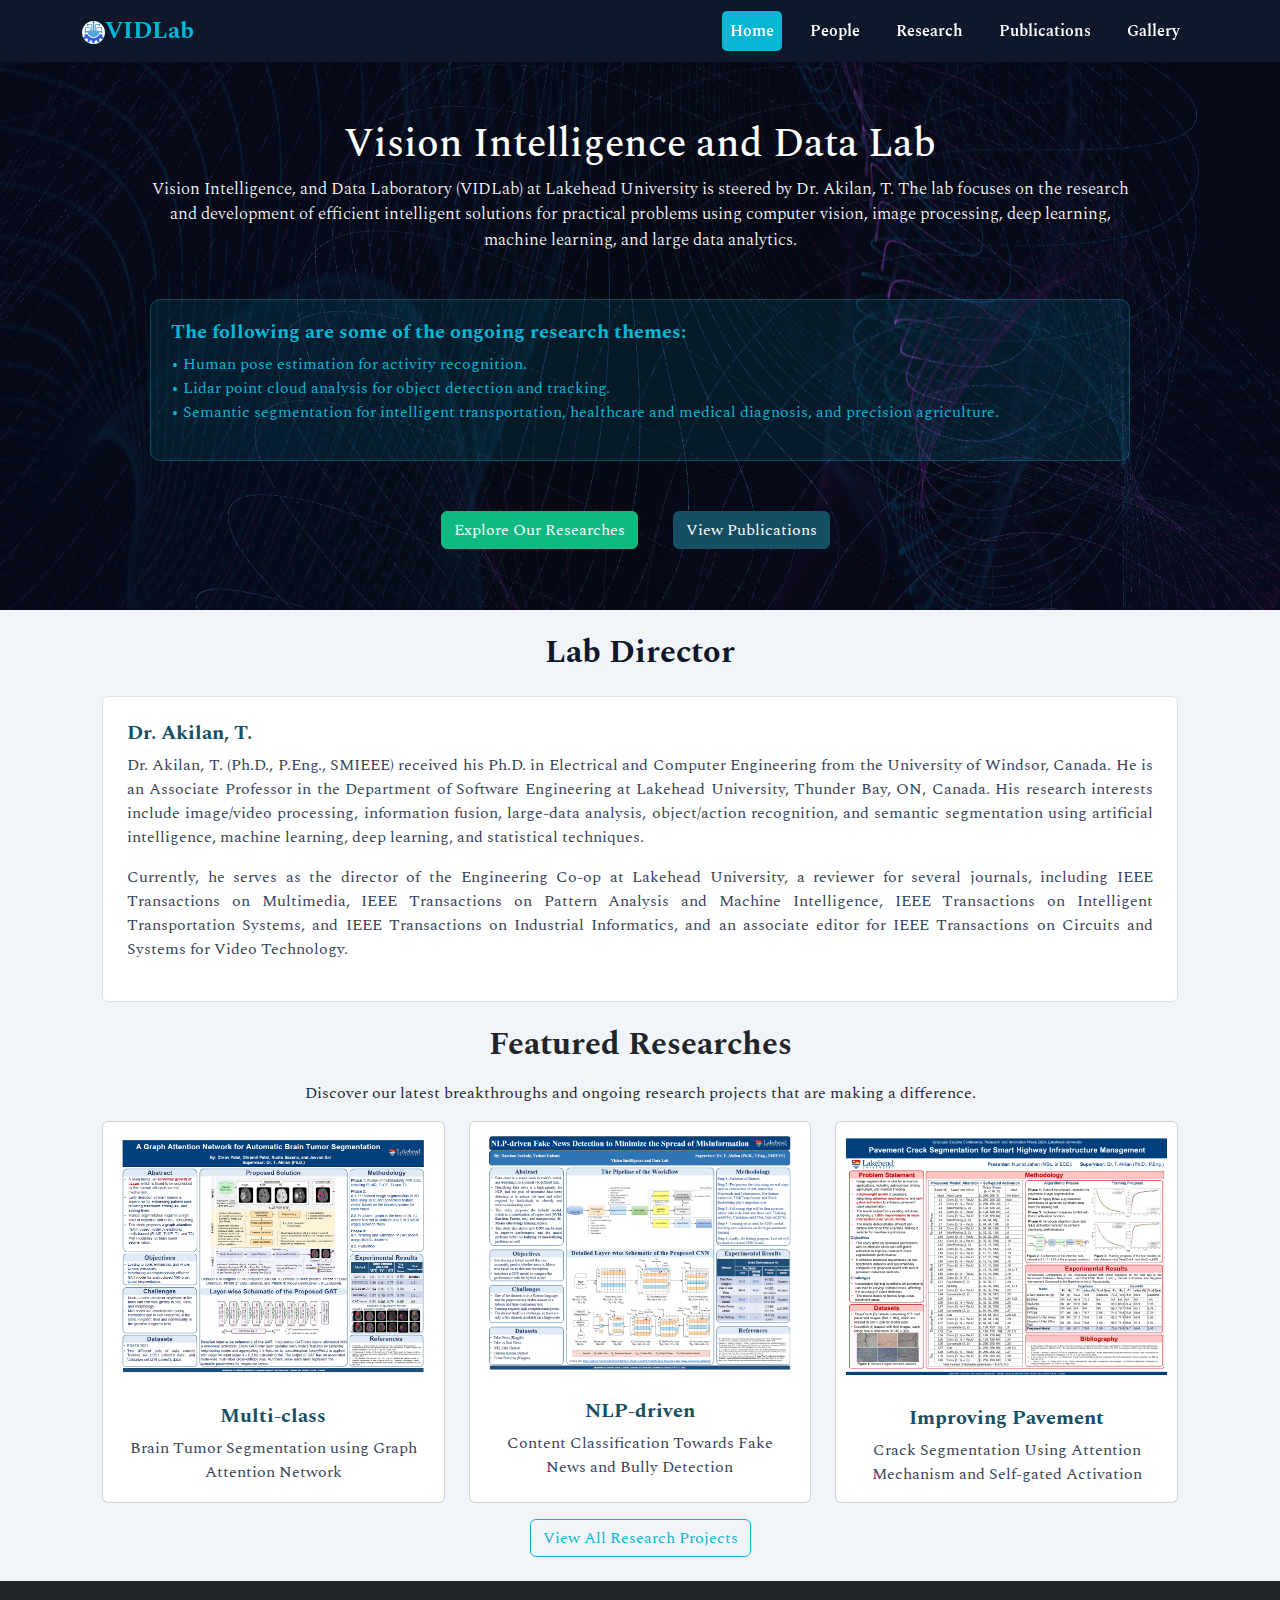
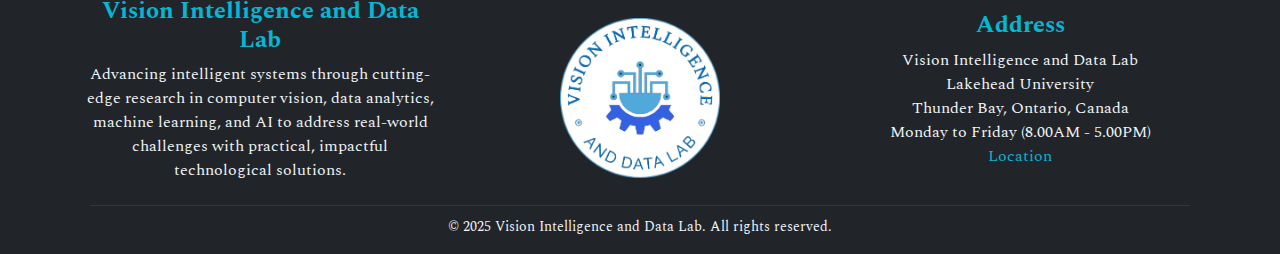
<file: vidlab-main/index.html>
<!DOCTYPE html>
<html lang="en">

<head>
  <meta charset="UTF-8" />
  <meta name="viewport" content="width=device-width, initial-scale=1.0" />
  <title>VIDLab</title>
  <link rel="icon" type="image/x-icon" href="assets/images/favicon.png">
  <link href="https://cdn.jsdelivr.net/npm/bootstrap@5.3.6/dist/css/bootstrap.min.css" rel="stylesheet">
  <link href="https://fonts.googleapis.com/css2?family=Merriweather:wght@300;400;700;900&display=swap" rel="stylesheet">
  <link href="https://fonts.googleapis.com/css2?family=Yrsa:ital,wght@0,300..700;1,300..700&display=swap"
    rel="stylesheet">
  <link
    href="https://fonts.googleapis.com/css2?family=Spectral:ital,wght@0,200;0,300;0,400;0,500;0,600;0,700;0,800;1,200;1,300;1,400;1,500;1,600;1,700;1,800&display=swap"
    rel="stylesheet">
  <link rel="stylesheet" href="assets/css/style.css">

</head>

<body class="zoom-bg">
  <!-- PAGE LOADER: runs until window.load, then disappears -->
  <div id="pageLoader">
    <div class="loader-bars">
      <span></span>
      <span></span>
      <span></span>
      <span></span>
      <span></span>
    </div>
  </div>

  <!-- Navigation -->
  <nav class="navbar navbar-expand-lg fixed-top shadow-sm">
    <div class="container">

      <div class="logo-container navbar-brand">
        <div class="logo-img-wrapper">
          <img src="assets/images/favicon.png" alt="Favicon" class="logo-img" style="width: 23px; height: 23px;">
        </div>
        <div class="logo-text-wrapper">
          <a href="index.html" class="logo-link">VIDLab</a>
        </div>
      </div>

      <!-- Bootstrap toggler (hidden on mobile) -->
      <button class="navbar-toggler" type="button" data-bs-toggle="collapse" data-bs-target="#navbarResponsive"
        aria-controls="navbarResponsive" aria-expanded="false" aria-label="Toggle navigation">
        <span class="navbar-toggler-icon"></span>
      </button>

      <!-- Custom hamburger menu (shown on mobile) -->
      <button class="custom-hamburger" id="customHamburger">
        <span></span>
        <span></span>
        <span></span>
      </button>

      <div class="collapse navbar-collapse" id="navbarResponsive">
        <ul class="navbar-nav ms-auto">
          <li class="nav-item"><a class="nav-link active" href="index.html">Home</a></li>
          <li class="nav-item"><a class="nav-link" href="people.html">People</a></li>
          <li class="nav-item"><a class="nav-link" href="researchs.html">Research</a></li>
          <li class="nav-item"><a class="nav-link" href="publications.html">Publications</a></li>
          <li class="nav-item"><a class="nav-link" href="gallery.html">Gallery</a></li>
        </ul>
      </div>
    </div>
  </nav>


  <!-- Overlay for mobile menu -->
  <div class="menu-overlay" id="menuOverlay"></div>

  <!-- Home Section -->
  <section id="home">
    <div class="container text-center">
      <h1>Vision Intelligence and Data Lab</h1>

      <!-- Desktop/full version -->
      <p class="lead d-none d-md-block">
        Vision Intelligence, and Data Laboratory (VIDLab) at Lakehead University is steered by Dr. Akilan, T. The lab
        focuses on the research and development of efficient intelligent solutions for practical problems using computer
        vision, image processing, deep learning, machine learning, and large data analytics.
      </p>

      <!-- Mobile/condensed version -->
      <p class="lead d-block d-md-none">
        VIDLab at Lakehead University, led by Dr. Akilan, develops intelligent solutions for real world problems using
        computer vision, deep learning, machine learning, and large scale data analytics in various application domains.
      </p>


      <!-- Desktop/full version -->
      <div class="theme-box d-none d-md-block">
        <h5><strong>The following are some of the ongoing research themes:</strong></h5>
        <ul class="list-unstyled">
          <li>&bull; Human pose estimation for activity recognition.</li>
          <li>&bull; Lidar point cloud analysis for object detection and tracking.</li>
          <li>&bull; Semantic segmentation for intelligent transportation, healthcare and medical diagnosis, and
            precision agriculture.</li>
        </ul>
      </div>

      <!-- Mobile/condensed version -->
      <div class="theme-box d-block d-md-none">
        <h5><strong>Ongoing Research Themes:</strong></h5>
        <ul class="list-unstyled">
          <li>&bull; Lidar-based object detection and tracking.</li>
          <li>&bull; Human pose estimation for activity analysis.</li>
          <li>&bull; Semantic segmentation in transportation, healthcare, and agriculture.</li>
        </ul>
      </div>

      <div class="d-flex justify-content-center flex-nowrap">
        <a href="researchs.html" class="btn btn-light btn-custom">Explore Our Researches</a>
        <a href="publications.html" class="btn btn-light btn-custom">View Publications</a>
      </div>
    </div>
  </section>

  <!-- Lab Director Section -->
  <section class="py-4">
    <div class="container lab-director div_items_max_width">
      <h2 class="fw-bold">Lab Director</h2>
      <div class="p-4 rounded border bg-white shadow-hover">
        <h5 class="fw-bold">Dr. Akilan, T.</h5>
        <p>Dr. Akilan, T. (Ph.D., P.Eng., SMIEEE) received his Ph.D. in Electrical and Computer Engineering from the
          University of Windsor, Canada. He is an Associate Professor in the Department of Software Engineering at
          Lakehead University, Thunder Bay, ON, Canada. His research interests include image/video processing,
          information fusion, large-data analysis, object/action recognition, and semantic segmentation using artificial
          intelligence, machine learning, deep learning, and statistical techniques.</p>
        <p>Currently, he serves as the director of the Engineering Co-op at Lakehead University, a reviewer for several
          journals, including IEEE Transactions on Multimedia, IEEE Transactions on Pattern Analysis and Machine
          Intelligence, IEEE Transactions on Intelligent Transportation Systems, and IEEE Transactions on Industrial
          Informatics, and an associate editor for IEEE Transactions on Circuits and Systems for Video Technology.</p>
      </div>
    </div>
  </section>

  <!-- Featured Research Section -->
  <section class="pb-4">
    <div class="mx-auto div_items_max_width">
      <div class="container text-center featured_researches">
        <h2 class="fw-bold mb-3">Featured Researches</h2>
        <p class="mb-3">Discover our latest breakthroughs and ongoing research projects that are making a difference.
        </p>
        <div class="row g-4">
          <div class="col-md-4">
            <div class="card card-hover h-100"
              onclick="location.href='https://ieeexplore.ieee.org/abstract/document/10270859';">
              <img
                src="assets/images/research_projects/a graph attention network for automatic brain tumar segmentation.png"
                class="card-img-top" alt="Research 1">
              <div class="card-body">
                <h5 class="card-title">Multi-class</h5>
                <p class="card-text">Brain Tumor Segmentation using Graph Attention Network</p>
              </div>
            </div>
          </div>
          <div class="col-md-4">
            <div class="card card-hover h-100"
              onclick="location.href='https://ieeexplore.ieee.org/abstract/document/10292460';">
              <img src="assets/images/research_projects/fake_news_poster.png" class="card-img-top" alt="Research 2">
              <div class="card-body">
                <h5 class="card-title">NLP-driven</h5>
                <p class="card-text">Content Classification Towards Fake News and Bully Detection</p>
              </div>
            </div>
          </div>
          <div class="col-md-4">
            <div class="card card-hover h-100"
              onclick="location.href='https://ieeexplore.ieee.org/abstract/document/10667187';">
              <img
                src="assets/images/research_projects/pavement crack segmentation for smart highway infrasturcture management.png"
                class="card-img-top" alt="Research 3">
              <div class="card-body">
                <h5 class="card-title">Improving Pavement</h5>
                <p class="card-text">Crack Segmentation Using Attention Mechanism and Self-gated
                  Activation</p>
              </div>
            </div>
          </div>
        </div>
        <div class="mt-3">
          <a href="researchs.html" class="btn btn-outline-secondary">View All Research Projects</a>
        </div>
      </div>
    </div>
  </section>

  <!-- Footer -->
  <footer class="bg-dark text-light pt-3 ">
    <div class="container">

      <!-- Desktop/tablet footer: visible from md and up -->
      <div class="row text-center footer_element_height d-none d-md-flex">
        <div class="col-md-4 d-flex flex-column align-items-center justify-content-center">
          <h6 class="fw-bold">Vision Intelligence and Data Lab</h6>
          <p>Advancing intelligent systems through cutting-edge research in computer vision, data analytics, machine
            learning, and AI to address real-world challenges with practical, impactful technological solutions.</p>
        </div>
        <div class="col-md-4 d-flex align-items-center justify-content-center">
          <img src="assets/images/lablogo.png" alt="Logo" class="img-fluid footer-logo">
        </div>
        <div class="col-md-4 d-flex flex-column align-items-center justify-content-center  text-center">
          <h6 class="fw-bold">Address</h6>
          <p>Vision Intelligence and Data Lab<br>
            Lakehead University<br>
            Thunder Bay, Ontario, Canada<br>
            Monday to Friday (8.00AM - 5.00PM)<br>
            <a href="https://www.google.com/maps/search/Lakehead+University,+Thunder+Bay,+Ontario,+Canada/@48.424393,-89.2591852,14z"
              class="text-info text-decoration-none">Location</a>
          </p>
        </div>
      </div>

      <!-- Mobile-only footer: visible below md -->
      <div class="row d-flex d-md-none text-center justify-content-center">
        <div class="col-12 d-flex flex-column align-items-center text-center">
          <h6 class="fw-bold">Vision Intelligence and Data Lab</h6>
          <p>
            Lakehead University<br>
            Thunder Bay, Ontario, Canada<br>
            Monday to Friday (8.00AM - 5.00PM)<br>
            <a href="https://www.google.com/maps/search/Lakehead+University,+Thunder+Bay,+Ontario,+Canada/@48.424393,-89.2591852,14z"
              class="text-info text-decoration-none">Location</a>
          </p>
        </div>
      </div>

      <hr class="border-secondary">
      <!-- Desktop/tablet footer: visible from md and up -->
      <div class="text-center pb-3 d-none d-md-block">
        <small>© 2025 Vision Intelligence and Data Lab. All rights reserved.</small>
      </div>

      <!-- Mobile-only footer: visible below md -->
      <div class="text-center pb-3 d-block d-md-none">
        <small>© 2025 VIDLab. All rights reserved.</small>
      </div>
    </div>
  </footer>

  <!-- Bootstrap JS -->
  <script src="https://cdn.jsdelivr.net/npm/bootstrap@5.3.6/dist/js/bootstrap.bundle.min.js"></script>
  <script src="assets/js/script.js"></script>

</body>

</html>
</file>
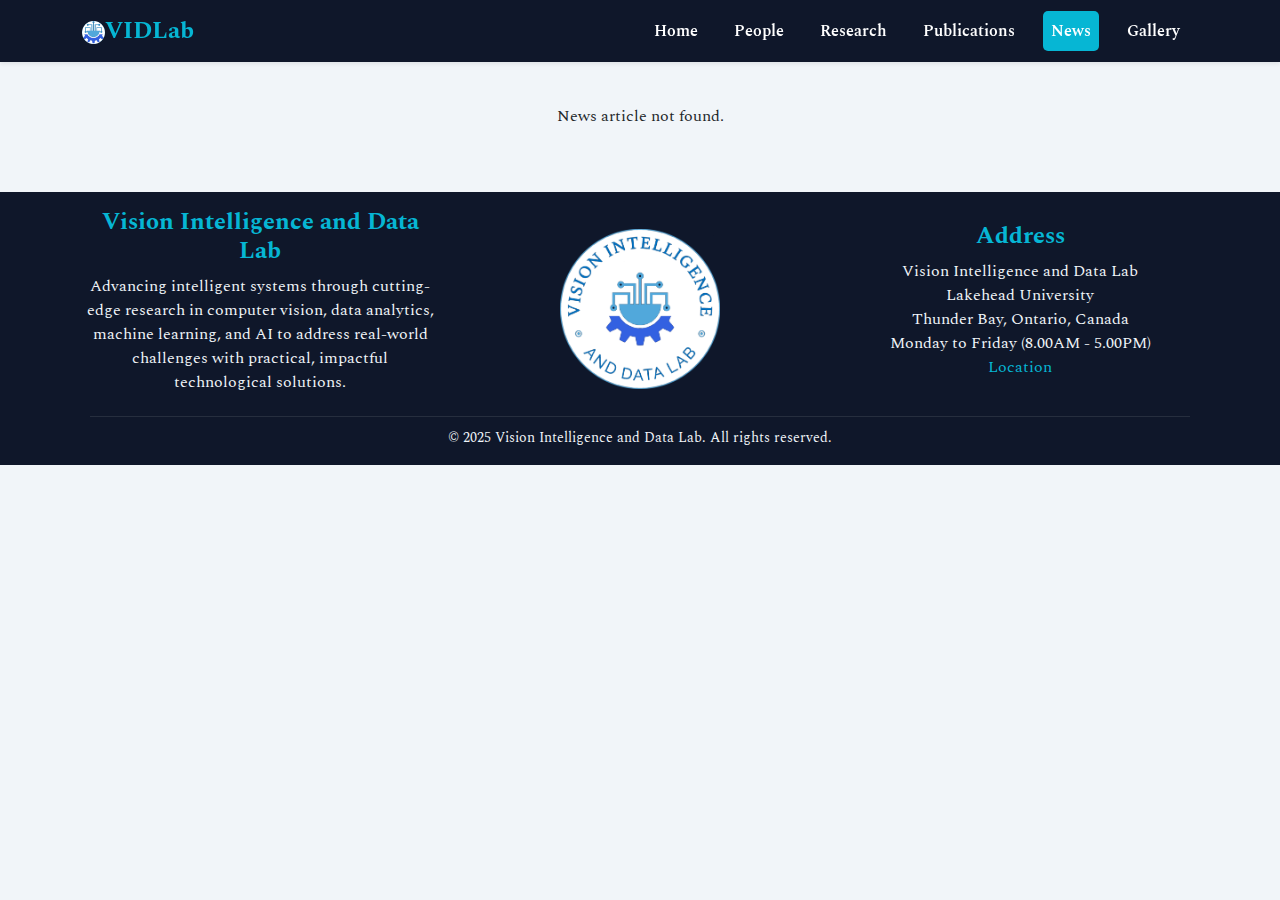
<file: news_details.html>
<!DOCTYPE html>
<html lang="en">

<head>
  <meta charset="UTF-8" />
  <meta name="viewport" content="width=device-width, initial-scale=1.0" />
  <title>News Details</title>
  <link rel="icon" type="image/x-icon" href="assets/images/favicon.png">
  <link href="https://cdn.jsdelivr.net/npm/bootstrap@5.3.6/dist/css/bootstrap.min.css" rel="stylesheet">
  <link
    href="https://fonts.googleapis.com/css2?family=Spectral:ital,wght@0,200;0,300;0,400;0,500;0,600;0,700;0,800;1,200;1,300;1,400;1,500;1,600;1,700;1,800&display=swap"
    rel="stylesheet">
  <link href="https://cdnjs.cloudflare.com/ajax/libs/font-awesome/6.7.2/css/all.min.css" rel="stylesheet">
  <link rel="stylesheet" href="assets/css/style.css">
</head>

<body class="all-class-padding">
  <!-- PAGE LOADER -->
  <div id="pageLoader">
    <div class="loader-bars">
      <span></span><span></span><span></span><span></span><span></span>
    </div>
  </div>

  <!-- Navigation -->
  <nav class="navbar navbar-expand-lg fixed-top shadow-sm">
    <div class="container">
      <div class="logo-container navbar-brand">
        <div class="logo-img-wrapper">
          <img src="assets/images/favicon.png" alt="Favicon" class="logo-img" style="width:23px;height:23px;">
        </div>
        <div class="logo-text-wrapper">
          <a href="index.html" class="logo-link">VIDLab</a>
        </div>
      </div>
      <button class="navbar-toggler" type="button" data-bs-toggle="collapse" data-bs-target="#navbarResponsive"
        aria-controls="navbarResponsive" aria-expanded="false" aria-label="Toggle navigation">
        <span class="navbar-toggler-icon"></span>
      </button>
      <button class="custom-hamburger" id="customHamburger">
        <span></span><span></span><span></span>
      </button>
      <div class="collapse navbar-collapse" id="navbarResponsive">
        <ul class="navbar-nav ms-auto">
          <li class="nav-item"><a class="nav-link" href="index.html">Home</a></li>
          <li class="nav-item"><a class="nav-link" href="people.html">People</a></li>
          <li class="nav-item"><a class="nav-link" href="researchs.html">Research</a></li>
          <li class="nav-item"><a class="nav-link" href="publications.html">Publications</a></li>
          <li class="nav-item"><a class="nav-link active" href="news.html">News</a></li>
          <li class="nav-item"><a class="nav-link" href="gallery.html">Gallery</a></li>
        </ul>
      </div>
    </div>
  </nav>

  <!-- Overlay for mobile -->
  <div class="menu-overlay" id="menuOverlay"></div>

  <!-- News Details Content -->
  <section class="py-5">
    <div class="container div_items_max_width" id="newsDetailsContainer">
      <!-- JS will inject the news details here -->
      <div class="text-center">Loading news details...</div>
    </div>
  </section>

  <!-- Footer -->
  <footer class="text-light pt-3">
    <div class="container">
      <div class="row text-center footer_element_height d-none d-md-flex">
        <div class="col-md-4 d-flex flex-column align-items-center justify-content-center">
          <h6 class="fw-bold">Vision Intelligence and Data Lab</h6>
          <p>Advancing intelligent systems through cutting-edge research in computer vision, data analytics, machine
            learning, and AI to address real-world challenges with practical, impactful technological solutions.</p>
        </div>
        <div class="col-md-4 d-flex align-items-center justify-content-center">
          <img src="assets/images/lablogo.png" alt="Logo" class="img-fluid footer-logo">
        </div>
        <div class="col-md-4 d-flex flex-column align-items-center justify-content-center text-center">
          <h6 class="fw-bold">Address</h6>
          <p>Vision Intelligence and Data Lab<br>
            Lakehead University<br>
            Thunder Bay, Ontario, Canada<br>
            Monday to Friday (8.00AM - 5.00PM)<br>
            <a href="https://www.google.com/maps/search/Lakehead+University,+Thunder+Bay,+Ontario,+Canada/@48.424393,-89.2591852,14z"
              class="text-info text-decoration-none">Location</a>
          </p>
        </div>
      </div>
      <div class="row d-flex d-md-none text-center justify-content-center">
        <div class="col-12 d-flex flex-column align-items-center text-center">
          <h6 class="fw-bold">Vision Intelligence and Data Lab</h6>
          <p>Lakehead University<br>Thunder Bay, Ontario, Canada<br>
            Monday to Friday (8.00AM - 5.00PM)<br>
            <a href="https://www.google.com/maps/search/Lakehead+University,+Thunder+Bay,+Ontario,+Canada/@48.424393,-89.2591852,14z"
              class="text-info text-decoration-none">Location</a>
          </p>
        </div>
      </div>
      <hr class="border-secondary">
      <div class="text-center pb-3 d-none d-md-block">
        <small>© 2025 Vision Intelligence and Data Lab. All rights reserved.</small>
      </div>
      <div class="text-center pb-3 d-block d-md-none">
        <small>© 2025 VIDLab. All rights reserved.</small>
      </div>
    </div>
  </footer>

  <!-- Scripts -->
  <script src="https://cdn.jsdelivr.net/npm/bootstrap@5.3.6/dist/js/bootstrap.bundle.min.js"></script>
  <script src="assets/js/script.js"></script>
  <script src="assets/js/news.js"></script>
</body>
</html>
</file>
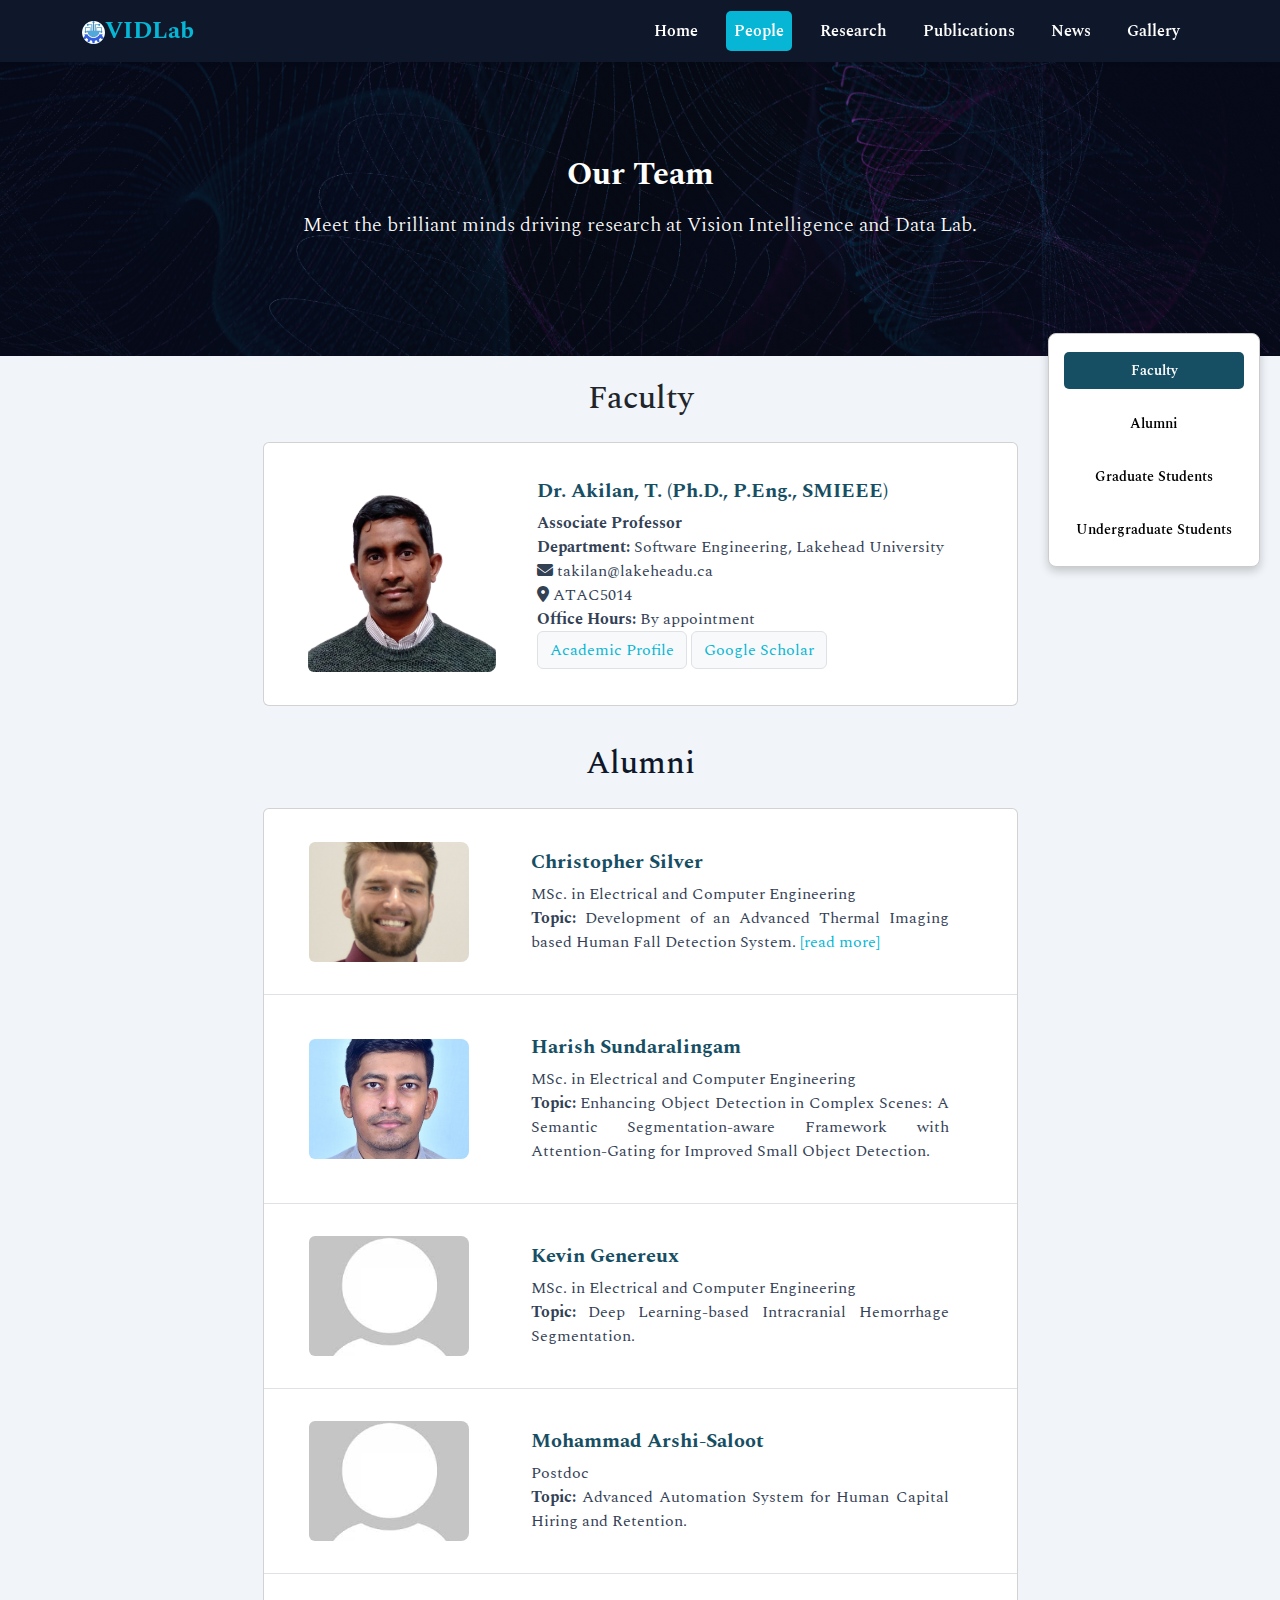
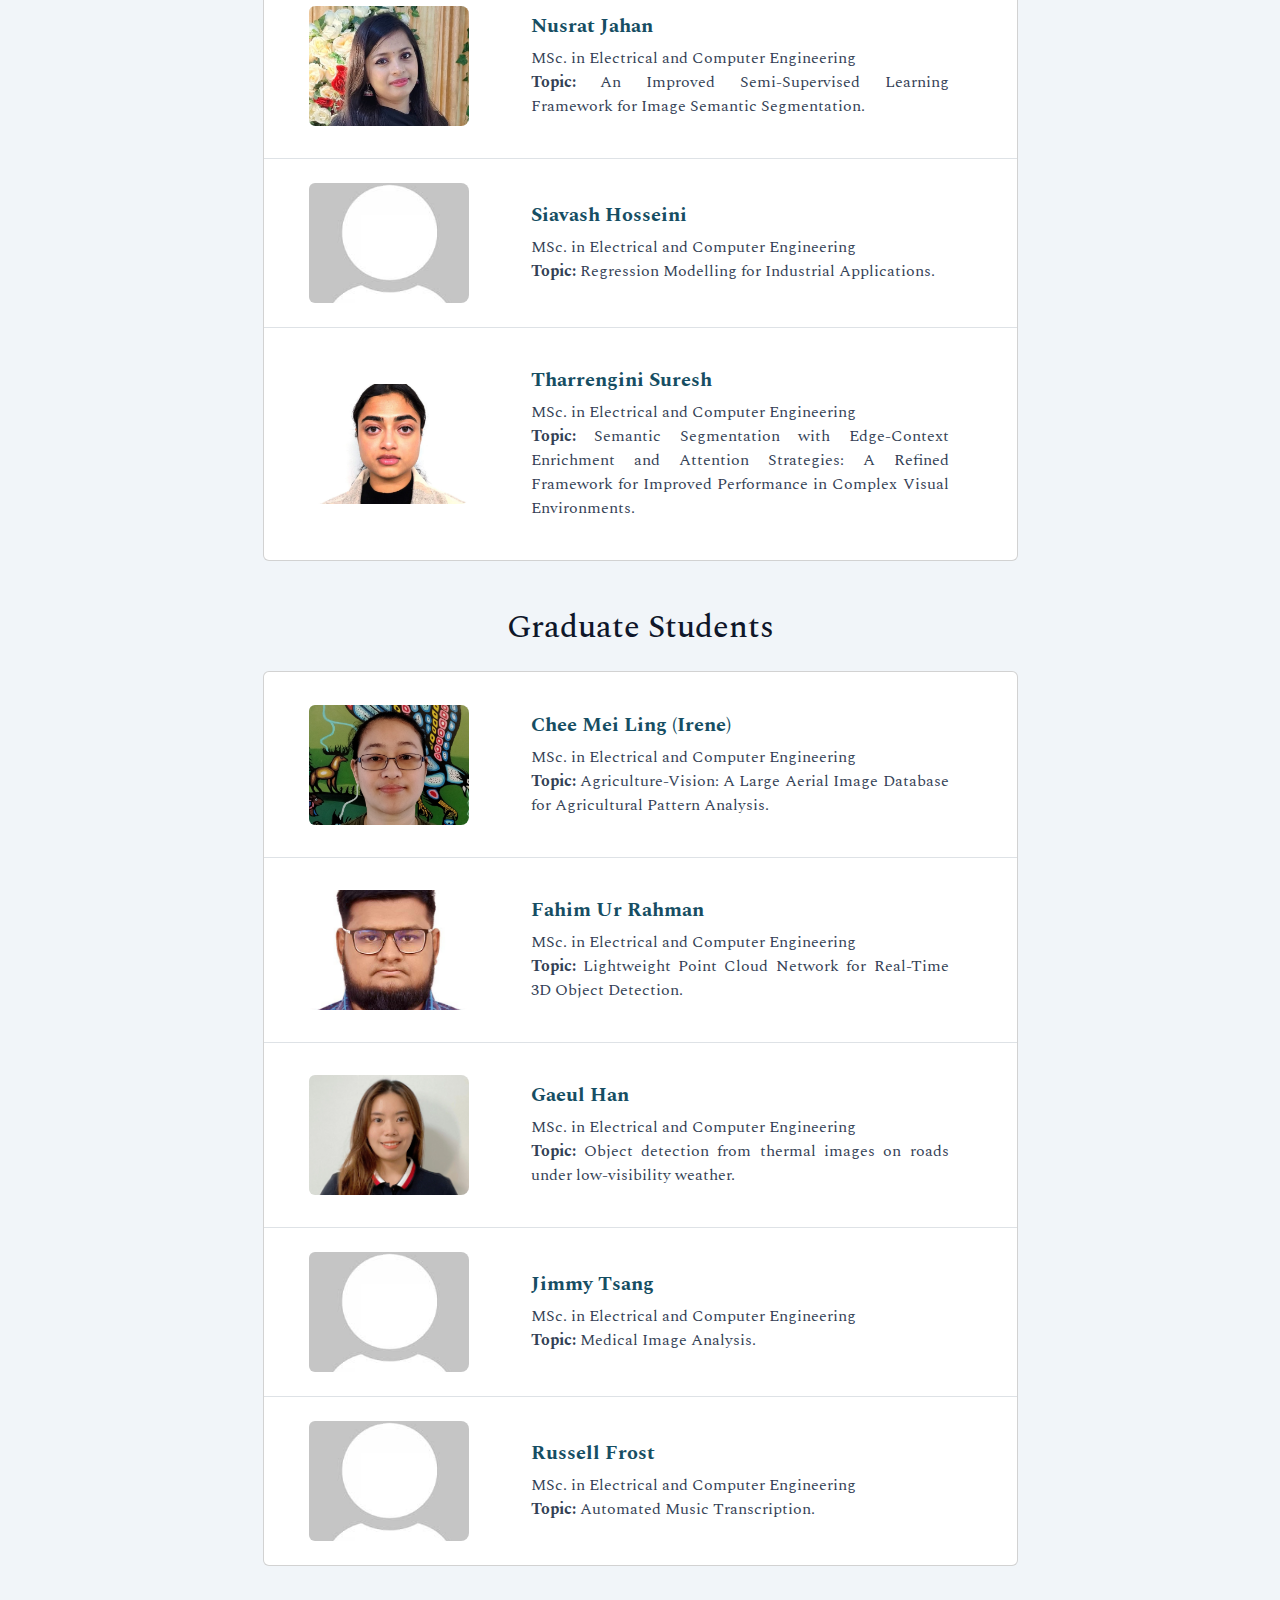
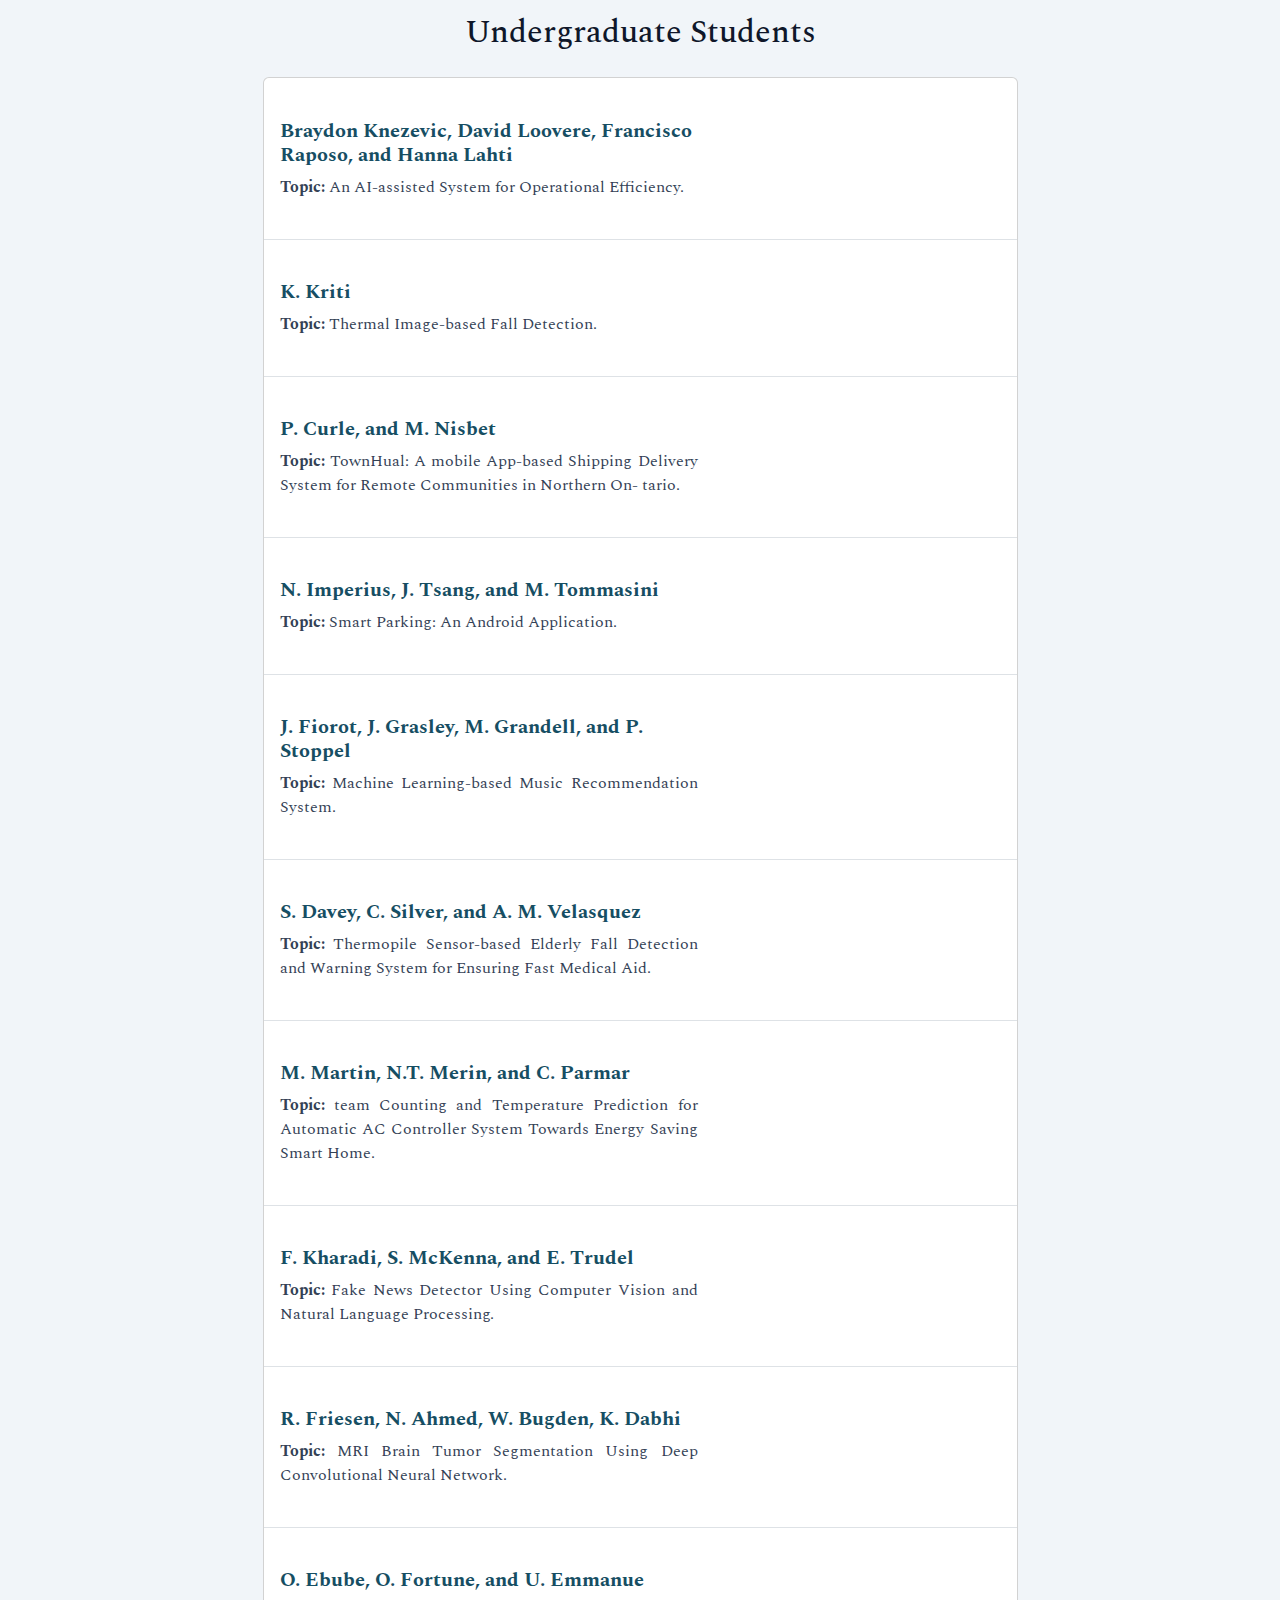
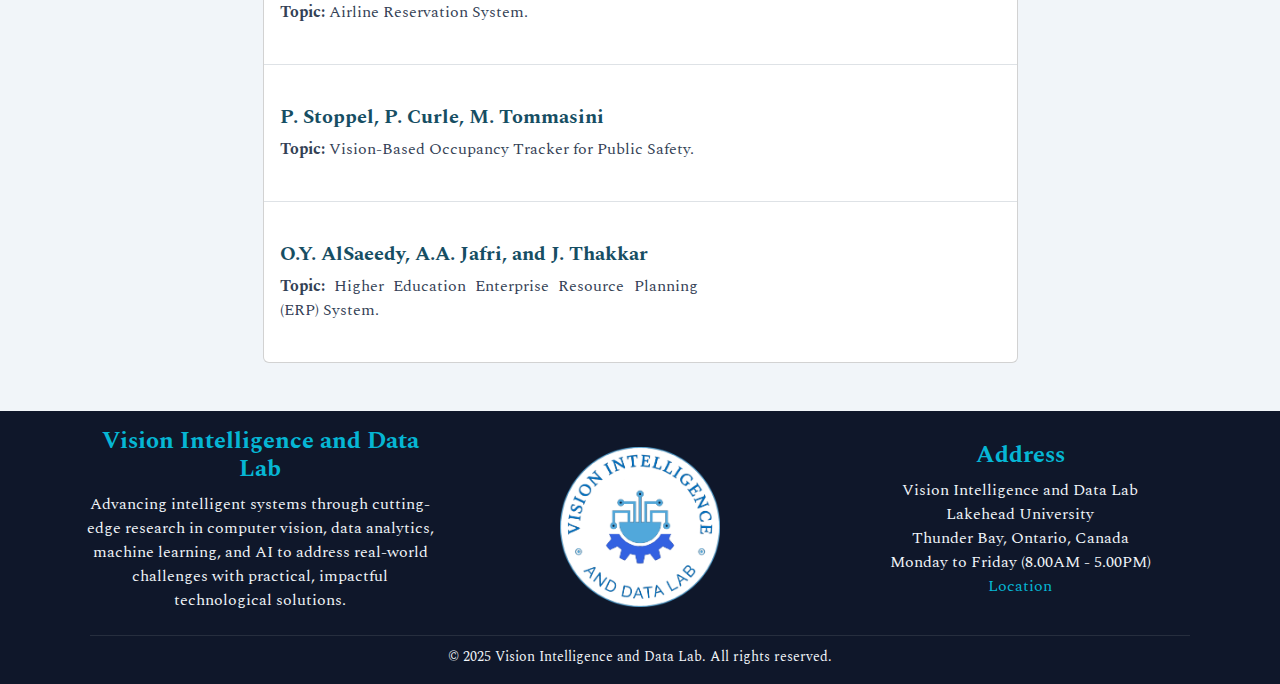
<file: people.html>
<!DOCTYPE html>
<html lang="en">

<head>
  <meta charset="UTF-8" />
  <meta name="viewport" content="width=device-width, initial-scale=1.0" />
  <title>Team</title>
  <link rel="icon" type="image/x-icon" href="assets/images/favicon.png">
  <link href="https://cdn.jsdelivr.net/npm/bootstrap@5.3.6/dist/css/bootstrap.min.css" rel="stylesheet">
  <link
    href="https://fonts.googleapis.com/css2?family=Spectral:ital,wght@0,200;0,300;0,400;0,500;0,600;0,700;0,800;1,200;1,300;1,400;1,500;1,600;1,700;1,800&display=swap"
    rel="stylesheet">
  <link rel="stylesheet" href="https://cdnjs.cloudflare.com/ajax/libs/font-awesome/6.7.2/css/all.min.css">
  <link rel="stylesheet" href="assets/css/style.css">
</head>

<body class="all-class-padding">
  <!-- PAGE LOADER: runs until window.load, then disappears -->
  <div id="pageLoader">
    <div class="loader-bars">
      <span></span>
      <span></span>
      <span></span>
      <span></span>
      <span></span>
    </div>
  </div>

  <!-- Navigation -->
  <nav class="navbar navbar-expand-lg fixed-top shadow-sm">
    <div class="container">

      <div class="logo-container navbar-brand">
        <div class="logo-img-wrapper">
          <img src="assets/images/favicon.png" alt="Favicon" class="logo-img" style="width: 23px; height: 23px;">
        </div>
        <div class="logo-text-wrapper">
          <a href="index.html" class="logo-link">VIDLab</a>
        </div>
      </div>

      <!-- Bootstrap toggler (hidden on mobile) -->
      <button class="navbar-toggler" type="button" data-bs-toggle="collapse" data-bs-target="#navbarResponsive"
        aria-controls="navbarResponsive" aria-expanded="false" aria-label="Toggle navigation">
        <span class="navbar-toggler-icon"></span>
      </button>

      <!-- Custom hamburger menu (shown on mobile) -->
      <button class="custom-hamburger" id="customHamburger">
        <span></span>
        <span></span>
        <span></span>
      </button>

      <div class="collapse navbar-collapse" id="navbarResponsive">
        <ul class="navbar-nav ms-auto">
          <li class="nav-item"><a class="nav-link" href="index.html">Home</a></li>
          <li class="nav-item"><a class="nav-link active" href="people.html">People</a></li>
          <li class="nav-item"><a class="nav-link" href="researchs.html">Research</a></li>
          <li class="nav-item"><a class="nav-link" href="publications.html">Publications</a></li>
          <li class="nav-item"><a class="nav-link" href="news.html">News</a></li>
          <li class="nav-item"><a class="nav-link" href="gallery.html">Gallery</a></li>
        </ul>
      </div>
    </div>
  </nav>


  <!-- Overlay for mobile menu -->
  <div class="menu-overlay" id="menuOverlay"></div>

  <!-- Header -->
  <section class="py-5 text-center all-header-main">
    <div class="container">
      <h2 class="fw-bold mb-3">Our Team</h2>
      <p class="lead">Meet the brilliant minds driving research at Vision Intelligence and Data Lab.</p>
    </div>
  </section>


  <!-- Floating Nav -->
  <!-- Desktop Filter Bar (only shows on Desktop) -->
  <div id="floating-nav" class="floating-nav text-center d-none d-md-flex">
    <a href="#faculty" class="nav-link active">Faculty</a>
    <a href="#alumni" class="nav-link">Alumni</a>
    <a href="#graduate" class="nav-link">Graduate Students</a>
    <a href="#undergraduate" class="nav-link">Undergraduate Students</a>
  </div>

  <!-- Mobile Filter Bar (only shows on mobile) -->
  <div class="mobile-filter-bar d-flex d-md-none">
    <div class="mobile-filter-tabs">
      <button class="mobile-filter-btn active" data-filter="faculty">Faculty</button>
      <button class="mobile-filter-btn" data-filter="alumni">Alumni</button>
      <button class="mobile-filter-btn" data-filter="graduate">Graduate Students</button>
      <button class="mobile-filter-btn" data-filter="undergraduate">Undergraduate Students</button>
    </div>
  </div>

  <!-- Faculty -->
  <section id="faculty" class="container py-4">
    <h2 class="text-center mb-4">Faculty</h2>
    <div class="row justify-content-center">
      <div class="card card-hover shadow-hover">
        <div class="row g-0">
          <div class="col-md-4 d-flex align-items-center justify-content-center">
            <img src="assets/images/team/akilan_pp_w_bg.png" class="img-fluid rounded-start" alt="Faculty">
          </div>
          <div class="col-md-8">
            <div class="card-body">
              <h5 class="card-title">Dr. Akilan, T. (Ph.D., P.Eng., SMIEEE)</h5>
              <p class="card-text">
                <strong>Associate Professor</strong><br>
                <strong>Department:</strong> Software Engineering, Lakehead University<br>
                <i class="fa-solid fa-envelope"></i> takilan@lakeheadu.ca<br>
                <i class="fa-solid fa-location-dot"></i> ATAC5014<br>
                <strong>Office Hours:</strong> By appointment<br>
                <a href="https://www.lakeheadu.ca/users/A/takilan"
                  class="text-info text-decoration-none btn btn-light border">Academic Profile</a>
                <a href="https://scholar.google.ca/citations?hl=en&user=d7VHPp4AAAAJ"
                  class="text-info text-decoration-none btn btn-light border">Google Scholar</a>
              </p>
            </div>
          </div>
        </div>
      </div>
    </div>
  </section>

  <!-- Alumni -->
  <section id="alumni" class="students-info-section container pb-5">
    <h2 class="text-center mb-4">Alumni</h2>

    <!-- Alumni Card -->
    <div class="card card-hover shadow-hover students-info-section-card">
      <div class="row g-0 mb-4 pb-4 border-bottom students-info-first-card">
        <div class="col-md-4 d-flex align-items-center justify-content-center">
          <img src="assets/images/team/Christ Silver.png" class="img-fluid rounded-start" alt="Christopher Silver">
        </div>
        <div class="col-md-8">
          <div class="card-body">
            <h5 class="card-title">Christopher Silver</h5>
            <p class="card-text">
              <b></b>MSc. in Electrical and Computer Engineering<br>
              <strong>Topic:</strong> Development of an Advanced Thermal Imaging based Human Fall Detection System.
              <a href="https://www.lakeheadu.ca/alumni/journey/magazine/winter-2024/articles/node/202470"
                class="text-info text-decoration-none">[read more]</a>
            </p>
          </div>
        </div>
      </div>

      <div class="row g-0 mb-4 pb-4 border-bottom">
        <div class="col-md-4 d-flex align-items-center justify-content-center">
          <img src="assets/images/team/Harish Sundaralingam2.jpg" class="img-fluid rounded-start"
            alt="Christopher Silver">
        </div>
        <div class="col-md-8">
          <div class="card-body">
            <h5 class="card-title">Harish Sundaralingam</h5>
            <p class="card-text">
              MSc. in Electrical and Computer Engineering<br>
              <strong>Topic:</strong> Enhancing Object Detection in Complex Scenes: A Semantic Segmentation-aware
              Framework with Attention-Gating for Improved Small Object Detection.
            </p>
          </div>
        </div>
      </div>

      <div class="row g-0 mb-4 pb-4 border-bottom">
        <div class="col-md-4 d-flex align-items-center justify-content-center">
          <img src="assets/images/team/dummy DP.jpg" class="img-fluid rounded-start" alt="Christopher Silver">
        </div>
        <div class="col-md-8">
          <div class="card-body">
            <h5 class="card-title">Kevin Genereux</h5>
            <p class="card-text">
              MSc. in Electrical and Computer Engineering<br>
              <strong>Topic:</strong> Deep Learning-based Intracranial Hemorrhage Segmentation.
            </p>
          </div>
        </div>
      </div>

      <div class="row g-0 mb-4 pb-4 border-bottom">
        <div class="col-md-4 d-flex align-items-center justify-content-center">
          <img src="assets/images/team/dummy DP.jpg" class="img-fluid rounded-start" alt="Christopher Silver">
        </div>
        <div class="col-md-8">
          <div class="card-body">
            <h5 class="card-title">Mohammad Arshi-Saloot</h5>
            <p class="card-text">
              Postdoc<br>
              <strong>Topic:</strong> Advanced Automation System for Human Capital Hiring and Retention.
            </p>
          </div>
        </div>
      </div>

      <div class="row g-0 mb-4 pb-4 border-bottom">
        <div class="col-md-4 d-flex align-items-center justify-content-center">
          <img src="assets/images/team/Nusrat Jahan2.jpg" class="img-fluid rounded-start" alt="Christopher Silver">
        </div>
        <div class="col-md-8">
          <div class="card-body">
            <h5 class="card-title">Nusrat Jahan</h5>
            <p class="card-text">
              MSc. in Electrical and Computer Engineering<br>
              <strong>Topic:</strong> An Improved Semi-Supervised Learning Framework for Image Semantic Segmentation.
            </p>
          </div>
        </div>
      </div>

      <div class="row g-0 mb-4 pb-4 border-bottom">
        <div class="col-md-4 d-flex align-items-center justify-content-center">
          <img src="assets/images/team/dummy DP.jpg" class="img-fluid rounded-start" alt="Christopher Silver">
        </div>
        <div class="col-md-8">
          <div class="card-body">
            <h5 class="card-title">Siavash Hosseini</h5>
            <p class="card-text">
              MSc. in Electrical and Computer Engineering<br>
              <strong>Topic:</strong> Regression Modelling for Industrial Applications.
            </p>
          </div>
        </div>
      </div>

      <div class="row g-0 mb-4">
        <div class="col-md-4 d-flex align-items-center justify-content-center">
          <img src="assets/images/team/Tharrengini Suresh.jpg" class="img-fluid rounded-start" alt="Christopher Silver">
        </div>
        <div class="col-md-8">
          <div class="card-body">
            <h5 class="card-title">Tharrengini Suresh</h5>
            <p class="card-text">
              MSc. in Electrical and Computer Engineering<br>
              <strong>Topic:</strong> Semantic Segmentation with Edge-Context Enrichment and Attention Strategies: A
              Refined Framework for Improved Performance in Complex Visual Environments.
            </p>
          </div>
        </div>
      </div>

  </section>

  <!-- Graduate Students -->
  <section id="graduate" class="students-info-section container pb-5">
    <h2 class="text-center mb-4">Graduate Students</h2>
    <div class="card card-hover shadow-hover students-info-section-card">

      <div class="row g-0 mb-4 pb-4 border-bottom students-info-first-card">
        <div class="col-md-4 d-flex align-items-center justify-content-center">
          <img src="assets/images/team/Chee Mei Ling.jpg" class="img-fluid rounded-start" alt="Christopher Silver">
        </div>
        <div class="col-md-8">
          <div class="card-body">
            <h5 class="card-title">Chee Mei Ling (Irene)</h5>
            <p class="card-text">
              <b></b>MSc. in Electrical and Computer Engineering<br>
              <strong>Topic:</strong> Agriculture-Vision: A Large Aerial Image Database for Agricultural Pattern
              Analysis.
            </p>
          </div>
        </div>
      </div>

      <div class="row g-0 mb-4 pb-4 border-bottom">
        <div class="col-md-4 d-flex align-items-center justify-content-center">
          <img src="assets/images/team/Fahim Ur Rahman.jpg" class="img-fluid rounded-start" alt="Christopher Silver">
        </div>
        <div class="col-md-8">
          <div class="card-body">
            <h5 class="card-title">Fahim Ur Rahman</h5>
            <p class="card-text">
              <b></b>MSc. in Electrical and Computer Engineering<br>
              <strong>Topic:</strong> Lightweight Point Cloud Network for Real-Time 3D Object Detection.
            </p>
          </div>
        </div>
      </div>

      <div class="row g-0 mb-4 pb-4 border-bottom">
        <div class="col-md-4 d-flex align-items-center justify-content-center">
          <img src="assets/images/team/Gaeul Han.jpg" class="img-fluid rounded-start" alt="Christopher Silver">
        </div>
        <div class="col-md-8">
          <div class="card-body">
            <h5 class="card-title">Gaeul Han</h5>
            <p class="card-text">
              <b></b>MSc. in Electrical and Computer Engineering<br>
              <strong>Topic:</strong> Object detection from thermal images on roads under low-visibility weather.
            </p>
          </div>
        </div>
      </div>

      <div class="row g-0 mb-4 pb-4 border-bottom">
        <div class="col-md-4 d-flex align-items-center justify-content-center">
          <img src="assets/images/team/dummy DP.jpg" class="img-fluid rounded-start" alt="Christopher Silver">
        </div>
        <div class="col-md-8">
          <div class="card-body">
            <h5 class="card-title">Jimmy Tsang</h5>
            <p class="card-text">
              <b></b>MSc. in Electrical and Computer Engineering<br>
              <strong>Topic:</strong> Medical Image Analysis.
            </p>
          </div>
        </div>
      </div>

      <div class="row g-0 mb-4">
        <div class="col-md-4 d-flex align-items-center justify-content-center">
          <img src="assets/images/team/dummy DP.jpg" class="img-fluid rounded-start" alt="Christopher Silver">
        </div>
        <div class="col-md-8">
          <div class="card-body">
            <h5 class="card-title">Russell Frost</h5>
            <p class="card-text">
              <b></b>MSc. in Electrical and Computer Engineering<br>
              <strong>Topic:</strong> Automated Music Transcription.
            </p>
          </div>
        </div>
      </div>
    </div>
  </section>

  <!-- Undergraduate Students -->
  <section id="undergraduate" class="students-info-section container pb-5">
    <h2 class="text-center mb-4">Undergraduate Students</h2>
    <div class="card card-hover shadow-hover students-info-section-card">
      <div class="row g-0 mb-4 pb-4 border-bottom students-info-first-card">
        <div class="col-md-8">
          <div class="card-body">
            <h5 class="card-title">Braydon Knezevic, David Loovere, Francisco Raposo, and Hanna Lahti</h5>
            <p class="card-text">
              <strong>Topic:</strong> An AI-assisted System for Operational Efficiency.
            </p>
          </div>
        </div>
      </div>

      <div class="row g-0 mb-4 pb-4 border-bottom">
        <div class="col-md-8">
          <div class="card-body">
            <h5 class="card-title">K. Kriti</h5>
            <p class="card-text">
              <strong>Topic:</strong> Thermal Image-based Fall Detection.
            </p>
          </div>
        </div>
      </div>

      <div class="row g-0 mb-4 pb-4 border-bottom">
        <div class="col-md-8">
          <div class="card-body">
            <h5 class="card-title">P. Curle, and M. Nisbet</h5>
            <p class="card-text">
              <strong>Topic:</strong> TownHual: A mobile App-based Shipping Delivery System for Remote Communities in
              Northern On- tario.
            </p>
          </div>
        </div>
      </div>

      <div class="row g-0 mb-4 pb-4 border-bottom">
        <div class="col-md-8">
          <div class="card-body">
            <h5 class="card-title">N. Imperius, J. Tsang, and M. Tommasini</h5>
            <p class="card-text">
              <strong>Topic:</strong> Smart Parking: An Android Application.
            </p>
          </div>
        </div>
      </div>

      <div class="row g-0 mb-4 pb-4 border-bottom">
        <div class="col-md-8">
          <div class="card-body">
            <h5 class="card-title">J. Fiorot, J. Grasley, M. Grandell, and P. Stoppel</h5>
            <p class="card-text">
              <strong>Topic:</strong> Machine Learning-based Music Recommendation System.
            </p>
          </div>
        </div>
      </div>

      <div class="row g-0 mb-4 pb-4 border-bottom">
        <div class="col-md-8">
          <div class="card-body">
            <h5 class="card-title">S. Davey, C. Silver, and A. M. Velasquez</h5>
            <p class="card-text">
              <strong>Topic:</strong> Thermopile Sensor-based Elderly Fall Detection and Warning System for Ensuring
              Fast Medical Aid.
            </p>
          </div>
        </div>
      </div>

      <div class="row g-0 mb-4 pb-4 border-bottom">
        <div class="col-md-8">
          <div class="card-body">
            <h5 class="card-title">M. Martin, N.T. Merin, and C. Parmar</h5>
            <p class="card-text">
              <strong>Topic:</strong> team Counting and Temperature Prediction for Automatic AC Controller System
              Towards Energy Saving Smart Home.
            </p>
          </div>
        </div>
      </div>

      <div class="row g-0 mb-4 pb-4 border-bottom">
        <div class="col-md-8">
          <div class="card-body">
            <h5 class="card-title">F. Kharadi, S. McKenna, and E. Trudel</h5>
            <p class="card-text">
              <strong>Topic:</strong> Fake News Detector Using Computer Vision and Natural Language Processing.
            </p>
          </div>
        </div>
      </div>

      <div class="row g-0 mb-4 pb-4 border-bottom">
        <div class="col-md-8">
          <div class="card-body">
            <h5 class="card-title">R. Friesen, N. Ahmed, W. Bugden, K. Dabhi</h5>
            <p class="card-text">
              <strong>Topic:</strong> MRI Brain Tumor Segmentation Using Deep Convolutional Neural Network.
            </p>
          </div>
        </div>
      </div>

      <div class="row g-0 mb-4 pb-4 border-bottom">
        <div class="col-md-8">
          <div class="card-body">
            <h5 class="card-title">O. Ebube, O. Fortune, and U. Emmanue</h5>
            <p class="card-text">
              <strong>Topic:</strong> Airline Reservation System.
            </p>
          </div>
        </div>
      </div>

      <div class="row g-0 mb-4 pb-4 border-bottom">
        <div class="col-md-8">
          <div class="card-body">
            <h5 class="card-title">P. Stoppel, P. Curle, M. Tommasini</h5>
            <p class="card-text">
              <strong>Topic:</strong> Vision-Based Occupancy Tracker for Public Safety.
            </p>
          </div>
        </div>
      </div>

      <div class="row g-0 mb-4">
        <div class="col-md-8">
          <div class="card-body">
            <h5 class="card-title">O.Y. AlSaeedy, A.A. Jafri, and J. Thakkar</h5>
            <p class="card-text">
              <strong>Topic:</strong> Higher Education Enterprise Resource Planning (ERP) System.
            </p>
          </div>
        </div>
      </div>
    </div>
  </section>


  <!-- Footer -->
  <footer class="text-light pt-3 ">
    <div class="container">

      <!-- Desktop/tablet footer: visible from md and up -->
      <div class="row text-center footer_element_height d-none d-md-flex">
        <div class="col-md-4 d-flex flex-column align-items-center justify-content-center">
          <h6 class="fw-bold">Vision Intelligence and Data Lab</h6>
          <p>Advancing intelligent systems through cutting-edge research in computer vision, data analytics, machine
            learning, and AI to address real-world challenges with practical, impactful technological solutions.</p>
        </div>
        <div class="col-md-4 d-flex align-items-center justify-content-center">
          <img src="assets/images/lablogo.png" alt="Logo" class="img-fluid footer-logo">
        </div>
        <div class="col-md-4 d-flex flex-column align-items-center justify-content-center  text-center">
          <h6 class="fw-bold">Address</h6>
          <p>Vision Intelligence and Data Lab<br>
            Lakehead University<br>
            Thunder Bay, Ontario, Canada<br>
            Monday to Friday (8.00AM - 5.00PM)<br>
            <a href="https://www.google.com/maps/search/Lakehead+University,+Thunder+Bay,+Ontario,+Canada/@48.424393,-89.2591852,14z"
              class="text-info text-decoration-none">Location</a>
          </p>
        </div>
      </div>

      <!-- Mobile-only footer: visible below md -->
      <div class="row text-center justify-content-center d-flex d-md-none">
        <div class="col-12 d-flex flex-column align-items-center text-center">
          <h6 class="fw-bold">Vision Intelligence and Data Lab</h6>
          <p>
            Lakehead University<br>
            Thunder Bay, Ontario, Canada<br>
            Monday to Friday (8.00AM - 5.00PM)<br>
            <a href="https://www.google.com/maps/search/Lakehead+University,+Thunder+Bay,+Ontario,+Canada/@48.424393,-89.2591852,14z"
              class="text-info text-decoration-none">Location</a>
          </p>
        </div>
      </div>

      <hr class="border-secondary">
      <!-- Desktop/tablet footer: visible from md and up -->
      <div class="text-center pb-3 d-none d-md-block">
        <small>© 2025 Vision Intelligence and Data Lab. All rights reserved.</small>
      </div>

      <!-- Mobile-only footer: visible below md -->
      <div class="text-center pb-3 d-block d-md-none">
        <small>© 2025 VIDLab. All rights reserved.</small>
      </div>
    </div>
  </footer>


  <!-- Bootstrap JS -->
  <script src="https://cdn.jsdelivr.net/npm/bootstrap@5.3.6/dist/js/bootstrap.bundle.min.js"></script>
  <script src="assets/js/script.js"></script>
</body>

</html>
</file>
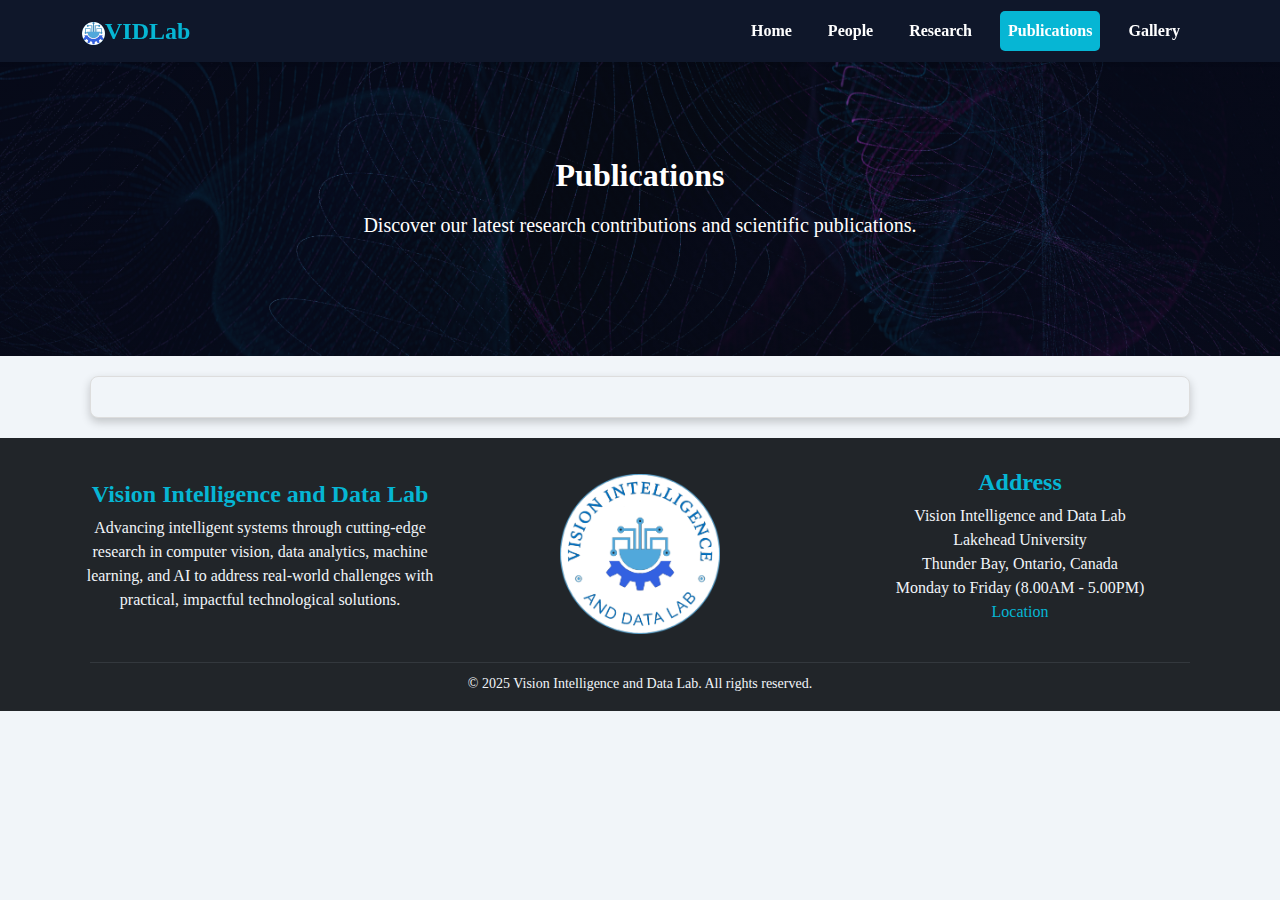
<file: publications-bibbase.html>
<!DOCTYPE html>
<html lang="en">

<head>
  <meta charset="UTF-8" />
  <meta name="viewport" content="width=device-width, initial-scale=1.0" />
  <title>Publications</title>
  <link rel="icon" type="image/x-icon" href="assets/images/favicon.png">
  <link href="https://cdn.jsdelivr.net/npm/bootstrap@5.3.6/dist/css/bootstrap.min.css" rel="stylesheet">
  <link href="https://fonts.googleapis.com/css2?family=Merriweather:wght@300;400;700;900&display=swap" rel="stylesheet">
  <link rel="stylesheet" href="assets/css/style.css">
</head>

<body class="all-class-padding">
  <!-- PAGE LOADER: runs until window.load, then disappears -->
  <div id="pageLoader">
    <div class="loader-bars">
      <span></span>
      <span></span>
      <span></span>
      <span></span>
      <span></span>
    </div>
  </div>

  <!-- Navigation -->
  <nav class="navbar navbar-expand-lg fixed-top shadow-sm">
    <div class="container">

      <div class="logo-container navbar-brand">
        <div class="logo-img-wrapper">
          <img src="assets/images/favicon.png" alt="Favicon" class="logo-img" style="width: 23px; height: 23px;">
        </div>
        <div class="logo-text-wrapper">
          <a href="index.html" class="logo-link">VIDLab</a>
        </div>
      </div>

      <!-- Bootstrap toggler (hidden on mobile) -->
      <button class="navbar-toggler" type="button" data-bs-toggle="collapse" data-bs-target="#navbarResponsive"
        aria-controls="navbarResponsive" aria-expanded="false" aria-label="Toggle navigation">
        <span class="navbar-toggler-icon"></span>
      </button>

      <!-- Custom hamburger menu (shown on mobile) -->
      <button class="custom-hamburger" id="customHamburger">
        <span></span>
        <span></span>
        <span></span>
      </button>

      <div class="collapse navbar-collapse" id="navbarResponsive">
        <ul class="navbar-nav ms-auto">
          <li class="nav-item"><a class="nav-link" href="index.html">Home</a></li>
          <li class="nav-item"><a class="nav-link" href="people.html">People</a></li>
          <li class="nav-item"><a class="nav-link" href="researchs.html">Research</a></li>
          <li class="nav-item"><a class="nav-link active" href="publications.html">Publications</a></li>
          <li class="nav-item"><a class="nav-link" href="gallery.html">Gallery</a></li>
        </ul>
      </div>
    </div>
  </nav>


  <!-- Overlay for mobile menu -->
  <div class="menu-overlay" id="menuOverlay"></div>

  <section class="py-5 text-center all-header-main">
    <div class="container">
      <h2 class="fw-bold mb-3">Publications</h2>
      <p class="lead">Discover our latest research contributions and scientific publications.</p>
    </div>
  </section>

  <section>
    <div class="container">
      <div class="row bibbase-publications div_items_max_width">
        <script
          src="https://bibbase.org/show?bib=https%3A%2F%2Fbibbase.org%2Fnetwork%2Ffiles%2FMn3W9SpFS3RNNyLt9&noBootstrap=1&jsonp=1">
          </script>
      </div>
    </div>
  </section>

  <!-- Footer -->
  <footer class="bg-dark text-light pt-3 ">
    <div class="container">

      <!-- Desktop/tablet footer: visible from md and up -->
      <div class="row text-center footer_element_height d-none d-md-flex">
        <div class="col-md-4 d-flex flex-column align-items-center justify-content-center">
          <h6 class="fw-bold">Vision Intelligence and Data Lab</h6>
          <p>Advancing intelligent systems through cutting-edge research in computer vision, data analytics, machine
            learning, and AI to address real-world challenges with practical, impactful technological solutions.</p>
        </div>
        <div class="col-md-4 d-flex align-items-center justify-content-center">
          <img src="assets/images/lablogo.png" alt="Logo" class="img-fluid footer-logo">
        </div>
        <div class="col-md-4 d-flex flex-column align-items-center justify-content-center  text-center">
          <h6 class="fw-bold">Address</h6>
          <p>Vision Intelligence and Data Lab<br>
            Lakehead University<br>
            Thunder Bay, Ontario, Canada<br>
            Monday to Friday (8.00AM - 5.00PM)<br>
            <a href="https://www.google.com/maps/search/Lakehead+University,+Thunder+Bay,+Ontario,+Canada/@48.424393,-89.2591852,14z"
              class="text-info text-decoration-none">Location</a>
          </p>
        </div>
      </div>

      <!-- Mobile-only footer: visible below md -->
      <div class="row d-flex d-md-none text-center justify-content-center">
        <div class="col-12 d-flex flex-column align-items-center text-center">
          <h6 class="fw-bold">Vision Intelligence and Data Lab</h6>
          <p>
            Lakehead University<br>
            Thunder Bay, Ontario, Canada<br>
            Monday to Friday (8.00AM - 5.00PM)<br>
            <a href="https://www.google.com/maps/search/Lakehead+University,+Thunder+Bay,+Ontario,+Canada/@48.424393,-89.2591852,14z"
              class="text-info text-decoration-none">Location</a>
          </p>
        </div>
      </div>

      <hr class="border-secondary">
      <!-- Desktop/tablet footer: visible from md and up -->
      <div class="text-center pb-3 d-none d-md-block">
        <small>© 2025 Vision Intelligence and Data Lab. All rights reserved.</small>
      </div>

      <!-- Mobile-only footer: visible below md -->
      <div class="text-center pb-3 d-block d-md-none">
        <small>© 2025 VIDLab. All rights reserved.</small>
      </div>
    </div>
  </footer>

  <script src="https://cdn.jsdelivr.net/npm/bootstrap@5.3.6/dist/js/bootstrap.bundle.min.js"></script>
  <script src="assets/js/script.js"></script>

</body>

</html>
</file>
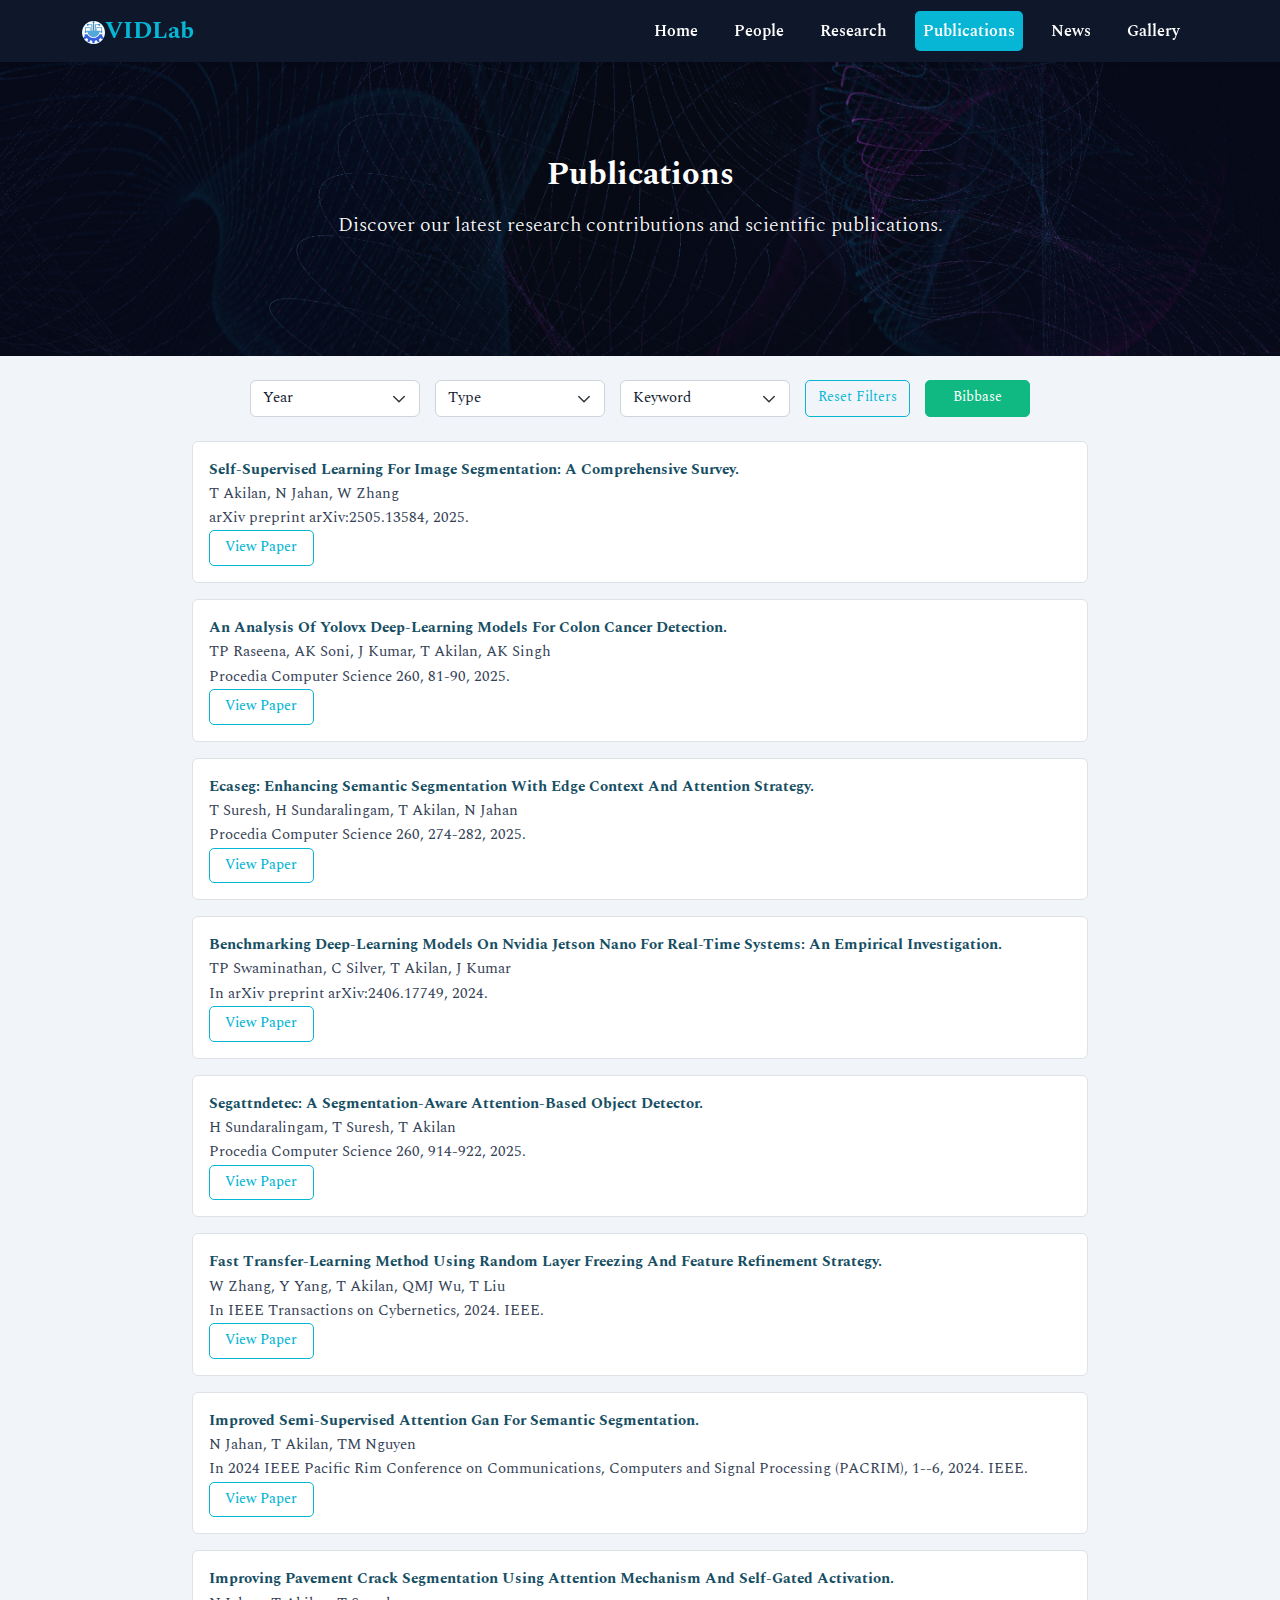
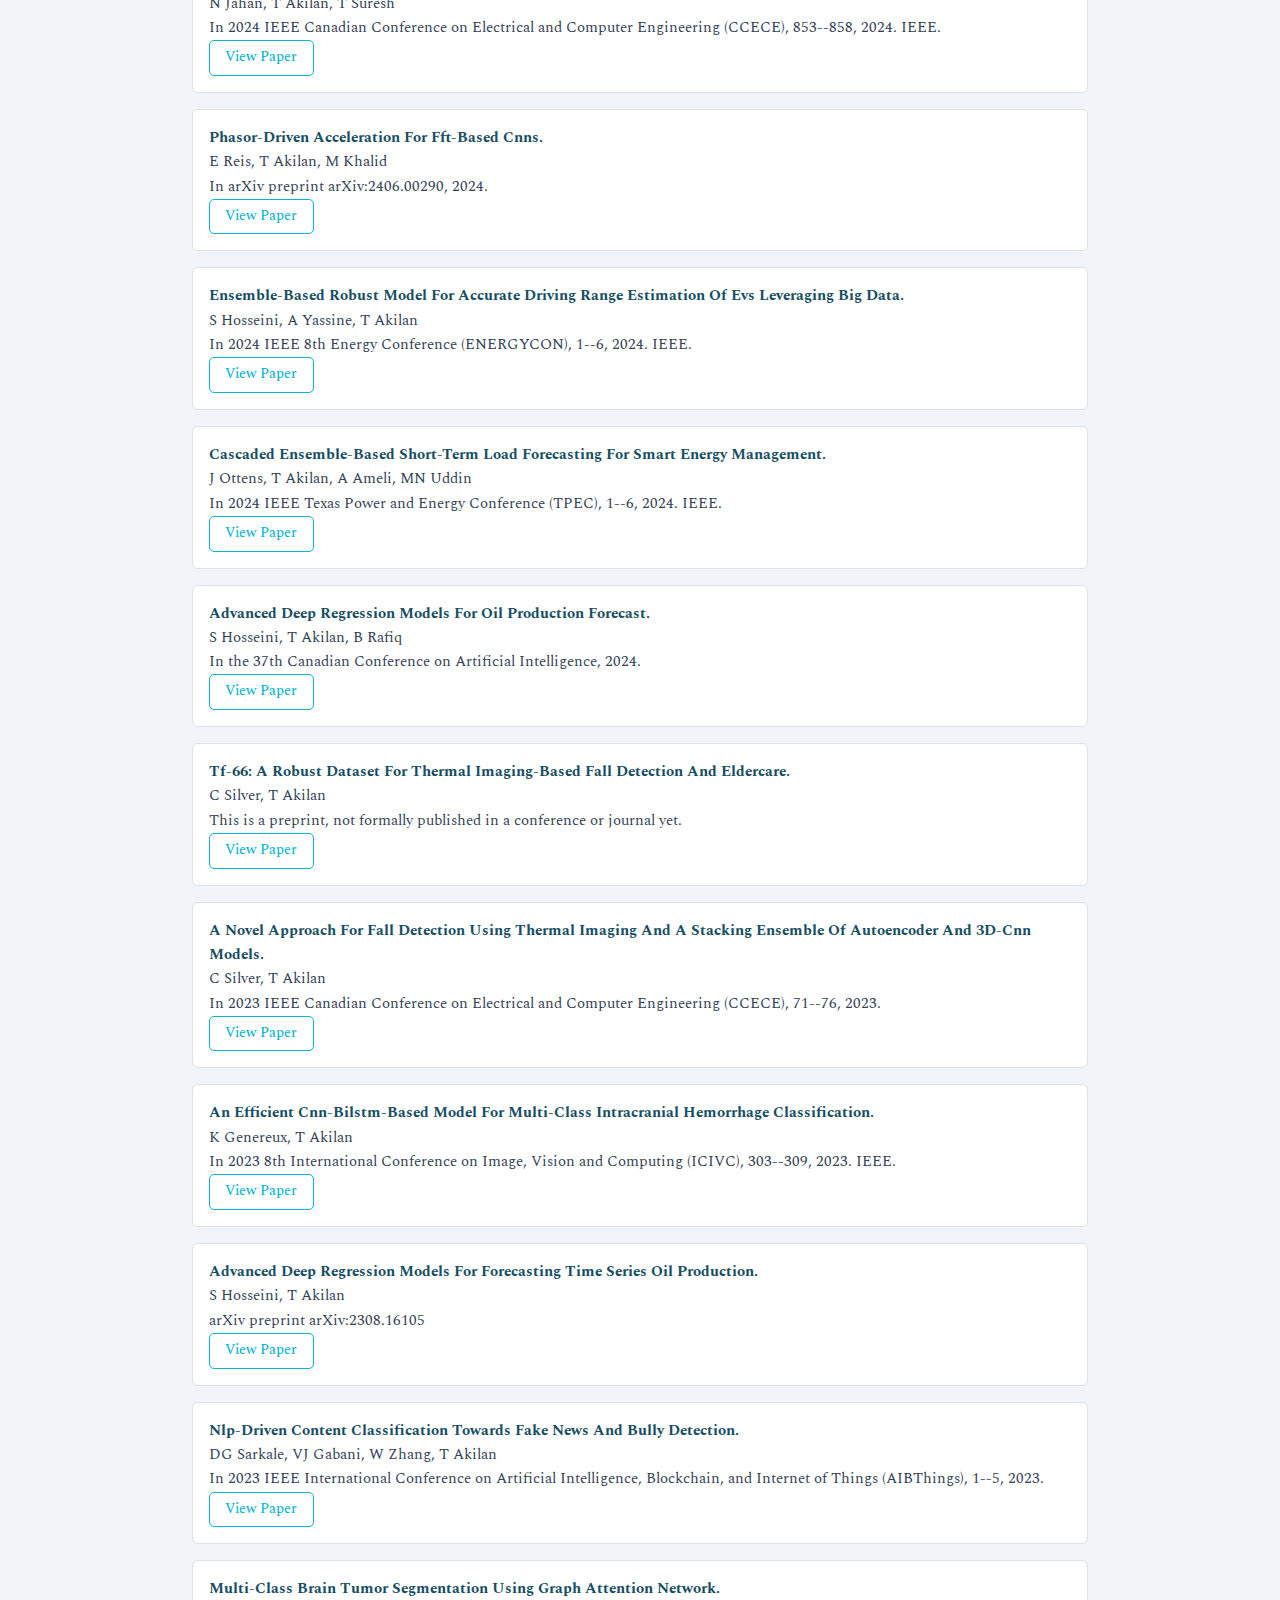
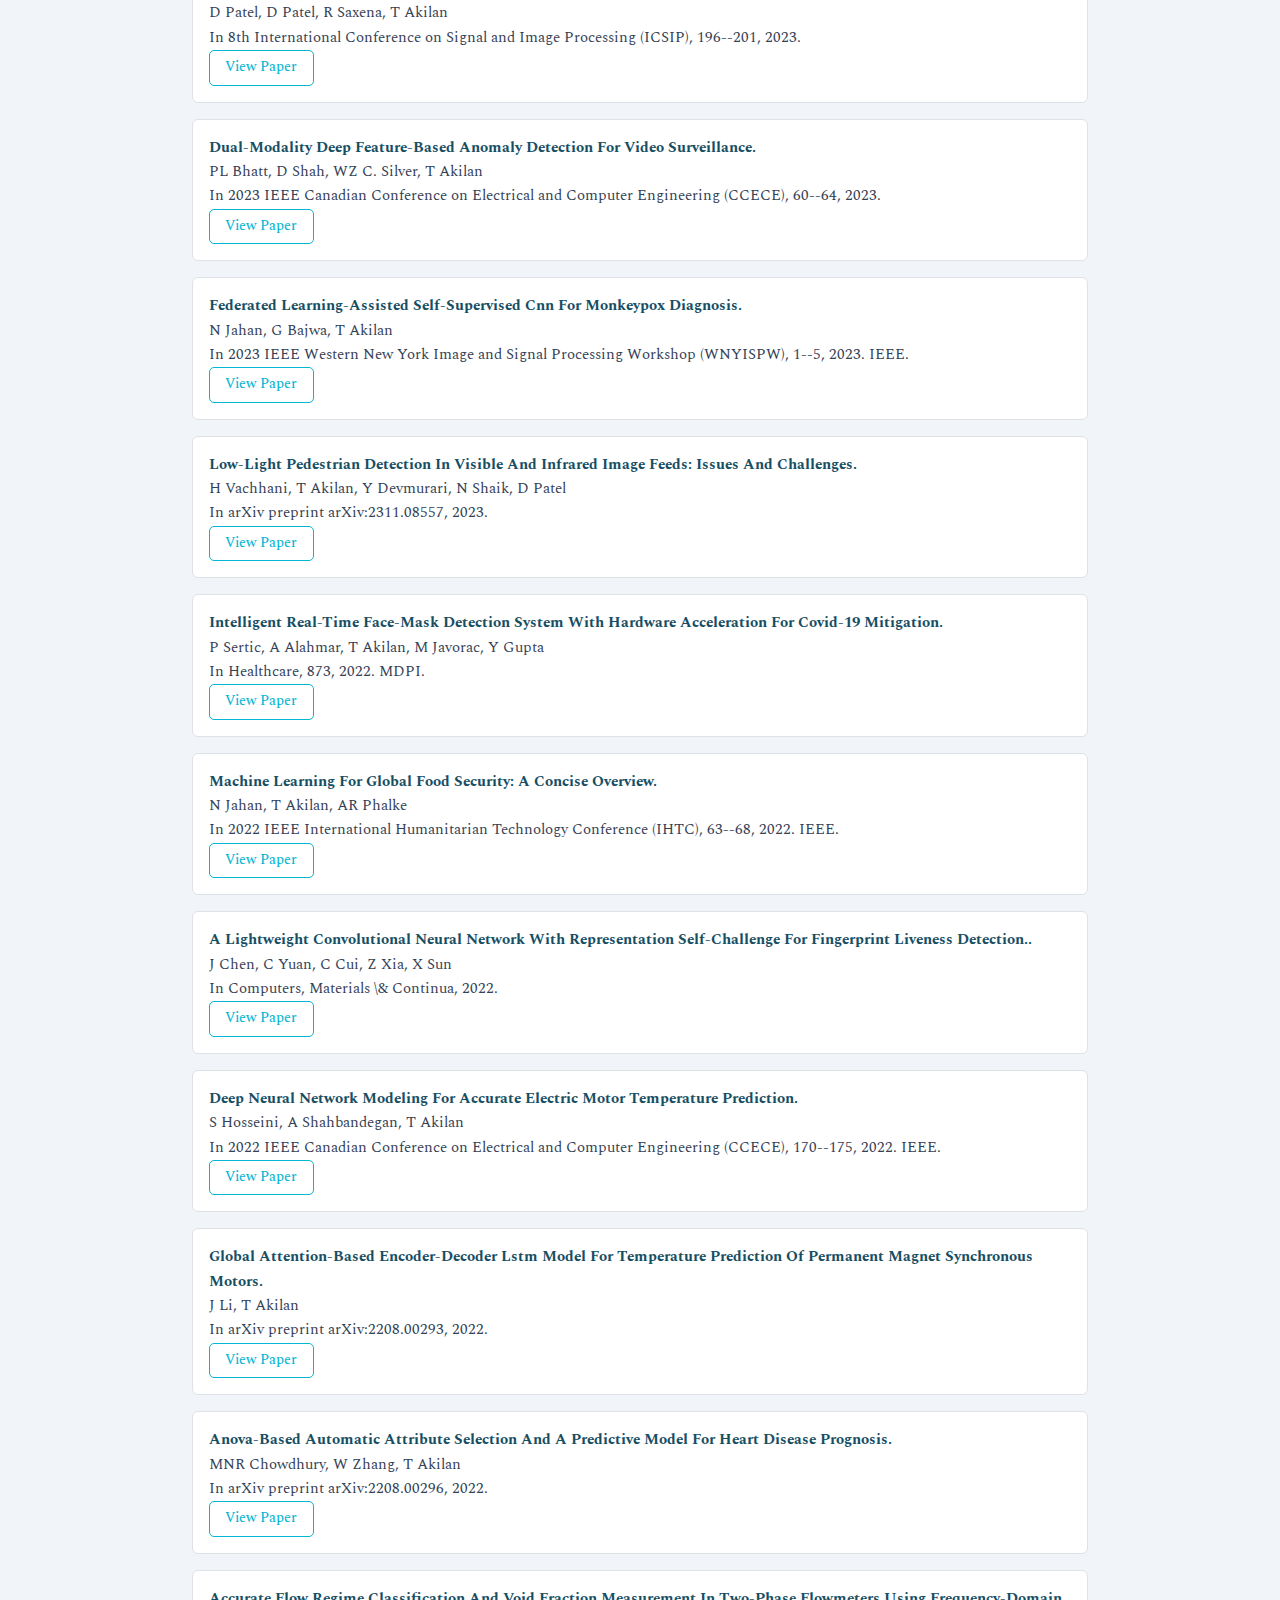
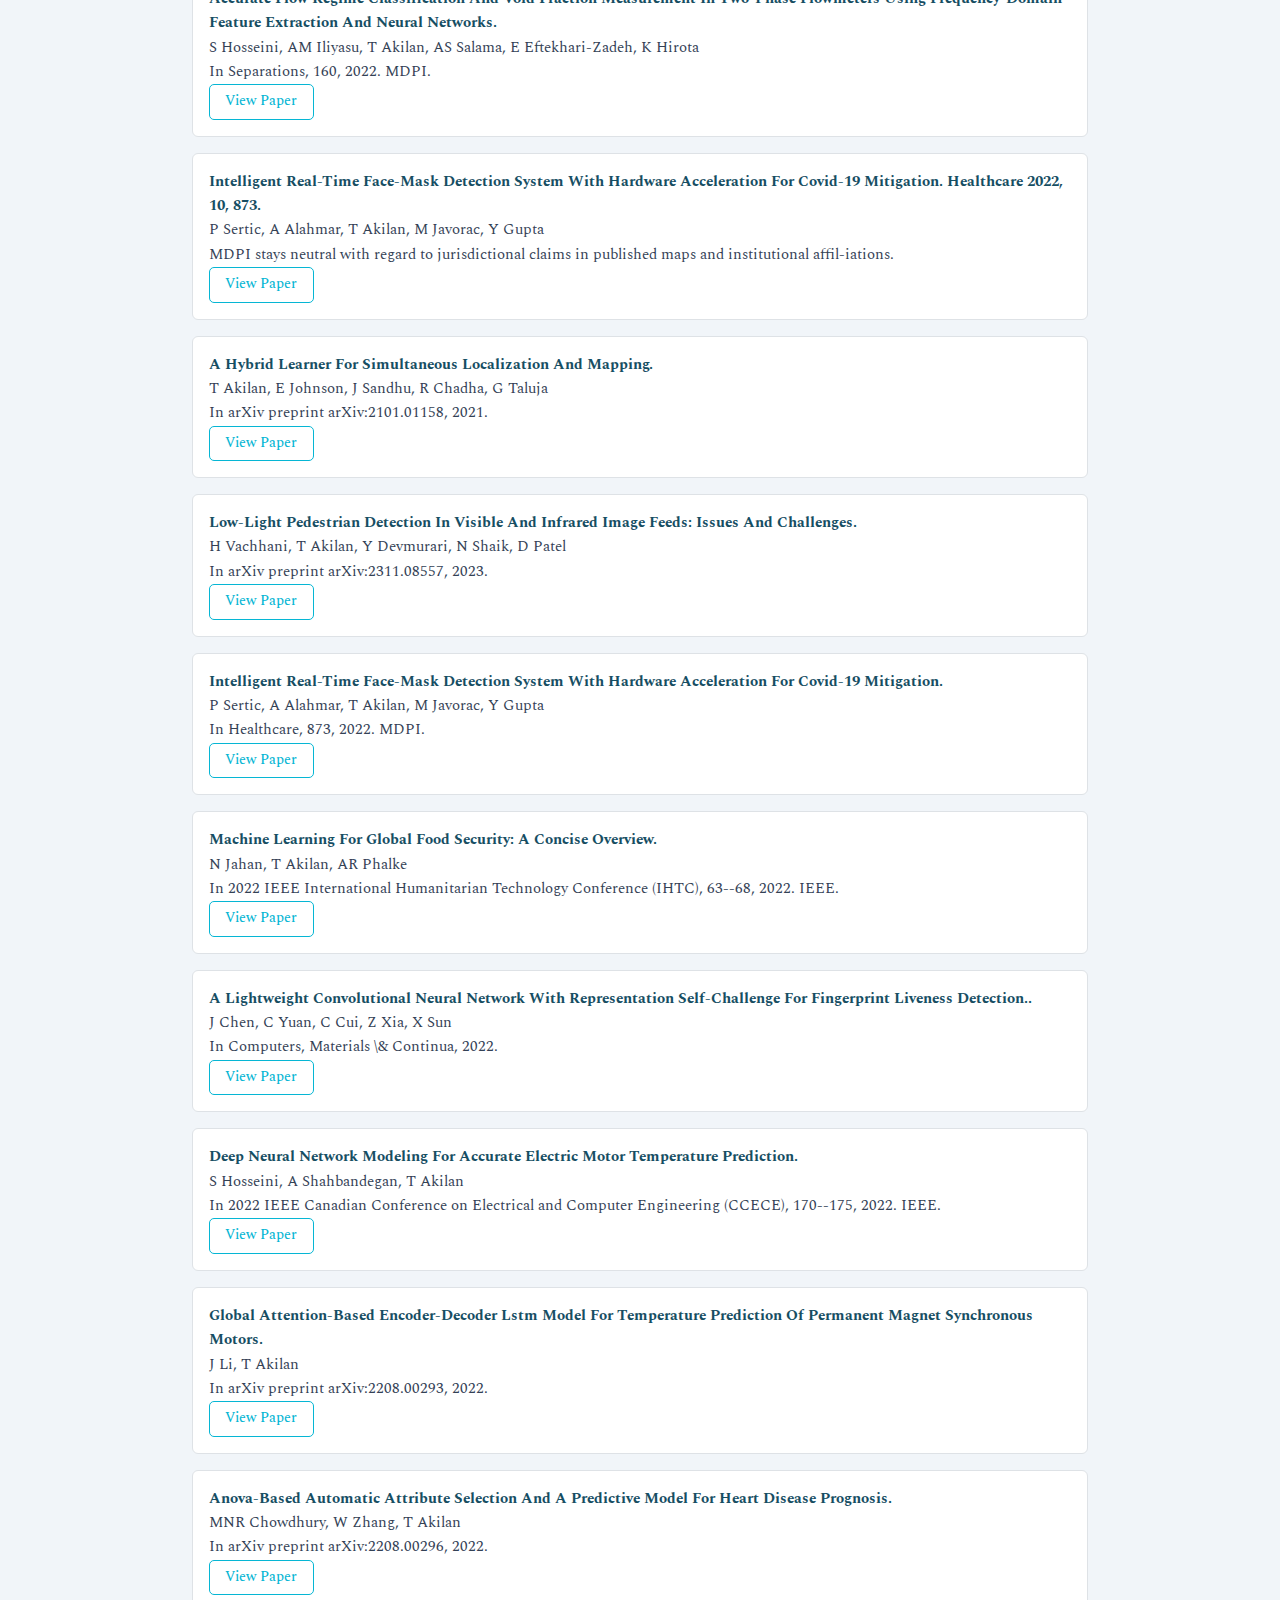
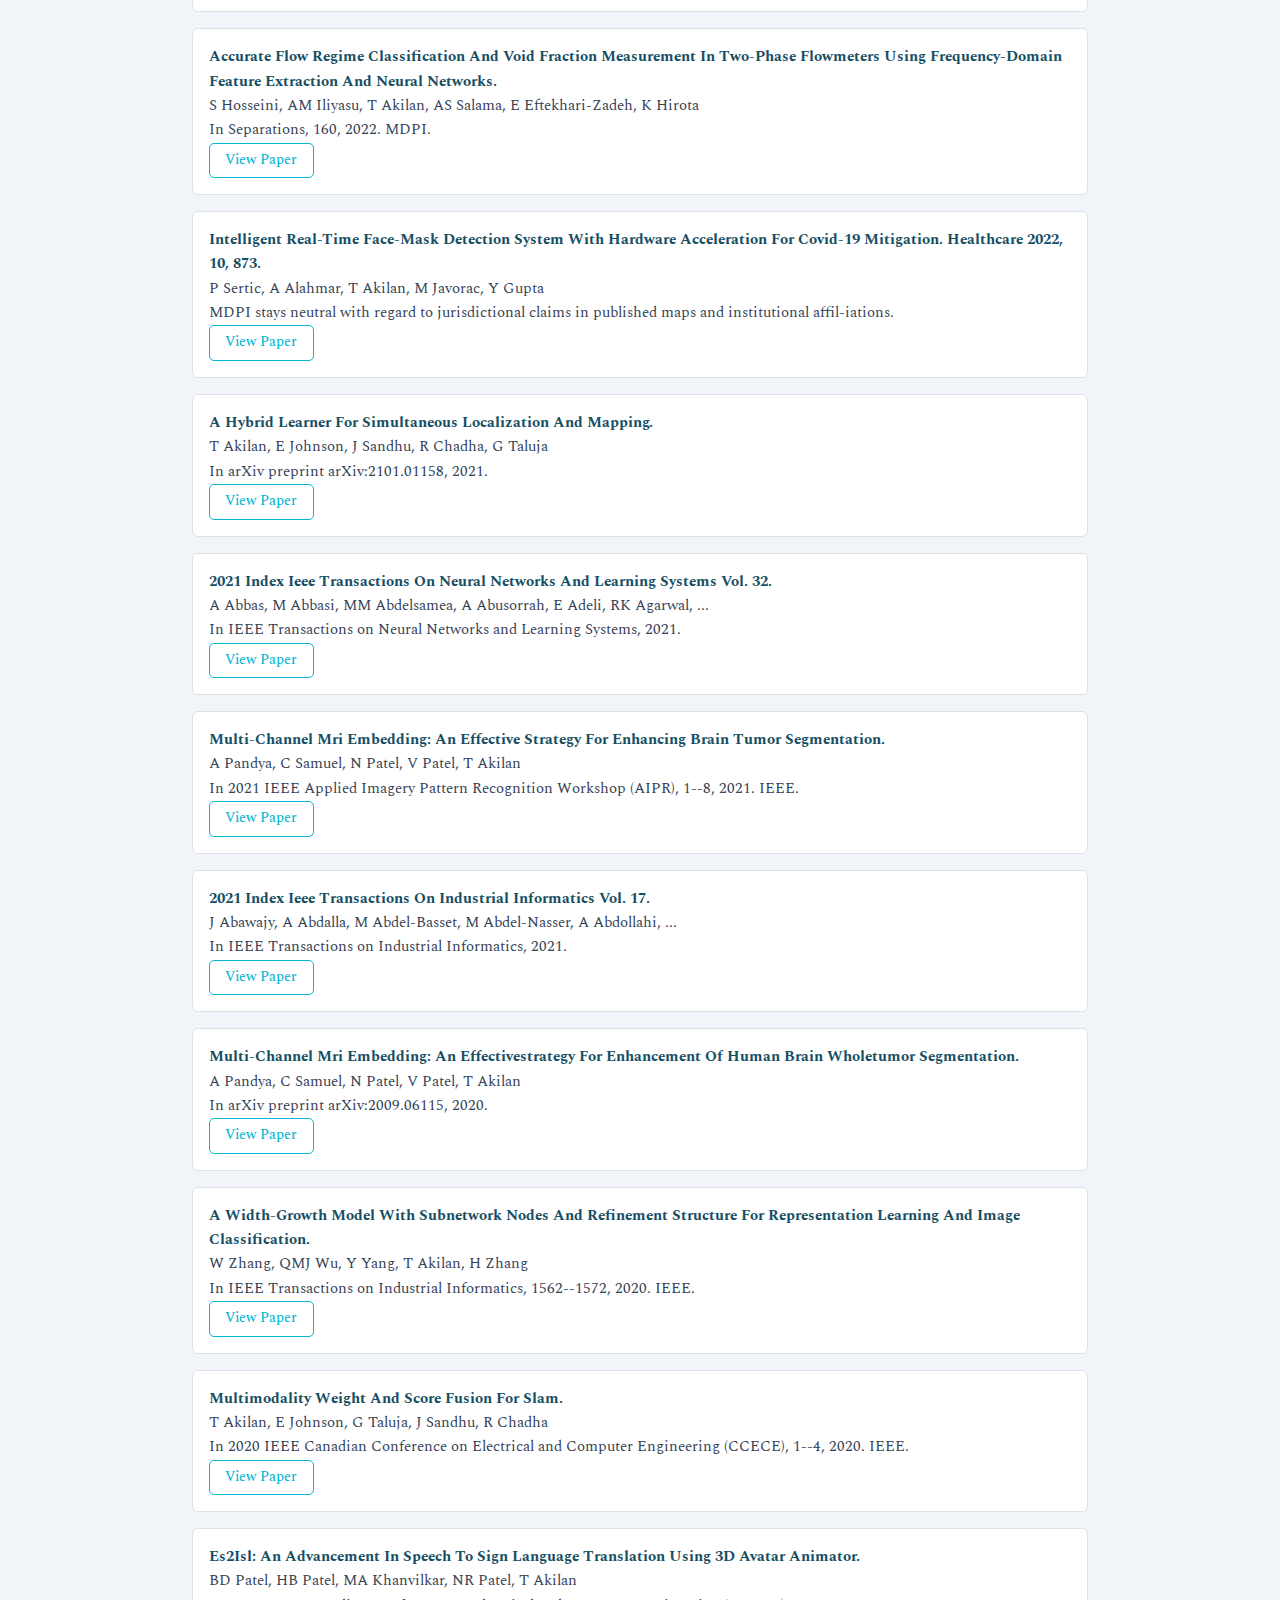
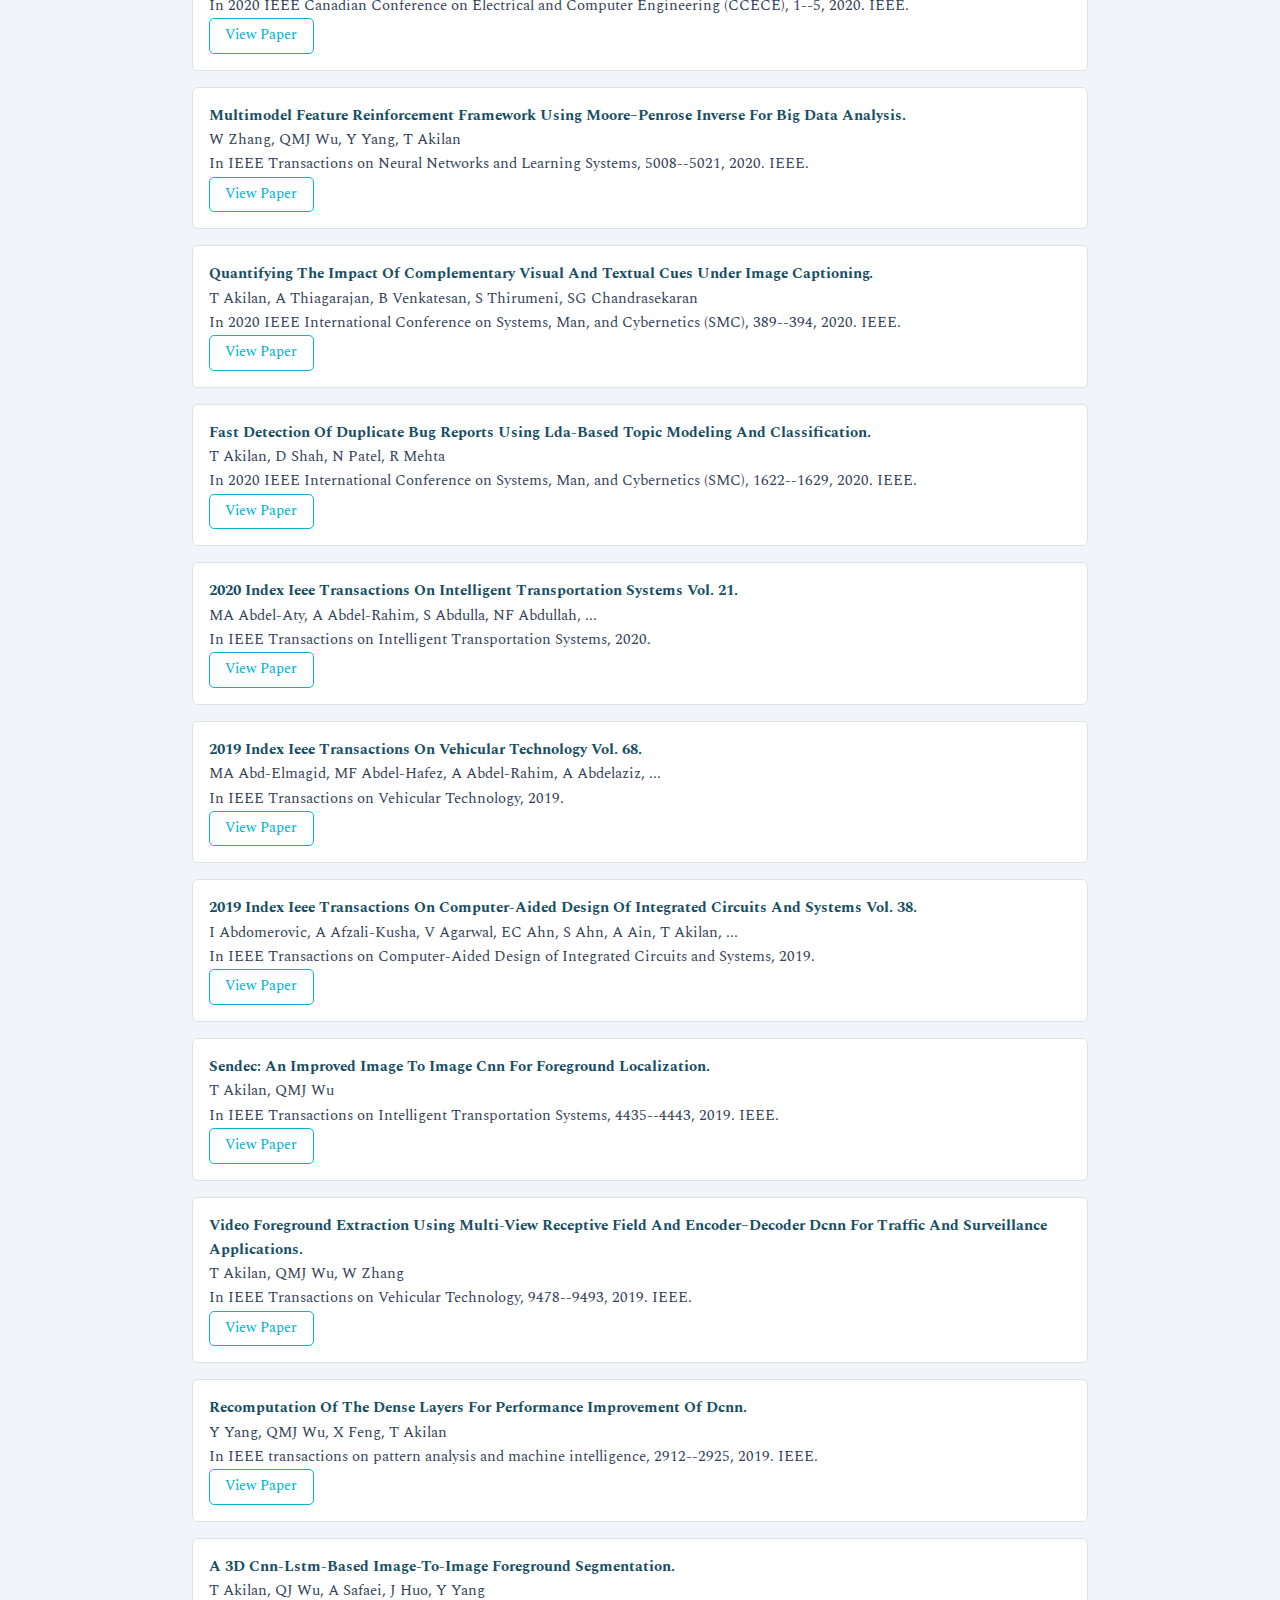
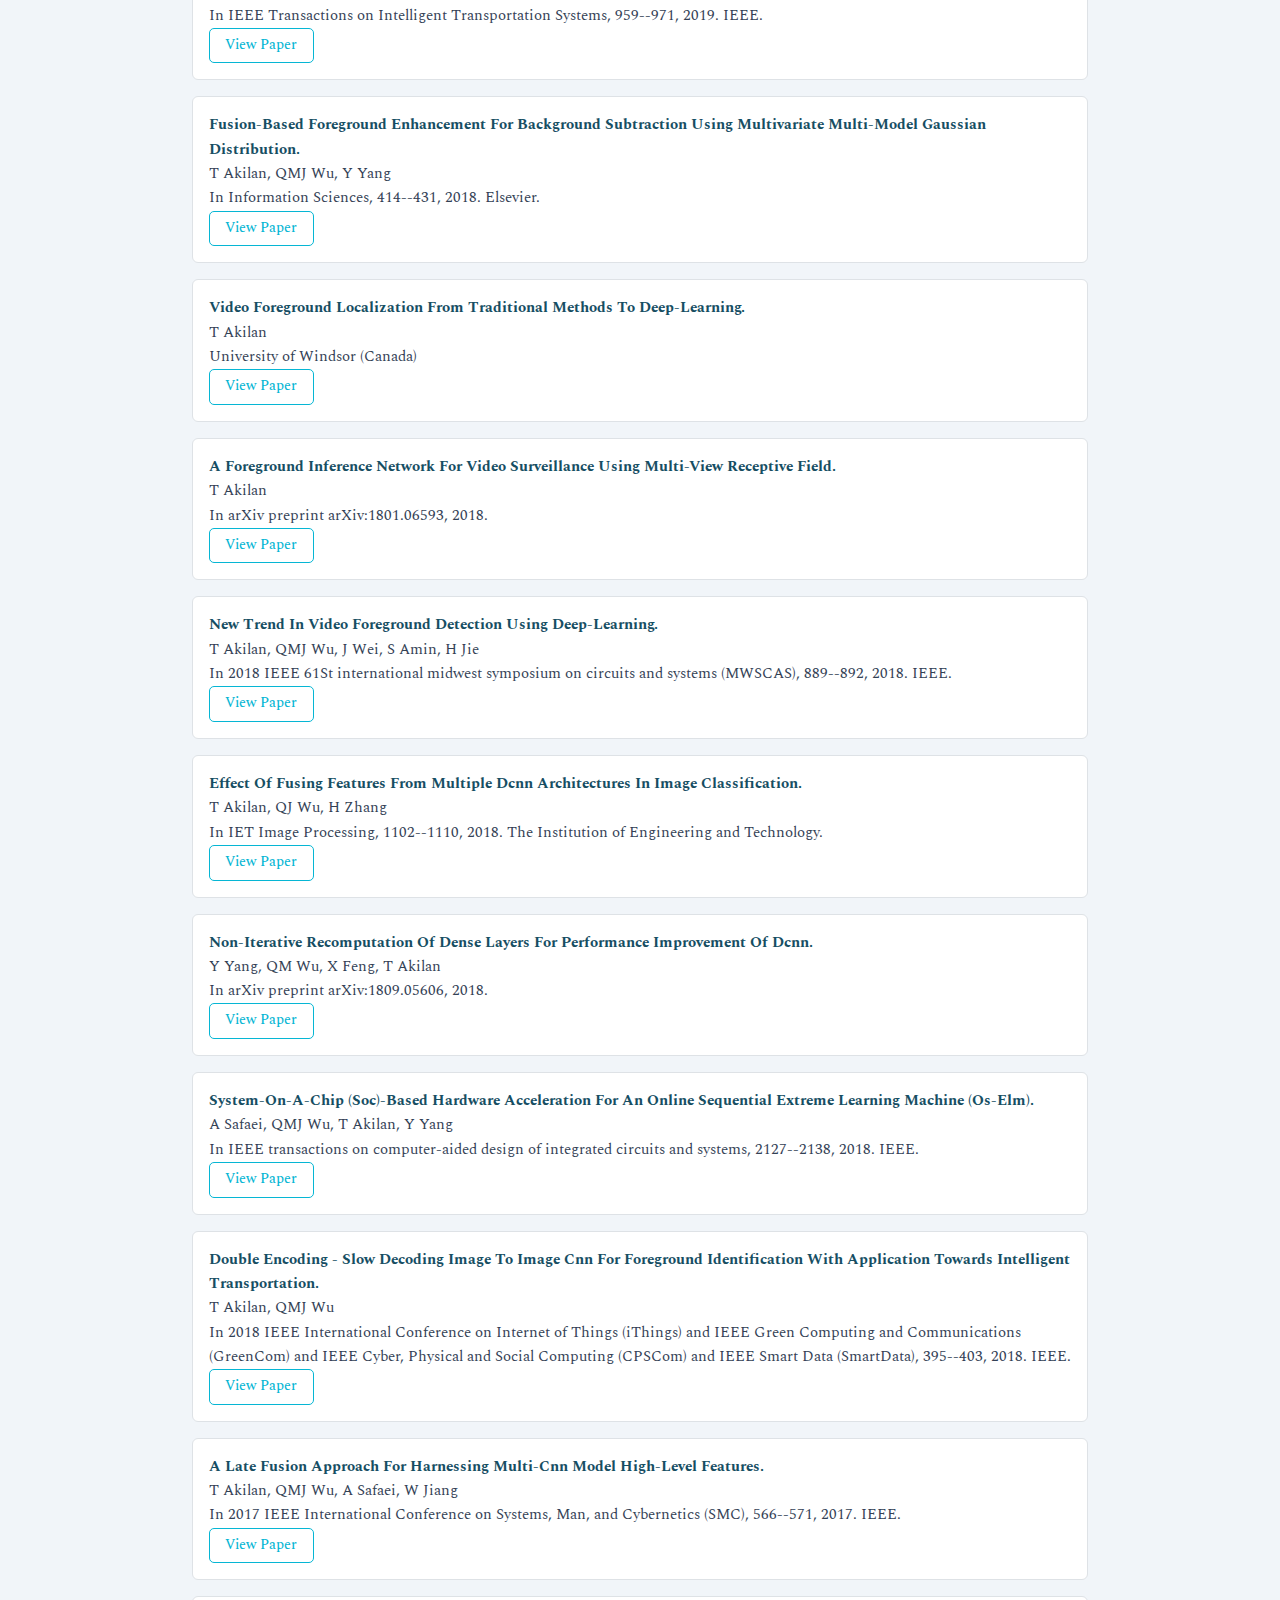
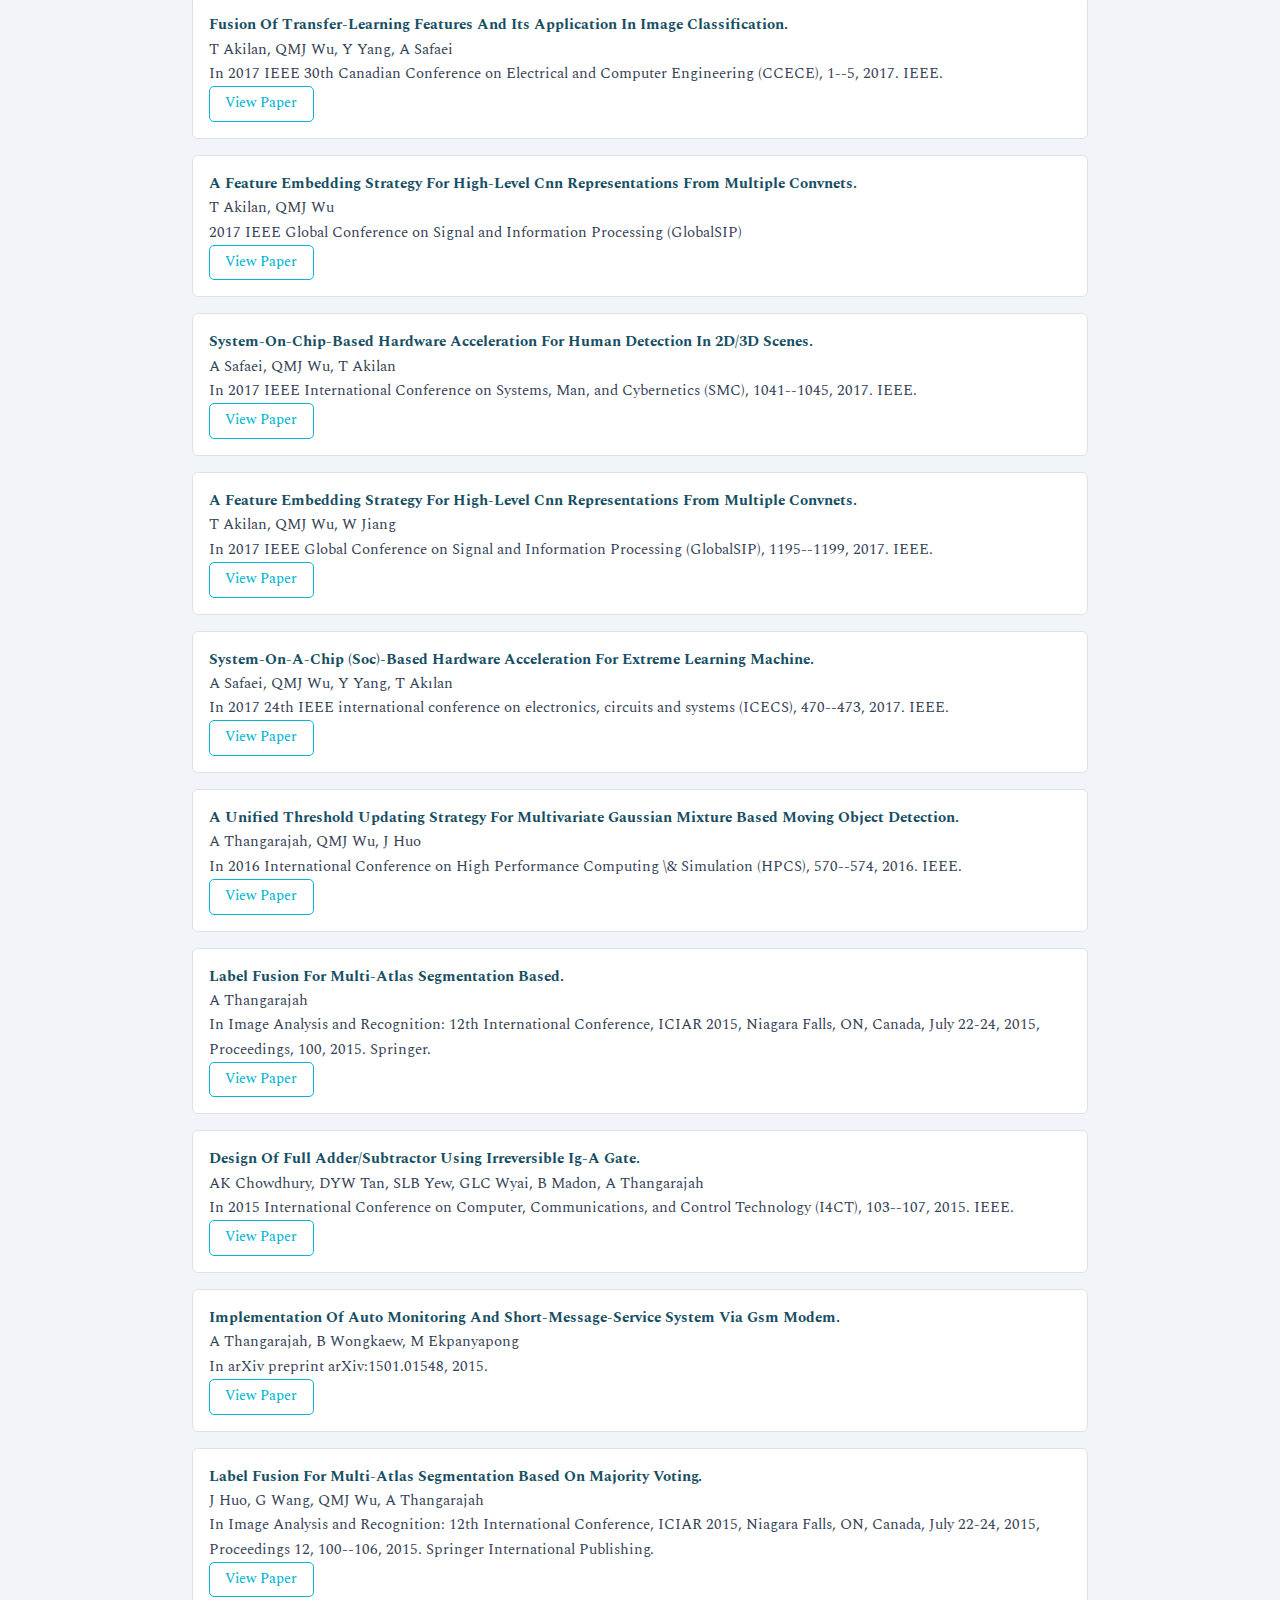
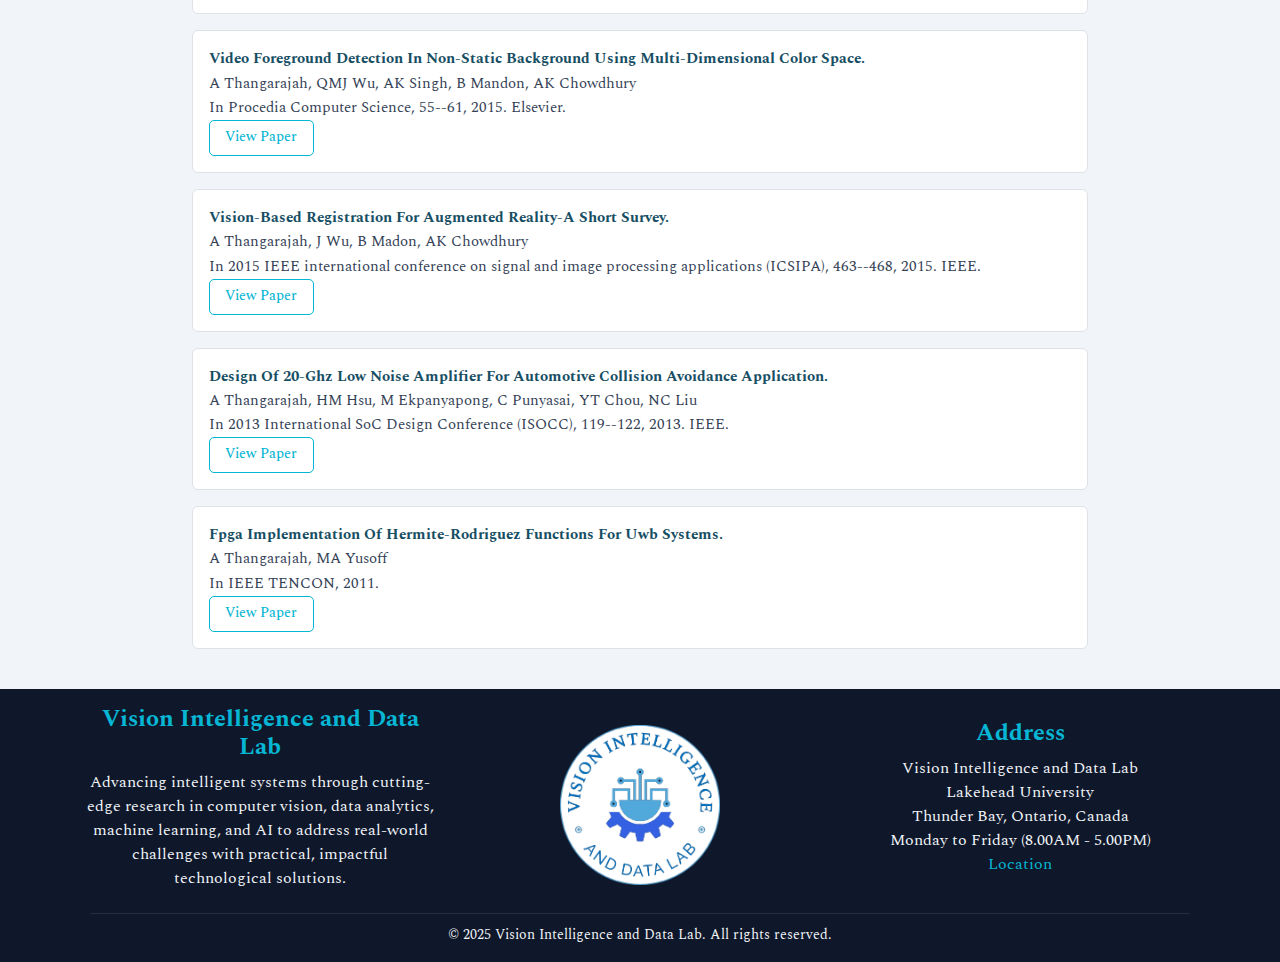
<file: publications.html>
<!DOCTYPE html>
<html lang="en">

<head>
  <meta charset="UTF-8" />
  <meta name="viewport" content="width=device-width, initial-scale=1.0" />
  <title>Publications</title>
  <link rel="icon" type="image/x-icon" href="assets/images/favicon.png">
  <link href="https://cdn.jsdelivr.net/npm/bootstrap@5.3.6/dist/css/bootstrap.min.css" rel="stylesheet">
  <link
    href="https://fonts.googleapis.com/css2?family=Spectral:ital,wght@0,200;0,300;0,400;0,500;0,600;0,700;0,800;1,200;1,300;1,400;1,500;1,600;1,700;1,800&display=swap"
    rel="stylesheet">
  <link rel="stylesheet" href="assets/css/style.css">
</head>

<body class="all-class-padding">
  <!-- PAGE LOADER: runs until window.load, then disappears -->
  <div id="pageLoader">
    <div class="loader-bars">
      <span></span>
      <span></span>
      <span></span>
      <span></span>
      <span></span>
    </div>
  </div>

  <!-- Navigation -->
  <nav class="navbar navbar-expand-lg fixed-top shadow-sm">
    <div class="container">

      <div class="logo-container navbar-brand">
        <div class="logo-img-wrapper">
          <img src="assets/images/favicon.png" alt="Favicon" class="logo-img" style="width: 23px; height: 23px;">
        </div>
        <div class="logo-text-wrapper">
          <a href="index.html" class="logo-link">VIDLab</a>
        </div>
      </div>

      <!-- Bootstrap toggler (hidden on mobile) -->
      <button class="navbar-toggler" type="button" data-bs-toggle="collapse" data-bs-target="#navbarResponsive"
        aria-controls="navbarResponsive" aria-expanded="false" aria-label="Toggle navigation">
        <span class="navbar-toggler-icon"></span>
      </button>

      <!-- Custom hamburger menu (shown on mobile) -->
      <button class="custom-hamburger" id="customHamburger">
        <span></span>
        <span></span>
        <span></span>
      </button>

      <div class="collapse navbar-collapse" id="navbarResponsive">
        <ul class="navbar-nav ms-auto">
          <li class="nav-item"><a class="nav-link" href="index.html">Home</a></li>
          <li class="nav-item"><a class="nav-link" href="people.html">People</a></li>
          <li class="nav-item"><a class="nav-link" href="researchs.html">Research</a></li>
          <li class="nav-item"><a class="nav-link active" href="publications.html">Publications</a></li>
          <li class="nav-item"><a class="nav-link" href="news.html">News</a></li>
          <li class="nav-item"><a class="nav-link" href="gallery.html">Gallery</a></li>
        </ul>
      </div>
    </div>
  </nav>


  <!-- Overlay for mobile menu -->
  <div class="menu-overlay" id="menuOverlay"></div>


  <section class="py-5 text-center all-header-main">
    <div class="container">
      <h2 class="fw-bold mb-3">Publications</h2>
      <p class="lead">Discover our latest research contributions and scientific publications.</p>
    </div>
  </section>

  <section id="publications" class="container div_items_max_width py-4">
    <div class="filter-options col-12 col-md-10 mx-auto rounded">
      <div class="custom-dropdown" data-filter="year">
        <div class="custom-dropdown-toggle" tabindex="0">Year</div>
        <div class="custom-dropdown-menu">
        </div>
      </div>

      <div class="custom-dropdown" data-filter="type">
        <div class="custom-dropdown-toggle" tabindex="0">Type</div>
        <div class="custom-dropdown-menu">
        </div>
      </div>

      <div class="custom-dropdown" data-filter="keyword">
        <div class="custom-dropdown-toggle" tabindex="0">Keyword</div>
        <div class="custom-dropdown-menu">
        </div>
      </div>

      <button id="resetFilters" class="btn btn-outline-secondary">Reset Filters</button>
      <a href="publications_bibbase.html" class="btn btn-light bibbase-vidual-button">Bibbase</a>
    </div>


    <div class="d-flex flex-column align-items-center" id="publicationsList">
      <div class="col-md-10">
        <div class="publication-entry border rounded p-3 mb-3" data-year="2025" data-type="Preprints"
          data-keywords="Segmentation">
          <p>
            <strong>Self-Supervised Learning For Image Segmentation: A Comprehensive Survey.</strong><br>
            T Akilan, N Jahan, W Zhang<br>
            arXiv preprint arXiv:2505.13584, 2025.<br>
            <a href="https://arxiv.org/abs/2505.13584" class="btn btn-outline-secondary border">View Paper</a>
          </p>
        </div>
      </div>

      <div class="col-md-10">
        <div class="publication-entry border rounded p-3 mb-3" data-year="2025" data-type="Conferences"
          data-keywords="Deep-Learning, Detection">
          <p>
            <strong>An Analysis Of Yolovx Deep-Learning Models For Colon Cancer Detection.</strong><br>
            TP Raseena, AK Soni, J Kumar, T Akilan, AK Singh<br>
            Procedia Computer Science 260, 81-90, 2025.<br>
            <a href="https://www.sciencedirect.com/science/article/pii/S1877050925009172"
              class="btn btn-outline-secondary border">View Paper</a>
          </p>
        </div>
      </div>

      <div class="col-md-10">
        <div class="publication-entry border rounded p-3 mb-3" data-year="2025" data-type="Conferences"
          data-keywords="Segmentation, Attention">
          <p>
            <strong>Ecaseg: Enhancing Semantic Segmentation With Edge Context And Attention Strategy.</strong><br>
            T Suresh, H Sundaralingam, T Akilan, N Jahan<br>
            Procedia Computer Science 260, 274-282, 2025.<br>
            <a href="https://www.sciencedirect.com/science/article/pii/S1877050925009469"
              class="btn btn-outline-secondary border">View Paper</a>
          </p>
        </div>
      </div>

      <div class="col-md-10">
        <div class="publication-entry border rounded p-3 mb-3" data-year="2025" data-type="Preprints"
          data-keywords="Deep-Learning">
          <p>
            <strong>Benchmarking Deep-Learning Models On Nvidia Jetson Nano For Real-Time Systems: An Empirical
              Investigation.</strong><br>
            TP Swaminathan, C Silver, T Akilan, J Kumar<br>
            In arXiv preprint arXiv:2406.17749, 2024.<br>
            <a href="https://www.sciencedirect.com/science/article/pii/S1877050925010178"
              class="btn btn-outline-secondary border">View Paper</a>
          </p>
        </div>
      </div>

      <div class="col-md-10">
        <div class="publication-entry border rounded p-3 mb-3" data-year="2025" data-type="Conferences"
          data-keywords="Segmentation, Attention">
          <p>
            <strong>Segattndetec: A Segmentation-Aware Attention-Based Object Detector.</strong><br>
            H Sundaralingam, T Suresh, T Akilan<br>
            Procedia Computer Science 260, 914-922, 2025.<br>
            <a href="https://www.sciencedirect.com/science/article/pii/S187705092501018X"
              class="btn btn-outline-secondary border">View Paper</a>
          </p>
        </div>
      </div>

      <div class="col-md-10">
        <div class="publication-entry border rounded p-3 mb-3" data-year="2024" data-type="Journals"
          data-keywords="Transfer-Learning">
          <p>
            <strong>Fast Transfer-Learning Method Using Random Layer Freezing And Feature Refinement
              Strategy.</strong><br>
            W Zhang, Y Yang, T Akilan, QMJ Wu, T Liu<br>
            In IEEE Transactions on Cybernetics, 2024. IEEE.<br>
            <a href="https://ieeexplore.ieee.org/abstract/document/10738831/"
              class="btn btn-outline-secondary border">View
              Paper</a>
          </p>
        </div>
      </div>

      <div class="col-md-10">
        <div class="publication-entry border rounded p-3 mb-3" data-year="2024" data-type="Conferences"
          data-keywords="Segmentation, Attention">
          <p>
            <strong>Improved Semi-Supervised Attention Gan For Semantic Segmentation.</strong><br>
            N Jahan, T Akilan, TM Nguyen<br>
            In 2024 IEEE Pacific Rim Conference on Communications, Computers and Signal Processing (PACRIM), 1--6, 2024.
            IEEE.<br>
            <a href="https://ieeexplore.ieee.org/abstract/document/10690208/"
              class="btn btn-outline-secondary border">View
              Paper</a>
          </p>
        </div>
      </div>

      <div class="col-md-10">
        <div class="publication-entry border rounded p-3 mb-3" data-year="2024" data-type="Conferences"
          data-keywords="Segmentation, Attention">
          <p>
            <strong>Improving Pavement Crack Segmentation Using Attention Mechanism And Self-Gated
              Activation.</strong><br>
            N Jahan, T Akilan, T Suresh<br>
            In 2024 IEEE Canadian Conference on Electrical and Computer Engineering (CCECE), 853--858, 2024. IEEE.<br>
            <a href="https://ieeexplore.ieee.org/abstract/document/10667187/"
              class="btn btn-outline-secondary border">View
              Paper</a>
          </p>
        </div>
      </div>

      <div class="col-md-10">
        <div class="publication-entry border rounded p-3 mb-3" data-year="2024" data-type="Preprints"
          data-keywords="Other">
          <p>
            <strong>Phasor-Driven Acceleration For Fft-Based Cnns.</strong><br>
            E Reis, T Akilan, M Khalid<br>
            In arXiv preprint arXiv:2406.00290, 2024.<br>
            <a href="https://arxiv.org/pdf/2406.00290" class="btn btn-outline-secondary border">View Paper</a>
          </p>
        </div>
      </div>

      <div class="col-md-10">
        <div class="publication-entry border rounded p-3 mb-3" data-year="2024" data-type="Conferences"
          data-keywords="Ensemble">
          <p>
            <strong>Ensemble-Based Robust Model For Accurate Driving Range Estimation Of Evs Leveraging Big
              Data.</strong><br>
            S Hosseini, A Yassine, T Akilan<br>
            In 2024 IEEE 8th Energy Conference (ENERGYCON), 1--6, 2024. IEEE.<br>
            <a href="https://ieeexplore.ieee.org/abstract/document/10488792/"
              class="btn btn-outline-secondary border">View
              Paper</a>
          </p>
        </div>
      </div>

      <div class="col-md-10">
        <div class="publication-entry border rounded p-3 mb-3" data-year="2024" data-type="Conferences"
          data-keywords="Ensemble">
          <p>
            <strong>Cascaded Ensemble-Based Short-Term Load Forecasting For Smart Energy Management.</strong><br>
            J Ottens, T Akilan, A Ameli, MN Uddin<br>
            In 2024 IEEE Texas Power and Energy Conference (TPEC), 1--6, 2024. IEEE.<br>
            <a href="https://ieeexplore.ieee.org/abstract/document/10472180/"
              class="btn btn-outline-secondary border">View
              Paper</a>
          </p>
        </div>
      </div>

      <div class="col-md-10">
        <div class="publication-entry border rounded p-3 mb-3" data-year="2024" data-type="Conferences"
          data-keywords="Regression">
          <p>
            <strong>Advanced Deep Regression Models For Oil Production Forecast.</strong><br>
            S Hosseini, T Akilan, B Rafiq<br>
            In the 37th Canadian Conference on Artificial Intelligence, 2024.<br>
            <a href="https://assets.pubpub.org/uou6wlls/Hosseini-51716777093088.pdf"
              class="btn btn-outline-secondary border">View
              Paper</a>
          </p>
        </div>
      </div>

      <div class="col-md-10">
        <div class="publication-entry border rounded p-3 mb-3" data-year="2024" data-type="Preprints"
          data-keywords="Detection">
          <p>
            <strong>Tf-66: A Robust Dataset For Thermal Imaging-Based Fall Detection And Eldercare.</strong><br>
            C Silver, T Akilan<br>
            This is a preprint, not formally published in a conference or journal yet.<br>
            <a href="https://d197for5662m48.cloudfront.net/documents/publicationstatus/230922/preprint_pdf/328cccafe66976ce6b58e4d9dd69e272.pdf"
              class="btn btn-outline-secondary border">View Paper</a>
          </p>
        </div>
      </div>

      <div class="col-md-10">
        <div class="publication-entry border rounded p-3 mb-3" data-year="2023" data-type="Conferences"
          data-keywords="CNN, Detection, Ensemble">
          <p>
            <strong>A Novel Approach For Fall Detection Using Thermal Imaging And A Stacking Ensemble Of Autoencoder And
              3D-Cnn Models.</strong><br>
            C Silver, T Akilan<br>
            In 2023 IEEE Canadian Conference on Electrical and Computer Engineering (CCECE), 71--76, 2023.<br>
            <a href="https://ieeexplore.ieee.org/abstract/document/10288941/"
              class="btn btn-outline-secondary border">View
              Paper</a>
          </p>
        </div>
      </div>

      <div class="col-md-10">
        <div class="publication-entry border rounded p-3 mb-3" data-year="2023" data-type="Conferences"
          data-keywords="CNN, Classification">
          <p>
            <strong>An Efficient Cnn-Bilstm-Based Model For Multi-Class Intracranial Hemorrhage
              Classification.</strong><br>
            K Genereux, T Akilan<br>
            In 2023 8th International Conference on Image, Vision and Computing (ICIVC), 303--309, 2023. IEEE.<br>
            <a href="https://ieeexplore.ieee.org/abstract/document/10269914/"
              class="btn btn-outline-secondary border">View
              Paper</a>
          </p>
        </div>
      </div>

      <div class="col-md-10">
        <div class="publication-entry border rounded p-3 mb-3" data-year="2023" data-type="Preprints"
          data-keywords="Regression">
          <p>
            <strong>Advanced Deep Regression Models For Forecasting Time Series Oil Production.</strong><br>
            S Hosseini, T Akilan<br>
            arXiv preprint arXiv:2308.16105<br>
            <a href="https://arxiv.org/pdf/2308.16105" class="btn btn-outline-secondary border">View Paper</a>
          </p>
        </div>
      </div>

      <div class="col-md-10">
        <div class="publication-entry border rounded p-3 mb-3" data-year="2023" data-type="Conferences"
          data-keywords="Detection, Classification">
          <p>
            <strong>Nlp-Driven Content Classification Towards Fake News And Bully Detection.</strong><br>
            DG Sarkale, VJ Gabani, W Zhang, T Akilan<br>
            In 2023 IEEE International Conference on Artificial Intelligence, Blockchain, and Internet of Things
            (AIBThings), 1--5, 2023.<br>
            <a href="https://ieeexplore.ieee.org/abstract/document/10292460/"
              class="btn btn-outline-secondary border">View
              Paper</a>
          </p>
        </div>
      </div>

      <div class="col-md-10">
        <div class="publication-entry border rounded p-3 mb-3" data-year="2023" data-type="Conferences"
          data-keywords="Segmentation, Attention">
          <p>
            <strong>Multi-Class Brain Tumor Segmentation Using Graph Attention Network.</strong><br>
            D Patel, D Patel, R Saxena, T Akilan<br>
            In 8th International Conference on Signal and Image Processing (ICSIP), 196--201, 2023.<br>
            <a href="https://arxiv.org/pdf/2302.05598" class="btn btn-outline-secondary border">View Paper</a>
          </p>
        </div>
      </div>

      <div class="col-md-10">
        <div class="publication-entry border rounded p-3 mb-3" data-year="2023" data-type="Conferences"
          data-keywords="Detection">
          <p>
            <strong>Dual-Modality Deep Feature-Based Anomaly Detection For Video Surveillance.</strong><br>
            PL Bhatt, D Shah, WZ C. Silver, T Akilan<br>
            In 2023 IEEE Canadian Conference on Electrical and Computer Engineering (CCECE), 60--64, 2023.<br>
            <a href="https://ieeexplore.ieee.org/abstract/document/10288767/"
              class="btn btn-outline-secondary border">View
              Paper</a>
          </p>
        </div>
      </div>

      <div class="col-md-10">
        <div class="publication-entry border rounded p-3 mb-3" data-year="2023" data-type="Conferences"
          data-keywords="CNN">
          <p>
            <strong>Federated Learning-Assisted Self-Supervised Cnn For Monkeypox Diagnosis.</strong><br>
            N Jahan, G Bajwa, T Akilan<br>
            In 2023 IEEE Western New York Image and Signal Processing Workshop (WNYISPW), 1--5, 2023. IEEE.<br>
            <a href="https://ieeexplore.ieee.org/abstract/document/10349384/"
              class="btn btn-outline-secondary border">View
              Paper</a>
          </p>
        </div>
      </div>

      <div class="col-md-10">
        <div class="publication-entry border rounded p-3 mb-3" data-year="2023" data-type="Preprints"
          data-keywords="Detection">
          <p>
            <strong>Low-Light Pedestrian Detection In Visible And Infrared Image Feeds: Issues And
              Challenges.</strong><br>
            H Vachhani, T Akilan, Y Devmurari, N Shaik, D Patel<br>
            In arXiv preprint arXiv:2311.08557, 2023.<br>
            <a href="https://arxiv.org/pdf/2311.08557" class="btn btn-outline-secondary border">View Paper</a>
          </p>
        </div>
      </div>

      <div class="col-md-10">
        <div class="publication-entry border rounded p-3 mb-3" data-year="2022" data-type="Journals"
          data-keywords="Detection">
          <p>
            <strong>Intelligent Real-Time Face-Mask Detection System With Hardware Acceleration For Covid-19
              Mitigation.</strong><br>
            P Sertic, A Alahmar, T Akilan, M Javorac, Y Gupta<br>
            In Healthcare, 873, 2022. MDPI.<br>
            <a href="https://www.mdpi.com/2227-9032/10/5/873" class="btn btn-outline-secondary border">View Paper</a>
          </p>
        </div>
      </div>

      <div class="col-md-10">
        <div class="publication-entry border rounded p-3 mb-3" data-year="2022" data-type="Conferences"
          data-keywords="Other">
          <p>
            <strong>Machine Learning For Global Food Security: A Concise Overview.</strong><br>
            N Jahan, T Akilan, AR Phalke<br>
            In 2022 IEEE International Humanitarian Technology Conference (IHTC), 63--68, 2022. IEEE.<br>
            <a href="https://ieeexplore.ieee.org/abstract/document/9998400/"
              class="btn btn-outline-secondary border">View Paper</a>
          </p>
        </div>
      </div>

      <div class="col-md-10">
        <div class="publication-entry border rounded p-3 mb-3" data-year="2022" data-type="Journals"
          data-keywords="Detection">
          <p>
            <strong>A Lightweight Convolutional Neural Network With Representation Self-Challenge For Fingerprint
              Liveness
              Detection..</strong><br>
            J Chen, C Yuan, C Cui, Z Xia, X Sun<br>
            In Computers, Materials \& Continua, 2022.<br>
            <a href="https://search.ebscohost.com/login.aspx?direct=true&profile=ehost&scope=site&authtype=crawler&jrnl=15462218&AN=157064757&h=SYq%2FvVkLOLi%2B9zeaVctgw1bBlZcmETATI3NL1H8vLbNEtf19gAd0UDtZnyJ8XZFoT9JjRkenMHM6X%2F1J1TKuUg%3D%3D&crl=c"
              class="btn btn-outline-secondary border">View Paper</a>
          </p>
        </div>
      </div>

      <div class="col-md-10">
        <div class="publication-entry border rounded p-3 mb-3" data-year="2022" data-type="Conferences"
          data-keywords="Other">
          <p>
            <strong>Deep Neural Network Modeling For Accurate Electric Motor Temperature Prediction.</strong><br>
            S Hosseini, A Shahbandegan, T Akilan<br>
            In 2022 IEEE Canadian Conference on Electrical and Computer Engineering (CCECE), 170--175, 2022. IEEE.<br>
            <a href="https://ieeexplore.ieee.org/abstract/document/9918222/"
              class="btn btn-outline-secondary border">View Paper</a>
          </p>
        </div>
      </div>

      <div class="col-md-10">
        <div class="publication-entry border rounded p-3 mb-3" data-year="2022" data-type="Preprints"
          data-keywords="Attention">
          <p>
            <strong>Global Attention-Based Encoder-Decoder Lstm Model For Temperature Prediction Of Permanent Magnet
              Synchronous Motors.</strong><br>
            J Li, T Akilan<br>
            In arXiv preprint arXiv:2208.00293, 2022.<br>
            <a href="https://arxiv.org/pdf/2208.00293" class="btn btn-outline-secondary border">View Paper</a>
          </p>
        </div>
      </div>

      <div class="col-md-10">
        <div class="publication-entry border rounded p-3 mb-3" data-year="2022" data-type="Preprints"
          data-keywords="Other">
          <p>
            <strong>Anova-Based Automatic Attribute Selection And A Predictive Model For Heart Disease
              Prognosis.</strong><br>
            MNR Chowdhury, W Zhang, T Akilan<br>
            In arXiv preprint arXiv:2208.00296, 2022.<br>
            <a href="https://arxiv.org/pdf/2208.00296" class="btn btn-outline-secondary border">View Paper</a>
          </p>
        </div>
      </div>

      <div class="col-md-10">
        <div class="publication-entry border rounded p-3 mb-3" data-year="2022" data-type="Journals"
          data-keywords="Classification">
          <p>
            <strong>Accurate Flow Regime Classification And Void Fraction Measurement In Two-Phase Flowmeters Using
              Frequency-Domain Feature Extraction And Neural Networks.</strong><br>
            S Hosseini, AM Iliyasu, T Akilan, AS Salama, E Eftekhari-Zadeh, K Hirota<br>
            In Separations, 160, 2022. MDPI.<br>
            <a href="https://www.mdpi.com/2297-8739/9/7/160" class="btn btn-outline-secondary border">View Paper</a>
          </p>
        </div>
      </div>

      <div class="col-md-10">
        <div class="publication-entry border rounded p-3 mb-3" data-year="2022" data-type="Journals"
          data-keywords="Detection">
          <p>
            <strong>Intelligent Real-Time Face-Mask Detection System With Hardware Acceleration For Covid-19 Mitigation.
              Healthcare 2022, 10, 873.</strong><br>
            P Sertic, A Alahmar, T Akilan, M Javorac, Y Gupta<br>
            MDPI stays neutral with regard to jurisdictional claims in published maps and institutional
            affil-iations.<br>
            <a href="https://www.academia.edu/download/89608470/healthcare-10-00873.pdf"
              class="btn btn-outline-secondary border">View
              Paper</a>
          </p>
        </div>
      </div>

      <div class="col-md-10">
        <div class="publication-entry border rounded p-3 mb-3" data-year="2021" data-type="Preprints"
          data-keywords="Other">
          <p>
            <strong>A Hybrid Learner For Simultaneous Localization And Mapping.</strong><br>
            T Akilan, E Johnson, J Sandhu, R Chadha, G Taluja<br>
            In arXiv preprint arXiv:2101.01158, 2021.<br>
            <a href="https://arxiv.org/abs/2101.01158" class="btn btn-outline-secondary border">View Paper</a>
          </p>
        </div>
      </div>

      <div class="col-md-10">
        <div class="publication-entry border rounded p-3 mb-3" data-year="2023" data-type="Preprints"
          data-keywords="Detection">
          <p>
            <strong>Low-Light Pedestrian Detection In Visible And Infrared Image Feeds: Issues And
              Challenges.</strong><br>
            H Vachhani, T Akilan, Y Devmurari, N Shaik, D Patel<br>
            In arXiv preprint arXiv:2311.08557, 2023.<br>
            <a href="https://arxiv.org/pdf/2311.08557" class="btn btn-outline-secondary border">View Paper</a>
          </p>
        </div>
      </div>

      <div class="col-md-10">
        <div class="publication-entry border rounded p-3 mb-3" data-year="2022" data-type="Journals"
          data-keywords="Detection">
          <p>
            <strong>Intelligent Real-Time Face-Mask Detection System With Hardware Acceleration For Covid-19
              Mitigation.</strong><br>
            P Sertic, A Alahmar, T Akilan, M Javorac, Y Gupta<br>
            In Healthcare, 873, 2022. MDPI.<br>
            <a href="https://www.mdpi.com/2227-9032/10/5/873" class="btn btn-outline-secondary border">View Paper</a>
          </p>
        </div>
      </div>

      <div class="col-md-10">
        <div class="publication-entry border rounded p-3 mb-3" data-year="2022" data-type="Conferences"
          data-keywords="Other">
          <p>
            <strong>Machine Learning For Global Food Security: A Concise Overview.</strong><br>
            N Jahan, T Akilan, AR Phalke<br>
            In 2022 IEEE International Humanitarian Technology Conference (IHTC), 63--68, 2022. IEEE.<br>
            <a href="https://ieeexplore.ieee.org/abstract/document/9998400/"
              class="btn btn-outline-secondary border">View Paper</a>
          </p>
        </div>
      </div>

      <div class="col-md-10">
        <div class="publication-entry border rounded p-3 mb-3" data-year="2022" data-type="Journals"
          data-keywords="Detection">
          <p>
            <strong>A Lightweight Convolutional Neural Network With Representation Self-Challenge For Fingerprint
              Liveness
              Detection..</strong><br>
            J Chen, C Yuan, C Cui, Z Xia, X Sun<br>
            In Computers, Materials \& Continua, 2022.<br>
            <a href="https://search.ebscohost.com/login.aspx?direct=true&profile=ehost&scope=site&authtype=crawler&jrnl=15462218&AN=157064757&h=SYq%2FvVkLOLi%2B9zeaVctgw1bBlZcmETATI3NL1H8vLbNEtf19gAd0UDtZnyJ8XZFoT9JjRkenMHM6X%2F1J1TKuUg%3D%3D&crl=c"
              class="btn btn-outline-secondary border">View Paper</a>
          </p>
        </div>
      </div>

      <div class="col-md-10">
        <div class="publication-entry border rounded p-3 mb-3" data-year="2022" data-type="Conferences"
          data-keywords="Other">
          <p>
            <strong>Deep Neural Network Modeling For Accurate Electric Motor Temperature Prediction.</strong><br>
            S Hosseini, A Shahbandegan, T Akilan<br>
            In 2022 IEEE Canadian Conference on Electrical and Computer Engineering (CCECE), 170--175, 2022. IEEE.<br>
            <a href="https://ieeexplore.ieee.org/abstract/document/9918222/"
              class="btn btn-outline-secondary border">View Paper</a>
          </p>
        </div>
      </div>

      <div class="col-md-10">
        <div class="publication-entry border rounded p-3 mb-3" data-year="2022" data-type="Preprints"
          data-keywords="Attention">
          <p>
            <strong>Global Attention-Based Encoder-Decoder Lstm Model For Temperature Prediction Of Permanent Magnet
              Synchronous Motors.</strong><br>
            J Li, T Akilan<br>
            In arXiv preprint arXiv:2208.00293, 2022.<br>
            <a href="https://arxiv.org/pdf/2208.00293" class="btn btn-outline-secondary border">View Paper</a>
          </p>
        </div>
      </div>

      <div class="col-md-10">
        <div class="publication-entry border rounded p-3 mb-3" data-year="2022" data-type="Preprints"
          data-keywords="Other">
          <p>
            <strong>Anova-Based Automatic Attribute Selection And A Predictive Model For Heart Disease
              Prognosis.</strong><br>
            MNR Chowdhury, W Zhang, T Akilan<br>
            In arXiv preprint arXiv:2208.00296, 2022.<br>
            <a href="https://arxiv.org/pdf/2208.00296" class="btn btn-outline-secondary border">View Paper</a>
          </p>
        </div>
      </div>

      <div class="col-md-10">
        <div class="publication-entry border rounded p-3 mb-3" data-year="2022" data-type="Journals"
          data-keywords="Classification">
          <p>
            <strong>Accurate Flow Regime Classification And Void Fraction Measurement In Two-Phase Flowmeters Using
              Frequency-Domain Feature Extraction And Neural Networks.</strong><br>
            S Hosseini, AM Iliyasu, T Akilan, AS Salama, E Eftekhari-Zadeh, K Hirota<br>
            In Separations, 160, 2022. MDPI.<br>
            <a href="https://www.mdpi.com/2297-8739/9/7/160" class="btn btn-outline-secondary border">View Paper</a>
          </p>
        </div>
      </div>

      <div class="col-md-10">
        <div class="publication-entry border rounded p-3 mb-3" data-year="2022" data-type="Journals"
          data-keywords="Detection">
          <p>
            <strong>Intelligent Real-Time Face-Mask Detection System With Hardware Acceleration For Covid-19 Mitigation.
              Healthcare 2022, 10, 873.</strong><br>
            P Sertic, A Alahmar, T Akilan, M Javorac, Y Gupta<br>
            MDPI stays neutral with regard to jurisdictional claims in published maps and institutional
            affil-iations.<br>
            <a href="https://www.academia.edu/download/89608470/healthcare-10-00873.pdf"
              class="btn btn-outline-secondary border">View
              Paper</a>
          </p>
        </div>
      </div>

      <div class="col-md-10">
        <div class="publication-entry border rounded p-3 mb-3" data-year="2021" data-type="Preprints"
          data-keywords="Other">
          <p>
            <strong>A Hybrid Learner For Simultaneous Localization And Mapping.</strong><br>
            T Akilan, E Johnson, J Sandhu, R Chadha, G Taluja<br>
            In arXiv preprint arXiv:2101.01158, 2021.<br>
            <a href="https://arxiv.org/abs/2101.01158" class="btn btn-outline-secondary border">View Paper</a>
          </p>
        </div>
      </div>

      <div class="col-md-10">
        <div class="publication-entry border rounded p-3 mb-3" data-year="2021" data-type="Journals"
          data-keywords="Other">
          <p>
            <strong>2021 Index Ieee Transactions On Neural Networks And Learning Systems Vol. 32.</strong><br>
            A Abbas, M Abbasi, MM Abdelsamea, A Abusorrah, E Adeli, RK Agarwal, ...<br>
            In IEEE Transactions on Neural Networks and Learning Systems, 2021.<br>
            <a href="https://ieeexplore.ieee.org/iel7/5962385/9629429/09645284.pdf"
              class="btn btn-outline-secondary border">View
              Paper</a>
          </p>
        </div>
      </div>

      <div class="col-md-10">
        <div class="publication-entry border rounded p-3 mb-3" data-year="2021" data-type="Conferences"
          data-keywords="Segmentation">
          <p>
            <strong>Multi-Channel Mri Embedding: An Effective Strategy For Enhancing Brain Tumor
              Segmentation.</strong><br>
            A Pandya, C Samuel, N Patel, V Patel, T Akilan<br>
            In 2021 IEEE Applied Imagery Pattern Recognition Workshop (AIPR), 1--8, 2021. IEEE.<br>
            <a href="https://ieeexplore.ieee.org/abstract/document/9762150/"
              class="btn btn-outline-secondary border">View Paper</a>
          </p>
        </div>
      </div>

      <div class="col-md-10">
        <div class="publication-entry border rounded p-3 mb-3" data-year="2021" data-type="Journals"
          data-keywords="Other">
          <p>
            <strong>2021 Index Ieee Transactions On Industrial Informatics Vol. 17.</strong><br>
            J Abawajy, A Abdalla, M Abdel-Basset, M Abdel-Nasser, A Abdollahi, ...<br>
            In IEEE Transactions on Industrial Informatics, 2021.<br>
            <a href="https://ieeexplore.ieee.org/iel7/9424/9523447/09669105.pdf"
              class="btn btn-outline-secondary border">View
              Paper</a>
          </p>
        </div>
      </div>

      <div class="col-md-10">
        <div class="publication-entry border rounded p-3 mb-3" data-year="2020" data-type="Preprints"
          data-keywords="Segmentation">
          <p>
            <strong>Multi-Channel Mri Embedding: An Effectivestrategy For Enhancement Of Human Brain Wholetumor
              Segmentation.</strong><br>
            A Pandya, C Samuel, N Patel, V Patel, T Akilan<br>
            In arXiv preprint arXiv:2009.06115, 2020.<br>
            <a href="https://arxiv.org/abs/2009.06115" class="btn btn-outline-secondary border">View Paper</a>
          </p>
        </div>
      </div>

      <div class="col-md-10">
        <div class="publication-entry border rounded p-3 mb-3" data-year="2020" data-type="Journals"
          data-keywords="Classification">
          <p>
            <strong>A Width-Growth Model With Subnetwork Nodes And Refinement Structure For Representation Learning And
              Image Classification.</strong><br>
            W Zhang, QMJ Wu, Y Yang, T Akilan, H Zhang<br>
            In IEEE Transactions on Industrial Informatics, 1562--1572, 2020. IEEE.<br>
            <a href="https://ieeexplore.ieee.org/abstract/document/9050859/"
              class="btn btn-outline-secondary border">View Paper</a>
          </p>
        </div>
      </div>

      <div class="col-md-10">
        <div class="publication-entry border rounded p-3 mb-3" data-year="2020" data-type="Conferences"
          data-keywords="Other">
          <p>
            <strong>Multimodality Weight And Score Fusion For Slam.</strong><br>
            T Akilan, E Johnson, G Taluja, J Sandhu, R Chadha<br>
            In 2020 IEEE Canadian Conference on Electrical and Computer Engineering (CCECE), 1--4, 2020. IEEE.<br>
            <a href="https://ieeexplore.ieee.org/abstract/document/9255714/"
              class="btn btn-outline-secondary border">View Paper</a>
          </p>
        </div>
      </div>

      <div class="col-md-10">
        <div class="publication-entry border rounded p-3 mb-3" data-year="2020" data-type="Conferences"
          data-keywords="Other">
          <p>
            <strong>Es2Isl: An Advancement In Speech To Sign Language Translation Using 3D Avatar Animator.</strong><br>
            BD Patel, HB Patel, MA Khanvilkar, NR Patel, T Akilan<br>
            In 2020 IEEE Canadian Conference on Electrical and Computer Engineering (CCECE), 1--5, 2020. IEEE.<br>
            <a href="https://ieeexplore.ieee.org/abstract/document/9255783/"
              class="btn btn-outline-secondary border">View Paper</a>
          </p>
        </div>
      </div>

      <div class="col-md-10">
        <div class="publication-entry border rounded p-3 mb-3" data-year="2020" data-type="Journals"
          data-keywords="Other">
          <p>
            <strong>Multimodel Feature Reinforcement Framework Using Moore–Penrose Inverse For Big Data
              Analysis.</strong><br>
            W Zhang, QMJ Wu, Y Yang, T Akilan<br>
            In IEEE Transactions on Neural Networks and Learning Systems, 5008--5021, 2020. IEEE.<br>
            <a href="https://ieeexplore.ieee.org/abstract/document/9214865/"
              class="btn btn-outline-secondary border">View Paper</a>
          </p>
        </div>
      </div>

      <div class="col-md-10">
        <div class="publication-entry border rounded p-3 mb-3" data-year="2020" data-type="Conferences"
          data-keywords="Other">
          <p>
            <strong>Quantifying The Impact Of Complementary Visual And Textual Cues Under Image Captioning.</strong><br>
            T Akilan, A Thiagarajan, B Venkatesan, S Thirumeni, SG Chandrasekaran<br>
            In 2020 IEEE International Conference on Systems, Man, and Cybernetics (SMC), 389--394, 2020. IEEE.<br>
            <a href="https://ieeexplore.ieee.org/abstract/document/9283183/"
              class="btn btn-outline-secondary border">View Paper</a>
          </p>
        </div>
      </div>

      <div class="col-md-10">
        <div class="publication-entry border rounded p-3 mb-3" data-year="2020" data-type="Conferences"
          data-keywords="Detection, Classification">
          <p>
            <strong>Fast Detection Of Duplicate Bug Reports Using Lda-Based Topic Modeling And
              Classification.</strong><br>
            T Akilan, D Shah, N Patel, R Mehta<br>
            In 2020 IEEE International Conference on Systems, Man, and Cybernetics (SMC), 1622--1629, 2020. IEEE.<br>
            <a href="https://ieeexplore.ieee.org/abstract/document/9283289/"
              class="btn btn-outline-secondary border">View Paper</a>
          </p>
        </div>
      </div>

      <div class="col-md-10">
        <div class="publication-entry border rounded p-3 mb-3" data-year="2020" data-type="Journals"
          data-keywords="Other">
          <p>
            <strong>2020 Index Ieee Transactions On Intelligent Transportation Systems Vol. 21.</strong><br>
            MA Abdel-Aty, A Abdel-Rahim, S Abdulla, NF Abdullah, ...<br>
            In IEEE Transactions on Intelligent Transportation Systems, 2020.<br>
            <a href="https://ieeexplore.ieee.org/iel7/6979/9272385/09313841.pdf"
              class="btn btn-outline-secondary border">View
              Paper</a>
          </p>
        </div>
      </div>

      <div class="col-md-10">
        <div class="publication-entry border rounded p-3 mb-3" data-year="2019" data-type="Journals"
          data-keywords="Other">
          <p>
            <strong>2019 Index Ieee Transactions On Vehicular Technology Vol. 68.</strong><br>
            MA Abd-Elmagid, MF Abdel-Hafez, A Abdel-Rahim, A Abdelaziz, ...<br>
            In IEEE Transactions on Vehicular Technology, 2019.<br>
            <a href="https://ieeexplore.ieee.org/iel7/25/8935346/08967323.pdf"
              class="btn btn-outline-secondary border">View
              Paper</a>
          </p>
        </div>
      </div>

      <div class="col-md-10">
        <div class="publication-entry border rounded p-3 mb-3" data-year="2019" data-type="Journals"
          data-keywords="Other">
          <p>
            <strong>2019 Index Ieee Transactions On Computer-Aided Design Of Integrated Circuits And Systems Vol.
              38.</strong><br>
            I Abdomerovic, A Afzali-Kusha, V Agarwal, EC Ahn, S Ahn, A Ain, T Akilan, ...<br>
            In IEEE Transactions on Computer-Aided Design of Integrated Circuits and Systems, 2019.<br>
            <a href="https://scholar.archive.org/work/b52yz5y5bjb6dhi5yv3ubi326e/access/wayback/https://ieeexplore.ieee.org/ielx7/43/8907512/09031603.pdf"
              class="btn btn-outline-secondary border">View Paper</a>
          </p>
        </div>
      </div>

      <div class="col-md-10">
        <div class="publication-entry border rounded p-3 mb-3" data-year="2019" data-type="Journals"
          data-keywords="CNN">
          <p>
            <strong>Sendec: An Improved Image To Image Cnn For Foreground Localization.</strong><br>
            T Akilan, QMJ Wu<br>
            In IEEE Transactions on Intelligent Transportation Systems, 4435--4443, 2019. IEEE.<br>
            <a href="https://ieeexplore.ieee.org/abstract/document/8854330/"
              class="btn btn-outline-secondary border">View Paper</a>
          </p>
        </div>
      </div>

      <div class="col-md-10">
        <div class="publication-entry border rounded p-3 mb-3" data-year="2019" data-type="Journals"
          data-keywords="Other">
          <p>
            <strong>Video Foreground Extraction Using Multi-View Receptive Field And Encoder–Decoder Dcnn For Traffic
              And
              Surveillance Applications.</strong><br>
            T Akilan, QMJ Wu, W Zhang<br>
            In IEEE Transactions on Vehicular Technology, 9478--9493, 2019. IEEE.<br>
            <a href="https://ieeexplore.ieee.org/abstract/document/8809739/"
              class="btn btn-outline-secondary border">View Paper</a>
          </p>
        </div>
      </div>

      <div class="col-md-10">
        <div class="publication-entry border rounded p-3 mb-3" data-year="2019" data-type="Journals"
          data-keywords="Other">
          <p>
            <strong>Recomputation Of The Dense Layers For Performance Improvement Of Dcnn.</strong><br>
            Y Yang, QMJ Wu, X Feng, T Akilan<br>
            In IEEE transactions on pattern analysis and machine intelligence, 2912--2925, 2019. IEEE.<br>
            <a href="https://ieeexplore.ieee.org/abstract/document/8718406/"
              class="btn btn-outline-secondary border">View Paper</a>
          </p>
        </div>
      </div>

      <div class="col-md-10">
        <div class="publication-entry border rounded p-3 mb-3" data-year="2019" data-type="Journals"
          data-keywords="CNN, Segmentation">
          <p>
            <strong>A 3D Cnn-Lstm-Based Image-To-Image Foreground Segmentation.</strong><br>
            T Akilan, QJ Wu, A Safaei, J Huo, Y Yang<br>
            In IEEE Transactions on Intelligent Transportation Systems, 959--971, 2019. IEEE.<br>
            <a href="https://ieeexplore.ieee.org/abstract/document/8671459/"
              class="btn btn-outline-secondary border">View Paper</a>
          </p>
        </div>
      </div>

      <div class="col-md-10">
        <div class="publication-entry border rounded p-3 mb-3" data-year="2018" data-type="Journals"
          data-keywords="Other">
          <p>
            <strong>Fusion-Based Foreground Enhancement For Background Subtraction Using Multivariate Multi-Model
              Gaussian
              Distribution.</strong><br>
            T Akilan, QMJ Wu, Y Yang<br>
            In Information Sciences, 414--431, 2018. Elsevier.<br>
            <a href="https://www.sciencedirect.com/science/article/pii/S0020025516320539"
              class="btn btn-outline-secondary border">View Paper</a>
          </p>
        </div>
      </div>

      <div class="col-md-10">
        <div class="publication-entry border rounded p-3 mb-3" data-year="2018" data-type="Thesis"
          data-keywords="Deep-Learning">
          <p>
            <strong>Video Foreground Localization From Traditional Methods To Deep-Learning.</strong><br>
            T Akilan<br>
            University of Windsor (Canada)<br>
            <a href="https://search.proquest.com/openview/fee34e8c5dfc5a0194ae7088c8aa8d94/1?pq-origsite=gscholar&cbl=18750"
              class="btn btn-outline-secondary border">View Paper</a>
          </p>
        </div>
      </div>

      <div class="col-md-10">
        <div class="publication-entry border rounded p-3 mb-3" data-year="2018" data-type="Preprints"
          data-keywords="Other">
          <p>
            <strong>A Foreground Inference Network For Video Surveillance Using Multi-View Receptive Field.</strong><br>
            T Akilan<br>
            In arXiv preprint arXiv:1801.06593, 2018.<br>
            <a href="https://arxiv.org/pdf/1801.06593" class="btn btn-outline-secondary border">View Paper</a>
          </p>
        </div>
      </div>

      <div class="col-md-10">
        <div class="publication-entry border rounded p-3 mb-3" data-year="2018" data-type="Conferences"
          data-keywords="Deep-Learning, Detection">
          <p>
            <strong>New Trend In Video Foreground Detection Using Deep-Learning.</strong><br>
            T Akilan, QMJ Wu, J Wei, S Amin, H Jie<br>
            In 2018 IEEE 61St international midwest symposium on circuits and systems (MWSCAS), 889--892, 2018.
            IEEE.<br>
            <a href="https://ieeexplore.ieee.org/abstract/document/8623825/"
              class="btn btn-outline-secondary border">View Paper</a>
          </p>
        </div>
      </div>

      <div class="col-md-10">
        <div class="publication-entry border rounded p-3 mb-3" data-year="2018" data-type="Journals"
          data-keywords="Classification">
          <p>
            <strong>Effect Of Fusing Features From Multiple Dcnn Architectures In Image Classification.</strong><br>
            T Akilan, QJ Wu, H Zhang<br>
            In IET Image Processing, 1102--1110, 2018. The Institution of Engineering and Technology.<br>
            <a href="https://ietresearch.onlinelibrary.wiley.com/doi/abs/10.1049/iet-ipr.2017.0232"
              class="btn btn-outline-secondary border">View Paper</a>
          </p>
        </div>
      </div>

      <div class="col-md-10">
        <div class="publication-entry border rounded p-3 mb-3" data-year="2018" data-type="Preprints"
          data-keywords="Other">
          <p>
            <strong>Non-Iterative Recomputation Of Dense Layers For Performance Improvement Of Dcnn.</strong><br>
            Y Yang, QM Wu, X Feng, T Akilan<br>
            In arXiv preprint arXiv:1809.05606, 2018.<br>
            <a href="https://arxiv.org/pdf/1809.05606" class="btn btn-outline-secondary border">View Paper</a>
          </p>
        </div>
      </div>

      <div class="col-md-10">
        <div class="publication-entry border rounded p-3 mb-3" data-year="2018" data-type="Journals"
          data-keywords="Other">
          <p>
            <strong>System-On-A-Chip (Soc)-Based Hardware Acceleration For An Online Sequential Extreme Learning Machine
              (Os-Elm).</strong><br>
            A Safaei, QMJ Wu, T Akilan, Y Yang<br>
            In IEEE transactions on computer-aided design of integrated circuits and systems, 2127--2138, 2018.
            IEEE.<br>
            <a href="https://ieeexplore.ieee.org/abstract/document/8509179/"
              class="btn btn-outline-secondary border">View Paper</a>
          </p>
        </div>
      </div>

      <div class="col-md-10">
        <div class="publication-entry border rounded p-3 mb-3" data-year="2018" data-type="Conferences"
          data-keywords="CNN">
          <p>
            <strong>Double Encoding - Slow Decoding Image To Image Cnn For Foreground Identification With Application
              Towards Intelligent Transportation.</strong><br>
            T Akilan, QMJ Wu<br>
            In 2018 IEEE International Conference on Internet of Things (iThings) and IEEE Green Computing and
            Communications (GreenCom) and IEEE Cyber, Physical and Social Computing (CPSCom) and IEEE Smart Data
            (SmartData), 395--403, 2018. IEEE.<br>
            <a href="https://ieeexplore.ieee.org/abstract/document/8726771/"
              class="btn btn-outline-secondary border">View Paper</a>
          </p>
        </div>
      </div>

      <div class="col-md-10">
        <div class="publication-entry border rounded p-3 mb-3" data-year="2017" data-type="Conferences"
          data-keywords="CNN">
          <p>
            <strong>A Late Fusion Approach For Harnessing Multi-Cnn Model High-Level Features.</strong><br>
            T Akilan, QMJ Wu, A Safaei, W Jiang<br>
            In 2017 IEEE International Conference on Systems, Man, and Cybernetics (SMC), 566--571, 2017. IEEE.<br>
            <a href="https://ieeexplore.ieee.org/abstract/document/8122666/"
              class="btn btn-outline-secondary border">View Paper</a>
          </p>
        </div>
      </div>

      <div class="col-md-10">
        <div class="publication-entry border rounded p-3 mb-3" data-year="2017" data-type="Conferences"
          data-keywords="Classification, Transfer-Learning">
          <p>
            <strong>Fusion Of Transfer-Learning Features And Its Application In Image Classification.</strong><br>
            T Akilan, QMJ Wu, Y Yang, A Safaei<br>
            In 2017 IEEE 30th Canadian Conference on Electrical and Computer Engineering (CCECE), 1--5, 2017. IEEE.<br>
            <a href="https://ieeexplore.ieee.org/abstract/document/7946733/"
              class="btn btn-outline-secondary border">View Paper</a>
          </p>
        </div>
      </div>

      <div class="col-md-10">
        <div class="publication-entry border rounded p-3 mb-3" data-year="2017" data-type="Conferences"
          data-keywords="CNN">
          <p>
            <strong>A Feature Embedding Strategy For High-Level Cnn Representations From Multiple Convnets.</strong><br>
            T Akilan, QMJ Wu<br>
            2017 IEEE Global Conference on Signal and Information Processing (GlobalSIP)<br>
            <a href="https://ieeexplore.ieee.org/document/8309150" class="btn btn-outline-secondary border">View
              Paper</a>
          </p>
        </div>
      </div>

      <div class="col-md-10">
        <div class="publication-entry border rounded p-3 mb-3" data-year="2017" data-type="Conferences"
          data-keywords="Detection">
          <p>
            <strong>System-On-Chip-Based Hardware Acceleration For Human Detection In 2D/3D Scenes.</strong><br>
            A Safaei, QMJ Wu, T Akilan<br>
            In 2017 IEEE International Conference on Systems, Man, and Cybernetics (SMC), 1041--1045, 2017. IEEE.<br>
            <a href="https://ieeexplore.ieee.org/abstract/document/8122748/"
              class="btn btn-outline-secondary border">View Paper</a>
          </p>
        </div>
      </div>

      <div class="col-md-10">
        <div class="publication-entry border rounded p-3 mb-3" data-year="2017" data-type="Conferences"
          data-keywords="CNN">
          <p>
            <strong>A Feature Embedding Strategy For High-Level Cnn Representations From Multiple Convnets.</strong><br>
            T Akilan, QMJ Wu, W Jiang<br>
            In 2017 IEEE Global Conference on Signal and Information Processing (GlobalSIP), 1195--1199, 2017. IEEE.<br>
            <a href="https://arxiv.org/pdf/1705.04301" class="btn btn-outline-secondary border">View Paper</a>
          </p>
        </div>
      </div>

      <div class="col-md-10">
        <div class="publication-entry border rounded p-3 mb-3" data-year="2017" data-type="Conferences"
          data-keywords="Other">
          <p>
            <strong>System-On-A-Chip (Soc)-Based Hardware Acceleration For Extreme Learning Machine.</strong><br>
            A Safaei, QMJ Wu, Y Yang, T Akılan<br>
            In 2017 24th IEEE international conference on electronics, circuits and systems (ICECS), 470--473, 2017.
            IEEE.<br>
            <a href="https://ieeexplore.ieee.org/abstract/document/8292050/"
              class="btn btn-outline-secondary border">View Paper</a>
          </p>
        </div>
      </div>

      <div class="col-md-10">
        <div class="publication-entry border rounded p-3 mb-3" data-year="2016" data-type="Conferences"
          data-keywords="Detection">
          <p>
            <strong>A Unified Threshold Updating Strategy For Multivariate Gaussian Mixture Based Moving Object
              Detection.</strong><br>
            A Thangarajah, QMJ Wu, J Huo<br>
            In 2016 International Conference on High Performance Computing \& Simulation (HPCS), 570--574, 2016.
            IEEE.<br>
            <a href="https://ieeexplore.ieee.org/abstract/document/7568386/"
              class="btn btn-outline-secondary border">View Paper</a>
          </p>
        </div>
      </div>

      <div class="col-md-10">
        <div class="publication-entry border rounded p-3 mb-3" data-year="2015" data-type="Conferences"
          data-keywords="Segmentation">
          <p>
            <strong>Label Fusion For Multi-Atlas Segmentation Based.</strong><br>
            A Thangarajah<br>
            In Image Analysis and Recognition: 12th International Conference, ICIAR 2015, Niagara Falls, ON, Canada,
            July
            22-24, 2015, Proceedings, 100, 2015. Springer.<br>
            <a href="https://books.google.com/books?hl=en&lr=&id=_bEYCgAAQBAJ&oi=fnd&pg=PA100&dq=info:0M15k_dSRT8J:scholar.google.com&ots=JM8nPzPXfL&sig=MjgI0CTm87_ofsOB7u334D9kZ7c"
              class="btn btn-outline-secondary border">View Paper</a>
          </p>
        </div>
      </div>

      <div class="col-md-10">
        <div class="publication-entry border rounded p-3 mb-3" data-year="2015" data-type="Conferences"
          data-keywords="Other">
          <p>
            <strong>Design Of Full Adder/Subtractor Using Irreversible Ig-A Gate.</strong><br>
            AK Chowdhury, DYW Tan, SLB Yew, GLC Wyai, B Madon, A Thangarajah<br>
            In 2015 International Conference on Computer, Communications, and Control Technology (I4CT), 103--107, 2015.
            IEEE.<br>
            <a href="https://ieeexplore.ieee.org/abstract/document/7219546/"
              class="btn btn-outline-secondary border">View Paper</a>
          </p>
        </div>
      </div>

      <div class="col-md-10">
        <div class="publication-entry border rounded p-3 mb-3" data-year="2015" data-type="Preprints"
          data-keywords="Other">
          <p>
            <strong>Implementation Of Auto Monitoring And Short-Message-Service System Via Gsm Modem.</strong><br>
            A Thangarajah, B Wongkaew, M Ekpanyapong<br>
            In arXiv preprint arXiv:1501.01548, 2015.<br>
            <a href="https://arxiv.org/abs/1501.01548" class="btn btn-outline-secondary border">View Paper</a>
          </p>
        </div>
      </div>

      <div class="col-md-10">
        <div class="publication-entry border rounded p-3 mb-3" data-year="2015" data-type="Conferences"
          data-keywords="Segmentation">
          <p>
            <strong>Label Fusion For Multi-Atlas Segmentation Based On Majority Voting.</strong><br>
            J Huo, G Wang, QMJ Wu, A Thangarajah<br>
            In Image Analysis and Recognition: 12th International Conference, ICIAR 2015, Niagara Falls, ON, Canada,
            July
            22-24, 2015, Proceedings 12, 100--106, 2015. Springer International Publishing.<br>
            <a href="https://link.springer.com/chapter/10.1007/978-3-319-20801-5_11"
              class="btn btn-outline-secondary border">View
              Paper</a>
          </p>
        </div>
      </div>

      <div class="col-md-10">
        <div class="publication-entry border rounded p-3 mb-3" data-year="2015" data-type="Conferences"
          data-keywords="Detection">
          <p>
            <strong>Video Foreground Detection In Non-Static Background Using Multi-Dimensional Color
              Space.</strong><br>
            A Thangarajah, QMJ Wu, AK Singh, B Mandon, AK Chowdhury<br>
            In Procedia Computer Science, 55--61, 2015. Elsevier.<br>
            <a href="https://www.sciencedirect.com/science/article/pii/S1877050915031944/pdf?md5=95ee5520367f02d45079a33d06daed76&pid=1-s2.0-S1877050915031944-main.pdf&_valck=1"
              class="btn btn-outline-secondary border">View Paper</a>
          </p>
        </div>
      </div>

      <div class="col-md-10">
        <div class="publication-entry border rounded p-3 mb-3" data-year="2015" data-type="Conferences"
          data-keywords="Other">
          <p>
            <strong>Vision-Based Registration For Augmented Reality-A Short Survey.</strong><br>
            A Thangarajah, J Wu, B Madon, AK Chowdhury<br>
            In 2015 IEEE international conference on signal and image processing applications (ICSIPA), 463--468, 2015.
            IEEE.<br>
            <a href="https://ieeexplore.ieee.org/abstract/document/7412236/"
              class="btn btn-outline-secondary border">View Paper</a>
          </p>
        </div>
      </div>

      <div class="col-md-10">
        <div class="publication-entry border rounded p-3 mb-3" data-year="2013" data-type="Conferences"
          data-keywords="Other">
          <p>
            <strong>Design Of 20-Ghz Low Noise Amplifier For Automotive Collision Avoidance Application.</strong><br>
            A Thangarajah, HM Hsu, M Ekpanyapong, C Punyasai, YT Chou, NC Liu<br>
            In 2013 International SoC Design Conference (ISOCC), 119--122, 2013. IEEE.<br>
            <a href="https://ieeexplore.ieee.org/abstract/document/6864001/"
              class="btn btn-outline-secondary border">View Paper</a>
          </p>
        </div>
      </div>

      <div class="col-md-10">
        <div class="publication-entry border rounded p-3 mb-3" data-year="2011" data-type="Conferences"
          data-keywords="Other">
          <p>
            <strong>Fpga Implementation Of Hermite-Rodriguez Functions For Uwb Systems.</strong><br>
            A Thangarajah, MA Yusoff<br>
            In IEEE TENCON, 2011.<br>
            <a href="https://www.researchgate.net/profile/Thangarajah-Akilan/publication/316680436_FPGA_Implementation_of_Hermite-Rodriguez_Functions_for_UWB_Systems/links/5ac876664585151e80a5607c/FPGA-Implementation-of-Hermite-Rodriguez-Functions-for-UWB-Systems.pdf"
              class="btn btn-outline-secondary border">View Paper</a>
          </p>
        </div>
      </div>
    </div>
  </section>

  <!-- Footer -->
  <footer class="text-light pt-3 ">
    <div class="container">

      <!-- Desktop/tablet footer: visible from md and up -->
      <div class="row text-center footer_element_height d-none d-md-flex">
        <div class="col-md-4 d-flex flex-column align-items-center justify-content-center">
          <h6 class="fw-bold">Vision Intelligence and Data Lab</h6>
          <p>Advancing intelligent systems through cutting-edge research in computer vision, data analytics, machine
            learning, and AI to address real-world challenges with practical, impactful technological solutions.</p>
        </div>
        <div class="col-md-4 d-flex align-items-center justify-content-center">
          <img src="assets/images/lablogo.png" alt="Logo" class="img-fluid footer-logo">
        </div>
        <div class="col-md-4 d-flex flex-column align-items-center justify-content-center  text-center">
          <h6 class="fw-bold">Address</h6>
          <p>Vision Intelligence and Data Lab<br>
            Lakehead University<br>
            Thunder Bay, Ontario, Canada<br>
            Monday to Friday (8.00AM - 5.00PM)<br>
            <a href="https://www.google.com/maps/search/Lakehead+University,+Thunder+Bay,+Ontario,+Canada/@48.424393,-89.2591852,14z"
              class="text-info text-decoration-none">Location</a>
          </p>
        </div>
      </div>

      <!-- Mobile-only footer: visible below md -->
      <div class="row d-flex d-md-none text-center justify-content-center">
        <div class="col-12 d-flex flex-column align-items-center text-center">
          <h6 class="fw-bold">Vision Intelligence and Data Lab</h6>
          <p>
            Lakehead University<br>
            Thunder Bay, Ontario, Canada<br>
            Monday to Friday (8.00AM - 5.00PM)<br>
            <a href="https://www.google.com/maps/search/Lakehead+University,+Thunder+Bay,+Ontario,+Canada/@48.424393,-89.2591852,14z"
              class="text-info text-decoration-none">Location</a>
          </p>
        </div>
      </div>

      <hr class="border-secondary">
      <!-- Desktop/tablet footer: visible from md and up -->
      <div class="text-center pb-3 d-none d-md-block">
        <small>© 2025 Vision Intelligence and Data Lab. All rights reserved.</small>
      </div>

      <!-- Mobile-only footer: visible below md -->
      <div class="text-center pb-3 d-block d-md-none">
        <small>© 2025 VIDLab. All rights reserved.</small>
      </div>
    </div>
  </footer>

  <script src="https://cdn.jsdelivr.net/npm/bootstrap@5.3.6/dist/js/bootstrap.bundle.min.js"></script>
  <script src="assets/js/script.js"></script>

</body>

</html>
</file>
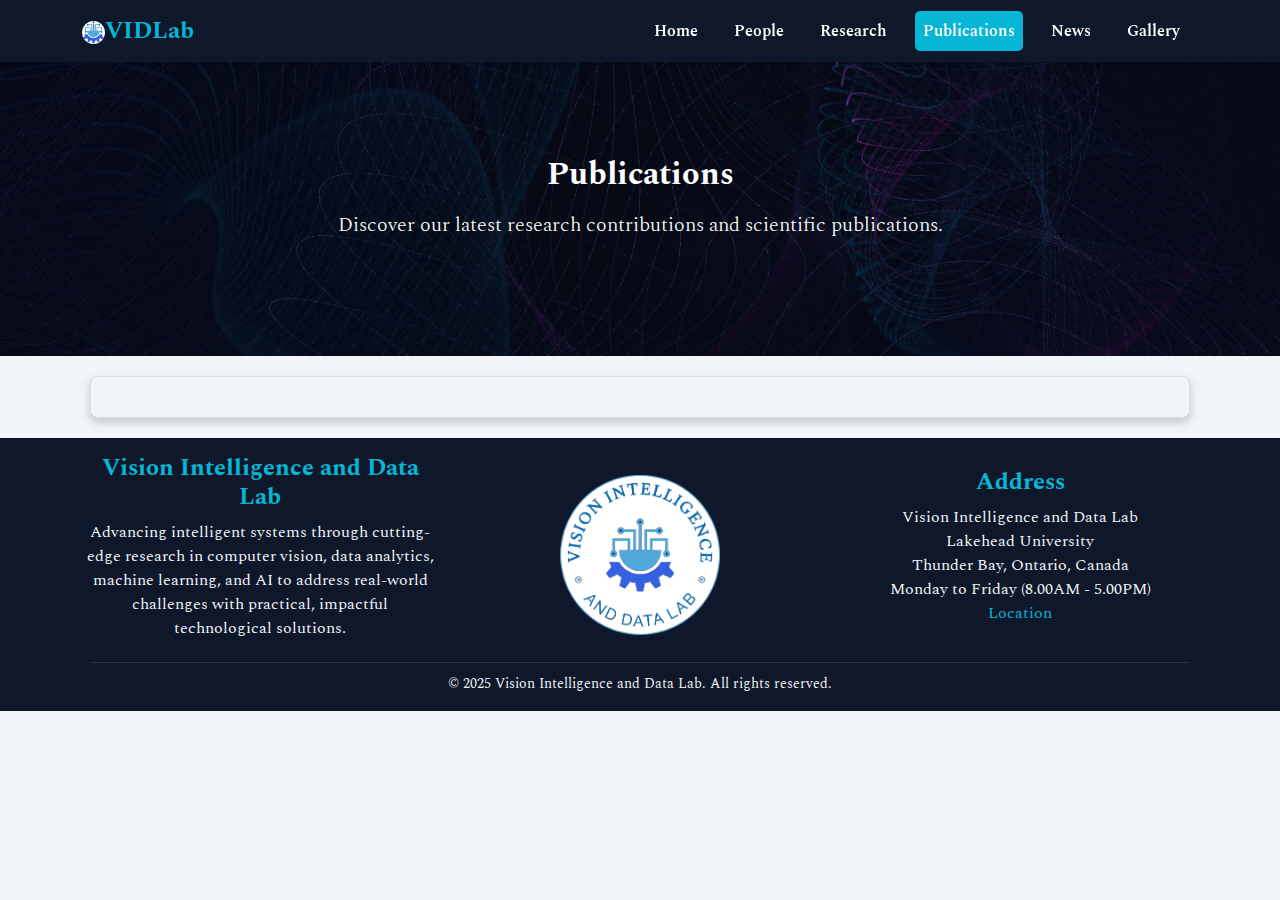
<file: publications_bibbase.html>
<!DOCTYPE html>
<html lang="en">

<head>
  <meta charset="UTF-8" />
  <meta name="viewport" content="width=device-width, initial-scale=1.0" />
  <title>Publications</title>
  <link rel="icon" type="image/x-icon" href="assets/images/favicon.png">
  <link href="https://cdn.jsdelivr.net/npm/bootstrap@5.3.6/dist/css/bootstrap.min.css" rel="stylesheet">
  <link
    href="https://fonts.googleapis.com/css2?family=Spectral:ital,wght@0,200;0,300;0,400;0,500;0,600;0,700;0,800;1,200;1,300;1,400;1,500;1,600;1,700;1,800&display=swap"
    rel="stylesheet">
  <link rel="stylesheet" href="assets/css/style.css">
</head>

<body class="all-class-padding">
  <!-- PAGE LOADER: runs until window.load, then disappears -->
  <div id="pageLoader">
    <div class="loader-bars">
      <span></span>
      <span></span>
      <span></span>
      <span></span>
      <span></span>
    </div>
  </div>

  <!-- Navigation -->
  <nav class="navbar navbar-expand-lg fixed-top shadow-sm">
    <div class="container">

      <div class="logo-container navbar-brand">
        <div class="logo-img-wrapper">
          <img src="assets/images/favicon.png" alt="Favicon" class="logo-img" style="width: 23px; height: 23px;">
        </div>
        <div class="logo-text-wrapper">
          <a href="index.html" class="logo-link">VIDLab</a>
        </div>
      </div>

      <!-- Bootstrap toggler (hidden on mobile) -->
      <button class="navbar-toggler" type="button" data-bs-toggle="collapse" data-bs-target="#navbarResponsive"
        aria-controls="navbarResponsive" aria-expanded="false" aria-label="Toggle navigation">
        <span class="navbar-toggler-icon"></span>
      </button>

      <!-- Custom hamburger menu (shown on mobile) -->
      <button class="custom-hamburger" id="customHamburger">
        <span></span>
        <span></span>
        <span></span>
      </button>

      <div class="collapse navbar-collapse" id="navbarResponsive">
        <ul class="navbar-nav ms-auto">
          <li class="nav-item"><a class="nav-link" href="index.html">Home</a></li>
          <li class="nav-item"><a class="nav-link" href="people.html">People</a></li>
          <li class="nav-item"><a class="nav-link" href="researchs.html">Research</a></li>
          <li class="nav-item"><a class="nav-link active" href="publications.html">Publications</a></li>
          <li class="nav-item"><a class="nav-link" href="news.html">News</a></li>
          <li class="nav-item"><a class="nav-link" href="gallery.html">Gallery</a></li>
        </ul>
      </div>
    </div>
  </nav>


  <!-- Overlay for mobile menu -->
  <div class="menu-overlay" id="menuOverlay"></div>

  <section class="py-5 text-center all-header-main">
    <div class="container">
      <h2 class="fw-bold mb-3">Publications</h2>
      <p class="lead">Discover our latest research contributions and scientific publications.</p>
    </div>
  </section>

  <section>
    <div class="container">
      <div class="row bibbase-publications div_items_max_width">
        <script
          src="https://bibbase.org/show?bib=https%3A%2F%2Fbibbase.org%2Fnetwork%2Ffiles%2FMn3W9SpFS3RNNyLt9&noBootstrap=1&jsonp=1">
          </script>
      </div>
    </div>
  </section>

  <!-- Footer -->
  <footer class="text-light pt-3 ">
    <div class="container">

      <!-- Desktop/tablet footer: visible from md and up -->
      <div class="row text-center footer_element_height d-none d-md-flex">
        <div class="col-md-4 d-flex flex-column align-items-center justify-content-center">
          <h6 class="fw-bold">Vision Intelligence and Data Lab</h6>
          <p>Advancing intelligent systems through cutting-edge research in computer vision, data analytics, machine
            learning, and AI to address real-world challenges with practical, impactful technological solutions.</p>
        </div>
        <div class="col-md-4 d-flex align-items-center justify-content-center">
          <img src="assets/images/lablogo.png" alt="Logo" class="img-fluid footer-logo">
        </div>
        <div class="col-md-4 d-flex flex-column align-items-center justify-content-center  text-center">
          <h6 class="fw-bold">Address</h6>
          <p>Vision Intelligence and Data Lab<br>
            Lakehead University<br>
            Thunder Bay, Ontario, Canada<br>
            Monday to Friday (8.00AM - 5.00PM)<br>
            <a href="https://www.google.com/maps/search/Lakehead+University,+Thunder+Bay,+Ontario,+Canada/@48.424393,-89.2591852,14z"
              class="text-info text-decoration-none">Location</a>
          </p>
        </div>
      </div>

      <!-- Mobile-only footer: visible below md -->
      <div class="row d-flex d-md-none text-center justify-content-center">
        <div class="col-12 d-flex flex-column align-items-center text-center">
          <h6 class="fw-bold">Vision Intelligence and Data Lab</h6>
          <p>
            Lakehead University<br>
            Thunder Bay, Ontario, Canada<br>
            Monday to Friday (8.00AM - 5.00PM)<br>
            <a href="https://www.google.com/maps/search/Lakehead+University,+Thunder+Bay,+Ontario,+Canada/@48.424393,-89.2591852,14z"
              class="text-info text-decoration-none">Location</a>
          </p>
        </div>
      </div>

      <hr class="border-secondary">
      <!-- Desktop/tablet footer: visible from md and up -->
      <div class="text-center pb-3 d-none d-md-block">
        <small>© 2025 Vision Intelligence and Data Lab. All rights reserved.</small>
      </div>

      <!-- Mobile-only footer: visible below md -->
      <div class="text-center pb-3 d-block d-md-none">
        <small>© 2025 VIDLab. All rights reserved.</small>
      </div>
    </div>
  </footer>

  <script src="https://cdn.jsdelivr.net/npm/bootstrap@5.3.6/dist/js/bootstrap.bundle.min.js"></script>
  <script src="assets/js/script.js"></script>

</body>

</html>
</file>
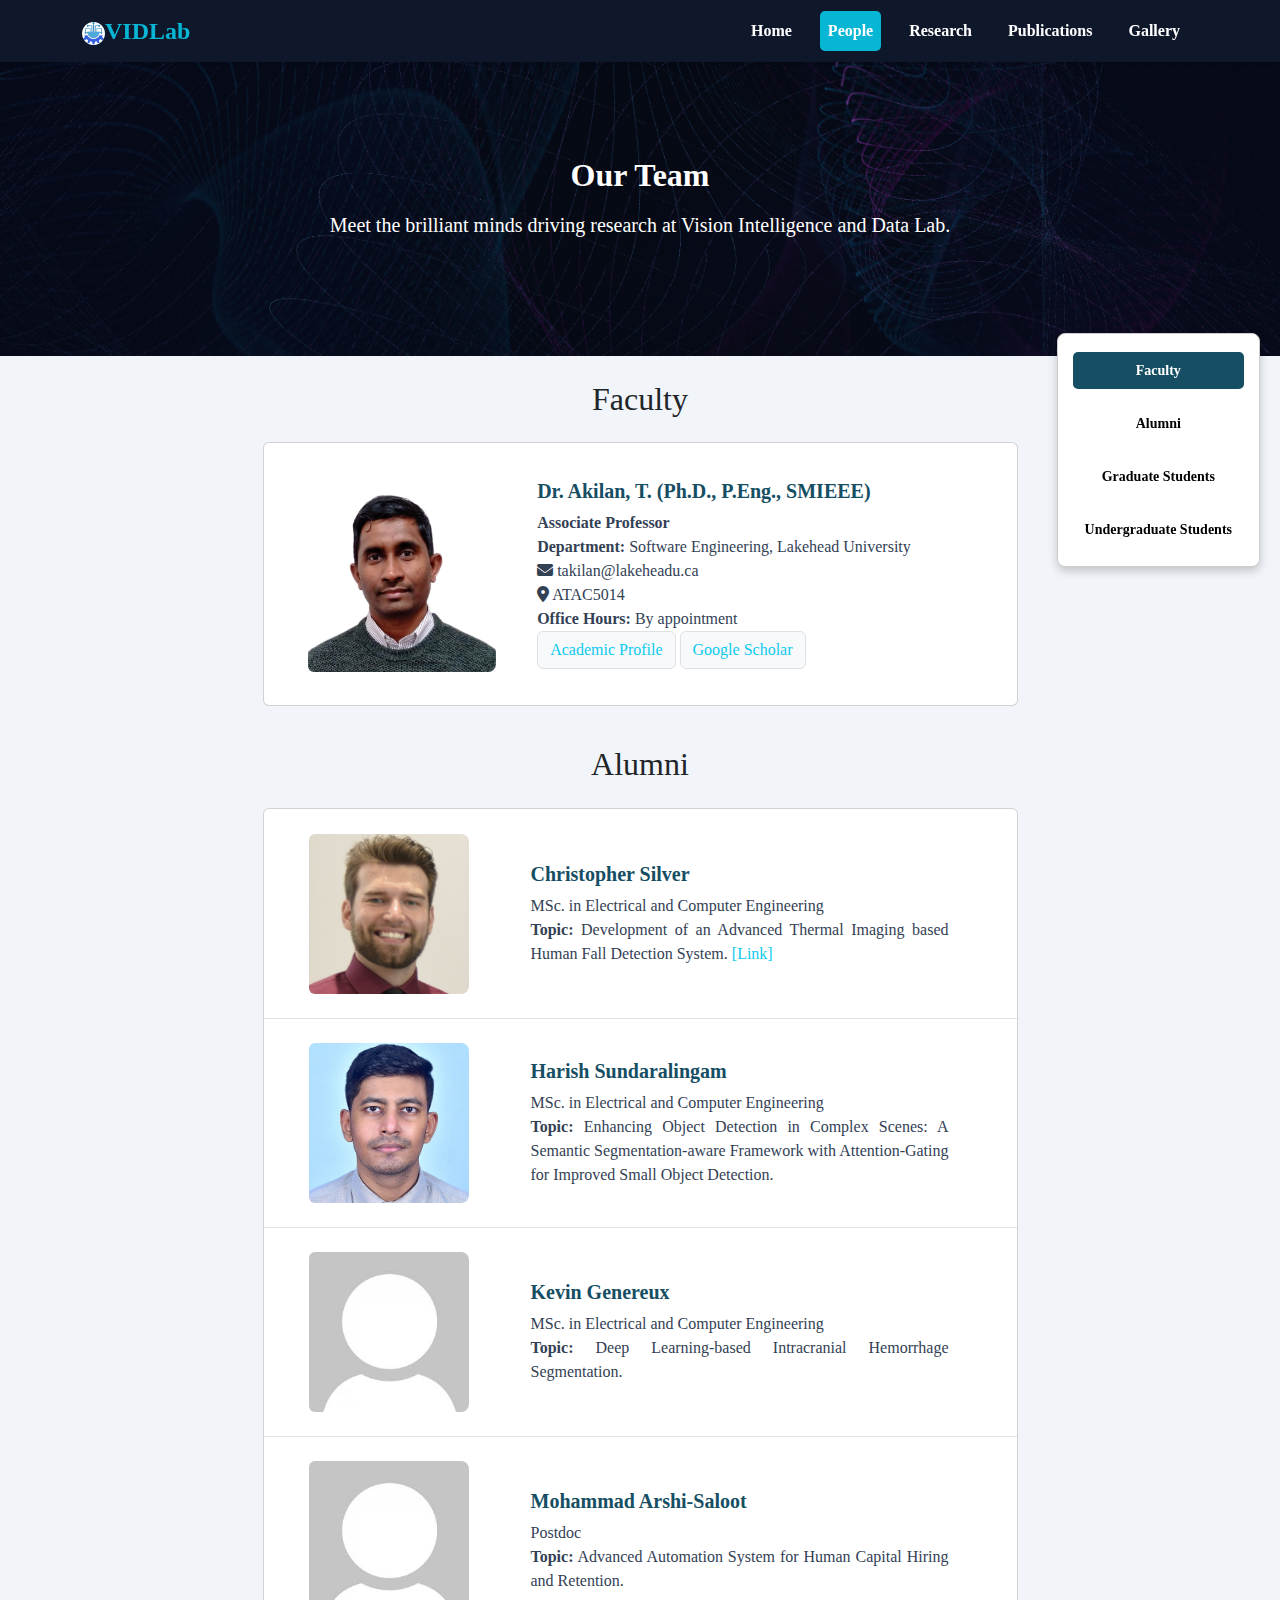
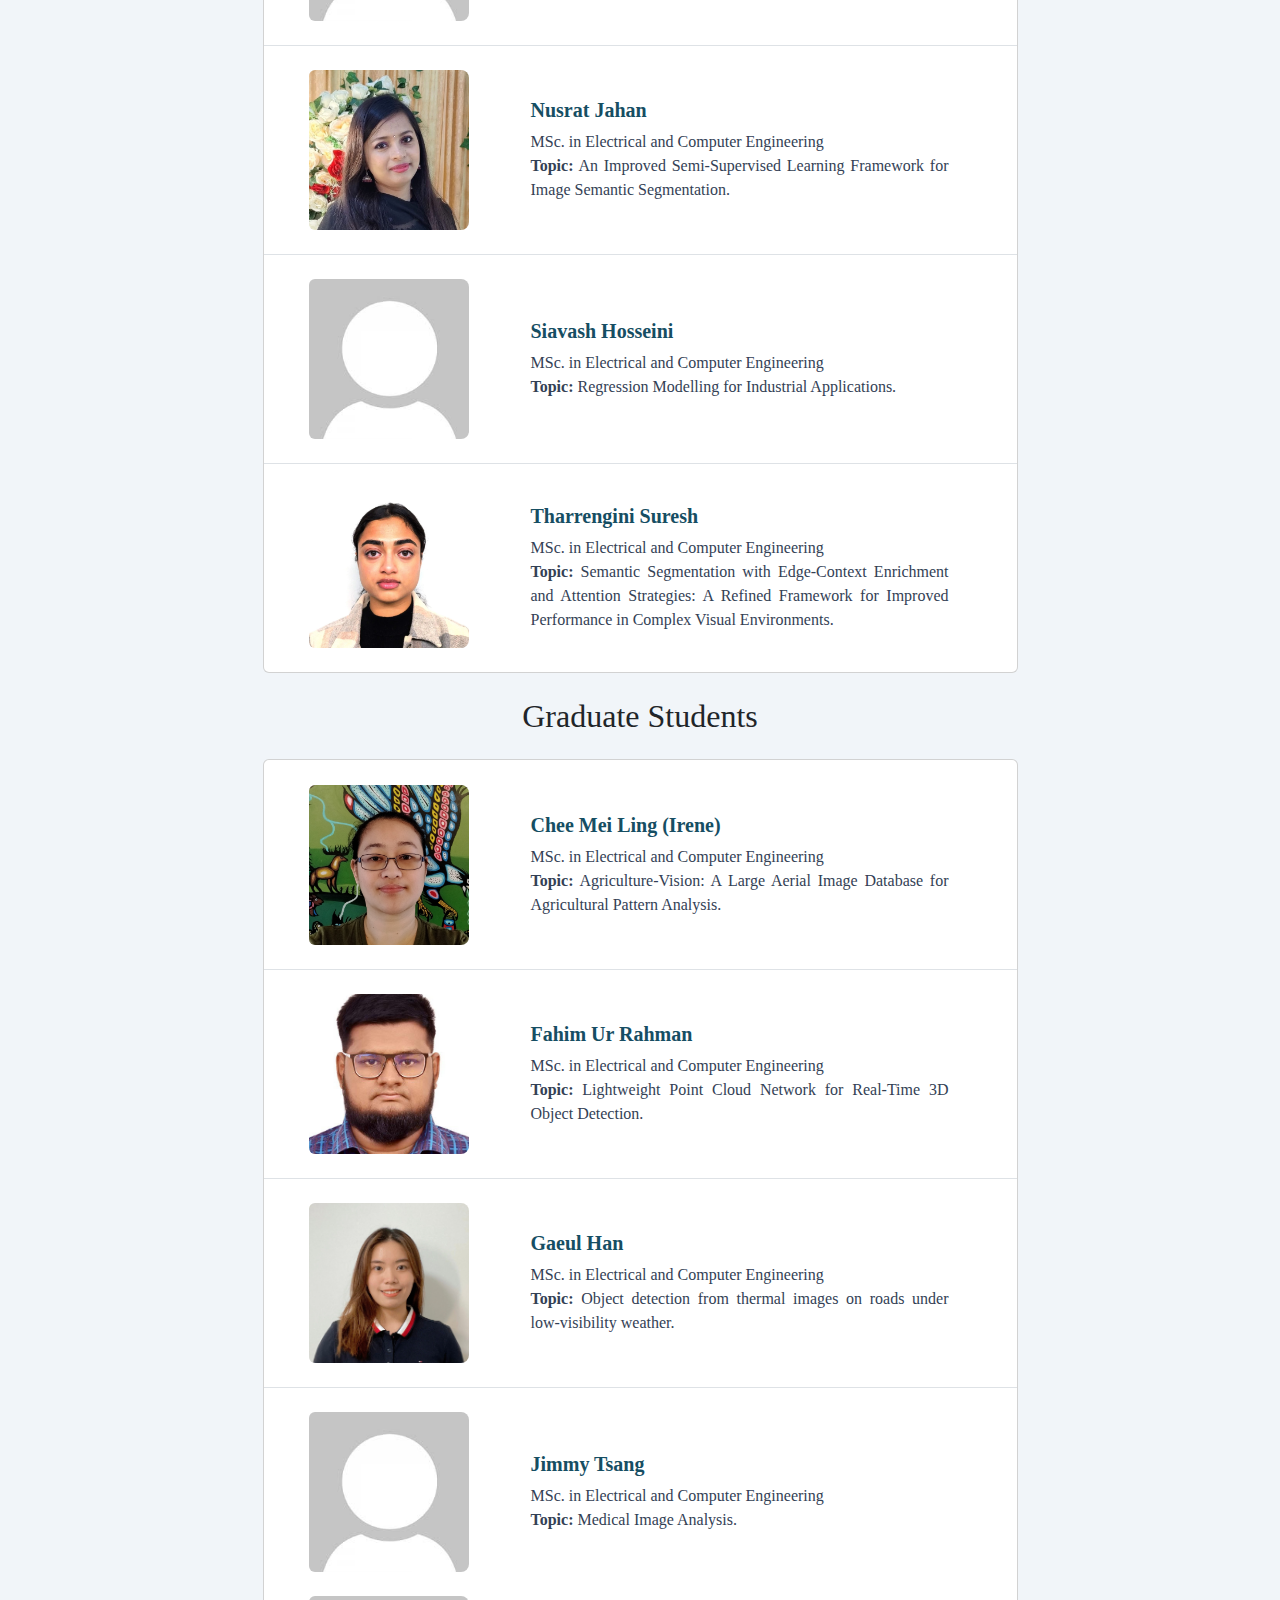
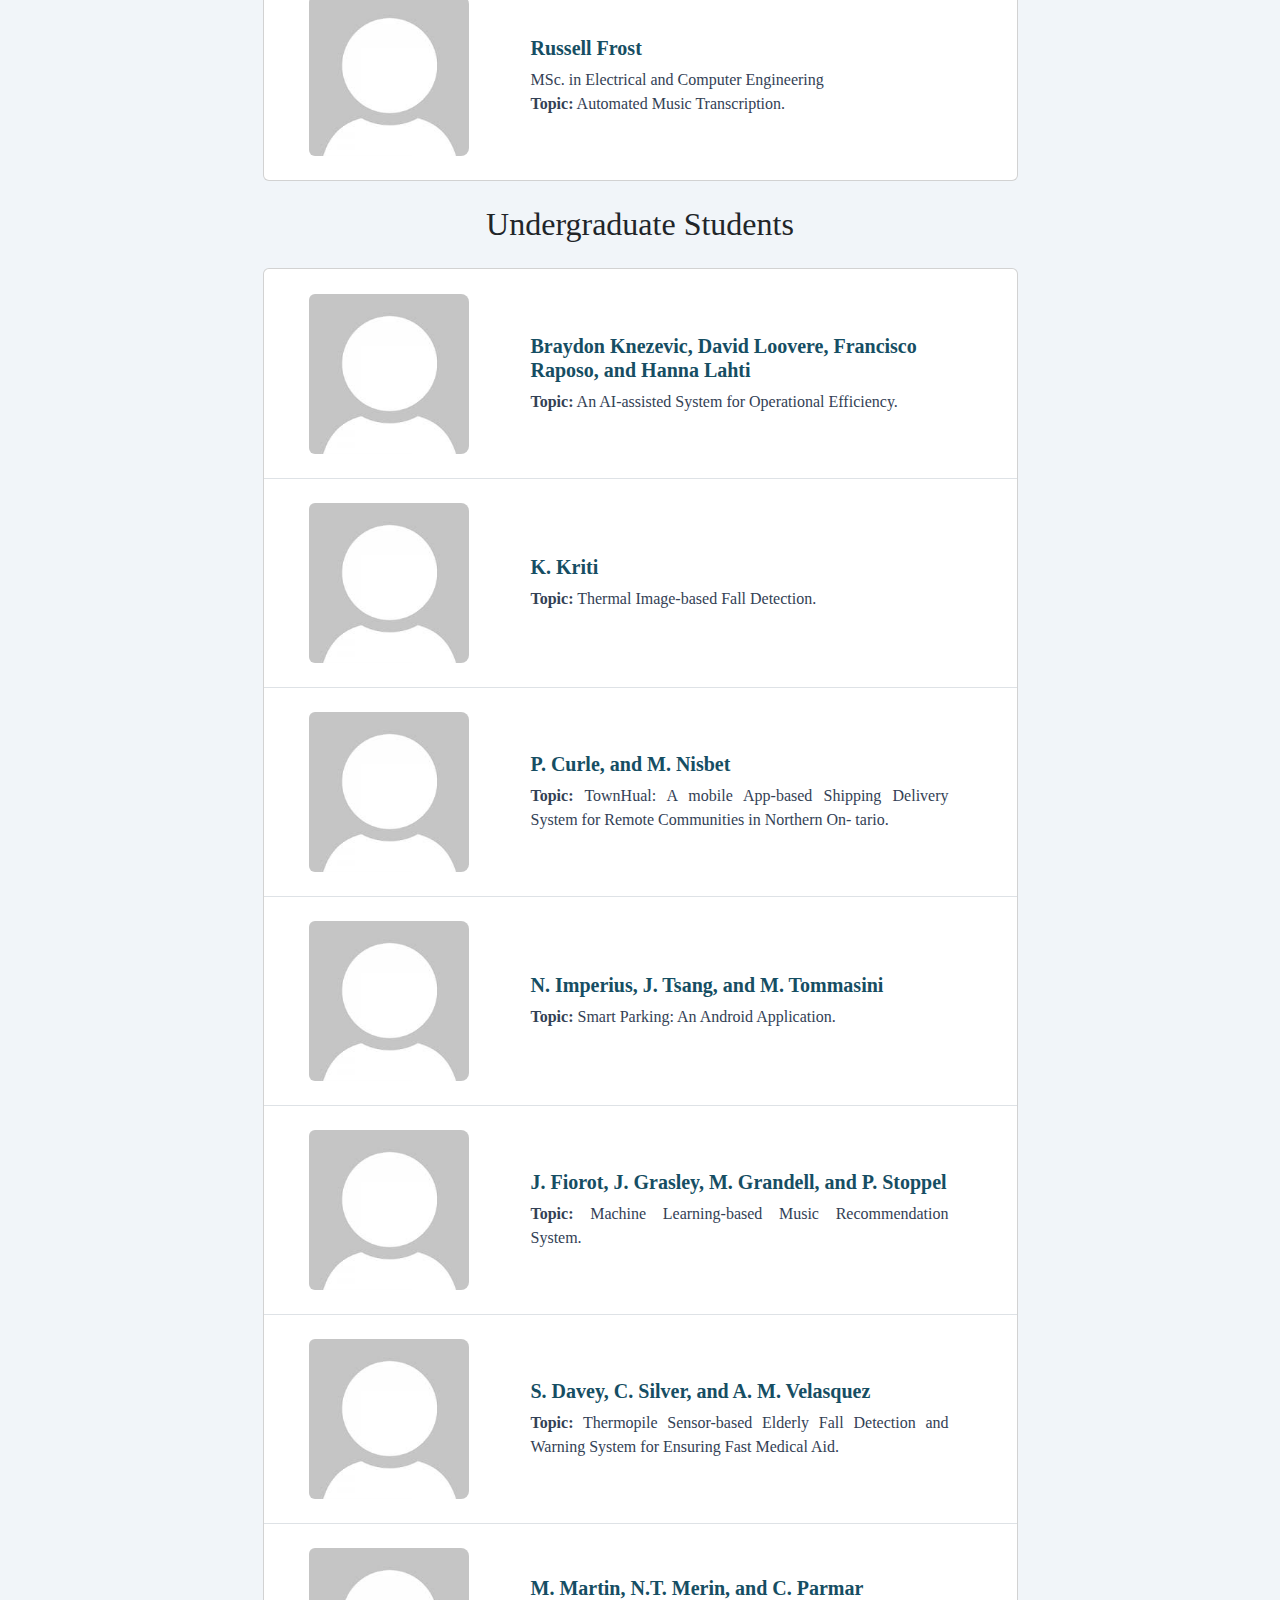
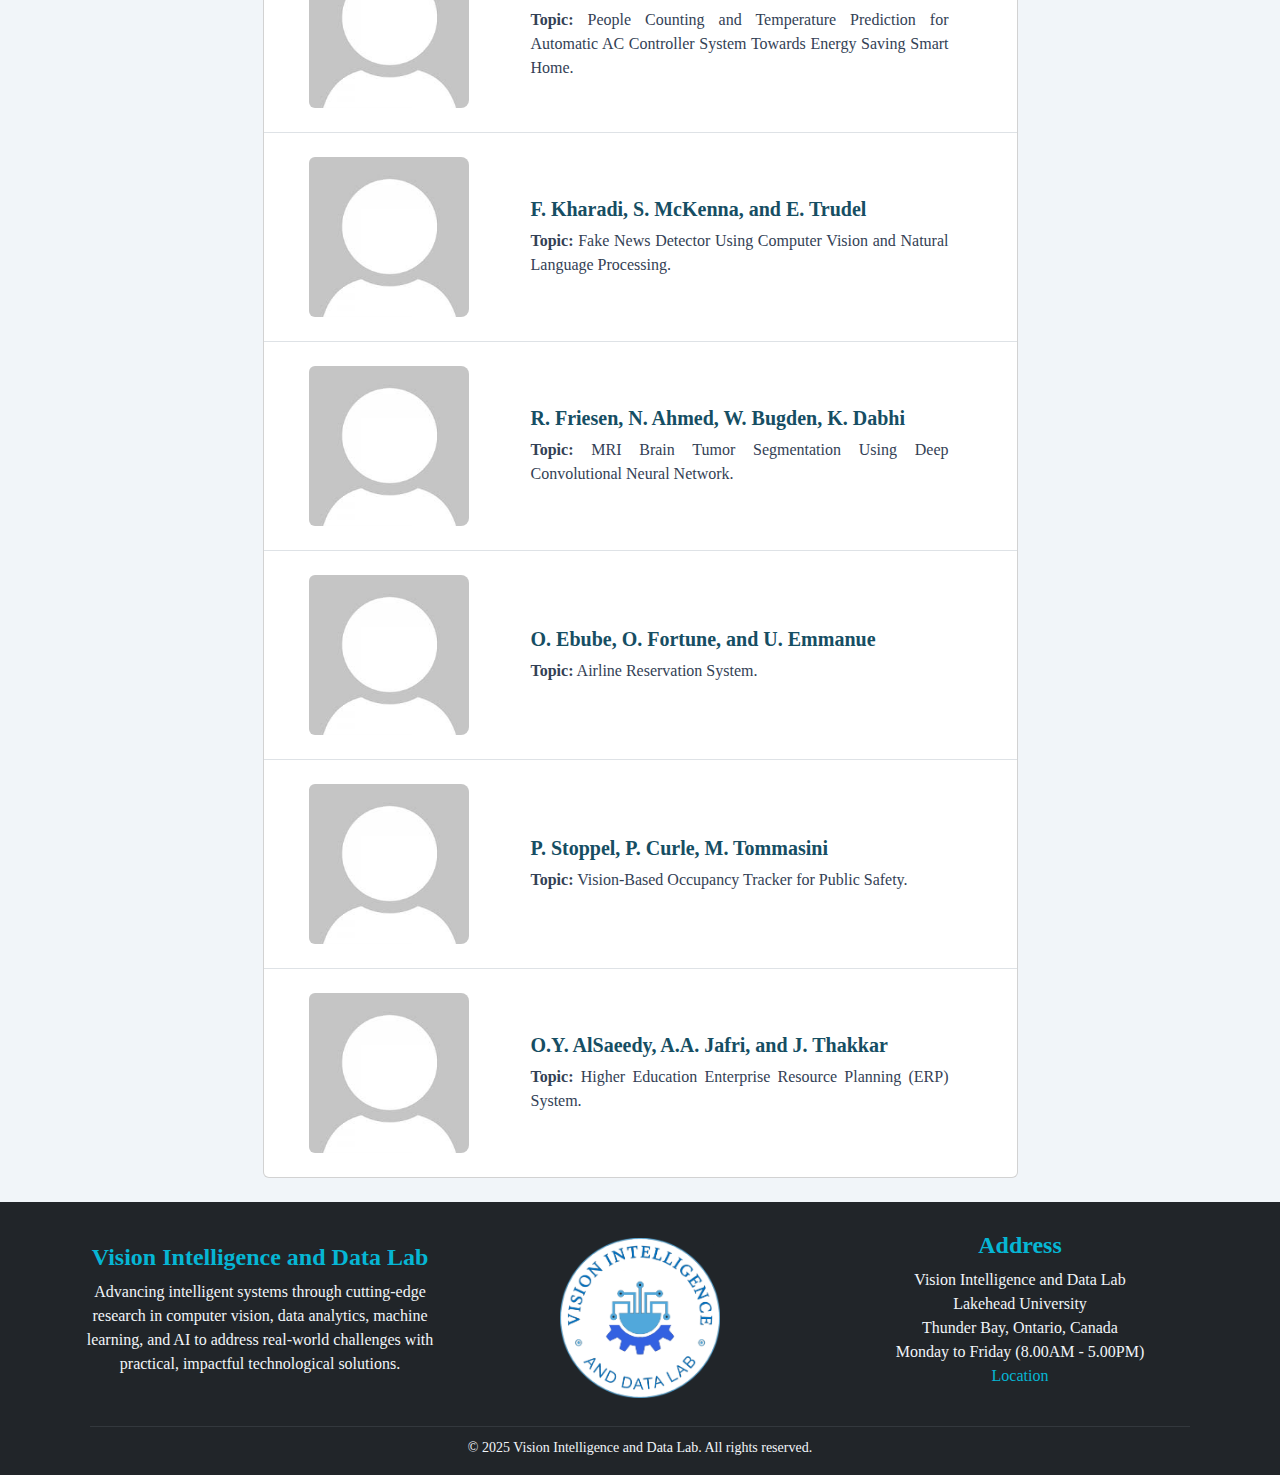
<file: vidlab-main/people.html>
<!DOCTYPE html>
<html lang="en">

<head>
  <meta charset="UTF-8" />
  <meta name="viewport" content="width=device-width, initial-scale=1.0" />
  <title>People</title>
  <link rel="icon" type="image/x-icon" href="assets/images/favicon.png">
  <link href="https://cdn.jsdelivr.net/npm/bootstrap@5.3.6/dist/css/bootstrap.min.css" rel="stylesheet">
  <link href="https://fonts.googleapis.com/css2?family=Merriweather:wght@300;400;700;900&display=swap" rel="stylesheet">
  <link rel="stylesheet" href="https://cdnjs.cloudflare.com/ajax/libs/font-awesome/6.7.2/css/all.min.css">
  <link rel="stylesheet" href="assets/css/style.css">
</head>

<body class="all-class-padding">
  <!-- PAGE LOADER: runs until window.load, then disappears -->
  <div id="pageLoader">
    <div class="loader-bars">
      <span></span>
      <span></span>
      <span></span>
      <span></span>
      <span></span>
    </div>
  </div>

  <!-- Navigation -->
  <nav class="navbar navbar-expand-lg fixed-top shadow-sm">
    <div class="container">

      <div class="logo-container navbar-brand">
        <div class="logo-img-wrapper">
          <img src="assets/images/favicon.png" alt="Favicon" class="logo-img" style="width: 23px; height: 23px;">
        </div>
        <div class="logo-text-wrapper">
          <a href="index.html" class="logo-link">VIDLab</a>
        </div>
      </div>

      <!-- Bootstrap toggler (hidden on mobile) -->
      <button class="navbar-toggler" type="button" data-bs-toggle="collapse" data-bs-target="#navbarResponsive"
        aria-controls="navbarResponsive" aria-expanded="false" aria-label="Toggle navigation">
        <span class="navbar-toggler-icon"></span>
      </button>

      <!-- Custom hamburger menu (shown on mobile) -->
      <button class="custom-hamburger" id="customHamburger">
        <span></span>
        <span></span>
        <span></span>
      </button>

      <div class="collapse navbar-collapse" id="navbarResponsive">
        <ul class="navbar-nav ms-auto">
          <li class="nav-item"><a class="nav-link" href="index.html">Home</a></li>
          <li class="nav-item"><a class="nav-link active" href="people.html">People</a></li>
          <li class="nav-item"><a class="nav-link" href="researchs.html">Research</a></li>
          <li class="nav-item"><a class="nav-link" href="publications.html">Publications</a></li>
          <li class="nav-item"><a class="nav-link" href="gallery.html">Gallery</a></li>
        </ul>
      </div>
    </div>
  </nav>


  <!-- Overlay for mobile menu -->
  <div class="menu-overlay" id="menuOverlay"></div>

  <!-- Header -->
  <section class="py-5 text-center all-header-main">
    <div class="container">
      <h2 class="fw-bold mb-3">Our Team</h2>
      <p class="lead">Meet the brilliant minds driving research at Vision Intelligence and Data Lab.</p>
    </div>
  </section>


  <!-- Floating Nav -->
  <!-- Desktop Filter Bar (only shows on Desktop) -->
  <div id="floating-nav" class="floating-nav text-center d-none d-md-flex">
    <a href="#faculty" class="nav-link active">Faculty</a>
    <a href="#alumni" class="nav-link">Alumni</a>
    <a href="#graduate" class="nav-link">Graduate Students</a>
    <a href="#undergraduate" class="nav-link">Undergraduate Students</a>
  </div>

  <!-- Mobile Filter Bar (only shows on mobile) -->
  <div class="mobile-filter-bar d-flex d-md-none">
    <div class="mobile-filter-tabs">
      <button class="mobile-filter-btn active" data-filter="faculty">Faculty</button>
      <button class="mobile-filter-btn" data-filter="alumni">Alumni</button>
      <button class="mobile-filter-btn" data-filter="graduate">Graduate Students</button>
      <button class="mobile-filter-btn" data-filter="undergraduate">Undergraduate Students</button>
    </div>
  </div>

  <!-- Faculty -->
  <section id="faculty" class="container py-4">
    <h2 class="text-center mb-4">Faculty</h2>
    <div class="row justify-content-center">
      <div class="card card-hover shadow-hover">
        <div class="row g-0">
          <div class="col-md-4 d-flex align-items-center justify-content-center">
            <img src="assets/images/people/akilan_pp_w_bg.png" class="img-fluid rounded-start" alt="Faculty">
          </div>
          <div class="col-md-8">
            <div class="card-body">
              <h5 class="card-title">Dr. Akilan, T. (Ph.D., P.Eng., SMIEEE)</h5>
              <p class="card-text">
                <strong>Associate Professor</strong><br>
                <strong>Department:</strong> Software Engineering, Lakehead University<br>
                <i class="fa-solid fa-envelope"></i> takilan@lakeheadu.ca<br>
                <i class="fa-solid fa-location-dot"></i> ATAC5014<br>
                <strong>Office Hours:</strong> By appointment<br>
                <a href="https://www.lakeheadu.ca/users/A/takilan" target="_blank"
                  class="text-info text-decoration-none btn btn-light border">Academic Profile</a>
                <a href="https://scholar.google.ca/citations?hl=en&user=d7VHPp4AAAAJ" target="_blank"
                  class="text-info text-decoration-none btn btn-light border">Google Scholar</a>
              </p>
            </div>
          </div>
        </div>
      </div>
    </div>
  </section>

  <!-- Alumni -->
  <section id="alumni" class="students-info-section container pb-4">
    <h2 class="text-center mb-4">Alumni</h2>

    <!-- Alumni Card -->
    <div class="card card-hover shadow-hover students-info-section-card">
      <div class="row g-0 mb-4 pb-4 border-bottom students-info-first-card">
        <div class="col-md-4 d-flex align-items-center justify-content-center">
          <img src="assets/images/people/Christ Silver.png" class="img-fluid rounded-start" alt="Christopher Silver">
        </div>
        <div class="col-md-8">
          <div class="card-body">
            <h5 class="card-title">Christopher Silver</h5>
            <p class="card-text">
              <b></b>MSc. in Electrical and Computer Engineering<br>
              <strong>Topic:</strong> Development of an Advanced Thermal Imaging based Human Fall Detection System.
              <a href="https://www.lakeheadu.ca/alumni/journey/magazine/winter-2024/articles/node/202470"
                target="_blank" class="text-info text-decoration-none">[Link]</a>
            </p>
          </div>
        </div>
      </div>

      <div class="row g-0 mb-4 pb-4 border-bottom">
        <div class="col-md-4 d-flex align-items-center justify-content-center">
          <img src="assets/images/people/Harish Sundaralingam2.jpg" class="img-fluid rounded-start"
            alt="Christopher Silver">
        </div>
        <div class="col-md-8">
          <div class="card-body">
            <h5 class="card-title">Harish Sundaralingam</h5>
            <p class="card-text">
              MSc. in Electrical and Computer Engineering<br>
              <strong>Topic:</strong> Enhancing Object Detection in Complex Scenes: A Semantic Segmentation-aware
              Framework with Attention-Gating for Improved Small Object Detection.
            </p>
          </div>
        </div>
      </div>

      <div class="row g-0 mb-4 pb-4 border-bottom">
        <div class="col-md-4 d-flex align-items-center justify-content-center">
          <img src="assets/images/people/dummy DP.jpg" class="img-fluid rounded-start" alt="Christopher Silver">
        </div>
        <div class="col-md-8">
          <div class="card-body">
            <h5 class="card-title">Kevin Genereux</h5>
            <p class="card-text">
              MSc. in Electrical and Computer Engineering<br>
              <strong>Topic:</strong> Deep Learning-based Intracranial Hemorrhage Segmentation.
            </p>
          </div>
        </div>
      </div>

      <div class="row g-0 mb-4 pb-4 border-bottom">
        <div class="col-md-4 d-flex align-items-center justify-content-center">
          <img src="assets/images/people/dummy DP.jpg" class="img-fluid rounded-start" alt="Christopher Silver">
        </div>
        <div class="col-md-8">
          <div class="card-body">
            <h5 class="card-title">Mohammad Arshi-Saloot</h5>
            <p class="card-text">
              Postdoc<br>
              <strong>Topic:</strong> Advanced Automation System for Human Capital Hiring and Retention.
            </p>
          </div>
        </div>
      </div>

      <div class="row g-0 mb-4 pb-4 border-bottom">
        <div class="col-md-4 d-flex align-items-center justify-content-center">
          <img src="assets/images/people/Nusrat Jahan2.jpg" class="img-fluid rounded-start" alt="Christopher Silver">
        </div>
        <div class="col-md-8">
          <div class="card-body">
            <h5 class="card-title">Nusrat Jahan</h5>
            <p class="card-text">
              MSc. in Electrical and Computer Engineering<br>
              <strong>Topic:</strong> An Improved Semi-Supervised Learning Framework for Image Semantic Segmentation.
            </p>
          </div>
        </div>
      </div>

      <div class="row g-0 mb-4 pb-4 border-bottom">
        <div class="col-md-4 d-flex align-items-center justify-content-center">
          <img src="assets/images/people/dummy DP.jpg" class="img-fluid rounded-start" alt="Christopher Silver">
        </div>
        <div class="col-md-8">
          <div class="card-body">
            <h5 class="card-title">Siavash Hosseini</h5>
            <p class="card-text">
              MSc. in Electrical and Computer Engineering<br>
              <strong>Topic:</strong> Regression Modelling for Industrial Applications.
            </p>
          </div>
        </div>
      </div>

      <div class="row g-0 mb-4">
        <div class="col-md-4 d-flex align-items-center justify-content-center">
          <img src="assets/images/people/Tharrengini Suresh.jpg" class="img-fluid rounded-start" alt="Christopher Silver">
        </div>
        <div class="col-md-8">
          <div class="card-body">
            <h5 class="card-title">Tharrengini Suresh</h5>
            <p class="card-text">
              MSc. in Electrical and Computer Engineering<br>
              <strong>Topic:</strong> Semantic Segmentation with Edge-Context Enrichment and Attention Strategies: A
              Refined Framework for Improved Performance in Complex Visual Environments.
            </p>
          </div>
        </div>
      </div>

  </section>

  <!-- Graduate Students -->
  <section id="graduate" class="students-info-section container pb-4">
    <h2 class="text-center mb-4">Graduate Students</h2>
    <div class="card card-hover shadow-hover students-info-section-card">

      <div class="row g-0 mb-4 pb-4 border-bottom students-info-first-card">
        <div class="col-md-4 d-flex align-items-center justify-content-center">
          <img src="assets/images/people/Chee Mei Ling.jpg" class="img-fluid rounded-start" alt="Christopher Silver">
        </div>
        <div class="col-md-8">
          <div class="card-body">
            <h5 class="card-title">Chee Mei Ling (Irene)</h5>
            <p class="card-text">
              <b></b>MSc. in Electrical and Computer Engineering<br>
              <strong>Topic:</strong> Agriculture-Vision: A Large Aerial Image Database for Agricultural Pattern
              Analysis.
            </p>
          </div>
        </div>
      </div>

      <div class="row g-0 mb-4 pb-4 border-bottom">
        <div class="col-md-4 d-flex align-items-center justify-content-center">
          <img src="assets/images/people/Fahim Ur Rahman.jpg" class="img-fluid rounded-start" alt="Christopher Silver">
        </div>
        <div class="col-md-8">
          <div class="card-body">
            <h5 class="card-title">Fahim Ur Rahman</h5>
            <p class="card-text">
              <b></b>MSc. in Electrical and Computer Engineering<br>
              <strong>Topic:</strong> Lightweight Point Cloud Network for Real-Time 3D Object Detection.
            </p>
          </div>
        </div>
      </div>

      <div class="row g-0 mb-4 pb-4 border-bottom">
        <div class="col-md-4 d-flex align-items-center justify-content-center">
          <img src="assets/images/people/Gaeul Han.jpg" class="img-fluid rounded-start" alt="Christopher Silver">
        </div>
        <div class="col-md-8">
          <div class="card-body">
            <h5 class="card-title">Gaeul Han</h5>
            <p class="card-text">
              <b></b>MSc. in Electrical and Computer Engineering<br>
              <strong>Topic:</strong> Object detection from thermal images on roads under low-visibility weather.
            </p>
          </div>
        </div>
      </div>

      <div class="row g-0 mb-4">
        <div class="col-md-4 d-flex align-items-center justify-content-center">
          <img src="assets/images/people/dummy DP.jpg" class="img-fluid rounded-start" alt="Christopher Silver">
        </div>
        <div class="col-md-8">
          <div class="card-body">
            <h5 class="card-title">Jimmy Tsang</h5>
            <p class="card-text">
              <b></b>MSc. in Electrical and Computer Engineering<br>
              <strong>Topic:</strong> Medical Image Analysis.
            </p>
          </div>
        </div>
      </div>

      <div class="row g-0 mb-4">
        <div class="col-md-4 d-flex align-items-center justify-content-center">
          <img src="assets/images/people/dummy DP.jpg" class="img-fluid rounded-start" alt="Christopher Silver">
        </div>
        <div class="col-md-8">
          <div class="card-body">
            <h5 class="card-title">Russell Frost</h5>
            <p class="card-text">
              <b></b>MSc. in Electrical and Computer Engineering<br>
              <strong>Topic:</strong> Automated Music Transcription.
            </p>
          </div>
        </div>
      </div>
    </div>
  </section>

  <!-- Undergraduate Students -->
  <section id="undergraduate" class="students-info-section container pb-4">
    <h2 class="text-center mb-4">Undergraduate Students</h2>
    <div class="card card-hover shadow-hover students-info-section-card">
      <div class="row g-0 mb-4 pb-4 border-bottom students-info-first-card">
        <div class="col-md-4 d-flex align-items-center justify-content-center">
          <img src="assets/images/people/dummy DP.jpg" class="img-fluid rounded-start" alt="Christopher Silver">
        </div>
        <div class="col-md-8">
          <div class="card-body">
            <h5 class="card-title">Braydon Knezevic, David Loovere, Francisco Raposo, and Hanna Lahti</h5>
            <p class="card-text">
              <strong>Topic:</strong> An AI-assisted System for Operational Efficiency.
            </p>
          </div>
        </div>
      </div>

      <div class="row g-0 mb-4 pb-4 border-bottom">
        <div class="col-md-4 d-flex align-items-center justify-content-center">
          <img src="assets/images/people/dummy DP.jpg" class="img-fluid rounded-start" alt="Christopher Silver">
        </div>
        <div class="col-md-8">
          <div class="card-body">
            <h5 class="card-title">K. Kriti</h5>
            <p class="card-text">
              <strong>Topic:</strong> Thermal Image-based Fall Detection.
            </p>
          </div>
        </div>
      </div>

      <div class="row g-0 mb-4 pb-4 border-bottom">
        <div class="col-md-4 d-flex align-items-center justify-content-center">
          <img src="assets/images/people/dummy DP.jpg" class="img-fluid rounded-start" alt="Christopher Silver">
        </div>
        <div class="col-md-8">
          <div class="card-body">
            <h5 class="card-title">P. Curle, and M. Nisbet</h5>
            <p class="card-text">
              <strong>Topic:</strong> TownHual: A mobile App-based Shipping Delivery System for Remote Communities in
              Northern On- tario.
            </p>
          </div>
        </div>
      </div>

      <div class="row g-0 mb-4 pb-4 border-bottom">
        <div class="col-md-4 d-flex align-items-center justify-content-center">
          <img src="assets/images/people/dummy DP.jpg" class="img-fluid rounded-start" alt="Christopher Silver">
        </div>
        <div class="col-md-8">
          <div class="card-body">
            <h5 class="card-title">N. Imperius, J. Tsang, and M. Tommasini</h5>
            <p class="card-text">
              <strong>Topic:</strong> Smart Parking: An Android Application.
            </p>
          </div>
        </div>
      </div>

      <div class="row g-0 mb-4 pb-4 border-bottom">
        <div class="col-md-4 d-flex align-items-center justify-content-center">
          <img src="assets/images/people/dummy DP.jpg" class="img-fluid rounded-start" alt="Christopher Silver">
        </div>
        <div class="col-md-8">
          <div class="card-body">
            <h5 class="card-title">J. Fiorot, J. Grasley, M. Grandell, and P. Stoppel</h5>
            <p class="card-text">
              <strong>Topic:</strong> Machine Learning-based Music Recommendation System.
            </p>
          </div>
        </div>
      </div>

      <div class="row g-0 mb-4 pb-4 border-bottom">
        <div class="col-md-4 d-flex align-items-center justify-content-center">
          <img src="assets/images/people/dummy DP.jpg" class="img-fluid rounded-start" alt="Christopher Silver">
        </div>
        <div class="col-md-8">
          <div class="card-body">
            <h5 class="card-title">S. Davey, C. Silver, and A. M. Velasquez</h5>
            <p class="card-text">
              <strong>Topic:</strong> Thermopile Sensor-based Elderly Fall Detection and Warning System for Ensuring
              Fast Medical Aid.
            </p>
          </div>
        </div>
      </div>

      <div class="row g-0 mb-4 pb-4 border-bottom">
        <div class="col-md-4 d-flex align-items-center justify-content-center">
          <img src="assets/images/people/dummy DP.jpg" class="img-fluid rounded-start" alt="Christopher Silver">
        </div>
        <div class="col-md-8">
          <div class="card-body">
            <h5 class="card-title">M. Martin, N.T. Merin, and C. Parmar</h5>
            <p class="card-text">
              <strong>Topic:</strong> People Counting and Temperature Prediction for Automatic AC Controller System
              Towards Energy Saving Smart Home.
            </p>
          </div>
        </div>
      </div>

      <div class="row g-0 mb-4 pb-4 border-bottom">
        <div class="col-md-4 d-flex align-items-center justify-content-center">
          <img src="assets/images/people/dummy DP.jpg" class="img-fluid rounded-start" alt="Christopher Silver">
        </div>
        <div class="col-md-8">
          <div class="card-body">
            <h5 class="card-title">F. Kharadi, S. McKenna, and E. Trudel</h5>
            <p class="card-text">
              <strong>Topic:</strong> Fake News Detector Using Computer Vision and Natural Language Processing.
            </p>
          </div>
        </div>
      </div>

      <div class="row g-0 mb-4 pb-4 border-bottom">
        <div class="col-md-4 d-flex align-items-center justify-content-center">
          <img src="assets/images/people/dummy DP.jpg" class="img-fluid rounded-start" alt="Christopher Silver">
        </div>
        <div class="col-md-8">
          <div class="card-body">
            <h5 class="card-title">R. Friesen, N. Ahmed, W. Bugden, K. Dabhi</h5>
            <p class="card-text">
              <strong>Topic:</strong> MRI Brain Tumor Segmentation Using Deep Convolutional Neural Network.
            </p>
          </div>
        </div>
      </div>

      <div class="row g-0 mb-4 pb-4 border-bottom">
        <div class="col-md-4 d-flex align-items-center justify-content-center">
          <img src="assets/images/people/dummy DP.jpg" class="img-fluid rounded-start" alt="Christopher Silver">
        </div>
        <div class="col-md-8">
          <div class="card-body">
            <h5 class="card-title">O. Ebube, O. Fortune, and U. Emmanue</h5>
            <p class="card-text">
              <strong>Topic:</strong> Airline Reservation System.
            </p>
          </div>
        </div>
      </div>

      <div class="row g-0 mb-4 pb-4 border-bottom">
        <div class="col-md-4 d-flex align-items-center justify-content-center">
          <img src="assets/images/people/dummy DP.jpg" class="img-fluid rounded-start" alt="Christopher Silver">
        </div>
        <div class="col-md-8">
          <div class="card-body">
            <h5 class="card-title">P. Stoppel, P. Curle, M. Tommasini</h5>
            <p class="card-text">
              <strong>Topic:</strong> Vision-Based Occupancy Tracker for Public Safety.
            </p>
          </div>
        </div>
      </div>

      <div class="row g-0 mb-4">
        <div class="col-md-4 d-flex align-items-center justify-content-center">
          <img src="assets/images/people/dummy DP.jpg" class="img-fluid rounded-start" alt="Christopher Silver">
        </div>
        <div class="col-md-8">
          <div class="card-body">
            <h5 class="card-title">O.Y. AlSaeedy, A.A. Jafri, and J. Thakkar</h5>
            <p class="card-text">
              <strong>Topic:</strong> Higher Education Enterprise Resource Planning (ERP) System.
            </p>
          </div>
        </div>
      </div>
    </div>
  </section>


  <!-- Footer -->
  <footer class="bg-dark text-light pt-3 ">
    <div class="container">

      <!-- Desktop/tablet footer: visible from md and up -->
      <div class="row text-center footer_element_height d-none d-md-flex">
        <div class="col-md-4 d-flex flex-column align-items-center justify-content-center">
          <h6 class="fw-bold">Vision Intelligence and Data Lab</h6>
          <p>Advancing intelligent systems through cutting-edge research in computer vision, data analytics, machine
            learning, and AI to address real-world challenges with practical, impactful technological solutions.</p>
        </div>
        <div class="col-md-4 d-flex align-items-center justify-content-center">
          <img src="assets/images/lablogo.png" alt="Logo" class="img-fluid footer-logo">
        </div>
        <div class="col-md-4 d-flex flex-column align-items-center justify-content-center  text-center">
          <h6 class="fw-bold">Address</h6>
          <p>Vision Intelligence and Data Lab<br>
            Lakehead University<br>
            Thunder Bay, Ontario, Canada<br>
            Monday to Friday (8.00AM - 5.00PM)<br>
            <a href="https://www.google.com/maps/search/Lakehead+University,+Thunder+Bay,+Ontario,+Canada/@48.424393,-89.2591852,14z"
              class="text-info text-decoration-none">Location</a>
          </p>
        </div>
      </div>

      <!-- Mobile-only footer: visible below md -->
      <div class="row text-center justify-content-center d-flex d-md-none">
        <div class="col-12 d-flex flex-column align-items-center text-center">
          <h6 class="fw-bold">Vision Intelligence and Data Lab</h6>
          <p>
            Lakehead University<br>
            Thunder Bay, Ontario, Canada<br>
            Monday to Friday (8.00AM - 5.00PM)<br>
            <a href="https://www.google.com/maps/search/Lakehead+University,+Thunder+Bay,+Ontario,+Canada/@48.424393,-89.2591852,14z"
              class="text-info text-decoration-none">Location</a>
          </p>
        </div>
      </div>

      <hr class="border-secondary">
      <!-- Desktop/tablet footer: visible from md and up -->
      <div class="text-center pb-3 d-none d-md-block">
        <small>© 2025 Vision Intelligence and Data Lab. All rights reserved.</small>
      </div>

      <!-- Mobile-only footer: visible below md -->
      <div class="text-center pb-3 d-block d-md-none">
        <small>© 2025 VIDLab. All rights reserved.</small>
      </div>
    </div>
  </footer>


  <!-- Bootstrap JS -->
  <script src="https://cdn.jsdelivr.net/npm/bootstrap@5.3.6/dist/js/bootstrap.bundle.min.js"></script>
  <script src="assets/js/script.js"></script>
</body>

</html>
</file>
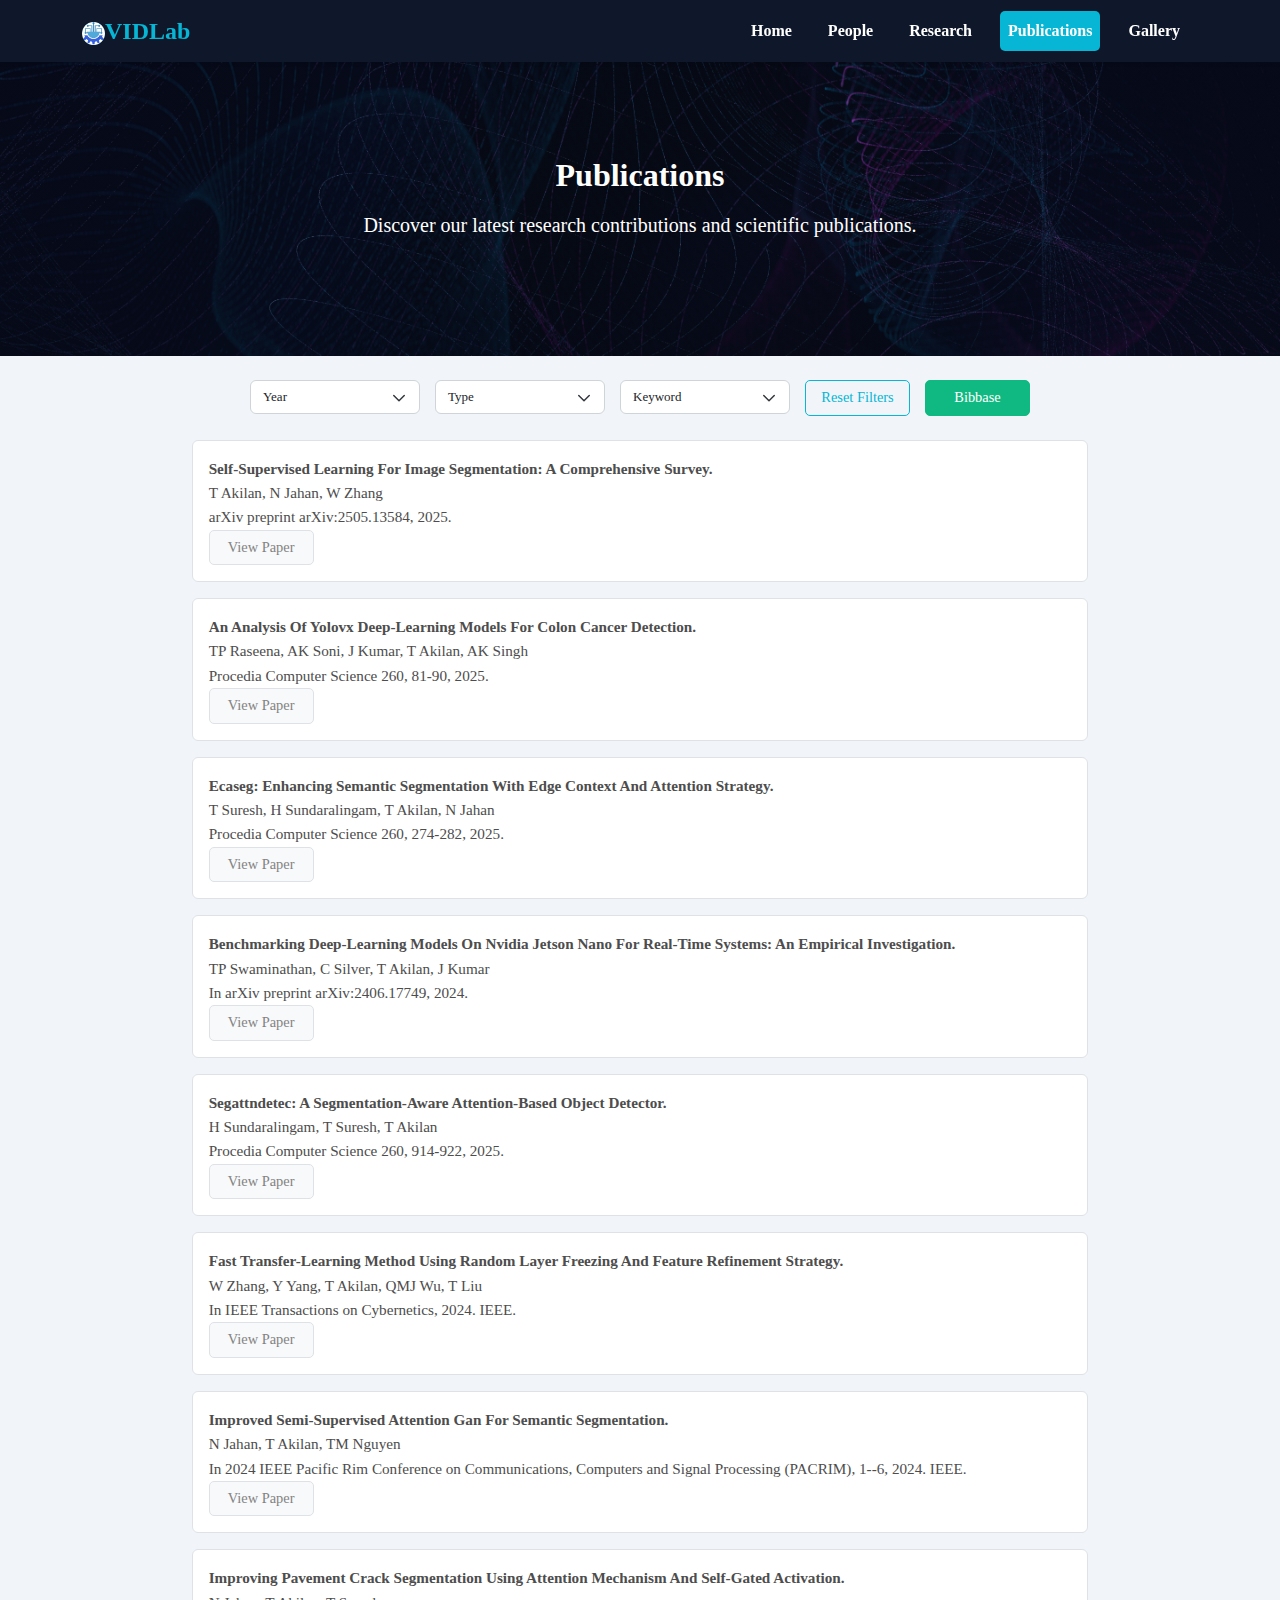
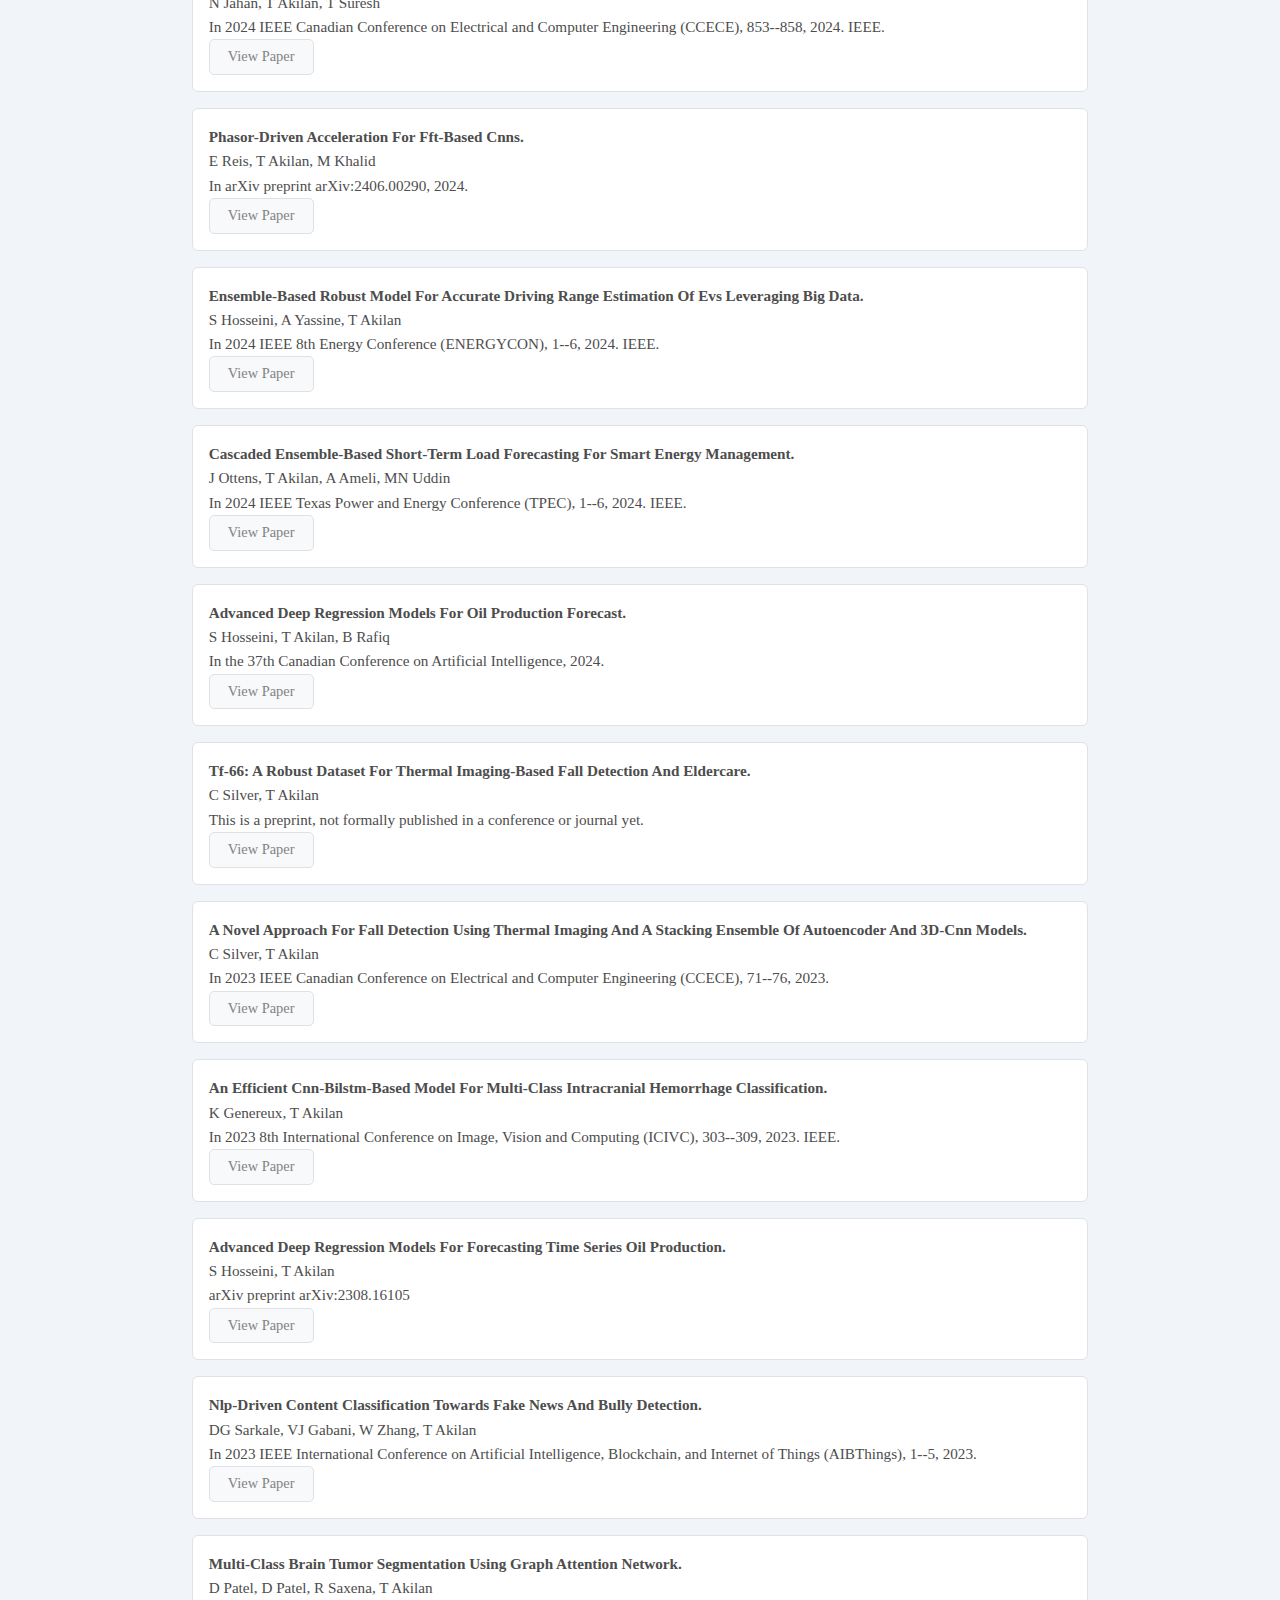
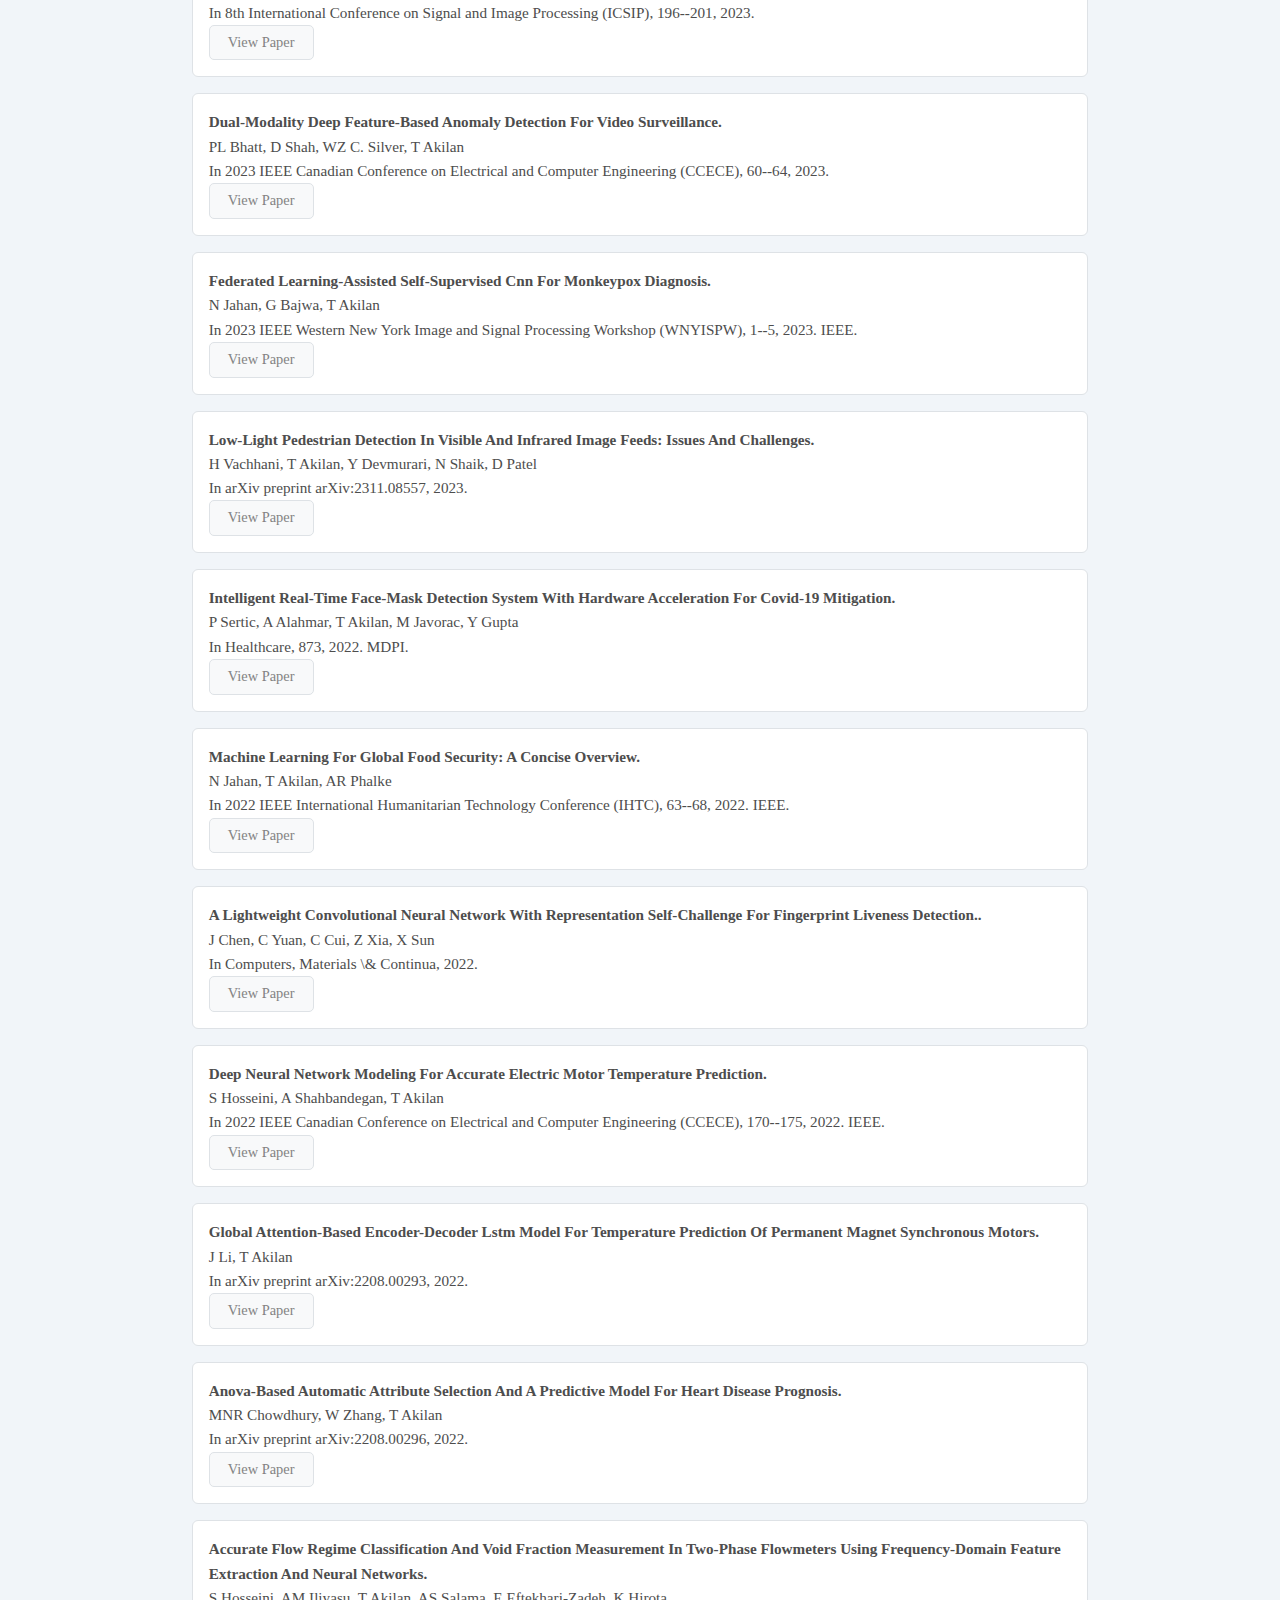
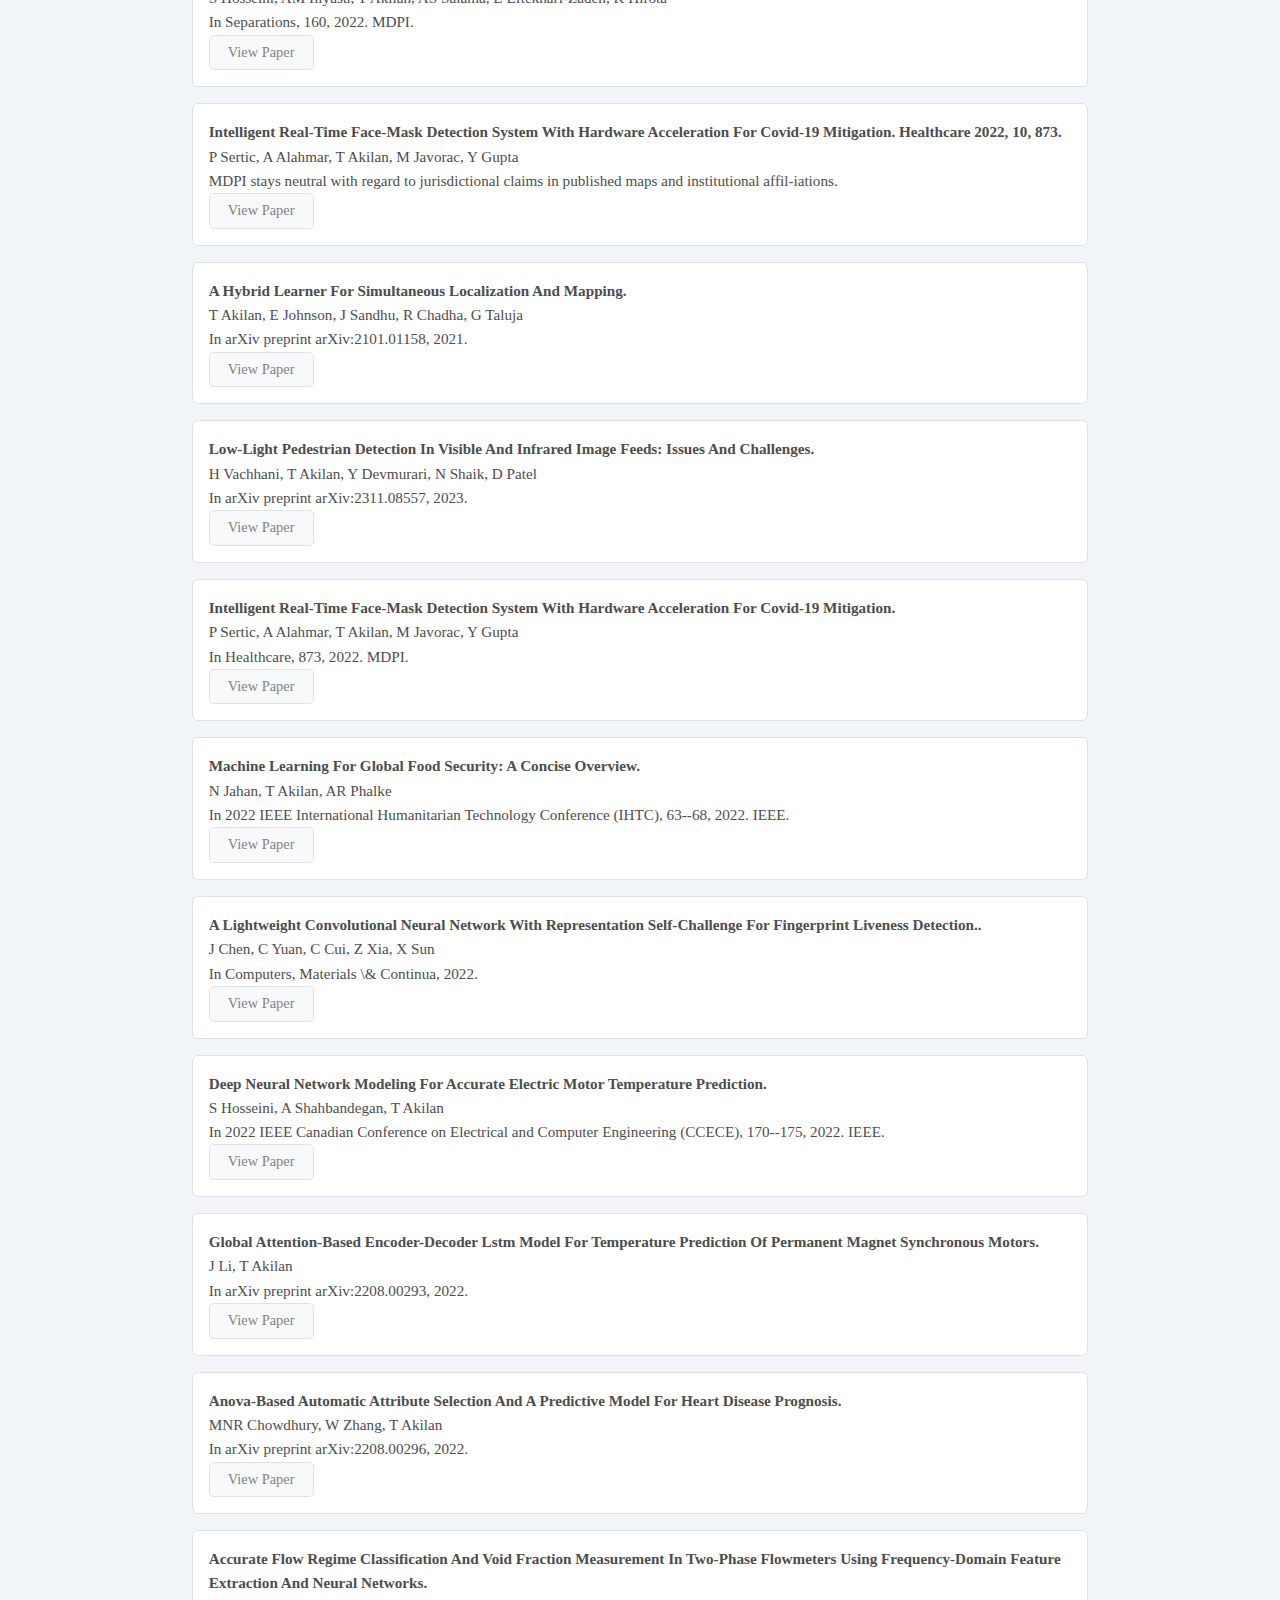
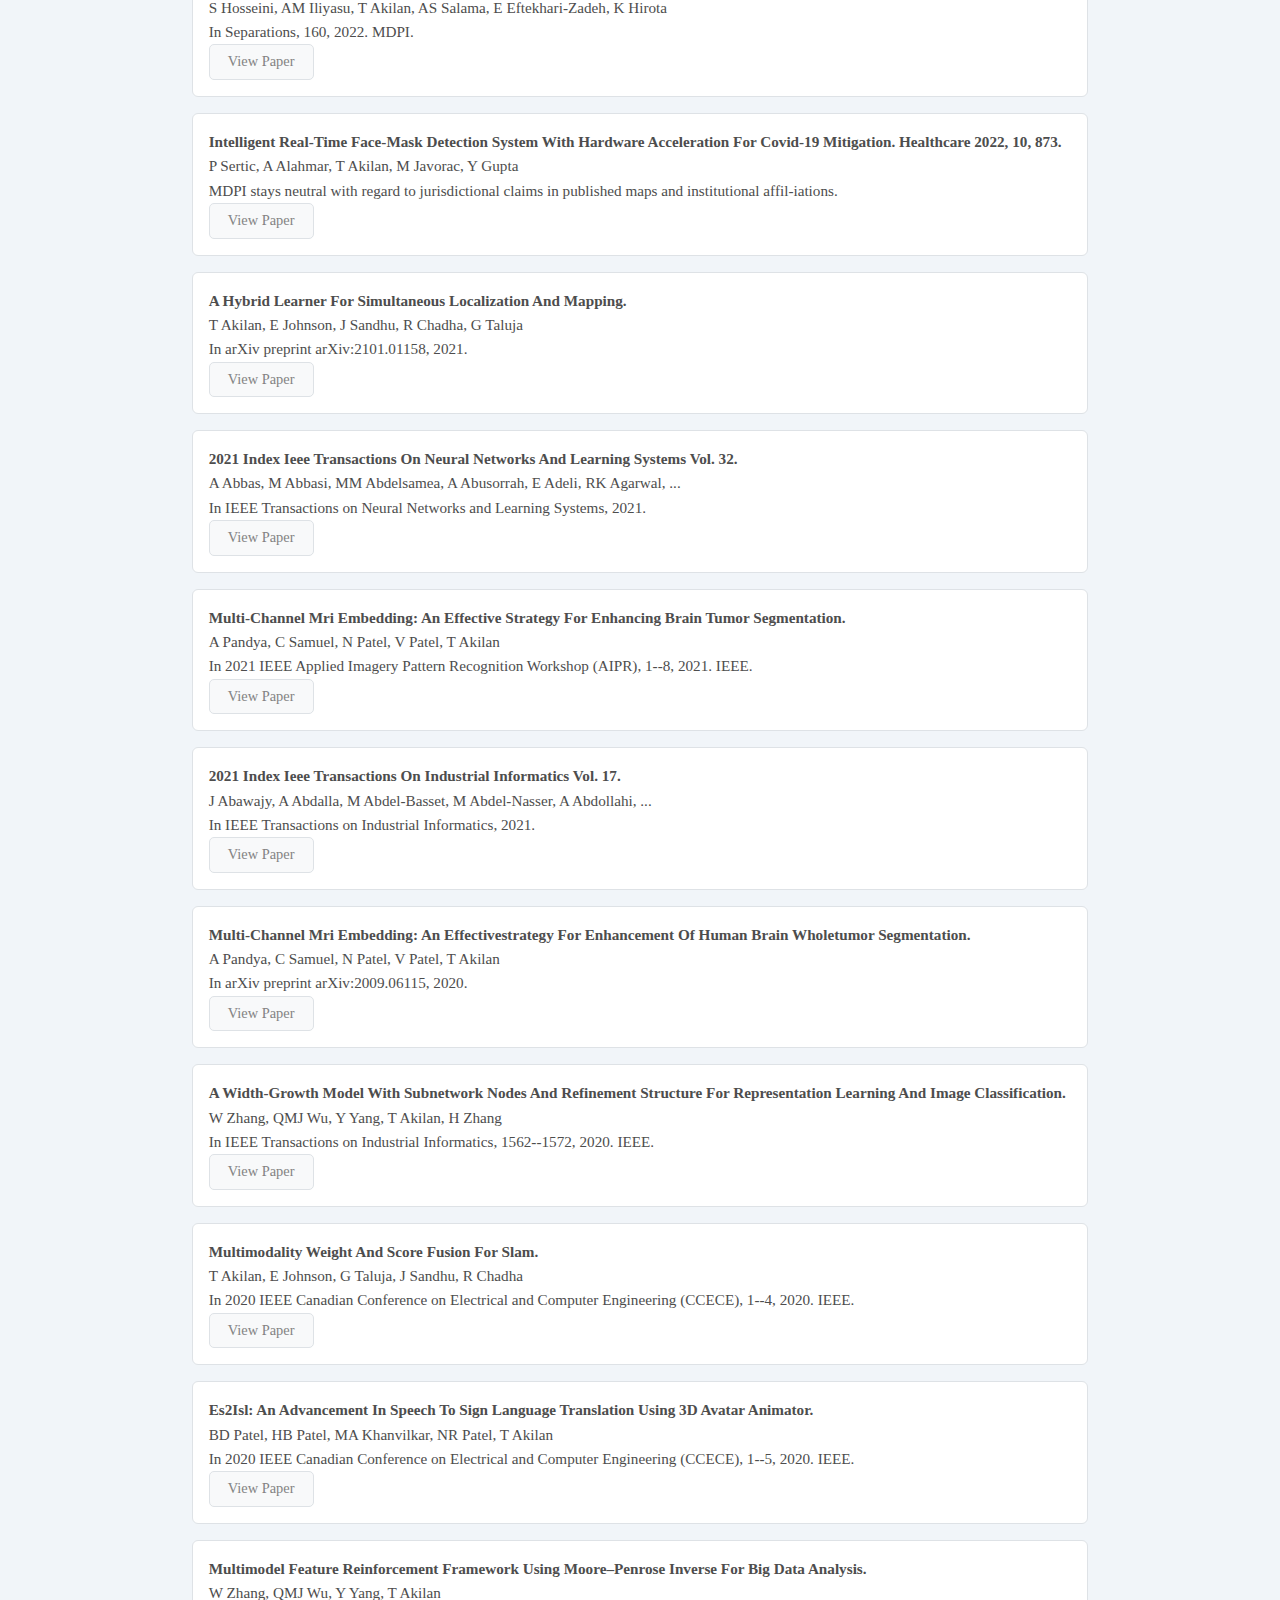
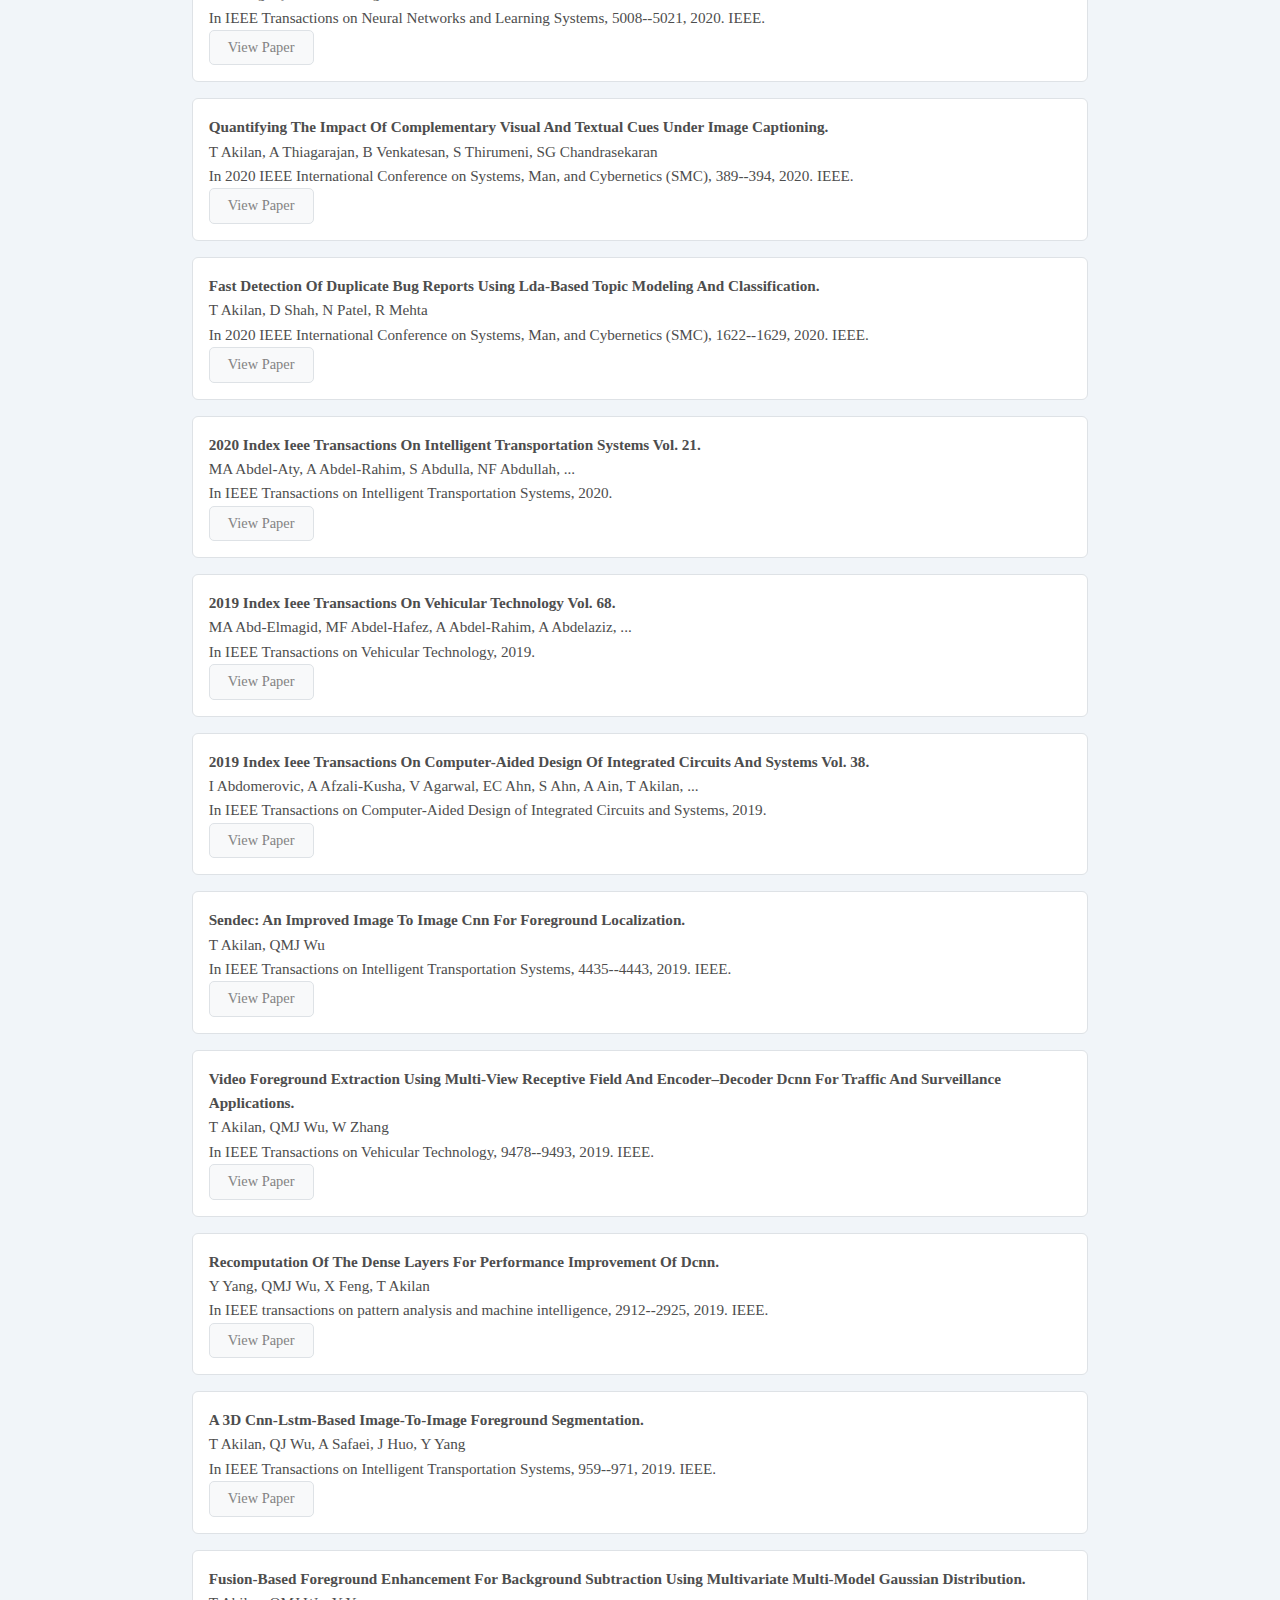
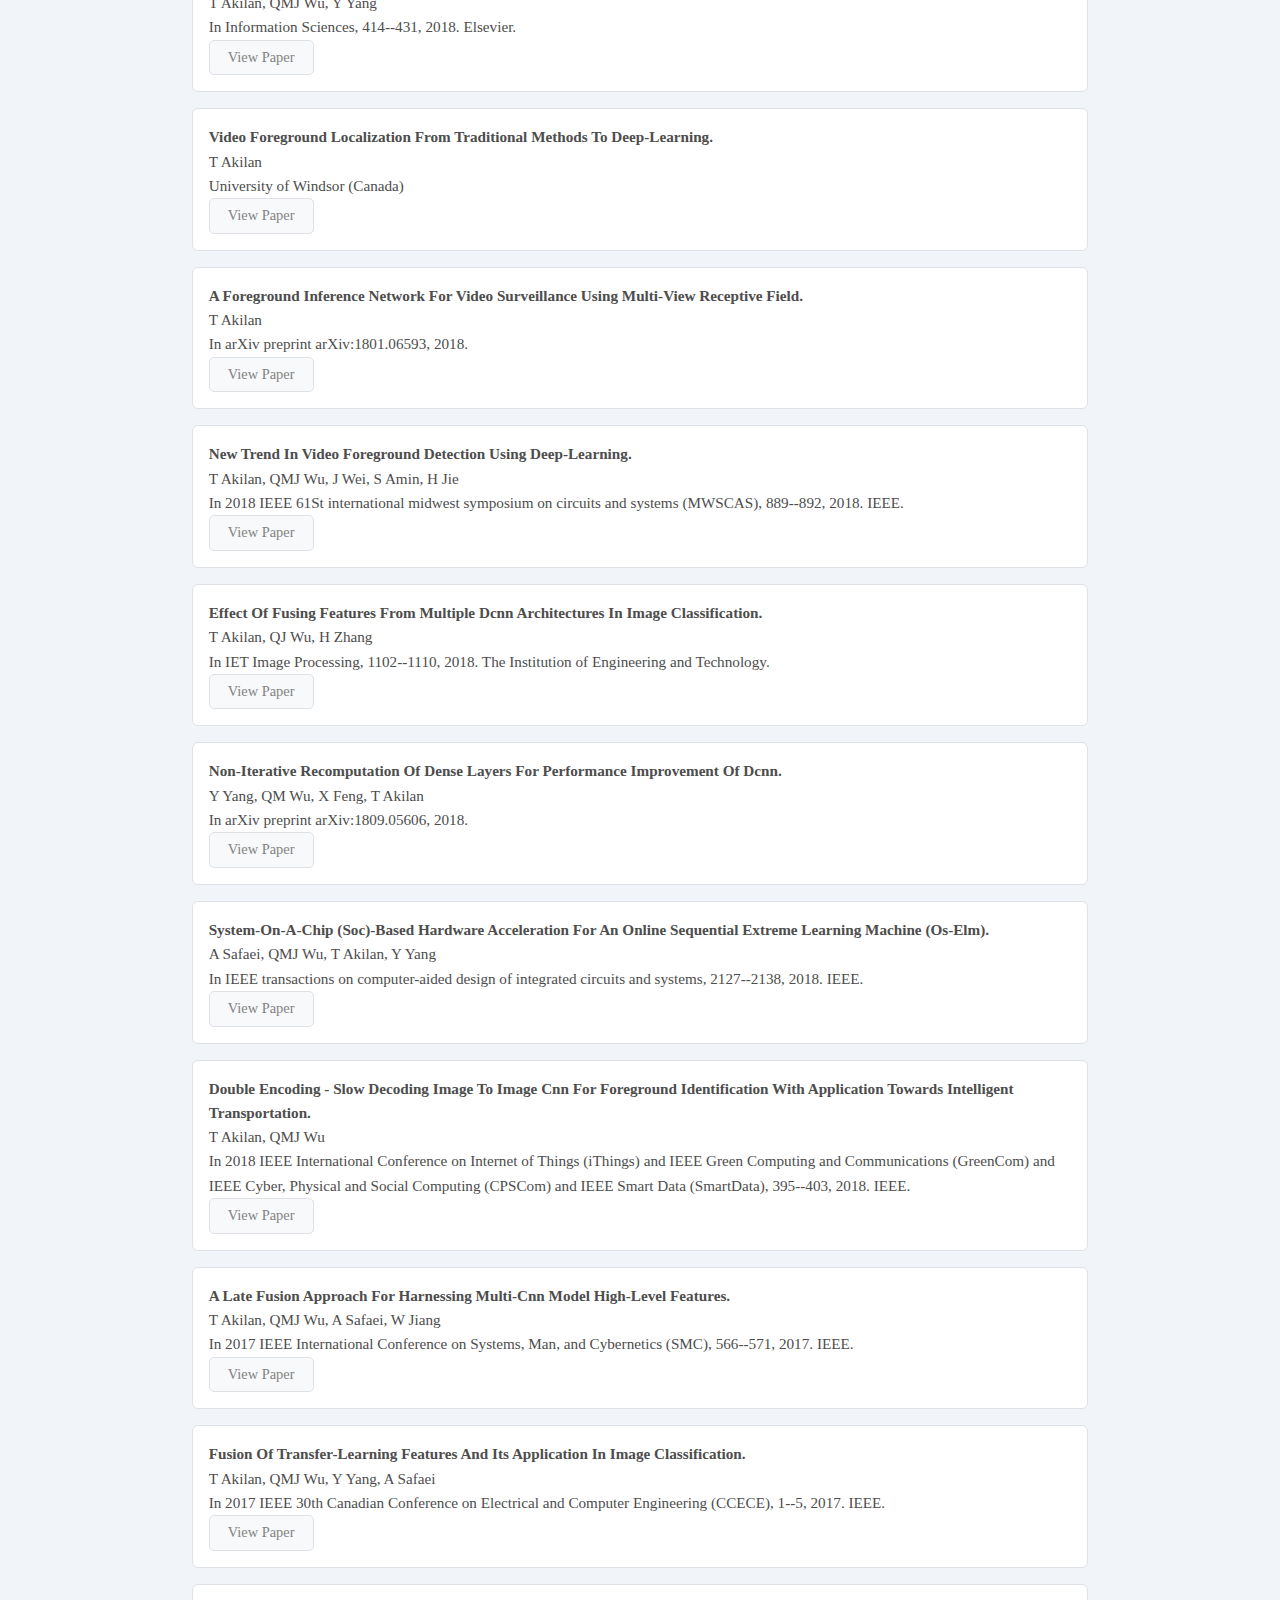
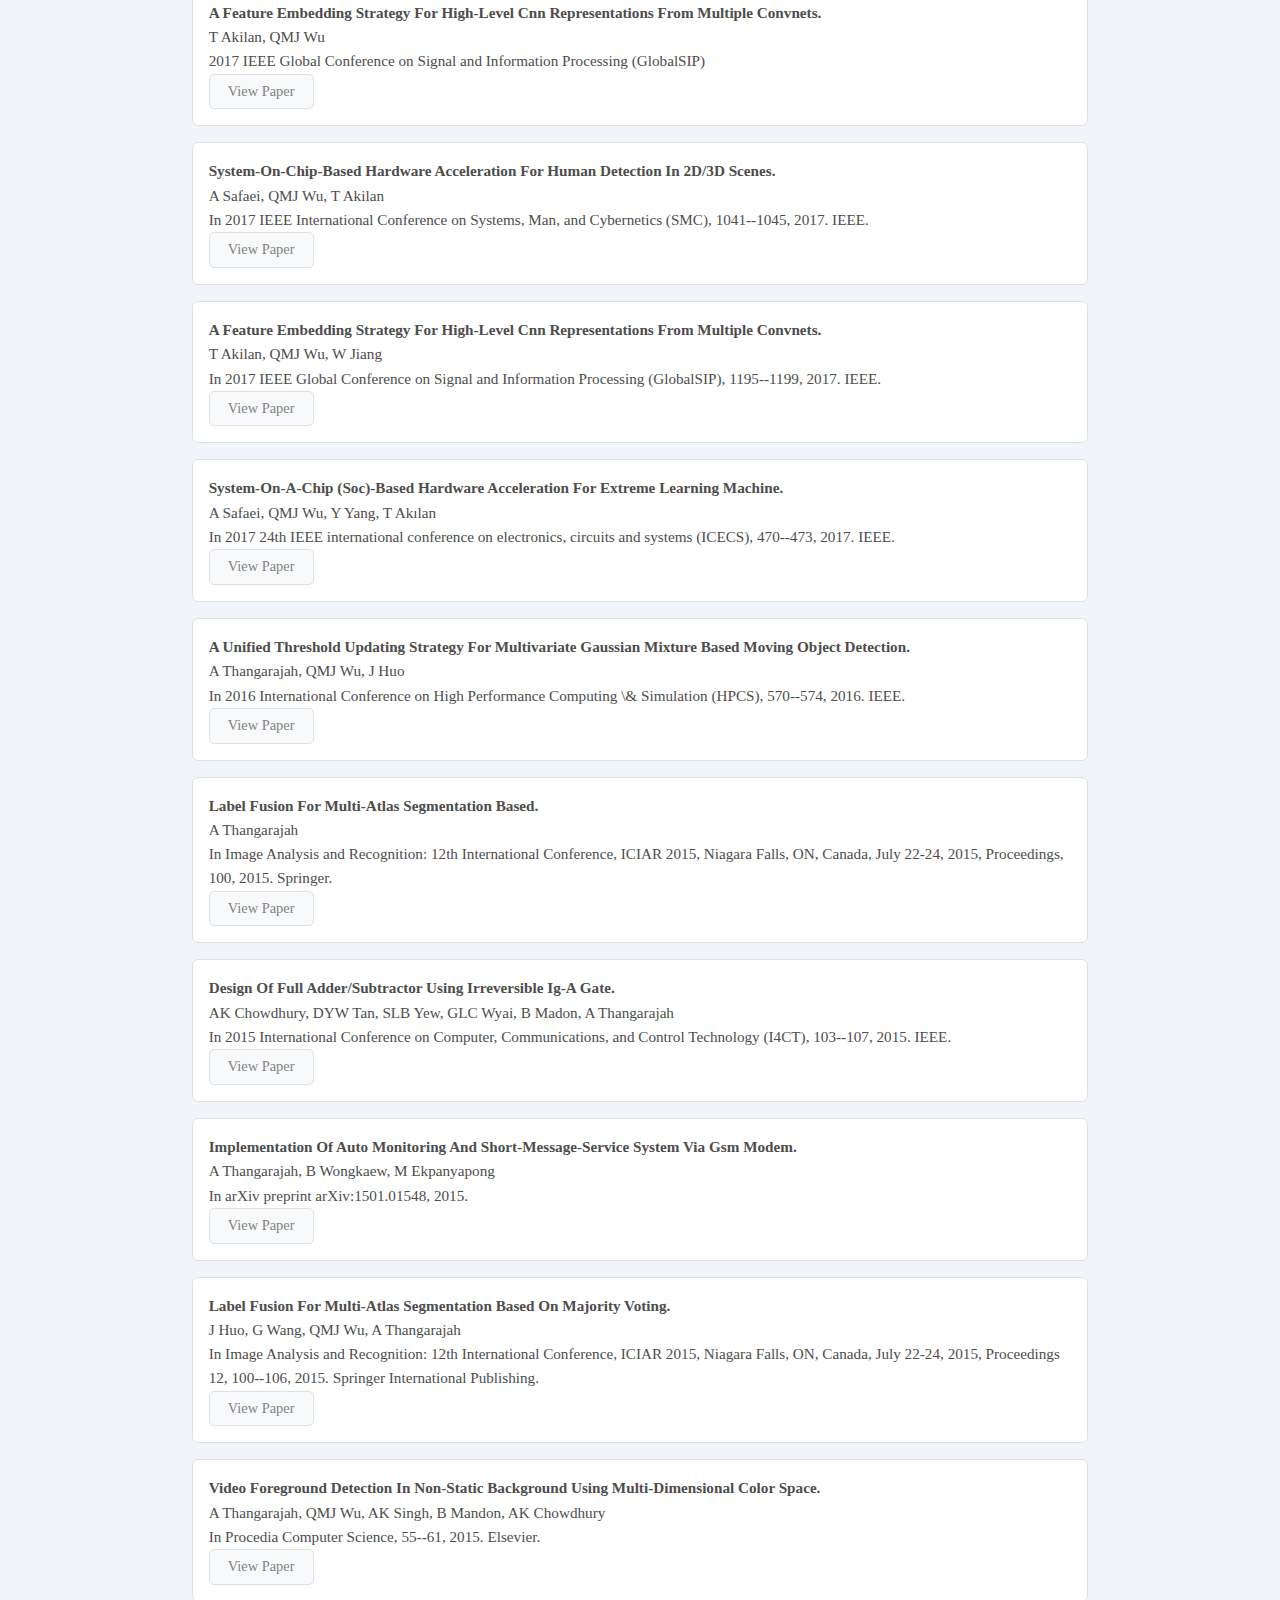
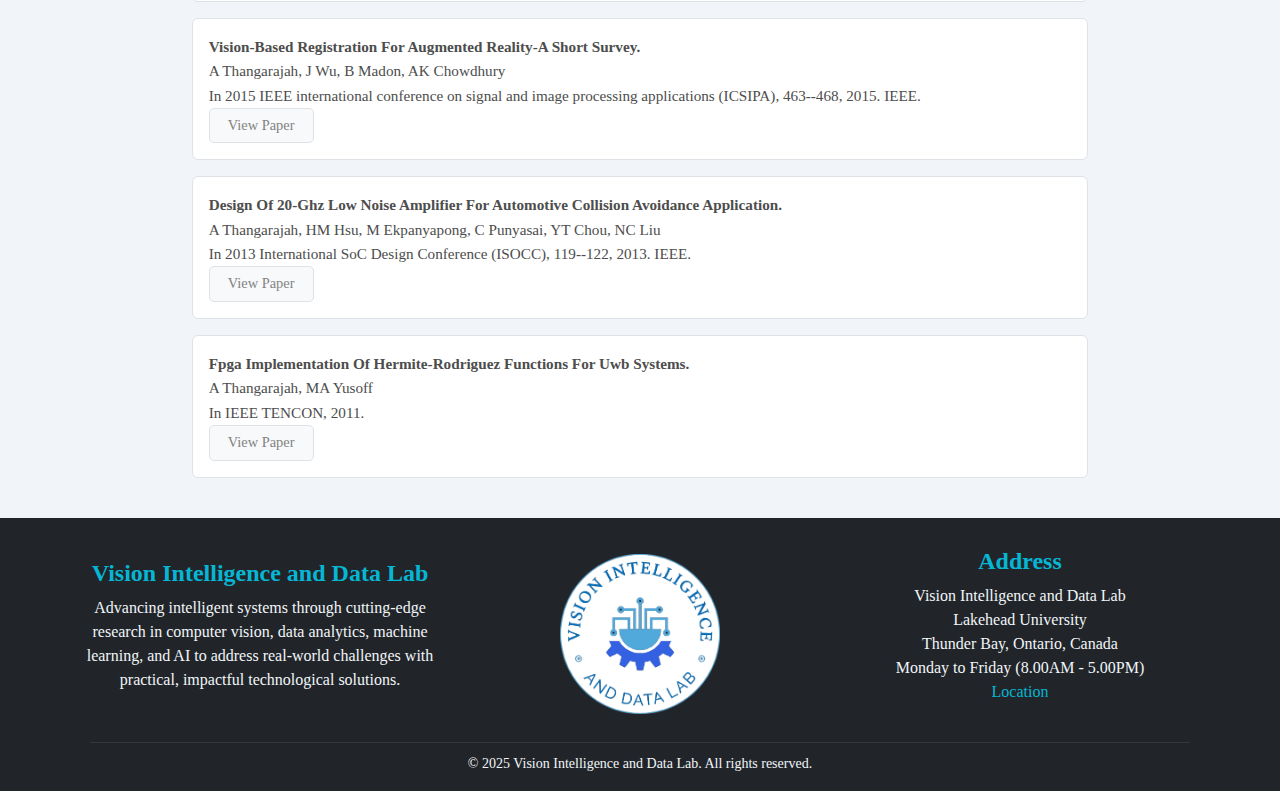
<file: vidlab-main/publications.html>
<!DOCTYPE html>
<html lang="en">

<head>
  <meta charset="UTF-8" />
  <meta name="viewport" content="width=device-width, initial-scale=1.0" />
  <title>Publications</title>
  <link rel="icon" type="image/x-icon" href="assets/images/favicon.png">
  <link href="https://cdn.jsdelivr.net/npm/bootstrap@5.3.6/dist/css/bootstrap.min.css" rel="stylesheet">
  <link href="https://fonts.googleapis.com/css2?family=Merriweather:wght@300;400;700;900&display=swap" rel="stylesheet">
  <link rel="stylesheet" href="assets/css/style.css">
</head>

<body class="all-class-padding">
  <!-- PAGE LOADER: runs until window.load, then disappears -->
  <div id="pageLoader">
    <div class="loader-bars">
      <span></span>
      <span></span>
      <span></span>
      <span></span>
      <span></span>
    </div>
  </div>

  <!-- Navigation -->
  <nav class="navbar navbar-expand-lg fixed-top shadow-sm">
    <div class="container">

      <div class="logo-container navbar-brand">
        <div class="logo-img-wrapper">
          <img src="assets/images/favicon.png" alt="Favicon" class="logo-img" style="width: 23px; height: 23px;">
        </div>
        <div class="logo-text-wrapper">
          <a href="index.html" class="logo-link">VIDLab</a>
        </div>
      </div>

      <!-- Bootstrap toggler (hidden on mobile) -->
      <button class="navbar-toggler" type="button" data-bs-toggle="collapse" data-bs-target="#navbarResponsive"
        aria-controls="navbarResponsive" aria-expanded="false" aria-label="Toggle navigation">
        <span class="navbar-toggler-icon"></span>
      </button>

      <!-- Custom hamburger menu (shown on mobile) -->
      <button class="custom-hamburger" id="customHamburger">
        <span></span>
        <span></span>
        <span></span>
      </button>

      <div class="collapse navbar-collapse" id="navbarResponsive">
        <ul class="navbar-nav ms-auto">
          <li class="nav-item"><a class="nav-link" href="index.html">Home</a></li>
          <li class="nav-item"><a class="nav-link" href="people.html">People</a></li>
          <li class="nav-item"><a class="nav-link" href="researchs.html">Research</a></li>
          <li class="nav-item"><a class="nav-link active" href="publications.html">Publications</a></li>
          <li class="nav-item"><a class="nav-link" href="gallery.html">Gallery</a></li>
        </ul>
      </div>
    </div>
  </nav>


  <!-- Overlay for mobile menu -->
  <div class="menu-overlay" id="menuOverlay"></div>


  <section class="py-5 text-center all-header-main">
    <div class="container">
      <h2 class="fw-bold mb-3">Publications</h2>
      <p class="lead">Discover our latest research contributions and scientific publications.</p>
    </div>
  </section>

  <section id="publications" class="container div_items_max_width py-4">
    <div class="filter-options col-12 col-md-10 mx-auto rounded">
      <div class="custom-dropdown" data-filter="year">
        <div class="custom-dropdown-toggle" tabindex="0">Year</div>
        <div class="custom-dropdown-menu">
        </div>
      </div>

      <div class="custom-dropdown" data-filter="type">
        <div class="custom-dropdown-toggle" tabindex="0">Type</div>
        <div class="custom-dropdown-menu">
        </div>
      </div>

      <div class="custom-dropdown" data-filter="keyword">
        <div class="custom-dropdown-toggle" tabindex="0">Keyword</div>
        <div class="custom-dropdown-menu">
        </div>
      </div>

      <button id="resetFilters" class="btn btn-outline-secondary">Reset Filters</button>
      <a href="publications-bibbase.html" class="btn btn-light old-vidual-button">Bibbase</a>
    </div>


    <div class="d-flex flex-column align-items-center" id="publicationsList">
      <div class="col-md-10">
        <div class="publication-entry border rounded p-3 mb-3" data-year="2025" data-type="Preprints"
          data-keywords="Segmentation">
          <p>
            <strong>Self-Supervised Learning For Image Segmentation: A Comprehensive Survey.</strong><br>
            T Akilan, N Jahan, W Zhang<br>
            arXiv preprint arXiv:2505.13584, 2025.<br>
            <a href="https://arxiv.org/abs/2505.13584" class="btn btn-light border">View Paper</a>
          </p>
        </div>
      </div>

      <div class="col-md-10">
        <div class="publication-entry border rounded p-3 mb-3" data-year="2025" data-type="Conferences"
          data-keywords="Deep-Learning, Detection">
          <p>
            <strong>An Analysis Of Yolovx Deep-Learning Models For Colon Cancer Detection.</strong><br>
            TP Raseena, AK Soni, J Kumar, T Akilan, AK Singh<br>
            Procedia Computer Science 260, 81-90, 2025.<br>
            <a href="https://www.sciencedirect.com/science/article/pii/S1877050925009172"
              class="btn btn-light border">View Paper</a>
          </p>
        </div>
      </div>

      <div class="col-md-10">
        <div class="publication-entry border rounded p-3 mb-3" data-year="2025" data-type="Conferences"
          data-keywords="Segmentation, Attention">
          <p>
            <strong>Ecaseg: Enhancing Semantic Segmentation With Edge Context And Attention Strategy.</strong><br>
            T Suresh, H Sundaralingam, T Akilan, N Jahan<br>
            Procedia Computer Science 260, 274-282, 2025.<br>
            <a href="https://www.sciencedirect.com/science/article/pii/S1877050925009469"
              class="btn btn-light border">View Paper</a>
          </p>
        </div>
      </div>

      <div class="col-md-10">
        <div class="publication-entry border rounded p-3 mb-3" data-year="2025" data-type="Preprints"
          data-keywords="Deep-Learning">
          <p>
            <strong>Benchmarking Deep-Learning Models On Nvidia Jetson Nano For Real-Time Systems: An Empirical
              Investigation.</strong><br>
            TP Swaminathan, C Silver, T Akilan, J Kumar<br>
            In arXiv preprint arXiv:2406.17749, 2024.<br>
            <a href="https://www.sciencedirect.com/science/article/pii/S1877050925010178"
              class="btn btn-light border">View Paper</a>
          </p>
        </div>
      </div>

      <div class="col-md-10">
        <div class="publication-entry border rounded p-3 mb-3" data-year="2025" data-type="Conferences"
          data-keywords="Segmentation, Attention">
          <p>
            <strong>Segattndetec: A Segmentation-Aware Attention-Based Object Detector.</strong><br>
            H Sundaralingam, T Suresh, T Akilan<br>
            Procedia Computer Science 260, 914-922, 2025.<br>
            <a href="https://www.sciencedirect.com/science/article/pii/S187705092501018X"
              class="btn btn-light border">View Paper</a>
          </p>
        </div>
      </div>

      <div class="col-md-10">
        <div class="publication-entry border rounded p-3 mb-3" data-year="2024" data-type="Journals"
          data-keywords="Transfer-Learning">
          <p>
            <strong>Fast Transfer-Learning Method Using Random Layer Freezing And Feature Refinement
              Strategy.</strong><br>
            W Zhang, Y Yang, T Akilan, QMJ Wu, T Liu<br>
            In IEEE Transactions on Cybernetics, 2024. IEEE.<br>
            <a href="https://ieeexplore.ieee.org/abstract/document/10738831/" class="btn btn-light border">View
              Paper</a>
          </p>
        </div>
      </div>

      <div class="col-md-10">
        <div class="publication-entry border rounded p-3 mb-3" data-year="2024" data-type="Conferences"
          data-keywords="Segmentation, Attention">
          <p>
            <strong>Improved Semi-Supervised Attention Gan For Semantic Segmentation.</strong><br>
            N Jahan, T Akilan, TM Nguyen<br>
            In 2024 IEEE Pacific Rim Conference on Communications, Computers and Signal Processing (PACRIM), 1--6, 2024.
            IEEE.<br>
            <a href="https://ieeexplore.ieee.org/abstract/document/10690208/" class="btn btn-light border">View
              Paper</a>
          </p>
        </div>
      </div>

      <div class="col-md-10">
        <div class="publication-entry border rounded p-3 mb-3" data-year="2024" data-type="Conferences"
          data-keywords="Segmentation, Attention">
          <p>
            <strong>Improving Pavement Crack Segmentation Using Attention Mechanism And Self-Gated
              Activation.</strong><br>
            N Jahan, T Akilan, T Suresh<br>
            In 2024 IEEE Canadian Conference on Electrical and Computer Engineering (CCECE), 853--858, 2024. IEEE.<br>
            <a href="https://ieeexplore.ieee.org/abstract/document/10667187/" class="btn btn-light border">View
              Paper</a>
          </p>
        </div>
      </div>

      <div class="col-md-10">
        <div class="publication-entry border rounded p-3 mb-3" data-year="2024" data-type="Preprints"
          data-keywords="Other">
          <p>
            <strong>Phasor-Driven Acceleration For Fft-Based Cnns.</strong><br>
            E Reis, T Akilan, M Khalid<br>
            In arXiv preprint arXiv:2406.00290, 2024.<br>
            <a href="https://arxiv.org/pdf/2406.00290" class="btn btn-light border">View Paper</a>
          </p>
        </div>
      </div>

      <div class="col-md-10">
        <div class="publication-entry border rounded p-3 mb-3" data-year="2024" data-type="Conferences"
          data-keywords="Ensemble">
          <p>
            <strong>Ensemble-Based Robust Model For Accurate Driving Range Estimation Of Evs Leveraging Big
              Data.</strong><br>
            S Hosseini, A Yassine, T Akilan<br>
            In 2024 IEEE 8th Energy Conference (ENERGYCON), 1--6, 2024. IEEE.<br>
            <a href="https://ieeexplore.ieee.org/abstract/document/10488792/" class="btn btn-light border">View
              Paper</a>
          </p>
        </div>
      </div>

      <div class="col-md-10">
        <div class="publication-entry border rounded p-3 mb-3" data-year="2024" data-type="Conferences"
          data-keywords="Ensemble">
          <p>
            <strong>Cascaded Ensemble-Based Short-Term Load Forecasting For Smart Energy Management.</strong><br>
            J Ottens, T Akilan, A Ameli, MN Uddin<br>
            In 2024 IEEE Texas Power and Energy Conference (TPEC), 1--6, 2024. IEEE.<br>
            <a href="https://ieeexplore.ieee.org/abstract/document/10472180/" class="btn btn-light border">View
              Paper</a>
          </p>
        </div>
      </div>

      <div class="col-md-10">
        <div class="publication-entry border rounded p-3 mb-3" data-year="2024" data-type="Conferences"
          data-keywords="Regression">
          <p>
            <strong>Advanced Deep Regression Models For Oil Production Forecast.</strong><br>
            S Hosseini, T Akilan, B Rafiq<br>
            In the 37th Canadian Conference on Artificial Intelligence, 2024.<br>
            <a href="https://assets.pubpub.org/uou6wlls/Hosseini-51716777093088.pdf" class="btn btn-light border">View
              Paper</a>
          </p>
        </div>
      </div>

      <div class="col-md-10">
        <div class="publication-entry border rounded p-3 mb-3" data-year="2024" data-type="Preprints"
          data-keywords="Detection">
          <p>
            <strong>Tf-66: A Robust Dataset For Thermal Imaging-Based Fall Detection And Eldercare.</strong><br>
            C Silver, T Akilan<br>
            This is a preprint, not formally published in a conference or journal yet.<br>
            <a href="https://d197for5662m48.cloudfront.net/documents/publicationstatus/230922/preprint_pdf/328cccafe66976ce6b58e4d9dd69e272.pdf"
              class="btn btn-light border">View Paper</a>
          </p>
        </div>
      </div>

      <div class="col-md-10">
        <div class="publication-entry border rounded p-3 mb-3" data-year="2023" data-type="Conferences"
          data-keywords="CNN, Detection, Ensemble">
          <p>
            <strong>A Novel Approach For Fall Detection Using Thermal Imaging And A Stacking Ensemble Of Autoencoder And
              3D-Cnn Models.</strong><br>
            C Silver, T Akilan<br>
            In 2023 IEEE Canadian Conference on Electrical and Computer Engineering (CCECE), 71--76, 2023.<br>
            <a href="https://ieeexplore.ieee.org/abstract/document/10288941/" class="btn btn-light border">View
              Paper</a>
          </p>
        </div>
      </div>

      <div class="col-md-10">
        <div class="publication-entry border rounded p-3 mb-3" data-year="2023" data-type="Conferences"
          data-keywords="CNN, Classification">
          <p>
            <strong>An Efficient Cnn-Bilstm-Based Model For Multi-Class Intracranial Hemorrhage
              Classification.</strong><br>
            K Genereux, T Akilan<br>
            In 2023 8th International Conference on Image, Vision and Computing (ICIVC), 303--309, 2023. IEEE.<br>
            <a href="https://ieeexplore.ieee.org/abstract/document/10269914/" class="btn btn-light border">View
              Paper</a>
          </p>
        </div>
      </div>

      <div class="col-md-10">
        <div class="publication-entry border rounded p-3 mb-3" data-year="2023" data-type="Preprints"
          data-keywords="Regression">
          <p>
            <strong>Advanced Deep Regression Models For Forecasting Time Series Oil Production.</strong><br>
            S Hosseini, T Akilan<br>
            arXiv preprint arXiv:2308.16105<br>
            <a href="https://arxiv.org/pdf/2308.16105" class="btn btn-light border">View Paper</a>
          </p>
        </div>
      </div>

      <div class="col-md-10">
        <div class="publication-entry border rounded p-3 mb-3" data-year="2023" data-type="Conferences"
          data-keywords="Detection, Classification">
          <p>
            <strong>Nlp-Driven Content Classification Towards Fake News And Bully Detection.</strong><br>
            DG Sarkale, VJ Gabani, W Zhang, T Akilan<br>
            In 2023 IEEE International Conference on Artificial Intelligence, Blockchain, and Internet of Things
            (AIBThings), 1--5, 2023.<br>
            <a href="https://ieeexplore.ieee.org/abstract/document/10292460/" class="btn btn-light border">View
              Paper</a>
          </p>
        </div>
      </div>

      <div class="col-md-10">
        <div class="publication-entry border rounded p-3 mb-3" data-year="2023" data-type="Conferences"
          data-keywords="Segmentation, Attention">
          <p>
            <strong>Multi-Class Brain Tumor Segmentation Using Graph Attention Network.</strong><br>
            D Patel, D Patel, R Saxena, T Akilan<br>
            In 8th International Conference on Signal and Image Processing (ICSIP), 196--201, 2023.<br>
            <a href="https://arxiv.org/pdf/2302.05598" class="btn btn-light border">View Paper</a>
          </p>
        </div>
      </div>

      <div class="col-md-10">
        <div class="publication-entry border rounded p-3 mb-3" data-year="2023" data-type="Conferences"
          data-keywords="Detection">
          <p>
            <strong>Dual-Modality Deep Feature-Based Anomaly Detection For Video Surveillance.</strong><br>
            PL Bhatt, D Shah, WZ C. Silver, T Akilan<br>
            In 2023 IEEE Canadian Conference on Electrical and Computer Engineering (CCECE), 60--64, 2023.<br>
            <a href="https://ieeexplore.ieee.org/abstract/document/10288767/" class="btn btn-light border">View
              Paper</a>
          </p>
        </div>
      </div>

      <div class="col-md-10">
        <div class="publication-entry border rounded p-3 mb-3" data-year="2023" data-type="Conferences"
          data-keywords="CNN">
          <p>
            <strong>Federated Learning-Assisted Self-Supervised Cnn For Monkeypox Diagnosis.</strong><br>
            N Jahan, G Bajwa, T Akilan<br>
            In 2023 IEEE Western New York Image and Signal Processing Workshop (WNYISPW), 1--5, 2023. IEEE.<br>
            <a href="https://ieeexplore.ieee.org/abstract/document/10349384/" class="btn btn-light border">View
              Paper</a>
          </p>
        </div>
      </div>

      <div class="col-md-10">
        <div class="publication-entry border rounded p-3 mb-3" data-year="2023" data-type="Preprints"
          data-keywords="Detection">
          <p>
            <strong>Low-Light Pedestrian Detection In Visible And Infrared Image Feeds: Issues And
              Challenges.</strong><br>
            H Vachhani, T Akilan, Y Devmurari, N Shaik, D Patel<br>
            In arXiv preprint arXiv:2311.08557, 2023.<br>
            <a href="https://arxiv.org/pdf/2311.08557" class="btn btn-light border">View Paper</a>
          </p>
        </div>
      </div>

      <div class="col-md-10">
        <div class="publication-entry border rounded p-3 mb-3" data-year="2022" data-type="Journals"
          data-keywords="Detection">
          <p>
            <strong>Intelligent Real-Time Face-Mask Detection System With Hardware Acceleration For Covid-19
              Mitigation.</strong><br>
            P Sertic, A Alahmar, T Akilan, M Javorac, Y Gupta<br>
            In Healthcare, 873, 2022. MDPI.<br>
            <a href="https://www.mdpi.com/2227-9032/10/5/873" class="btn btn-light border">View Paper</a>
          </p>
        </div>
      </div>

      <div class="col-md-10">
        <div class="publication-entry border rounded p-3 mb-3" data-year="2022" data-type="Conferences"
          data-keywords="Other">
          <p>
            <strong>Machine Learning For Global Food Security: A Concise Overview.</strong><br>
            N Jahan, T Akilan, AR Phalke<br>
            In 2022 IEEE International Humanitarian Technology Conference (IHTC), 63--68, 2022. IEEE.<br>
            <a href="https://ieeexplore.ieee.org/abstract/document/9998400/" class="btn btn-light border">View Paper</a>
          </p>
        </div>
      </div>

      <div class="col-md-10">
        <div class="publication-entry border rounded p-3 mb-3" data-year="2022" data-type="Journals"
          data-keywords="Detection">
          <p>
            <strong>A Lightweight Convolutional Neural Network With Representation Self-Challenge For Fingerprint
              Liveness
              Detection..</strong><br>
            J Chen, C Yuan, C Cui, Z Xia, X Sun<br>
            In Computers, Materials \& Continua, 2022.<br>
            <a href="https://search.ebscohost.com/login.aspx?direct=true&profile=ehost&scope=site&authtype=crawler&jrnl=15462218&AN=157064757&h=SYq%2FvVkLOLi%2B9zeaVctgw1bBlZcmETATI3NL1H8vLbNEtf19gAd0UDtZnyJ8XZFoT9JjRkenMHM6X%2F1J1TKuUg%3D%3D&crl=c"
              class="btn btn-light border">View Paper</a>
          </p>
        </div>
      </div>

      <div class="col-md-10">
        <div class="publication-entry border rounded p-3 mb-3" data-year="2022" data-type="Conferences"
          data-keywords="Other">
          <p>
            <strong>Deep Neural Network Modeling For Accurate Electric Motor Temperature Prediction.</strong><br>
            S Hosseini, A Shahbandegan, T Akilan<br>
            In 2022 IEEE Canadian Conference on Electrical and Computer Engineering (CCECE), 170--175, 2022. IEEE.<br>
            <a href="https://ieeexplore.ieee.org/abstract/document/9918222/" class="btn btn-light border">View Paper</a>
          </p>
        </div>
      </div>

      <div class="col-md-10">
        <div class="publication-entry border rounded p-3 mb-3" data-year="2022" data-type="Preprints"
          data-keywords="Attention">
          <p>
            <strong>Global Attention-Based Encoder-Decoder Lstm Model For Temperature Prediction Of Permanent Magnet
              Synchronous Motors.</strong><br>
            J Li, T Akilan<br>
            In arXiv preprint arXiv:2208.00293, 2022.<br>
            <a href="https://arxiv.org/pdf/2208.00293" class="btn btn-light border">View Paper</a>
          </p>
        </div>
      </div>

      <div class="col-md-10">
        <div class="publication-entry border rounded p-3 mb-3" data-year="2022" data-type="Preprints"
          data-keywords="Other">
          <p>
            <strong>Anova-Based Automatic Attribute Selection And A Predictive Model For Heart Disease
              Prognosis.</strong><br>
            MNR Chowdhury, W Zhang, T Akilan<br>
            In arXiv preprint arXiv:2208.00296, 2022.<br>
            <a href="https://arxiv.org/pdf/2208.00296" class="btn btn-light border">View Paper</a>
          </p>
        </div>
      </div>

      <div class="col-md-10">
        <div class="publication-entry border rounded p-3 mb-3" data-year="2022" data-type="Journals"
          data-keywords="Classification">
          <p>
            <strong>Accurate Flow Regime Classification And Void Fraction Measurement In Two-Phase Flowmeters Using
              Frequency-Domain Feature Extraction And Neural Networks.</strong><br>
            S Hosseini, AM Iliyasu, T Akilan, AS Salama, E Eftekhari-Zadeh, K Hirota<br>
            In Separations, 160, 2022. MDPI.<br>
            <a href="https://www.mdpi.com/2297-8739/9/7/160" class="btn btn-light border">View Paper</a>
          </p>
        </div>
      </div>

      <div class="col-md-10">
        <div class="publication-entry border rounded p-3 mb-3" data-year="2022" data-type="Journals"
          data-keywords="Detection">
          <p>
            <strong>Intelligent Real-Time Face-Mask Detection System With Hardware Acceleration For Covid-19 Mitigation.
              Healthcare 2022, 10, 873.</strong><br>
            P Sertic, A Alahmar, T Akilan, M Javorac, Y Gupta<br>
            MDPI stays neutral with regard to jurisdictional claims in published maps and institutional
            affil-iations.<br>
            <a href="https://www.academia.edu/download/89608470/healthcare-10-00873.pdf"
              class="btn btn-light border">View
              Paper</a>
          </p>
        </div>
      </div>

      <div class="col-md-10">
        <div class="publication-entry border rounded p-3 mb-3" data-year="2021" data-type="Preprints"
          data-keywords="Other">
          <p>
            <strong>A Hybrid Learner For Simultaneous Localization And Mapping.</strong><br>
            T Akilan, E Johnson, J Sandhu, R Chadha, G Taluja<br>
            In arXiv preprint arXiv:2101.01158, 2021.<br>
            <a href="https://arxiv.org/abs/2101.01158" class="btn btn-light border">View Paper</a>
          </p>
        </div>
      </div>

      <div class="col-md-10">
        <div class="publication-entry border rounded p-3 mb-3" data-year="2023" data-type="Preprints"
          data-keywords="Detection">
          <p>
            <strong>Low-Light Pedestrian Detection In Visible And Infrared Image Feeds: Issues And
              Challenges.</strong><br>
            H Vachhani, T Akilan, Y Devmurari, N Shaik, D Patel<br>
            In arXiv preprint arXiv:2311.08557, 2023.<br>
            <a href="https://arxiv.org/pdf/2311.08557" class="btn btn-light border">View Paper</a>
          </p>
        </div>
      </div>

      <div class="col-md-10">
        <div class="publication-entry border rounded p-3 mb-3" data-year="2022" data-type="Journals"
          data-keywords="Detection">
          <p>
            <strong>Intelligent Real-Time Face-Mask Detection System With Hardware Acceleration For Covid-19
              Mitigation.</strong><br>
            P Sertic, A Alahmar, T Akilan, M Javorac, Y Gupta<br>
            In Healthcare, 873, 2022. MDPI.<br>
            <a href="https://www.mdpi.com/2227-9032/10/5/873" class="btn btn-light border">View Paper</a>
          </p>
        </div>
      </div>

      <div class="col-md-10">
        <div class="publication-entry border rounded p-3 mb-3" data-year="2022" data-type="Conferences"
          data-keywords="Other">
          <p>
            <strong>Machine Learning For Global Food Security: A Concise Overview.</strong><br>
            N Jahan, T Akilan, AR Phalke<br>
            In 2022 IEEE International Humanitarian Technology Conference (IHTC), 63--68, 2022. IEEE.<br>
            <a href="https://ieeexplore.ieee.org/abstract/document/9998400/" class="btn btn-light border">View Paper</a>
          </p>
        </div>
      </div>

      <div class="col-md-10">
        <div class="publication-entry border rounded p-3 mb-3" data-year="2022" data-type="Journals"
          data-keywords="Detection">
          <p>
            <strong>A Lightweight Convolutional Neural Network With Representation Self-Challenge For Fingerprint
              Liveness
              Detection..</strong><br>
            J Chen, C Yuan, C Cui, Z Xia, X Sun<br>
            In Computers, Materials \& Continua, 2022.<br>
            <a href="https://search.ebscohost.com/login.aspx?direct=true&profile=ehost&scope=site&authtype=crawler&jrnl=15462218&AN=157064757&h=SYq%2FvVkLOLi%2B9zeaVctgw1bBlZcmETATI3NL1H8vLbNEtf19gAd0UDtZnyJ8XZFoT9JjRkenMHM6X%2F1J1TKuUg%3D%3D&crl=c"
              class="btn btn-light border">View Paper</a>
          </p>
        </div>
      </div>

      <div class="col-md-10">
        <div class="publication-entry border rounded p-3 mb-3" data-year="2022" data-type="Conferences"
          data-keywords="Other">
          <p>
            <strong>Deep Neural Network Modeling For Accurate Electric Motor Temperature Prediction.</strong><br>
            S Hosseini, A Shahbandegan, T Akilan<br>
            In 2022 IEEE Canadian Conference on Electrical and Computer Engineering (CCECE), 170--175, 2022. IEEE.<br>
            <a href="https://ieeexplore.ieee.org/abstract/document/9918222/" class="btn btn-light border">View Paper</a>
          </p>
        </div>
      </div>

      <div class="col-md-10">
        <div class="publication-entry border rounded p-3 mb-3" data-year="2022" data-type="Preprints"
          data-keywords="Attention">
          <p>
            <strong>Global Attention-Based Encoder-Decoder Lstm Model For Temperature Prediction Of Permanent Magnet
              Synchronous Motors.</strong><br>
            J Li, T Akilan<br>
            In arXiv preprint arXiv:2208.00293, 2022.<br>
            <a href="https://arxiv.org/pdf/2208.00293" class="btn btn-light border">View Paper</a>
          </p>
        </div>
      </div>

      <div class="col-md-10">
        <div class="publication-entry border rounded p-3 mb-3" data-year="2022" data-type="Preprints"
          data-keywords="Other">
          <p>
            <strong>Anova-Based Automatic Attribute Selection And A Predictive Model For Heart Disease
              Prognosis.</strong><br>
            MNR Chowdhury, W Zhang, T Akilan<br>
            In arXiv preprint arXiv:2208.00296, 2022.<br>
            <a href="https://arxiv.org/pdf/2208.00296" class="btn btn-light border">View Paper</a>
          </p>
        </div>
      </div>

      <div class="col-md-10">
        <div class="publication-entry border rounded p-3 mb-3" data-year="2022" data-type="Journals"
          data-keywords="Classification">
          <p>
            <strong>Accurate Flow Regime Classification And Void Fraction Measurement In Two-Phase Flowmeters Using
              Frequency-Domain Feature Extraction And Neural Networks.</strong><br>
            S Hosseini, AM Iliyasu, T Akilan, AS Salama, E Eftekhari-Zadeh, K Hirota<br>
            In Separations, 160, 2022. MDPI.<br>
            <a href="https://www.mdpi.com/2297-8739/9/7/160" class="btn btn-light border">View Paper</a>
          </p>
        </div>
      </div>

      <div class="col-md-10">
        <div class="publication-entry border rounded p-3 mb-3" data-year="2022" data-type="Journals"
          data-keywords="Detection">
          <p>
            <strong>Intelligent Real-Time Face-Mask Detection System With Hardware Acceleration For Covid-19 Mitigation.
              Healthcare 2022, 10, 873.</strong><br>
            P Sertic, A Alahmar, T Akilan, M Javorac, Y Gupta<br>
            MDPI stays neutral with regard to jurisdictional claims in published maps and institutional
            affil-iations.<br>
            <a href="https://www.academia.edu/download/89608470/healthcare-10-00873.pdf"
              class="btn btn-light border">View
              Paper</a>
          </p>
        </div>
      </div>

      <div class="col-md-10">
        <div class="publication-entry border rounded p-3 mb-3" data-year="2021" data-type="Preprints"
          data-keywords="Other">
          <p>
            <strong>A Hybrid Learner For Simultaneous Localization And Mapping.</strong><br>
            T Akilan, E Johnson, J Sandhu, R Chadha, G Taluja<br>
            In arXiv preprint arXiv:2101.01158, 2021.<br>
            <a href="https://arxiv.org/abs/2101.01158" class="btn btn-light border">View Paper</a>
          </p>
        </div>
      </div>

      <div class="col-md-10">
        <div class="publication-entry border rounded p-3 mb-3" data-year="2021" data-type="Journals"
          data-keywords="Other">
          <p>
            <strong>2021 Index Ieee Transactions On Neural Networks And Learning Systems Vol. 32.</strong><br>
            A Abbas, M Abbasi, MM Abdelsamea, A Abusorrah, E Adeli, RK Agarwal, ...<br>
            In IEEE Transactions on Neural Networks and Learning Systems, 2021.<br>
            <a href="https://ieeexplore.ieee.org/iel7/5962385/9629429/09645284.pdf" class="btn btn-light border">View
              Paper</a>
          </p>
        </div>
      </div>

      <div class="col-md-10">
        <div class="publication-entry border rounded p-3 mb-3" data-year="2021" data-type="Conferences"
          data-keywords="Segmentation">
          <p>
            <strong>Multi-Channel Mri Embedding: An Effective Strategy For Enhancing Brain Tumor
              Segmentation.</strong><br>
            A Pandya, C Samuel, N Patel, V Patel, T Akilan<br>
            In 2021 IEEE Applied Imagery Pattern Recognition Workshop (AIPR), 1--8, 2021. IEEE.<br>
            <a href="https://ieeexplore.ieee.org/abstract/document/9762150/" class="btn btn-light border">View Paper</a>
          </p>
        </div>
      </div>

      <div class="col-md-10">
        <div class="publication-entry border rounded p-3 mb-3" data-year="2021" data-type="Journals"
          data-keywords="Other">
          <p>
            <strong>2021 Index Ieee Transactions On Industrial Informatics Vol. 17.</strong><br>
            J Abawajy, A Abdalla, M Abdel-Basset, M Abdel-Nasser, A Abdollahi, ...<br>
            In IEEE Transactions on Industrial Informatics, 2021.<br>
            <a href="https://ieeexplore.ieee.org/iel7/9424/9523447/09669105.pdf" class="btn btn-light border">View
              Paper</a>
          </p>
        </div>
      </div>

      <div class="col-md-10">
        <div class="publication-entry border rounded p-3 mb-3" data-year="2020" data-type="Preprints"
          data-keywords="Segmentation">
          <p>
            <strong>Multi-Channel Mri Embedding: An Effectivestrategy For Enhancement Of Human Brain Wholetumor
              Segmentation.</strong><br>
            A Pandya, C Samuel, N Patel, V Patel, T Akilan<br>
            In arXiv preprint arXiv:2009.06115, 2020.<br>
            <a href="https://arxiv.org/abs/2009.06115" class="btn btn-light border">View Paper</a>
          </p>
        </div>
      </div>

      <div class="col-md-10">
        <div class="publication-entry border rounded p-3 mb-3" data-year="2020" data-type="Journals"
          data-keywords="Classification">
          <p>
            <strong>A Width-Growth Model With Subnetwork Nodes And Refinement Structure For Representation Learning And
              Image Classification.</strong><br>
            W Zhang, QMJ Wu, Y Yang, T Akilan, H Zhang<br>
            In IEEE Transactions on Industrial Informatics, 1562--1572, 2020. IEEE.<br>
            <a href="https://ieeexplore.ieee.org/abstract/document/9050859/" class="btn btn-light border">View Paper</a>
          </p>
        </div>
      </div>

      <div class="col-md-10">
        <div class="publication-entry border rounded p-3 mb-3" data-year="2020" data-type="Conferences"
          data-keywords="Other">
          <p>
            <strong>Multimodality Weight And Score Fusion For Slam.</strong><br>
            T Akilan, E Johnson, G Taluja, J Sandhu, R Chadha<br>
            In 2020 IEEE Canadian Conference on Electrical and Computer Engineering (CCECE), 1--4, 2020. IEEE.<br>
            <a href="https://ieeexplore.ieee.org/abstract/document/9255714/" class="btn btn-light border">View Paper</a>
          </p>
        </div>
      </div>

      <div class="col-md-10">
        <div class="publication-entry border rounded p-3 mb-3" data-year="2020" data-type="Conferences"
          data-keywords="Other">
          <p>
            <strong>Es2Isl: An Advancement In Speech To Sign Language Translation Using 3D Avatar Animator.</strong><br>
            BD Patel, HB Patel, MA Khanvilkar, NR Patel, T Akilan<br>
            In 2020 IEEE Canadian Conference on Electrical and Computer Engineering (CCECE), 1--5, 2020. IEEE.<br>
            <a href="https://ieeexplore.ieee.org/abstract/document/9255783/" class="btn btn-light border">View Paper</a>
          </p>
        </div>
      </div>

      <div class="col-md-10">
        <div class="publication-entry border rounded p-3 mb-3" data-year="2020" data-type="Journals"
          data-keywords="Other">
          <p>
            <strong>Multimodel Feature Reinforcement Framework Using Moore–Penrose Inverse For Big Data
              Analysis.</strong><br>
            W Zhang, QMJ Wu, Y Yang, T Akilan<br>
            In IEEE Transactions on Neural Networks and Learning Systems, 5008--5021, 2020. IEEE.<br>
            <a href="https://ieeexplore.ieee.org/abstract/document/9214865/" class="btn btn-light border">View Paper</a>
          </p>
        </div>
      </div>

      <div class="col-md-10">
        <div class="publication-entry border rounded p-3 mb-3" data-year="2020" data-type="Conferences"
          data-keywords="Other">
          <p>
            <strong>Quantifying The Impact Of Complementary Visual And Textual Cues Under Image Captioning.</strong><br>
            T Akilan, A Thiagarajan, B Venkatesan, S Thirumeni, SG Chandrasekaran<br>
            In 2020 IEEE International Conference on Systems, Man, and Cybernetics (SMC), 389--394, 2020. IEEE.<br>
            <a href="https://ieeexplore.ieee.org/abstract/document/9283183/" class="btn btn-light border">View Paper</a>
          </p>
        </div>
      </div>

      <div class="col-md-10">
        <div class="publication-entry border rounded p-3 mb-3" data-year="2020" data-type="Conferences"
          data-keywords="Detection, Classification">
          <p>
            <strong>Fast Detection Of Duplicate Bug Reports Using Lda-Based Topic Modeling And
              Classification.</strong><br>
            T Akilan, D Shah, N Patel, R Mehta<br>
            In 2020 IEEE International Conference on Systems, Man, and Cybernetics (SMC), 1622--1629, 2020. IEEE.<br>
            <a href="https://ieeexplore.ieee.org/abstract/document/9283289/" class="btn btn-light border">View Paper</a>
          </p>
        </div>
      </div>

      <div class="col-md-10">
        <div class="publication-entry border rounded p-3 mb-3" data-year="2020" data-type="Journals"
          data-keywords="Other">
          <p>
            <strong>2020 Index Ieee Transactions On Intelligent Transportation Systems Vol. 21.</strong><br>
            MA Abdel-Aty, A Abdel-Rahim, S Abdulla, NF Abdullah, ...<br>
            In IEEE Transactions on Intelligent Transportation Systems, 2020.<br>
            <a href="https://ieeexplore.ieee.org/iel7/6979/9272385/09313841.pdf" class="btn btn-light border">View
              Paper</a>
          </p>
        </div>
      </div>

      <div class="col-md-10">
        <div class="publication-entry border rounded p-3 mb-3" data-year="2019" data-type="Journals"
          data-keywords="Other">
          <p>
            <strong>2019 Index Ieee Transactions On Vehicular Technology Vol. 68.</strong><br>
            MA Abd-Elmagid, MF Abdel-Hafez, A Abdel-Rahim, A Abdelaziz, ...<br>
            In IEEE Transactions on Vehicular Technology, 2019.<br>
            <a href="https://ieeexplore.ieee.org/iel7/25/8935346/08967323.pdf" class="btn btn-light border">View
              Paper</a>
          </p>
        </div>
      </div>

      <div class="col-md-10">
        <div class="publication-entry border rounded p-3 mb-3" data-year="2019" data-type="Journals"
          data-keywords="Other">
          <p>
            <strong>2019 Index Ieee Transactions On Computer-Aided Design Of Integrated Circuits And Systems Vol.
              38.</strong><br>
            I Abdomerovic, A Afzali-Kusha, V Agarwal, EC Ahn, S Ahn, A Ain, T Akilan, ...<br>
            In IEEE Transactions on Computer-Aided Design of Integrated Circuits and Systems, 2019.<br>
            <a href="https://scholar.archive.org/work/b52yz5y5bjb6dhi5yv3ubi326e/access/wayback/https://ieeexplore.ieee.org/ielx7/43/8907512/09031603.pdf"
              class="btn btn-light border">View Paper</a>
          </p>
        </div>
      </div>

      <div class="col-md-10">
        <div class="publication-entry border rounded p-3 mb-3" data-year="2019" data-type="Journals"
          data-keywords="CNN">
          <p>
            <strong>Sendec: An Improved Image To Image Cnn For Foreground Localization.</strong><br>
            T Akilan, QMJ Wu<br>
            In IEEE Transactions on Intelligent Transportation Systems, 4435--4443, 2019. IEEE.<br>
            <a href="https://ieeexplore.ieee.org/abstract/document/8854330/" class="btn btn-light border">View Paper</a>
          </p>
        </div>
      </div>

      <div class="col-md-10">
        <div class="publication-entry border rounded p-3 mb-3" data-year="2019" data-type="Journals"
          data-keywords="Other">
          <p>
            <strong>Video Foreground Extraction Using Multi-View Receptive Field And Encoder–Decoder Dcnn For Traffic
              And
              Surveillance Applications.</strong><br>
            T Akilan, QMJ Wu, W Zhang<br>
            In IEEE Transactions on Vehicular Technology, 9478--9493, 2019. IEEE.<br>
            <a href="https://ieeexplore.ieee.org/abstract/document/8809739/" class="btn btn-light border">View Paper</a>
          </p>
        </div>
      </div>

      <div class="col-md-10">
        <div class="publication-entry border rounded p-3 mb-3" data-year="2019" data-type="Journals"
          data-keywords="Other">
          <p>
            <strong>Recomputation Of The Dense Layers For Performance Improvement Of Dcnn.</strong><br>
            Y Yang, QMJ Wu, X Feng, T Akilan<br>
            In IEEE transactions on pattern analysis and machine intelligence, 2912--2925, 2019. IEEE.<br>
            <a href="https://ieeexplore.ieee.org/abstract/document/8718406/" class="btn btn-light border">View Paper</a>
          </p>
        </div>
      </div>

      <div class="col-md-10">
        <div class="publication-entry border rounded p-3 mb-3" data-year="2019" data-type="Journals"
          data-keywords="CNN, Segmentation">
          <p>
            <strong>A 3D Cnn-Lstm-Based Image-To-Image Foreground Segmentation.</strong><br>
            T Akilan, QJ Wu, A Safaei, J Huo, Y Yang<br>
            In IEEE Transactions on Intelligent Transportation Systems, 959--971, 2019. IEEE.<br>
            <a href="https://ieeexplore.ieee.org/abstract/document/8671459/" class="btn btn-light border">View Paper</a>
          </p>
        </div>
      </div>

      <div class="col-md-10">
        <div class="publication-entry border rounded p-3 mb-3" data-year="2018" data-type="Journals"
          data-keywords="Other">
          <p>
            <strong>Fusion-Based Foreground Enhancement For Background Subtraction Using Multivariate Multi-Model
              Gaussian
              Distribution.</strong><br>
            T Akilan, QMJ Wu, Y Yang<br>
            In Information Sciences, 414--431, 2018. Elsevier.<br>
            <a href="https://www.sciencedirect.com/science/article/pii/S0020025516320539"
              class="btn btn-light border">View Paper</a>
          </p>
        </div>
      </div>

      <div class="col-md-10">
        <div class="publication-entry border rounded p-3 mb-3" data-year="2018" data-type="Thesis"
          data-keywords="Deep-Learning">
          <p>
            <strong>Video Foreground Localization From Traditional Methods To Deep-Learning.</strong><br>
            T Akilan<br>
            University of Windsor (Canada)<br>
            <a href="https://search.proquest.com/openview/fee34e8c5dfc5a0194ae7088c8aa8d94/1?pq-origsite=gscholar&cbl=18750"
              class="btn btn-light border">View Paper</a>
          </p>
        </div>
      </div>

      <div class="col-md-10">
        <div class="publication-entry border rounded p-3 mb-3" data-year="2018" data-type="Preprints"
          data-keywords="Other">
          <p>
            <strong>A Foreground Inference Network For Video Surveillance Using Multi-View Receptive Field.</strong><br>
            T Akilan<br>
            In arXiv preprint arXiv:1801.06593, 2018.<br>
            <a href="https://arxiv.org/pdf/1801.06593" class="btn btn-light border">View Paper</a>
          </p>
        </div>
      </div>

      <div class="col-md-10">
        <div class="publication-entry border rounded p-3 mb-3" data-year="2018" data-type="Conferences"
          data-keywords="Deep-Learning, Detection">
          <p>
            <strong>New Trend In Video Foreground Detection Using Deep-Learning.</strong><br>
            T Akilan, QMJ Wu, J Wei, S Amin, H Jie<br>
            In 2018 IEEE 61St international midwest symposium on circuits and systems (MWSCAS), 889--892, 2018.
            IEEE.<br>
            <a href="https://ieeexplore.ieee.org/abstract/document/8623825/" class="btn btn-light border">View Paper</a>
          </p>
        </div>
      </div>

      <div class="col-md-10">
        <div class="publication-entry border rounded p-3 mb-3" data-year="2018" data-type="Journals"
          data-keywords="Classification">
          <p>
            <strong>Effect Of Fusing Features From Multiple Dcnn Architectures In Image Classification.</strong><br>
            T Akilan, QJ Wu, H Zhang<br>
            In IET Image Processing, 1102--1110, 2018. The Institution of Engineering and Technology.<br>
            <a href="https://ietresearch.onlinelibrary.wiley.com/doi/abs/10.1049/iet-ipr.2017.0232"
              class="btn btn-light border">View Paper</a>
          </p>
        </div>
      </div>

      <div class="col-md-10">
        <div class="publication-entry border rounded p-3 mb-3" data-year="2018" data-type="Preprints"
          data-keywords="Other">
          <p>
            <strong>Non-Iterative Recomputation Of Dense Layers For Performance Improvement Of Dcnn.</strong><br>
            Y Yang, QM Wu, X Feng, T Akilan<br>
            In arXiv preprint arXiv:1809.05606, 2018.<br>
            <a href="https://arxiv.org/pdf/1809.05606" class="btn btn-light border">View Paper</a>
          </p>
        </div>
      </div>

      <div class="col-md-10">
        <div class="publication-entry border rounded p-3 mb-3" data-year="2018" data-type="Journals"
          data-keywords="Other">
          <p>
            <strong>System-On-A-Chip (Soc)-Based Hardware Acceleration For An Online Sequential Extreme Learning Machine
              (Os-Elm).</strong><br>
            A Safaei, QMJ Wu, T Akilan, Y Yang<br>
            In IEEE transactions on computer-aided design of integrated circuits and systems, 2127--2138, 2018.
            IEEE.<br>
            <a href="https://ieeexplore.ieee.org/abstract/document/8509179/" class="btn btn-light border">View Paper</a>
          </p>
        </div>
      </div>

      <div class="col-md-10">
        <div class="publication-entry border rounded p-3 mb-3" data-year="2018" data-type="Conferences"
          data-keywords="CNN">
          <p>
            <strong>Double Encoding - Slow Decoding Image To Image Cnn For Foreground Identification With Application
              Towards Intelligent Transportation.</strong><br>
            T Akilan, QMJ Wu<br>
            In 2018 IEEE International Conference on Internet of Things (iThings) and IEEE Green Computing and
            Communications (GreenCom) and IEEE Cyber, Physical and Social Computing (CPSCom) and IEEE Smart Data
            (SmartData), 395--403, 2018. IEEE.<br>
            <a href="https://ieeexplore.ieee.org/abstract/document/8726771/" class="btn btn-light border">View Paper</a>
          </p>
        </div>
      </div>

      <div class="col-md-10">
        <div class="publication-entry border rounded p-3 mb-3" data-year="2017" data-type="Conferences"
          data-keywords="CNN">
          <p>
            <strong>A Late Fusion Approach For Harnessing Multi-Cnn Model High-Level Features.</strong><br>
            T Akilan, QMJ Wu, A Safaei, W Jiang<br>
            In 2017 IEEE International Conference on Systems, Man, and Cybernetics (SMC), 566--571, 2017. IEEE.<br>
            <a href="https://ieeexplore.ieee.org/abstract/document/8122666/" class="btn btn-light border">View Paper</a>
          </p>
        </div>
      </div>

      <div class="col-md-10">
        <div class="publication-entry border rounded p-3 mb-3" data-year="2017" data-type="Conferences"
          data-keywords="Classification, Transfer-Learning">
          <p>
            <strong>Fusion Of Transfer-Learning Features And Its Application In Image Classification.</strong><br>
            T Akilan, QMJ Wu, Y Yang, A Safaei<br>
            In 2017 IEEE 30th Canadian Conference on Electrical and Computer Engineering (CCECE), 1--5, 2017. IEEE.<br>
            <a href="https://ieeexplore.ieee.org/abstract/document/7946733/" class="btn btn-light border">View Paper</a>
          </p>
        </div>
      </div>

      <div class="col-md-10">
        <div class="publication-entry border rounded p-3 mb-3" data-year="2017" data-type="Conferences"
          data-keywords="CNN">
          <p>
            <strong>A Feature Embedding Strategy For High-Level Cnn Representations From Multiple Convnets.</strong><br>
            T Akilan, QMJ Wu<br>
            2017 IEEE Global Conference on Signal and Information Processing (GlobalSIP)<br>
            <a href="https://ieeexplore.ieee.org/document/8309150" class="btn btn-light border">View Paper</a>
          </p>
        </div>
      </div>

      <div class="col-md-10">
        <div class="publication-entry border rounded p-3 mb-3" data-year="2017" data-type="Conferences"
          data-keywords="Detection">
          <p>
            <strong>System-On-Chip-Based Hardware Acceleration For Human Detection In 2D/3D Scenes.</strong><br>
            A Safaei, QMJ Wu, T Akilan<br>
            In 2017 IEEE International Conference on Systems, Man, and Cybernetics (SMC), 1041--1045, 2017. IEEE.<br>
            <a href="https://ieeexplore.ieee.org/abstract/document/8122748/" class="btn btn-light border">View Paper</a>
          </p>
        </div>
      </div>

      <div class="col-md-10">
        <div class="publication-entry border rounded p-3 mb-3" data-year="2017" data-type="Conferences"
          data-keywords="CNN">
          <p>
            <strong>A Feature Embedding Strategy For High-Level Cnn Representations From Multiple Convnets.</strong><br>
            T Akilan, QMJ Wu, W Jiang<br>
            In 2017 IEEE Global Conference on Signal and Information Processing (GlobalSIP), 1195--1199, 2017. IEEE.<br>
            <a href="https://arxiv.org/pdf/1705.04301" class="btn btn-light border">View Paper</a>
          </p>
        </div>
      </div>

      <div class="col-md-10">
        <div class="publication-entry border rounded p-3 mb-3" data-year="2017" data-type="Conferences"
          data-keywords="Other">
          <p>
            <strong>System-On-A-Chip (Soc)-Based Hardware Acceleration For Extreme Learning Machine.</strong><br>
            A Safaei, QMJ Wu, Y Yang, T Akılan<br>
            In 2017 24th IEEE international conference on electronics, circuits and systems (ICECS), 470--473, 2017.
            IEEE.<br>
            <a href="https://ieeexplore.ieee.org/abstract/document/8292050/" class="btn btn-light border">View Paper</a>
          </p>
        </div>
      </div>

      <div class="col-md-10">
        <div class="publication-entry border rounded p-3 mb-3" data-year="2016" data-type="Conferences"
          data-keywords="Detection">
          <p>
            <strong>A Unified Threshold Updating Strategy For Multivariate Gaussian Mixture Based Moving Object
              Detection.</strong><br>
            A Thangarajah, QMJ Wu, J Huo<br>
            In 2016 International Conference on High Performance Computing \& Simulation (HPCS), 570--574, 2016.
            IEEE.<br>
            <a href="https://ieeexplore.ieee.org/abstract/document/7568386/" class="btn btn-light border">View Paper</a>
          </p>
        </div>
      </div>

      <div class="col-md-10">
        <div class="publication-entry border rounded p-3 mb-3" data-year="2015" data-type="Conferences"
          data-keywords="Segmentation">
          <p>
            <strong>Label Fusion For Multi-Atlas Segmentation Based.</strong><br>
            A Thangarajah<br>
            In Image Analysis and Recognition: 12th International Conference, ICIAR 2015, Niagara Falls, ON, Canada,
            July
            22-24, 2015, Proceedings, 100, 2015. Springer.<br>
            <a href="https://books.google.com/books?hl=en&lr=&id=_bEYCgAAQBAJ&oi=fnd&pg=PA100&dq=info:0M15k_dSRT8J:scholar.google.com&ots=JM8nPzPXfL&sig=MjgI0CTm87_ofsOB7u334D9kZ7c"
              class="btn btn-light border">View Paper</a>
          </p>
        </div>
      </div>

      <div class="col-md-10">
        <div class="publication-entry border rounded p-3 mb-3" data-year="2015" data-type="Conferences"
          data-keywords="Other">
          <p>
            <strong>Design Of Full Adder/Subtractor Using Irreversible Ig-A Gate.</strong><br>
            AK Chowdhury, DYW Tan, SLB Yew, GLC Wyai, B Madon, A Thangarajah<br>
            In 2015 International Conference on Computer, Communications, and Control Technology (I4CT), 103--107, 2015.
            IEEE.<br>
            <a href="https://ieeexplore.ieee.org/abstract/document/7219546/" class="btn btn-light border">View Paper</a>
          </p>
        </div>
      </div>

      <div class="col-md-10">
        <div class="publication-entry border rounded p-3 mb-3" data-year="2015" data-type="Preprints"
          data-keywords="Other">
          <p>
            <strong>Implementation Of Auto Monitoring And Short-Message-Service System Via Gsm Modem.</strong><br>
            A Thangarajah, B Wongkaew, M Ekpanyapong<br>
            In arXiv preprint arXiv:1501.01548, 2015.<br>
            <a href="https://arxiv.org/abs/1501.01548" class="btn btn-light border">View Paper</a>
          </p>
        </div>
      </div>

      <div class="col-md-10">
        <div class="publication-entry border rounded p-3 mb-3" data-year="2015" data-type="Conferences"
          data-keywords="Segmentation">
          <p>
            <strong>Label Fusion For Multi-Atlas Segmentation Based On Majority Voting.</strong><br>
            J Huo, G Wang, QMJ Wu, A Thangarajah<br>
            In Image Analysis and Recognition: 12th International Conference, ICIAR 2015, Niagara Falls, ON, Canada,
            July
            22-24, 2015, Proceedings 12, 100--106, 2015. Springer International Publishing.<br>
            <a href="https://link.springer.com/chapter/10.1007/978-3-319-20801-5_11" class="btn btn-light border">View
              Paper</a>
          </p>
        </div>
      </div>

      <div class="col-md-10">
        <div class="publication-entry border rounded p-3 mb-3" data-year="2015" data-type="Conferences"
          data-keywords="Detection">
          <p>
            <strong>Video Foreground Detection In Non-Static Background Using Multi-Dimensional Color
              Space.</strong><br>
            A Thangarajah, QMJ Wu, AK Singh, B Mandon, AK Chowdhury<br>
            In Procedia Computer Science, 55--61, 2015. Elsevier.<br>
            <a href="https://www.sciencedirect.com/science/article/pii/S1877050915031944/pdf?md5=95ee5520367f02d45079a33d06daed76&pid=1-s2.0-S1877050915031944-main.pdf&_valck=1"
              class="btn btn-light border">View Paper</a>
          </p>
        </div>
      </div>

      <div class="col-md-10">
        <div class="publication-entry border rounded p-3 mb-3" data-year="2015" data-type="Conferences"
          data-keywords="Other">
          <p>
            <strong>Vision-Based Registration For Augmented Reality-A Short Survey.</strong><br>
            A Thangarajah, J Wu, B Madon, AK Chowdhury<br>
            In 2015 IEEE international conference on signal and image processing applications (ICSIPA), 463--468, 2015.
            IEEE.<br>
            <a href="https://ieeexplore.ieee.org/abstract/document/7412236/" class="btn btn-light border">View Paper</a>
          </p>
        </div>
      </div>

      <div class="col-md-10">
        <div class="publication-entry border rounded p-3 mb-3" data-year="2013" data-type="Conferences"
          data-keywords="Other">
          <p>
            <strong>Design Of 20-Ghz Low Noise Amplifier For Automotive Collision Avoidance Application.</strong><br>
            A Thangarajah, HM Hsu, M Ekpanyapong, C Punyasai, YT Chou, NC Liu<br>
            In 2013 International SoC Design Conference (ISOCC), 119--122, 2013. IEEE.<br>
            <a href="https://ieeexplore.ieee.org/abstract/document/6864001/" class="btn btn-light border">View Paper</a>
          </p>
        </div>
      </div>

      <div class="col-md-10">
        <div class="publication-entry border rounded p-3 mb-3" data-year="2011" data-type="Conferences"
          data-keywords="Other">
          <p>
            <strong>Fpga Implementation Of Hermite-Rodriguez Functions For Uwb Systems.</strong><br>
            A Thangarajah, MA Yusoff<br>
            In IEEE TENCON, 2011.<br>
            <a href="https://www.researchgate.net/profile/Thangarajah-Akilan/publication/316680436_FPGA_Implementation_of_Hermite-Rodriguez_Functions_for_UWB_Systems/links/5ac876664585151e80a5607c/FPGA-Implementation-of-Hermite-Rodriguez-Functions-for-UWB-Systems.pdf"
              class="btn btn-light border">View Paper</a>
          </p>
        </div>
      </div>
    </div>
  </section>

  <!-- Footer -->
  <footer class="bg-dark text-light pt-3 ">
    <div class="container">

      <!-- Desktop/tablet footer: visible from md and up -->
      <div class="row text-center footer_element_height d-none d-md-flex">
        <div class="col-md-4 d-flex flex-column align-items-center justify-content-center">
          <h6 class="fw-bold">Vision Intelligence and Data Lab</h6>
          <p>Advancing intelligent systems through cutting-edge research in computer vision, data analytics, machine
            learning, and AI to address real-world challenges with practical, impactful technological solutions.</p>
        </div>
        <div class="col-md-4 d-flex align-items-center justify-content-center">
          <img src="assets/images/lablogo.png" alt="Logo" class="img-fluid footer-logo">
        </div>
        <div class="col-md-4 d-flex flex-column align-items-center justify-content-center  text-center">
          <h6 class="fw-bold">Address</h6>
          <p>Vision Intelligence and Data Lab<br>
            Lakehead University<br>
            Thunder Bay, Ontario, Canada<br>
            Monday to Friday (8.00AM - 5.00PM)<br>
            <a href="https://www.google.com/maps/search/Lakehead+University,+Thunder+Bay,+Ontario,+Canada/@48.424393,-89.2591852,14z"
              class="text-info text-decoration-none">Location</a>
          </p>
        </div>
      </div>

      <!-- Mobile-only footer: visible below md -->
      <div class="row d-flex d-md-none text-center justify-content-center">
        <div class="col-12 d-flex flex-column align-items-center text-center">
          <h6 class="fw-bold">Vision Intelligence and Data Lab</h6>
          <p>
            Lakehead University<br>
            Thunder Bay, Ontario, Canada<br>
            Monday to Friday (8.00AM - 5.00PM)<br>
            <a href="https://www.google.com/maps/search/Lakehead+University,+Thunder+Bay,+Ontario,+Canada/@48.424393,-89.2591852,14z"
              class="text-info text-decoration-none">Location</a>
          </p>
        </div>
      </div>

      <hr class="border-secondary">
      <!-- Desktop/tablet footer: visible from md and up -->
      <div class="text-center pb-3 d-none d-md-block">
        <small>© 2025 Vision Intelligence and Data Lab. All rights reserved.</small>
      </div>

      <!-- Mobile-only footer: visible below md -->
      <div class="text-center pb-3 d-block d-md-none">
        <small>© 2025 VIDLab. All rights reserved.</small>
      </div>
    </div>
  </footer>

  <script src="https://cdn.jsdelivr.net/npm/bootstrap@5.3.6/dist/js/bootstrap.bundle.min.js"></script>
  <script src="assets/js/script.js"></script>

</body>

</html>
</file>
<file: vidlab-main/assets/css/style.css>
/*──────────────────────────────────────────────────────────────────────────────
  FULL-SCREEN PAGE LOADER
──────────────────────────────────────────────────────────────────────────────*/
#pageLoader {
  position: fixed;
  top: 0;
  left: 0;
  width: 100vw;
  height: 100vh;
  background-color: #ffffff;
  /* or whatever background you prefer */
  display: flex;
  align-items: center;
  justify-content: center;
  z-index: 9999;
  /* ensures it sits on top of everything */
}

/* Container for the five bars */
#pageLoader .loader-bars {
  display: flex;
  gap: 6px;
}

/* Each vertical bar */
#pageLoader .loader-bars span {
  display: block;
  width: 8px;
  height: 40px;
  background-color: #0f172a;
  /* dark color—change to match your theme */
  border-radius: 4px;
  animation: loaderBounce 1s infinite ease-in-out;
}

/* Offset each bar’s animation by a small fraction */
#pageLoader .loader-bars span:nth-child(1) {
  animation-delay: 0s;
}

#pageLoader .loader-bars span:nth-child(2) {
  animation-delay: 0.1s;
}

#pageLoader .loader-bars span:nth-child(3) {
  animation-delay: 0.2s;
}

#pageLoader .loader-bars span:nth-child(4) {
  animation-delay: 0.3s;
}

#pageLoader .loader-bars span:nth-child(5) {
  animation-delay: 0.4s;
}

/* Keyframes: each bar scales down and up vertically */
@keyframes loaderBounce {

  0%,
  100% {
    transform: scaleY(1);
    opacity: 1;
  }

  50% {
    transform: scaleY(0.4);
    opacity: 0.6;
  }
}

/*
████████████████████████████████████████████████████████████████████████████████
█                                                                              █
█                            GLOBAL & BASE STYLES                              █
█                                                                              █
████████████████████████████████████████████████████████████████████████████████
*/

body {
  font-family: 'Spectral', serif;
  background-color: #f1f5f9;
}

.body-h1 h1 {
  font-size: 3rem;
  font-weight: 700;
}

/* Utility Classes and Common Divs */
.div_items_max_width {
  max-width: 1100px;
  margin-left: auto;
  margin-right: auto;
}

.theme-box {
  background-color: rgba(6, 182, 212, 0.1);
  border: 1px solid rgba(6, 182, 212, 0.3);
  border-radius: 10px;
  padding: 20px;
  margin-top: 30px;
  margin-bottom: 30px;
  margin-left: auto;
  margin-right: auto;
  color: #06b6d4;
  width: 100%;
  max-width: 980px;
  text-align: left;
}

.theme-box ul li {
  color: #06b6d4;
}

.btn-custom {
  margin-top: 20px;
  margin-right: 10px;
}

/* Primary CTA Button - Explore Our Researches */
.btn-light.btn-custom:first-of-type {
  background-color: #10b981 !important;
  border-color: #10b981 !important;
  color: white !important;
}

.btn-light.btn-custom:first-of-type:hover {
  background-color: #059669 !important;
  border-color: #059669 !important;
}

/* Secondary CTA Button - View Publications */
.btn-light.btn-custom:last-of-type {
  background-color: #164e63 !important;
  border-color: #164e63 !important;
  color: white !important;
}

.btn-light.btn-custom:last-of-type:hover {
  background-color: #0e7490 !important;
  border-color: #0e7490 !important;
}

.d-flex.justify-content-center.flex-nowrap {
  gap: 25px;
}

.shadow-hover {
  transition: box-shadow 0.3s ease-in-out;
}

.shadow-hover:hover {
  box-shadow: 0 8px 20px rgba(6, 182, 212, 0.3);
}

.card-hover {
  transition: transform 0.3s ease, box-shadow 0.3s ease;
  cursor: pointer;
}

.card-hover:hover {
  transform: translateY(-5px);
  box-shadow: 0 8px 20px rgba(6, 182, 212, 0.3);
}

.section-subtitle {
  text-align: center;
  color: #666;
  margin-bottom: 3rem;
  font-size: 1.1rem;
}

.logo-container {
  display: flex;
  align-items: center;
  text-decoration: none;
}

.logo-container .logo-text {
  color: inherit;
  text-decoration: none;
}

.logo-container a {
  text-decoration: none;
  color: inherit;
}

.logo-container a:hover {
  text-decoration: none;
  color: inherit;
}

/*
████████████████████████████████████████████████████████████████████████████████
█                                                                              █
█                              NAVIGATION BAR                                  █
█                                                                              █
████████████████████████████████████████████████████████████████████████████████
*/

.navbar {
  background-color: #0f172a !important;
}

.navbar-brand {
  font-weight: bold;
  color: #06b6d4 !important;
  background: none;
  -webkit-background-clip: initial;
  background-clip: initial;
  font-size: 1.5rem;
}

.navbar-nav .nav-link {
  color: #fff !important;
  font-weight: 600;
  text-decoration: none;
  padding: 8px 16px;
  border-radius: 5px;
  transition: background-color 0.3s ease, color 0.3s ease;
}

.navbar-nav .nav-item {
  margin: 2px 10px;
}

.navbar-nav .nav-link.active {
  background-color: #06b6d4;
  color: #fff;
}

.navbar-nav .nav-link:hover:not(.active) {
  background-color: #164e63;
  color: #fff;
  text-decoration: none;
}

.navbar-toggler-icon {
  filter: invert(1);
}












/* Custom Hamburger Menu for Mobile */
.custom-hamburger {
  display: none;
  flex-direction: column;
  cursor: pointer;
  padding: 8px;
  border-radius: 4px;
  transition: background-color 0.3s ease;
  background: none;
  border: none;
}

.custom-hamburger:hover {
  background-color: rgba(255, 255, 255, 0.1);
}

.custom-hamburger span {
  width: 25px;
  height: 3px;
  background-color: white;
  margin: 3px 0;
  transition: all 0.3s ease;
  border-radius: 2px;
}

/* Hamburger Animation */
.custom-hamburger.active span:nth-child(1) {
  transform: rotate(-45deg) translate(-5px, 6px);
}

.custom-hamburger.active span:nth-child(2) {
  opacity: 0;
}

.custom-hamburger.active span:nth-child(3) {
  transform: rotate(45deg) translate(-5px, -6px);
}

/*
████████████████████████████████████████████████████████████████████████████████
█                                                                              █
█                                 HOME PAGE                                    █
█                                                                              █
████████████████████████████████████████████████████████████████████████████████
*/

/* Animated Background for Home Section */
#home {
  background: linear-gradient(rgba(15, 23, 42, 0.4), rgba(15, 23, 42, 0.4)), url('../images/bg-images/bg-image.jpg');
  background-size: 120% 120%;
  background-position: center center;
  background-repeat: no-repeat;
  background-attachment: fixed;
  color: #fff;
  width: 100%;
  height: 550px;
  display: flex;
  align-items: center;
  justify-content: center;
  padding: 0 10vw;
  margin: auto;
  margin-top: 60px;
  position: relative;
  overflow: hidden;

  animation: backgroundZoom 20s ease-in-out infinite alternate;
}

@keyframes backgroundZoom {
  0% {
    background-size: 120% 120%;
    background-position: center center;
  }

  100% {
    background-size: 140% 140%;
    background-position: center center;
  }
}

#home .container {
  display: flex;
  flex-direction: column;
  align-items: center;
  justify-content: center;
  text-align: center;
  margin: 0 auto;
}

#home .lead {
  font-size: 17px;
  margin-left: auto;
  margin-right: auto;
  width: 100%;
  max-width: 980px;
}

#home:hover {
  animation-play-state: reversed;
}

/* Lab Director Section (Likely on Home or About page) */
.lab-director h2 {
  color: #0f172a;
  text-align: center;
  margin-bottom: 24px;
}

.lab-director .rounded {
  /* margin-top: 2rem; */
  padding: 2rem;
  text-align: justify;


  background-color: #f1f5f9;
  border: 1px solid rgba(241, 245, 249, 0.5);
}

.lab-director h5 {
  color: #164e63;
}

.lab-director p {
  color: #334155;
}

/* Featured Research Section Updates */
.pb-5 h2 {
  color: #0f172a;
}

.pb-5 p {
  color: #334155;
}

/* Research Cards Updates */
.card-title {
  color: #164e63 !important;
  font-weight: bold;
}

.card-text {
  color: #334155 !important;
}

.card-hover:hover {
  transform: translateY(-5px);
  box-shadow: 0 8px 20px rgba(6, 182, 212, 0.3);
}

.featured_researches img {
  padding: 10px;
}

/* View All Research Projects Button */
.btn-outline-secondary {
  color: #06b6d4 !important;
  border-color: #06b6d4 !important;
  background-color: transparent;
}

.btn-outline-secondary:hover {
  background-color: #06b6d4 !important;
  border-color: #06b6d4 !important;
  color: white !important;
}

/*
████████████████████████████████████████████████████████████████████████████████
█                                                                              █
█                              HEADER SECTIONS                                 █
█                                                                              █
████████████████████████████████████████████████████████████████████████████████
*/

.all-class-padding {
  padding-top: 56px;
}

/* Header/Main Sections (Common to multiple pages) */
.all-header-main {
  background: linear-gradient(rgba(15, 23, 42, 0.4), rgba(15, 23, 42, 0.4)), url('../images/bg-images/bg-image.jpg') center center/cover no-repeat;
  height: 300px;
  color: #fff;
  display: flex;
  align-items: center;
  justify-content: center;
  text-align: center;
}

/*
████████████████████████████████████████████████████████████████████████████████
█                                                                              █
█                                PEOPLE PAGE                                   █
█                                                                              █
████████████████████████████████████████████████████████████████████████████████
*/

#people-page h2 {
  font-size: 2rem;
  font-weight: 700;
}

.floating-nav.d-none.d-md-flex {
  flex-direction: column;
}

.floating-nav {
  position: fixed;
  top: 50%;
  right: 20px;
  transform: translateY(-50%);
  background: #fff;
  border: 1px solid #ccc;
  padding: 10px 15px;
  border-radius: 8px;
  box-shadow: 0 4px 10px rgba(0, 0, 0, 0.2);
  z-index: 1000;
  text-align: center;
}

.floating-nav a {
  display: block;
  margin: 8px 0;
  color: #000;
  font-weight: 600;
  text-decoration: none;
  font-size: 14px;
  padding: 8px 12px;
  border-radius: 5px;
  transition: background-color 0.3s ease, color 0.3s ease;
}

.floating-nav a.active {
  background-color: #164e63;
  color: #fff;
}

.floating-nav a:hover:not(.active) {
  background-color: #f1f5f9;
  color: #334155;
  text-decoration: none;
}

.floating-nav a:focus {
  text-decoration: none;
}

#faculty .card {
  width: 755px;
  text-align: left;
  padding: 20px;
  margin-bottom: 15px;
  background-color: #fff;
}

#faculty .card-body {
  display: flex;
  flex-direction: column;
  justify-content: center;
  height: 100%;
}

#faculty .col-md-4 {
  display: flex;
  justify-content: center;
  align-items: center;
}

#faculty img {
  max-width: 100%;
  height: 195px;
  border-radius: 8px;
}

.students-info-section .students-info-section-card {
  width: 755px;
  margin: 0px auto;
  text-align: left;
  background-color: #fff;
  transition: box-shadow 0.3s ease-in-out, transform 0.3s ease-in-out;
}

.students-info-section .students-info-section-card:hover {
  box-shadow: 0 8px 20px rgba(6, 182, 212, 0.3);
  transform: translateY(-5px);
}

.students-info-first-card {
  margin-top: 25px;
}

.students-info-section-card .card-body {
  display: flex;
  flex-direction: column;
  justify-content: center;
  height: 100%;
}

.students-info-section .col-md-4 {
  display: flex;
  justify-content: center;
  align-items: center;
}

.students-info-section img {
  width: 160px;
  height: 160px;
  object-fit: cover;
  border-radius: 8px;
}

.students-info-section .card-text {
  text-align: justify;
}

.students-info-section .card-body {
  width: 450px;
}

/*
████████████████████████████████████████████████████████████████████████████████
█                                                                              █
█                               RESEARCH PAGE                                  █
█                                                                              █
████████████████████████████████████████████████████████████████████████████████
*/

#research-page h2 {
  font-size: 2rem;
  font-weight: 700;
  text-align: center;
  margin-bottom: 2rem;
}

.research-card {
  background: #fff;
  border-radius: 10px;
  /* box-shadow: 0 4px 10px rgba(0, 0, 0, 0.2);   */
  margin-bottom: 2rem;
  padding: 0;
  overflow: hidden;
  transition: transform 0.3s ease, box-shadow 0.3s ease;
}

.research-card:hover {
  transform: translateY(-5px);
  box-shadow: 0 8px 20px rgba(6, 182, 212, 0.3);
}

.research-card .col-md-5 {
  display: flex;
  align-items: center;
  justify-content: center;
  /* height: 450px; */
  margin: auto;
}

.research-card .col-md-7 {
  margin: auto;
}

.research-image {
  max-width: 95%;
  max-height: 95%;
  object-fit: contain;
  padding: 10px;
}

.research-content {
  padding: 1.5rem;
}

.research-title {
  font-size: 1.5rem;
  font-weight: 700;
  color: #164e63;
  margin-bottom: 1rem;
}

.research-description {
  font-size: 1rem;
  line-height: 1.6;
  color: #334155;
  text-align: justify;
  margin-bottom: 1.5rem;
}

.status-badge {
  position: absolute;
  top: 15px;
  right: 15px;
  padding: 5px 12px;
  border-radius: 15px;
  font-size: 0.8rem;
  font-weight: 600;
  text-transform: uppercase;
}

.keywords {
  display: flex;
  flex-wrap: wrap;
  gap: 10px;
  margin-top: 1rem;
}

.keyword-tag {
  background-color: rgba(6, 182, 212, 0.1);
  color: #164e63;
  padding: 5px 12px;
  border-radius: 15px;
  font-size: 0.85rem;
  font-weight: 500;
}

/* Research Modal Overrides */
#researchModal .modal-dialog {
  max-width: none;
  width: fit-content;
  margin: 3rem auto;
  display: flex;
  align-items: center;
  justify-content: center;
  min-height: calc(100vh - 6rem);
}

#researchModal .modal-content {
  border: none !important;
  background-color: transparent !important;
  box-shadow: none !important;
  width: fit-content !important;
  display: block !important;
  flex-direction: initial !important;
  position: static !important;
}

#researchModal .modal-body {
  padding: 0 !important;
  text-align: center;
  display: block;
}

#modalImage,
#modalResearchImage {
  width: auto;
  height: auto;
  max-width: 90vw;
  max-height: 75vh;
  object-fit: contain;
  border-radius: 8px;
  box-shadow: 0 8px 20px rgba(104, 104, 104, 0.3);
  display: block;
}

/*
████████████████████████████████████████████████████████████████████████████████
█                                                                              █
█                            PUBLICATIONS PAGE                                 █
█                                                                              █
████████████████████████████████████████████████████████████████████████████████
*/

/* Custom Dropdown Styles */
.custom-dropdown {
  position: relative;
  display: inline-block;
  width: 170px;
}

.custom-dropdown-toggle {
  width: 100%;
  padding: 0.375rem 2.25rem 0.375rem 0.75rem;
  font-size: 13px;
  color: #212529;
  background-color: #fff;
  background-image: url("data:image/svg+xml,%3csvg xmlns='http://www.w3.org/2000/svg' viewBox='0 0 16 16'%3e%3cpath fill='none' stroke='%23343a40' stroke-linecap='round' stroke-linejoin='round' stroke-width='2' d='m1 6 7 7 7-7'/%3e%3c/svg%3e");
  background-repeat: no-repeat;
  background-position: right 0.75rem center;
  background-size: 16px 12px;
  border: 1px solid #ced4da;
  border-radius: 0.375rem;
  cursor: pointer;

}

.custom-dropdown-menu {
  position: absolute;
  top: 100%;
  left: 0;
  z-index: 1000;
  width: 100%;
  max-height: 200px;
  overflow-y: auto;
  background-color: #fff;
  border: 1px solid #ced4da;
  border-radius: 0.375rem;
  box-shadow: 0 8px 20px rgba(6, 182, 212, 0.3);
  display: none;
}

.custom-dropdown-menu.show {
  display: block;
}

.custom-dropdown-item {
  padding: 0.5rem 0.75rem;
  cursor: pointer;
  color: #212529;
  font-size: 13px;
}

.custom-dropdown-item:hover {
  background-color: #f8f9fa;
}

#noPublicationsMessage {
  margin: 50px 0px !important;
}

#publications h2 {
  color: #0f172a;
  font-weight: 700;
}

.publication-entry a {
  text-decoration: none !important;
}

.old-vidual-button {
  background-color: #10b981 !important;
  border-color: #10b981 !important;
  color: white !important;
}

.old-vidual-button:hover {
  background-color: #059669 !important;
  border-color: #059669 !important;
}

#publications select {
  width: 170px;
}

#publications .form-select,
#publications .btn {
  font-size: 0.9rem;
  padding: 6px 12px;
  border-radius: 5px;
  min-width: 105px;
}

#publications .btn-outline-secondary,
#publications .btn-outline-primary,
#publications .btn-outline-info {
  transition: background-color 0.3s ease, color 0.3s ease;
}

#publications .btn-outline-secondary:hover {
  background-color: #6c757d;
}

#publications .btn-outline-primary:hover {
  background-color: #0d6efd;
}

#publications .btn-outline-info:hover {
  background-color: #0dcaf0;
}

#publications .publication-entry {
  background-color: #ffffff;
  border: 1px solid #ddd;
  border-left: 4px solid #06b6d4;
  border-radius: 6px;
  transition: box-shadow 0.3s ease, transform 0.3s ease;
}

#publications .publication-entry:hover {
  box-shadow: 0 8px 20px rgba(6, 182, 212, 0.3);
  transform: translateY(-4px);
}

#publications .publication-entry p {
  margin: 0;
  color: #4d4d4d;
  font-size: 0.95rem;
  line-height: 1.6;
}

#publications .publication-entry a {
  text-decoration: none;
  margin-right: 10px;
  font-weight: 500;
  color: #838383;
}

#publications .publication-entry a:hover {
  text-decoration: underline;
}

.research-description {
  margin-bottom: 10px;
  display: -webkit-box;
  -webkit-box-orient: vertical;
  -webkit-line-clamp: 5;
  overflow: hidden;
}

.research-description.expanded {
  display: block;
  -webkit-line-clamp: unset;
  -webkit-box-orient: unset;
  overflow: visible;
}

.read-more-btn {
  display: inline-block;
  font-size: 14px;
  color: #0369a1;
  background: none;
  border: none;
  padding: 0;
  cursor: pointer;
  text-decoration: none;
}

/* PUBLICATIONS BIBBASE */
.bibbase-publications {
  display: flex;
  flex-direction: column;
  align-items: center;
  justify-content: center;
  margin: 20px auto;
  padding: 20px;
  background-color: #f8f9fa;
  border: 1px solid #ddd;
  border-radius: 8px;
  box-shadow: 0 4px 10px rgba(0, 0, 0, 0.2);
  transition: box-shadow 0.3s ease, transform 0.3s ease;
  text-align: justify;
}

.bibbase-publications:hover {
  box-shadow: 0 8px 20px rgba(6, 182, 212, 0.3);
  transform: translateY(-5px);
}

.bibbase_group_body {
  margin-left: 0px;
}

.filter-options {
  display: flex;
  flex-wrap: wrap;
  gap: 15px;
  justify-content: center;
  margin-bottom: 24px;
}

.filter-options .form-select,
.filter-options .btn {
  flex: 0 1 auto;
  min-width: 120px;
}

.publication-year-heading {
  text-align: center;
}

/*
████████████████████████████████████████████████████████████████████████████████
█                                                                              █
█                               GALLERY PAGE                                   █
█                                                                              █
████████████████████████████████████████████████████████████████████████████████
*/

/* Gallery Filter Bar */
.gallery-filter-wrapper {
  display: flex;
  background: #ffffff;
  border-radius: 8px;

  padding: 6px 10px;
  gap: 10px;
  box-shadow: 0 8px 20px rgba(6, 182, 212, 0.3);
}

.gallery-filter-btn {
  border: none;
  background: transparent;
  color: #334155;
  font-weight: 600;
  padding: 8px 18px;
  border-radius: 5px;
  transition: all 0.3s ease;
  font-size: 14px;
}

.gallery-filter-btn.active {
  background-color: #164e63;
  color: white;
}

.gallery-filter-btn:hover:not(.active) {
  background-color: #f1f5f9;
  color: #334155;
  cursor: pointer;
}

.gallery-img {
  width: 100%;
  height: 250px;
  object-fit: cover;
  transition: transform 0.3s ease, box-shadow 0.3s ease;
  cursor: pointer;
  border-radius: 5px;
}

.gallery-img:hover {
  transform: scale(1.03);
  box-shadow: 0 8px 20px rgba(6, 182, 212, 0.3);
  border-radius: 2%;
}

/* Gallery Modal Overrides */
#galleryModal .modal-dialog {
  max-width: none;
  width: fit-content;
  margin: 3rem auto;
  display: flex;
  align-items: center;
  justify-content: center;
  min-height: calc(100vh - 6rem);
}

#galleryModal .modal-content {
  border: none !important;
  background-color: transparent !important;
  box-shadow: none !important;
  width: fit-content !important;
  display: block !important;
  flex-direction: initial !important;
  position: static !important;
}

#galleryModal .modal-body {
  padding: 0 !important;
  text-align: center;
  display: block;
}

/*
████████████████████████████████████████████████████████████████████████████████
█                                                                              █
█                                 FOOTER                                       █
█                                                                              █
████████████████████████████████████████████████████████████████████████████████
*/

footer {
  background: #164e63 !important;
}

.footer_element_height {
  height: 200px;
}

footer img {
  width: 160px;
  height: auto;
}

footer h6 {
  color: #06b6d4 !important;
  font-size: 1.5rem;
  font-weight: bold;
}

footer p {
  font-size: 1rem;
  color: #f1f5f9 !important;
}

footer .text-info {
  color: #06b6d4 !important;
}

footer small {
  color: #f1f5f9 !important;
}

footer hr {
  margin: 8px;
}

















@media (max-width: 430px) {

  /*──────────────────────────────────────────────────────────────────────────────
    LOGO CONTAINER
  ───────────────────────────────────────────────────────────────────────────────*/
  .logo-container {
    position: relative;
    justify-content: center;
    width: 100%;
    text-align: center;
  }

  .logo-container img {
    position: absolute;
    left: 15px;
    top: 50%;
    transform: translateY(-50%);
    margin-right: 0 !important;
  }

  .logo-container a {
    text-align: center;
    width: 100%;
  }

  .logo-container .logo-text {
    display: inline-block;
    color: #06b6d4 !important;
    font-size: 1.5rem;
    font-weight: bold;
    text-decoration: none;
  }

  /*──────────────────────────────────────────────────────────────────────────────
    HAMBURGER TOGGLER
  ───────────────────────────────────────────────────────────────────────────────*/
  .navbar-toggler {
    display: none !important;
  }

  .custom-hamburger {
    display: flex;
    flex-direction: column;
    justify-content: center;
    align-items: center;
    position: absolute;
    top: 50%;
    right: 15px;
    transform: translateY(-50%);
    padding: 8px;
    background: none;
    border: none;
    z-index: 1052;
    cursor: pointer;
  }

  .custom-hamburger span {
    width: 25px;
    height: 3px;
    background-color: white;
    margin: 3px 0;
    border-radius: 2px;
    transition: all 0.3s ease;
  }

  .custom-hamburger.active span:nth-child(1) {
    transform: rotate(-45deg) translate(-5px, 6px);
  }

  .custom-hamburger.active span:nth-child(2) {
    opacity: 0;
  }

  .custom-hamburger.active span:nth-child(3) {
    transform: rotate(45deg) translate(-5px, -6px);
  }

  /*──────────────────────────────────────────────────────────────────────────────
    NAVBAR COLLAPSE PANEL
  ───────────────────────────────────────────────────────────────────────────────*/
  .navbar-collapse {
    position: fixed;
    top: 70px;
    left: 65%;
    transform: translateX(-50%) scale(0);
    transform-origin: top center;
    width: 90%;
    max-width: 200px;
    background-color: #ffffff;
    border-radius: 8px;
    box-shadow: 0 4px 12px rgba(0, 0, 0, 0.15);
    flex-direction: column;
    transition: transform 0.25s ease;
    z-index: 1051;
  }

  .navbar-collapse.show {
    transform: translateX(-50%) scale(1);
  }

  /*──────────────────────────────────────────────────────────────────────────────
    NAV LINKS
  ───────────────────────────────────────────────────────────────────────────────*/
  .navbar-nav {
    display: flex;
    flex-direction: column;
    align-items: center;
    width: 100%;
    padding: 0;
    margin: 0;
  }

  .navbar-nav .nav-item {
    width: 100%;
    margin: 8px 0;
  }

  .navbar-nav .nav-link {
    display: block;
    width: 150px;
    padding: 8px 0;
    margin: auto;
    color: #0f172a !important;
    text-align: center;
    font-size: 1.1rem;
    font-weight: 600;
    text-decoration: none;
    background-color: transparent;
    border-radius: 6px;
    transition: background-color 0.2s ease, box-shadow 0.2s ease;
  }

  .navbar-nav .nav-link:hover {
    background-color: rgba(6, 182, 212, 0.15);
    box-shadow: 0 2px 8px rgba(0, 0, 0, 0.1);
    color: #fff !important;
  }

  .navbar-nav .nav-link.active {
    background-color: #06b6d4;
    color: #fff !important;
  }

  .navbar {
    background: linear-gradient(135deg, #0c1426 0%, #0f172a 100%) !important;
    border-bottom: 1px solid rgba(6, 182, 212, 0.1);
  }

  .navbar-nav .nav-link {
    color: #f1f5f9 !important;
    transition: all 0.3s cubic-bezier(0.4, 0, 0.2, 1);
  }

  .navbar-nav .nav-link.active {
    background: linear-gradient(135deg, #0891b2 0%, #06b6d4 100%);
    color: #ffffff !important;
    box-shadow: 0 4px 20px rgba(6, 182, 212, 0.25);
    border-radius: 8px;
  }

  .navbar-nav .nav-link:hover:not(.active) {
    background: rgba(6, 182, 212, 0.1);
    color: #000000 !important;
    transform: translateY(-1px);
    box-shadow: 0 2px 10px rgba(6, 182, 212, 0.15);
    border-radius: 6px;
  }



  /*──────────────────────────────────────────────────────────────────────────────
    HERO SECTION ADJUSTMENTS
  ───────────────────────────────────────────────────────────────────────────────*/
  #home {
    height: 550px;
    width: 100%;
    padding: 0 5vw;
    background-size: cover !important;
    background-attachment: scroll;
  }

  #home .container {
    width: 400px !important;
  }

  #home h1 {
    font-size: 32px;
  }

  #home .lead {
    width: 380px !important;
    margin-left: 0 !important;
    margin-right: 0 !important;
  }

  #home .theme-box {
    margin-top: 0px;
    margin-bottom: 0px;
  }

  .list-unstyled {
    margin-bottom: 0px;
  }

  .d-flex.justify-content-center.flex-nowrap {
    gap: 8px;
  }

  .d-flex.justify-content-center.flex-nowrap a {
    padding: 8px 8px !important;
    margin-left: auto;
    margin-right: auto;
  }

  /*──────────────────────────────────────────────────────────────────────────────
    PEOPLE PAGE
  ───────────────────────────────────────────────────────────────────────────────*/

  .lead {
    font-size: 18px;
  }

  .mobile-filter-bar {
    position: sticky;
    top: 60px;
    background: white;
    padding: 10px 15px;
    box-shadow: 0 2px 10px rgba(0, 0, 0, 0.1);
    z-index: 999;
    overflow-x: auto;
    white-space: nowrap;
    margin-bottom: 15px;
  }

  .mobile-filter-tabs {
    display: flex;
    gap: 10px;
  }

  .mobile-filter-btn {
    padding: 8px 16px;
    background: #f1f5f9;
    border: 1px solid #e2e8f0;
    border-radius: 8px;
    color: #334155;
    font-size: 14px;
    white-space: nowrap;
    transition: all 0.3s ease;
    border: none;
    cursor: pointer;
  }

  .mobile-filter-btn.active {
    background-color: #164e63;
    color: white;
    border-color: #06b6d4;
  }

  #faculty {
    padding-top: 0 !important;
  }

  #faculty .row.justify-content-center .card {
    width: calc(100% - 30px) !important;
    margin: 0 15px !important;
    max-width: calc(100% - 30px) !important;
  }

  .students-info-section-card,
  .students-info-section-card .card-body {
    width: 100% !important;
    max-width: 100% !important;
  }

  #faculty img,
  .students-info-section img {
    max-width: 100%;
    height: auto;
  }

  /*──────────────────────────────────────────────────────────────────────────────
    RESEARCH CARDS
  ───────────────────────────────────────────────────────────────────────────────*/
  .research-card .col-md-5 {
    height: 320px;
  }

  .featured_researches img {
    padding: 5px;
  }

  .research-content {
    padding: 0px 20px 10px 20px;
  }

  .research-description {
    margin-bottom: 10px;
    display: -webkit-box;
    -webkit-line-clamp: 5;
    -webkit-box-orient: vertical;
    overflow: hidden;
  }

  .research-image {
    padding: 2px;
  }

  .read-more-btn {
    display: inline-block;
    font-size: 14px;
    color: #0369a1;
    margin-bottom: 1rem;
    text-decoration: none;
    background: none;
    border: none;
    padding: 0;
    cursor: pointer;
  }

  .research-description.expanded {
    display: block;
    -webkit-line-clamp: unset;
    -webkit-box-orient: unset;
    overflow: visible;
  }

  .research-title {
    font-size: 20px;
  }

  /*──────────────────────────────────────────────────────────────────────────────
    PUBLICATIONS PAGE
  ───────────────────────────────────────────────────────────────────────────────*/
  .filter-options {
    gap: 5px;
  }

  .custom-dropdown {
    position: relative;
    display: inline-block;
    width: 115px !important;
  }

  .custom-dropdown-toggle {
    font-size: 13px;
  }

  /*──────────────────────────────────────────────────────────────────────────────
    FOOTER HEADINGS
  ───────────────────────────────────────────────────────────────────────────────*/
  footer h6 {
    font-size: 20px;
  }

}

@media (max-width: 480px) {

  /*──────────────────────────────────────────────────────────────────────────────
    LOGO CONTAINER
  ───────────────────────────────────────────────────────────────────────────────*/
  .logo-container {
    position: relative;
    justify-content: center;
    width: 100%;
    text-align: center;
  }

  .logo-container img {
    position: absolute;
    left: 15px;
    top: 50%;
    transform: translateY(-50%);
    margin-right: 0 !important;
  }

  .logo-container a {
    text-align: center;
    width: 100%;
  }

  .logo-container .logo-text {
    display: inline-block;
    color: #06b6d4 !important;
    font-size: 1.5rem;
    font-weight: bold;
    text-decoration: none;
  }

  /*──────────────────────────────────────────────────────────────────────────────
    HAMBURGER TOGGLER
  ───────────────────────────────────────────────────────────────────────────────*/
  .navbar-toggler {
    display: none !important;
  }

  .custom-hamburger {
    display: flex;
    flex-direction: column;
    justify-content: center;
    align-items: center;
    position: absolute;
    top: 50%;
    right: 15px;
    transform: translateY(-50%);
    padding: 8px;
    background: none;
    border: none;
    z-index: 1052;
    cursor: pointer;
  }

  .custom-hamburger span {
    width: 25px;
    height: 3px;
    background-color: white;
    margin: 3px 0;
    border-radius: 2px;
    transition: all 0.3s ease;
  }

  .custom-hamburger.active span:nth-child(1) {
    transform: rotate(-45deg) translate(-5px, 6px);
  }

  .custom-hamburger.active span:nth-child(2) {
    opacity: 0;
  }

  .custom-hamburger.active span:nth-child(3) {
    transform: rotate(45deg) translate(-5px, -6px);
  }

  /*──────────────────────────────────────────────────────────────────────────────
    NAVBAR COLLAPSE PANEL
  ───────────────────────────────────────────────────────────────────────────────*/
  .navbar-collapse {
    position: fixed;
    top: 70px;
    left: 65%;
    transform: translateX(-50%) scale(0);
    transform-origin: top center;
    width: 90%;
    max-width: 220px;
    background-color: #ffffff;
    border-radius: 8px;
    box-shadow: 0 4px 12px rgba(0, 0, 0, 0.15);
    flex-direction: column;
    transition: transform 0.25s ease;
    z-index: 1051;
  }

  .navbar-collapse.show {
    transform: translateX(-50%) scale(1);
  }

  /*──────────────────────────────────────────────────────────────────────────────
    NAV LINKS
  ───────────────────────────────────────────────────────────────────────────────*/
  .navbar-nav {
    display: flex;
    flex-direction: column;
    align-items: center;
    width: 100%;
    padding: 0;
    margin: 0;
  }

  .navbar-nav .nav-item {
    width: 100%;
    margin: 8px 0;
  }

  .navbar-nav .nav-link {
    display: block;
    width: 170px;
    padding: 8px 0;
    margin: auto;
    color: #0f172a !important;
    text-align: center;
    font-size: 1.1rem;
    font-weight: 600;
    text-decoration: none;
    background-color: transparent;
    border-radius: 6px;
    transition: background-color 0.2s ease, box-shadow 0.2s ease;
  }

  .navbar-nav .nav-link:hover {
    background-color: rgba(6, 182, 212, 0.15);
    box-shadow: 0 2px 8px rgba(0, 0, 0, 0.1);
    color: #fff !important;
  }

  .navbar-nav .nav-link.active {
    background-color: #06b6d4;
    color: #fff !important;
  }

  /*──────────────────────────────────────────────────────────────────────────────
    HERO SECTION ADJUSTMENTS
  ───────────────────────────────────────────────────────────────────────────────*/
  #home {
    height: 550px;
    width: 100%;
    padding: 0 5vw;
    background-size: cover !important;
    background-attachment: scroll;
  }

  #home .container {
    width: 440px;
  }

  #home h1 {
    font-size: 32px;
  }

  #home .lead {
    width: 400px;
  }

  #home .theme-box {
    margin-top: 0px;
    margin-bottom: 0px;
  }

  .list-unstyled {
    margin-bottom: 0px;
  }

  .d-flex.justify-content-center.flex-nowrap {
    gap: 12px;
  }

  .d-flex.justify-content-center.flex-nowrap a {
    padding: 9px 10px !important;
    margin-left: auto;
    margin-right: auto;
  }

  /*──────────────────────────────────────────────────────────────────────────────
    PEOPLE PAGE
  ───────────────────────────────────────────────────────────────────────────────*/

  .mobile-filter-bar {
    position: sticky;
    top: 60px;
    background: white;
    padding: 10px 15px;
    box-shadow: 0 2px 10px rgba(0, 0, 0, 0.1);
    z-index: 999;
    overflow-x: auto;
    white-space: nowrap;
    margin-bottom: 15px;
  }

  .mobile-filter-tabs {
    display: flex;
    gap: 10px;
  }

  .mobile-filter-btn {
    padding: 8px 16px;
    background: #f1f5f9;
    border: 1px solid #e2e8f0;
    border-radius: 8px;
    color: #334155;
    font-size: 14px;
    white-space: nowrap;
    transition: all 0.3s ease;
    border: none;
    cursor: pointer;
  }

  .mobile-filter-btn.active {
    background-color: #164e63;
    color: white;
    border-color: #06b6d4;
  }

  #faculty {
    padding-top: 0 !important;
  }

  #faculty .row.justify-content-center .card {
    width: calc(100% - 30px) !important;
    margin: 0 15px !important;
    max-width: calc(100% - 30px) !important;
  }

  .students-info-section-card,
  .students-info-section-card .card-body {
    width: 100% !important;
    max-width: 100% !important;
  }

  #faculty img {
    width: 300px !important;
    height: 300px !important;
  }

  .students-info-section img {
    width: 200px !important;
    height: 200px !important;
  }

  /*──────────────────────────────────────────────────────────────────────────────
    RESEARCH CARDS
  ───────────────────────────────────────────────────────────────────────────────*/

  .featured_researches img {
    padding: 5px;
  }

  .research-content {
    padding: 0px 20px 10px 20px;
  }

  .research-description {
    margin-bottom: 10px;
    display: -webkit-box;
    -webkit-line-clamp: 5;
    -webkit-box-orient: vertical;
    overflow: hidden;
  }

  .read-more-btn {
    display: inline-block;
    font-size: 14px;
    color: #0369a1;
    margin-bottom: 1rem;
    text-decoration: none;
    background: none;
    border: none;
    padding: 0;
    cursor: pointer;
  }

  .research-description.expanded {
    display: block;
    -webkit-line-clamp: unset;
    -webkit-box-orient: unset;
    overflow: visible;
  }

  .research-title {
    font-size: 20px;
  }

  /*──────────────────────────────────────────────────────────────────────────────
    PUBLICATIONS PAGE
  ───────────────────────────────────────────────────────────────────────────────*/
  .filter-options {
    gap: 5px;
  }

  .custom-dropdown {
    position: relative;
    display: inline-block;
    width: 130px;
  }

  .custom-dropdown-toggle {
    font-size: 15px;
  }

  /*──────────────────────────────────────────────────────────────────────────────
    FOOTER HEADINGS
  ───────────────────────────────────────────────────────────────────────────────*/
  footer h6 {
    font-size: 20px;
  }
}


@media(min-width: 481px) and (max-width: 768px) {

  /*──────────────────────────────────────────────────────────────────────────────
    LOGO CONTAINER
  ───────────────────────────────────────────────────────────────────────────────*/
  .logo-container {
    display: flex !important;
    align-items: center !important;
    justify-content: flex-start !important;
    gap: 12px;
    padding: 0;
    margin: 0;
    background: none !important;
    box-shadow: none !important;
    min-width: 0;
    width: auto;
    flex: 1 1 0;
  }

  .logo-img-wrapper {
    display: flex;
    align-items: center;
    justify-content: center;
  }

  .logo-text-wrapper {
    display: flex;
    align-items: center;
    justify-content: center;
    flex: 1 1 auto;
    min-width: 0;
  }

  .logo-link {
    color: #06b6d4 !important;
    font-size: 1.5rem;
    font-weight: bold;
    white-space: nowrap;
    text-decoration: none;
    margin-left: 0;
  }


  /*──────────────────────────────────────────────────────────────────────────────
    HAMBURGER TOGGLER
  ───────────────────────────────────────────────────────────────────────────────*/
  .navbar-toggler {
    display: none !important;
  }

  .custom-hamburger {
    display: flex !important;
    flex-direction: column;
    justify-content: center;
    align-items: center;
    width: 40px;
    height: 40px;
    margin-left: 0;
    margin-right: 0;
    background: none;
    border: none;
    cursor: pointer;
    z-index: 2;
  }

  .custom-hamburger span {
    width: 25px;
    height: 3px;
    background-color: #fff;
    margin: 3px 0;
    border-radius: 2px;
    transition: all 0.3s ease;
  }

  .custom-hamburger.active span:nth-child(1) {
    transform: rotate(-45deg) translate(-5px, 6px);
  }

  .custom-hamburger.active span:nth-child(2) {
    opacity: 0;
  }

  .custom-hamburger.active span:nth-child(3) {
    transform: rotate(45deg) translate(-5px, -6px);
  }

  /*──────────────────────────────────────────────────────────────────────────────
    NAVBAR COLLAPSE PANEL
  ───────────────────────────────────────────────────────────────────────────────*/
  .navbar .container {
    display: flex !important;
    align-items: center !important;
    justify-content: space-between !important;
    min-height: 46px;
    padding-left: 12px;
    padding-right: 12px;
  }


  .navbar-collapse {
    position: fixed;
    top: 70px;
    left: 75%;
    transform: translateX(-50%) scale(0);
    transform-origin: top center;
    width: 90%;
    max-width: 220px;
    background-color: #ffffff;
    border-radius: 8px;
    box-shadow: 0 4px 12px rgba(0, 0, 0, 0.15);
    flex-direction: column;
    transition: transform 0.25s ease;
    z-index: 1051;
  }

  .navbar-collapse.show {
    transform: translateX(-50%) scale(1);
  }

  /*──────────────────────────────────────────────────────────────────────────────
    NAV LINKS
  ───────────────────────────────────────────────────────────────────────────────*/
  .navbar-nav {
    display: flex;
    flex-direction: column;
    align-items: center;
    width: 100%;
    padding: 0;
    margin: 0;
  }

  .navbar-nav .nav-item {
    width: 100%;
    margin: 8px 0;
  }

  .navbar-nav .nav-link {
    display: block;
    width: 190px;
    padding: 8px 0;
    margin: auto;
    color: #0f172a !important;
    text-align: center;
    font-size: 20px;
    font-weight: 600;
    text-decoration: none;
    background-color: transparent;
    border-radius: 6px;
    transition: background-color 0.2s ease, box-shadow 0.2s ease;
  }

  .navbar-nav .nav-link:hover {
    background-color: rgba(6, 182, 212, 0.15);
    box-shadow: 0 2px 8px rgba(0, 0, 0, 0.1);
    color: #fff !important;
  }

  .navbar-nav .nav-link.active {
    background-color: #06b6d4;
    color: #fff !important;
  }

  /*──────────────────────────────────────────────────────────────────────────────
    HERO SECTION ADJUSTMENTS
  ───────────────────────────────────────────────────────────────────────────────*/
  #home {
    height: 550px;
    width: 100%;
    padding: 0 5vw;
    background-size: cover !important;
    background-attachment: scroll;
  }

  #home .container {
    width: 440px;
  }

  #home h1 {
    font-size: 32px;
  }

  #home .lead {
    width: 400px;
  }

  #home .theme-box {
    margin-top: 0px;
    margin-bottom: 0px;
  }

  .list-unstyled {
    margin-bottom: 0px;
  }

  .d-flex.justify-content-center.flex-nowrap {
    gap: 12px;
  }

  .d-flex.justify-content-center.flex-nowrap a {
    padding: 9px 10px !important;
    margin-left: auto;
    margin-right: auto;
  }

  /*──────────────────────────────────────────────────────────────────────────────
    PEOPLE PAGE
  ───────────────────────────────────────────────────────────────────────────────*/

  .mobile-filter-bar {
    position: sticky;
    top: 60px;
    background: white;
    padding: 10px 15px;
    box-shadow: 0 2px 10px rgba(0, 0, 0, 0.1);
    z-index: 999;
    overflow-x: auto;
    white-space: nowrap;
    margin-bottom: 15px;
  }

  .mobile-filter-tabs {
    display: flex;
    gap: 10px;
  }

  .mobile-filter-btn {
    padding: 8px 16px;
    background: #f1f5f9;
    border: 1px solid #e2e8f0;
    border-radius: 8px;
    color: #334155;
    font-size: 14px;
    white-space: nowrap;
    transition: all 0.3s ease;
    border: none;
    cursor: pointer;
  }

  .mobile-filter-btn.active {
    background-color: #164e63;
    color: white;
    border-color: #06b6d4;
  }

  #faculty {
    padding-top: 0 !important;
  }

  #faculty .row.justify-content-center .card {
    width: calc(100% - 30px) !important;
    margin: 0 15px !important;
    max-width: calc(100% - 30px) !important;
  }

  .students-info-section-card,
  .students-info-section-card .card-body {
    width: 100% !important;
    max-width: 100% !important;
  }

  #faculty img {
    width: 300px !important;
    height: 300px !important;
  }

  .students-info-section img {
    width: 200px !important;
    height: 200px !important;
  }
}


/* Target all tablets (portrait) */
@media (min-width: 768px) and (max-width: 991px) {

  /*──────────────────────────────────────────────────────────────────────────────
    LOGO CONTAINER
  ───────────────────────────────────────────────────────────────────────────────*/
  .logo-container {
    display: flex !important;
    align-items: center !important;
    justify-content: flex-start !important;
    gap: 12px;
    padding: 0;
    margin: 0;
    background: none !important;
    box-shadow: none !important;
    min-width: 0;
    width: auto;
    flex: 1 1 0;
  }

  .logo-img-wrapper {
    display: flex;
    align-items: center;
    justify-content: center;
  }

  .logo-text-wrapper {
    display: flex;
    align-items: center;
    justify-content: center;
    flex: 1 1 auto;
    min-width: 0;
  }

  .logo-link {
    color: #06b6d4 !important;
    font-size: 1.5rem;
    font-weight: bold;
    white-space: nowrap;
    text-decoration: none;
    margin-left: 0;
  }


  /*──────────────────────────────────────────────────────────────────────────────
    HAMBURGER TOGGLER
  ───────────────────────────────────────────────────────────────────────────────*/
  .navbar-toggler {
    display: none !important;
  }

  .custom-hamburger {
    display: flex !important;
    flex-direction: column;
    justify-content: center;
    align-items: center;
    width: 40px;
    height: 40px;
    margin-left: 0;
    margin-right: 0;
    background: none;
    border: none;
    cursor: pointer;
    z-index: 2;
  }

  .custom-hamburger span {
    width: 25px;
    height: 3px;
    background-color: #fff;
    margin: 3px 0;
    border-radius: 2px;
    transition: all 0.3s ease;
  }

  .custom-hamburger.active span:nth-child(1) {
    transform: rotate(-45deg) translate(-5px, 6px);
  }

  .custom-hamburger.active span:nth-child(2) {
    opacity: 0;
  }

  .custom-hamburger.active span:nth-child(3) {
    transform: rotate(45deg) translate(-5px, -6px);
  }

  /*──────────────────────────────────────────────────────────────────────────────
    NAVBAR COLLAPSE PANEL
  ───────────────────────────────────────────────────────────────────────────────*/
  .navbar .container {
    display: flex !important;
    align-items: center !important;
    justify-content: space-between !important;
    min-height: 46px;
    padding-left: 12px;
    padding-right: 12px;
  }


  .navbar-collapse {
    position: fixed;
    top: 70px;
    left: 75%;
    transform: translateX(-50%) scale(0);
    transform-origin: top center;
    width: 90%;
    max-width: 250px;
    background-color: #ffffff;
    border-radius: 8px;
    box-shadow: 0 4px 12px rgba(0, 0, 0, 0.15);
    flex-direction: column;
    transition: transform 0.25s ease;
    z-index: 1051;
  }

  .navbar-collapse.show {
    transform: translateX(-50%) scale(1);
  }

  /*──────────────────────────────────────────────────────────────────────────────
    NAV LINKS
  ───────────────────────────────────────────────────────────────────────────────*/
  .navbar-nav {
    display: flex;
    flex-direction: column;
    align-items: center;
    width: 100%;
    padding: 0;
    margin: 0;
  }

  .navbar-nav .nav-item {
    width: 100%;
    margin: 8px 0;
  }

  .navbar-nav .nav-link {
    display: block;
    width: 210px;
    padding: 8px 0;
    margin: auto;
    color: #0f172a !important;
    text-align: center;
    font-size: 20px;
    font-weight: 600;
    text-decoration: none;
    background-color: transparent;
    border-radius: 6px;
    transition: background-color 0.2s ease, box-shadow 0.2s ease;
  }

  .navbar-nav .nav-link:hover {
    background-color: rgba(6, 182, 212, 0.15);
    box-shadow: 0 2px 8px rgba(0, 0, 0, 0.1);
    color: #fff !important;
  }

  .navbar-nav .nav-link.active {
    background-color: #06b6d4;
    color: #fff !important;
  }

  /*──────────────────────────────────────────────────────────────────────────────
    HERO SECTION ADJUSTMENTS
  ───────────────────────────────────────────────────────────────────────────────*/
  #home {
    height: 490px;
    width: 100%;
    padding: 0 5vw;
    background-size: cover !important;
    background-attachment: scroll;
  }

  #home .container {
    width: 730px;
  }

  #home h1 {
    font-size: 32px;
  }

  #home .lead {
    width: 650px !important;
  }

  #home .theme-box {
    margin-top: 0px;
    margin-bottom: 0px;
  }

  .list-unstyled {
    margin-bottom: 0px;
  }

  .d-flex.justify-content-center.flex-nowrap {
    gap: 12px;
  }

  .d-flex.justify-content-center.flex-nowrap a {
    padding: 9px 10px !important;
    margin-left: auto;
    margin-right: auto;
  }

  .lab-director {
    max-width: 720px !important;
  }

  /*──────────────────────────────────────────────────────────────────────────────
    PEOPLE PAGE
  ───────────────────────────────────────────────────────────────────────────────*/

  .mobile-filter-bar {
    position: sticky;
    top: 60px;
    background: white;
    padding: 10px 15px;
    box-shadow: 0 2px 10px rgba(0, 0, 0, 0.1);
    z-index: 999;
    overflow-x: auto;
    white-space: nowrap;
    margin-bottom: 15px;
  }

  .mobile-filter-tabs {
    display: flex;
    gap: 10px;
  }

  .mobile-filter-btn {
    padding: 8px 16px;
    background: #f1f5f9;
    border: 1px solid #e2e8f0;
    border-radius: 8px;
    color: #334155;
    font-size: 14px;
    white-space: nowrap;
    transition: all 0.3s ease;
    border: none;
    cursor: pointer;
  }

  .mobile-filter-btn.active {
    background-color: #164e63;
    color: white;
    border-color: #06b6d4;
  }

  #faculty {
    padding-top: 0 !important;
  }

  #faculty .row.justify-content-center .card {
    width: calc(100% - 30px) !important;
    margin: 0 15px !important;
    max-width: calc(100% - 30px) !important;
  }

  .students-info-section-card,
  .students-info-section-card .card-body {
    width: 100% !important;
    max-width: 100% !important;
  }

  .students-info-section .card-body {
    padding-left: 15px !important;
    padding-right: 30px !important;
  }

  #faculty .card {
    height: 300px !important;
    margin-bottom: 0px !important;
  }

  #faculty img {
    width: 220px !important;
    height: 235px !important;
  }

  .students-info-section img {
    width: 200px !important;
    height: 200px !important;
  }

  #floating-nav {
    display: flex !important;
    flex-direction: column;
  }

  #faculty p {
    font-size: 18px;
  }

  #faculty h2 {
    padding-top: 24px;
  }

  /*──────────────────────────────────────────────────────────────────────────────
    RESEARCH CARDS
  ───────────────────────────────────────────────────────────────────────────────*/
  .research-title {
    padding-top: 10px;
  }

  .featured_researches img {
    padding: 5px;
  }

  .featured_researches .card-text {
    font-size: 14px;
  }

  .research-content {
    padding: 0px 20px 10px 20px;
  }

  .research-description {
    margin-bottom: 10px;
    display: -webkit-box;
    -webkit-line-clamp: 5;
    -webkit-box-orient: vertical;
    overflow: hidden;
  }

  .read-more-btn {
    display: inline-block;
    font-size: 14px;
    color: #0369a1;
    margin-bottom: 1rem;
    text-decoration: none;
    background: none;
    border: none;
    padding: 0;
    cursor: pointer;
  }

  .research-description.expanded {
    display: block;
    -webkit-line-clamp: unset;
    -webkit-box-orient: unset;
    overflow: visible;
  }

  .research-title {
    font-size: 20px;
  }

  /*──────────────────────────────────────────────────────────────────────────────
    PUBLICATIONS PAGE
  ───────────────────────────────────────────────────────────────────────────────*/
  .filter-options {
    gap: 5px;
  }

  .custom-dropdown {
    position: relative;
    display: inline-block;
    width: 185px;
  }

  .custom-dropdown-toggle {
    font-size: 15px;
  }

  /*──────────────────────────────────────────────────────────────────────────────
    FOOTER HEADINGS
  ───────────────────────────────────────────────────────────────────────────────*/
  footer h6 {
    font-size: 13px;
  }

  footer p,
  small {
    font-size: 12px;
  }


}
</file>
<file: assets/css/style.css>
/*──────────────────────────────────────────────────────────────────────────────
  CSS CUSTOM PROPERTIES (VARIABLES)
──────────────────────────────────────────────────────────────────────────────*/
:root {
  /* Colors */
  --primary-color: #06b6d4;
  --primary-dark: #164e63;
  --secondary-color: #0f172a;
  --accent-color: #10b981;
  --accent-dark: #059669;
  --text-primary: #334155;
  --text-secondary: #666;
  --bg-light: #f1f5f9;
  --white: #ffffff;
  --shadow-color: rgba(6, 182, 212, 0.3);

  /* Typography */
  --font-family: 'Spectral', serif;
  --font-size-base: 1rem;
  --font-size-lg: 1.1rem;
  --font-size-xl: 1.5rem;
  --font-size-2xl: 2rem;
  --font-size-3xl: 3rem;

  /* Spacing */
  --spacing-xs: 5px;
  --spacing-sm: 10px;
  --spacing-md: 15px;
  --spacing-lg: 20px;
  --spacing-xl: 30px;
  --spacing-2xl: 50px;

  /* Layout */
  --max-width: 1100px;
  --border-radius: 8px;
  --border-radius-sm: 5px;
  --transition: all 0.3s ease;
  --shadow-hover: 0 8px 20px var(--shadow-color);
}

/*──────────────────────────────────────────────────────────────────────────────
  FULL-SCREEN PAGE LOADER
──────────────────────────────────────────────────────────────────────────────*/
#pageLoader {
  position: fixed;
  top: 0;
  left: 0;
  width: 100vw;
  height: 100vh;
  background-color: var(--white);
  display: flex;
  align-items: center;
  justify-content: center;
  z-index: 9999;
}

#pageLoader .loader-bars {
  display: flex;
  gap: 6px;
}

#pageLoader .loader-bars span {
  display: block;
  width: 8px;
  height: 40px;
  background-color: var(--secondary-color);
  border-radius: 4px;
  animation: loaderBounce 1s infinite ease-in-out;
}

#pageLoader .loader-bars span:nth-child(1) {
  animation-delay: 0s;
}

#pageLoader .loader-bars span:nth-child(2) {
  animation-delay: 0.1s;
}

#pageLoader .loader-bars span:nth-child(3) {
  animation-delay: 0.2s;
}

#pageLoader .loader-bars span:nth-child(4) {
  animation-delay: 0.3s;
}

#pageLoader .loader-bars span:nth-child(5) {
  animation-delay: 0.4s;
}

@keyframes loaderBounce {

  0%,
  100% {
    transform: scaleY(1);
    opacity: 1;
  }

  50% {
    transform: scaleY(0.4);
    opacity: 0.6;
  }
}

/*──────────────────────────────────────────────────────────────────────────────
  GLOBAL & BASE STYLES
──────────────────────────────────────────────────────────────────────────────*/
body {
  font-family: var(--font-family);
  background-color: var(--bg-light);
}

.body-h1 h1 {
  font-size: var(--font-size-3xl);
  font-weight: 700;
}

/* Utility Classes */
.div_items_max_width {
  max-width: var(--max-width);
  margin: 0 auto;
}

.theme-box {
  background-color: rgba(6, 182, 212, 0.1);
  border: 1px solid rgba(6, 182, 212, 0.3);
  border-radius: var(--spacing-sm);
  padding: var(--spacing-lg);
  margin: var(--spacing-xl) auto;
  color: var(--primary-color);
  width: 100%;
  max-width: 980px;
  text-align: left;
}

.theme-box ul li {
  color: var(--primary-color);
}

/* Shared Button Styles */
.btn-custom {
  margin-top: var(--spacing-lg);
  margin-right: var(--spacing-sm);
}

.btn-light.btn-custom:first-of-type {
  background-color: var(--accent-color) !important;
  border-color: var(--accent-color) !important;
  color: var(--white) !important;
}

.btn-light.btn-custom:first-of-type:hover {
  background-color: var(--accent-dark) !important;
  border-color: var(--accent-dark) !important;
}

.btn-light.btn-custom:last-of-type {
  background-color: var(--primary-dark) !important;
  border-color: var(--primary-dark) !important;
  color: var(--white) !important;
}

.btn-light.btn-custom:last-of-type:hover {
  background-color: #0e7490 !important;
  border-color: #0e7490 !important;
}

/* Shared Hover Effects */
.shadow-hover,
.card-hover {
  transition: var(--transition);
  cursor: pointer;
}

.shadow-hover:hover,
.card-hover:hover {
  transform: translateY(-5px);
  box-shadow: var(--shadow-hover);
}

.section-subtitle {
  text-align: center;
  color: var(--text-secondary);
  margin-bottom: 3rem;
  font-size: var(--font-size-lg);
}

/* Logo Container */
.logo-container {
  display: flex;
  align-items: center;
  text-decoration: none;
}

.logo-container .logo-text,
.logo-container a {
  color: inherit;
  text-decoration: none;
}

.logo-container a:hover {
  text-decoration: none;
  color: inherit;
}

/*──────────────────────────────────────────────────────────────────────────────
  NAVIGATION BAR
──────────────────────────────────────────────────────────────────────────────*/
.navbar {
  background-color: var(--secondary-color) !important;
}

.navbar-brand {
  font-weight: bold;
  color: var(--primary-color) !important;
  font-size: var(--font-size-xl);
}

.navbar-nav .nav-link {
  color: var(--white) !important;
  font-weight: 600;
  text-decoration: none;
  padding: 8px 16px;
  border-radius: var(--border-radius-sm);
  transition: var(--transition);
}

.navbar-nav .nav-item {
  margin: 2px var(--spacing-sm);
}

.navbar-nav .nav-link.active {
  background-color: var(--primary-color);
  color: var(--white);
}

.navbar-nav .nav-link:hover:not(.active) {
  background-color: var(--primary-dark);
  color: var(--white);
  text-decoration: none;
}

.navbar-toggler-icon {
  filter: invert(1);
}

/* Custom Hamburger Menu */
.custom-hamburger {
  display: none;
  flex-direction: column;
  cursor: pointer;
  padding: 8px;
  border-radius: 4px;
  transition: var(--transition);
  background: none;
  border: none;
}

.custom-hamburger:hover {
  background-color: rgba(255, 255, 255, 0.1);
}

.custom-hamburger span {
  width: 25px;
  height: 3px;
  background-color: var(--white);
  margin: 3px 0;
  transition: var(--transition);
  border-radius: 2px;
}

.custom-hamburger.active span:nth-child(1) {
  transform: rotate(-45deg) translate(-5px, 6px);
}

.custom-hamburger.active span:nth-child(2) {
  opacity: 0;
}

.custom-hamburger.active span:nth-child(3) {
  transform: rotate(45deg) translate(-5px, -6px);
}

/*──────────────────────────────────────────────────────────────────────────────
  HOME PAGE
──────────────────────────────────────────────────────────────────────────────*/
#home {
  background: linear-gradient(rgba(15, 23, 42, 0.4), rgba(15, 23, 42, 0.4)),
    url('../images/bg-images/bg-image.jpg');
  background-size: 120% 120%;
  background-position: center center;
  background-repeat: no-repeat;
  background-attachment: fixed;
  color: var(--white);
  width: 100%;
  height: 550px;
  display: flex;
  align-items: center;
  justify-content: center;
  padding: 0 10vw;
  margin: auto;
  margin-top: 60px;
  position: relative;
  overflow: hidden;
  animation: backgroundZoom 20s ease-in-out infinite alternate;
}

@keyframes backgroundZoom {
  0% {
    background-size: 120% 120%;
    background-position: center center;
  }

  100% {
    background-size: 140% 140%;
    background-position: center center;
  }
}

#home .container {
  display: flex;
  flex-direction: column;
  align-items: center;
  justify-content: center;
  text-align: center;
  margin: 0 auto;
}

#home .lead {
  font-size: 17px;
  margin: 0 auto;
  width: 100%;
  max-width: 980px;
}

/* Lab Director Section */
.lab-director h2 {
  color: var(--secondary-color);
  text-align: center;
  margin-bottom: 24px;
}

.lab-director .rounded {
  padding: 2rem;
  text-align: justify;
  background-color: var(--bg-light);
  border: 1px solid rgba(241, 245, 249, 0.5);
}

.lab-director h5 {
  color: var(--primary-dark);
}

.lab-director p {
  color: var(--text-primary);
}

/*──────────────────────────────────────────────────────────────────────────────
  RESEARCH & CARDS
──────────────────────────────────────────────────────────────────────────────*/
.pb-5 h2 {
  color: var(--secondary-color);
}

.pb-5 p {
  color: var(--text-primary);
}

.card-title {
  color: var(--primary-dark) !important;
  font-weight: bold;
}

.card-text {
  color: var(--text-primary) !important;
}

.featured_researches img {
  padding: var(--spacing-sm);
}

.btn-outline-secondary {
  color: var(--primary-color) !important;
  border-color: var(--primary-color) !important;
  background-color: transparent;
}

.btn-outline-secondary:hover {
  background-color: var(--primary-color) !important;
  border-color: var(--primary-color) !important;
  color: var(--white) !important;
}

/*──────────────────────────────────────────────────────────────────────────────
  HEADER SECTIONS
──────────────────────────────────────────────────────────────────────────────*/
.all-class-padding {
  padding-top: 56px;
}

.all-header-main {
  background: linear-gradient(rgba(15, 23, 42, 0.4), rgba(15, 23, 42, 0.4)),
    url('../images/bg-images/bg-image.jpg') center center/cover no-repeat;
  height: 300px;
  color: var(--white);
  display: flex;
  align-items: center;
  justify-content: center;
  text-align: center;
}

/*──────────────────────────────────────────────────────────────────────────────
  PEOPLE PAGE
──────────────────────────────────────────────────────────────────────────────*/

.floating-nav {
  position: fixed;
  top: 50%;
  right: var(--spacing-lg);
  transform: translateY(-50%);
  background: var(--white);
  border: 1px solid #ccc;
  padding: var(--spacing-sm) var(--spacing-md);
  border-radius: var(--border-radius);
  box-shadow: 0 4px 10px rgba(0, 0, 0, 0.2);
  z-index: 1000;
  text-align: center;
  flex-direction: column;
}

.floating-nav a {
  display: block;
  margin: 8px 0;
  color: #000;
  font-weight: 600;
  text-decoration: none;
  font-size: 14px;
  padding: 8px 12px;
  border-radius: var(--border-radius-sm);
  transition: var(--transition);
}

.floating-nav a.active {
  background-color: var(--primary-dark);
  color: var(--white);
}

.floating-nav a:hover:not(.active) {
  background-color: var(--bg-light);
  color: var(--text-primary);
  text-decoration: none;
}

/* Faculty and Student Cards */
#faculty .card {
  width: 755px;
  text-align: left;
  padding: var(--spacing-lg);
  margin-bottom: var(--spacing-md);
  background-color: var(--white);
}

#faculty .card-body {
  display: flex;
  flex-direction: column;
  justify-content: center;
  height: 100%;
}

#faculty .col-md-4 {
  display: flex;
  justify-content: center;
  align-items: center;
}

#faculty img {
  max-width: 100%;
  height: 195px;
  border-radius: var(--border-radius);
}

.students-info-section .students-info-section-card {
  width: 755px;
  margin: 0 auto;
  text-align: left;
  background-color: var(--white);
  transition: var(--transition);
}

.students-info-section .students-info-section-card:hover {
  box-shadow: var(--shadow-hover);
  transform: translateY(-5px);
}

.students-info-first-card {
  margin-top: 25px;
}

.students-info-section img {
  width: 160px;
  height: 120px;
  object-fit: cover;
  border-radius: var(--border-radius);
}

.students-info-section .card-text {
  text-align: justify;
}

.students-info-section .card-body {
  width: 450px;
  display: flex;
  flex-direction: column;
  justify-content: center;
  height: 100%;
}

#faculty .card-body a,
.students-info-section a {
  color: var(--primary-color) !important;
}

.recent_news_card img {
  width: auto;
  height: 250px;
}

.recent_news_card .recent_news_time {
  color: var(--primary-color);
}

.recent_news_card a {
  color: var(--primary-dark);
  text-decoration: none;
}



/*──────────────────────────────────────────────────────────────────────────────
  RESEARCH PAGE
──────────────────────────────────────────────────────────────────────────────*/
#research-page h2 {
  font-size: var(--font-size-2xl);
  font-weight: 700;
  text-align: center;
  margin-bottom: 2rem;
}

.research-card {
  background: var(--white);
  border-radius: var(--spacing-sm);
  margin-bottom: 2rem;
  padding: 0;
  overflow: hidden;
  transition: var(--transition);
}

.research-card:hover {
  transform: translateY(-5px);
  box-shadow: var(--shadow-hover);
}

.research-card .col-md-5 {
  display: flex;
  align-items: center;
  justify-content: center;
  margin: auto;
}

.research-card .col-md-7 {
  margin: auto;
}

.research-image {
  max-width: 95%;
  max-height: 95%;
  object-fit: contain;
  padding: var(--spacing-sm);
}

.research-content {
  padding: 1.5rem;
}

.research-title {
  font-size: var(--font-size-xl);
  font-weight: 700;
  color: var(--primary-dark);
  margin-bottom: 1rem;
}

.research-description {
  font-size: var(--font-size-base);
  line-height: 1.6;
  color: var(--text-primary);
  text-align: justify;
  margin-bottom: 10px;
  display: -webkit-box;
  -webkit-box-orient: vertical;
  -webkit-line-clamp: 5;
  line-clamp: 5;
  overflow: hidden;
}

.research-description.expanded {
  display: block;
  -webkit-line-clamp: unset;
  line-clamp: unset;
  -webkit-box-orient: unset;
  overflow: visible;
}

.read-more-btn {
  display: inline-block;
  font-size: 14px;
  color: #0369a1;
  background: none;
  border: none;
  padding: 0;
  cursor: pointer;
  text-decoration: none;
}

.status-badge {
  position: absolute;
  top: var(--spacing-md);
  right: var(--spacing-md);
  padding: var(--spacing-xs) 12px;
  border-radius: var(--spacing-md);
  font-size: 0.8rem;
  font-weight: 600;
  text-transform: uppercase;
}

.keywords {
  display: flex;
  flex-wrap: wrap;
  gap: var(--spacing-sm);
  margin-top: 1rem;
}

.keyword-tag {
  background-color: rgba(6, 182, 212, 0.1);
  color: var(--primary-dark);
  padding: var(--spacing-xs) 12px;
  border-radius: var(--spacing-md);
  font-size: 0.85rem;
  font-weight: 500;
}

/*──────────────────────────────────────────────────────────────────────────────
  MODAL STYLES (SHARED)
──────────────────────────────────────────────────────────────────────────────*/
#researchModal .modal-dialog,
#galleryModal .modal-dialog {
  max-width: none;
  width: fit-content;
  margin: 3rem auto;
  display: flex;
  align-items: center;
  justify-content: center;
  min-height: calc(100vh - 6rem);
}

#researchModal .modal-content,
#galleryModal .modal-content {
  border: none !important;
  background-color: transparent !important;
  box-shadow: none !important;
  width: fit-content !important;
  display: block !important;
  flex-direction: initial !important;
  position: static !important;
}

#researchModal .modal-body,
#galleryModal .modal-body {
  padding: 0 !important;
  text-align: center;
  display: block;
}

#modalImage,
#modalResearchImage {
  width: auto;
  height: auto;
  max-width: 90vw;
  max-height: 75vh;
  object-fit: contain;
  border-radius: var(--border-radius);
  box-shadow: 0 8px 20px rgba(104, 104, 104, 0.3);
  display: block;
}

/*──────────────────────────────────────────────────────────────────────────────
  PUBLICATIONS PAGE
──────────────────────────────────────────────────────────────────────────────*/
#publications h2 {
  color: var(--secondary-color);
  font-weight: 700;
}

/* BibBase Button Styling - MISSING STYLES RESTORED */
.bibbase-vidual-button {
  background-color: var(--accent-color) !important;
  border-color: var(--accent-color) !important;
  color: var(--white) !important;
}

.bibbase-vidual-button:hover {
  background-color: var(--accent-dark) !important;
  border-color: var(--accent-dark) !important;
}

.publication-entry a {
  text-decoration: none !important;
}

#noPublicationsMessage {
  margin: 80px 0px !important;
}

#publications select {
  width: 170px;
}

#publications .form-select,
#publications .btn {
  font-size: 0.9rem;
  padding: 6px 12px;
  border-radius: 5px;
  min-width: 105px;
}

#publications .btn-outline-secondary,
#publications .btn-outline-primary,
#publications .btn-outline-info {
  transition: background-color 0.3s ease, color 0.3s ease;
}

/* Custom Dropdown */
.custom-dropdown {
  position: relative;
  display: inline-block;
  width: 170px;
}

.custom-dropdown-toggle {
  width: 100%;
  padding: 0.375rem 2.25rem 0.375rem 0.75rem;
  font-size: 15px;
  color: var(--secondary-color);
  background-color: var(--white);
  background-image: url("data:image/svg+xml,%3csvg xmlns='http://www.w3.org/2000/svg' viewBox='0 0 16 16'%3e%3cpath fill='none' stroke='%23343a40' stroke-linecap='round' stroke-linejoin='round' stroke-width='2' d='m1 6 7 7 7-7'/%3e%3c/svg%3e");
  background-repeat: no-repeat;
  background-position: right 0.75rem center;
  background-size: 16px 12px;
  border: 1px solid #ced4da;
  border-radius: 0.375rem;
  cursor: pointer;
}

.custom-dropdown-menu {
  position: absolute;
  top: 100%;
  left: 0;
  z-index: 1000;
  width: 100%;
  max-height: 200px;
  overflow-y: auto;
  background-color: var(--white);
  border: 1px solid #ced4da;
  border-radius: 0.375rem;
  box-shadow: var(--shadow-hover);
  display: none;
}

.custom-dropdown-menu.show {
  display: block;
}

.custom-dropdown-item {
  padding: 0.5rem 0.75rem;
  cursor: pointer;
  color: #212529;
  font-size: 15px;
}

.custom-dropdown-item:hover {
  background-color: #f8f9fa;
}

.publication-entry {
  background-color: var(--white);
  border: 1px solid #ddd;
  border-left: 4px solid var(--primary-color);
  border-radius: 6px;
  transition: var(--transition);
}

.publication-entry:hover {
  box-shadow: var(--shadow-hover);
  transform: translateY(-4px);
}

.publication-entry p {
  margin: 0;
  color: var(--text-primary);
  font-size: 0.95rem;
  line-height: 1.6;
}

.publication-entry p strong {
  color: var(--primary-dark);
}

.publication-entry a {
  text-decoration: none;
  margin-right: var(--spacing-sm);
  font-weight: 500;
  color: var(--primary-primary);
}

.publication-entry a:hover {
  text-decoration: underline;
  color: var(--primary-color);
}

.filter-options {
  display: flex;
  flex-wrap: wrap;
  gap: var(--spacing-md);
  justify-content: center;
  margin-bottom: 24px;
}

.publication-year-heading {
  text-align: center;
}

.bibbase-publications {
  display: flex;
  flex-direction: column;
  align-items: center;
  justify-content: center;
  margin: var(--spacing-lg) auto;
  padding: var(--spacing-lg);
  background-color: var(--bg-light);
  border: 1px solid #ddd;
  border-radius: var(--border-radius);
  box-shadow: 0 4px 10px rgba(0, 0, 0, 0.2);
  transition: var(--transition);
  text-align: justify;
}

.bibbase-publications:hover {
  box-shadow: var(--shadow-hover);
  transform: translateY(-5px);
}

.bibbase_group_body {
  margin-left: 0px;
}

/*──────────────────────────────────────────────────────────────────────────────
  NEWS PAGE
──────────────────────────────────────────────────────────────────────────────*/
.recent_news_card .card-title {
  display: -webkit-box;
  -webkit-box-orient: vertical;
  -webkit-line-clamp: 2;
  line-clamp: 2;
  overflow: hidden;
  text-overflow: ellipsis;
  line-height: 1.2;
  max-height: calc(1.2em * 2);
}

.recent_news_card .card-text {
  display: -webkit-box;
  -webkit-box-orient: vertical;
  -webkit-line-clamp: 2;
  line-clamp: 2;
  overflow: hidden;
  text-overflow: ellipsis;
  line-height: 1.4;
  max-height: calc(1.4em * 2);
}

/*──────────────────────────────────────────────────────────────────────────────
  GALLERY PAGE
──────────────────────────────────────────────────────────────────────────────*/
.gallery-filter-wrapper {
  display: flex;
  background: var(--white);
  border-radius: var(--border-radius);
  padding: 6px var(--spacing-sm);
  gap: var(--spacing-sm);
  box-shadow: var(--shadow-hover);
}

.gallery-filter-btn {
  border: none;
  background: transparent;
  color: var(--text-primary);
  font-weight: 600;
  padding: 8px 18px;
  border-radius: var(--border-radius-sm);
  transition: var(--transition);
  font-size: 14px;
}

.gallery-filter-btn.active {
  background-color: var(--primary-dark);
  color: var(--white);
}

.gallery-filter-btn:hover:not(.active) {
  background-color: var(--bg-light);
  color: var(--text-primary);
  cursor: pointer;
}

.gallery-img {
  width: 100%;
  height: 250px;
  object-fit: cover;
  transition: var(--transition);
  cursor: pointer;
  border-radius: var(--border-radius-sm);
}

.gallery-img:hover {
  transform: scale(1.03);
  box-shadow: var(--shadow-hover);
  border-radius: 2%;
}

/*──────────────────────────────────────────────────────────────────────────────
  RESEARCH PAGE
──────────────────────────────────────────────────────────────────────────────*/
.news {
  margin-top: 60px !important;
  margin-bottom: 60px !important;
}

.news_heading {
  color: var(--primary-dark);
}


.news_body {
  text-align: justify;
  color: var(--text-primary);
}


/*──────────────────────────────────────────────────────────────────────────────
  FOOTER
──────────────────────────────────────────────────────────────────────────────*/
footer {
  background: var(--secondary-color) !important;
}

.footer_element_height {
  height: 200px;
}

footer img {
  width: 160px;
  height: auto;
}

footer h6 {
  color: var(--primary-color) !important;
  font-size: var(--font-size-xl);
  font-weight: bold;
}

footer p {
  font-size: var(--font-size-base);
  color: var(--bg-light) !important;
}

footer .text-info {
  color: var(--primary-color) !important;
}

footer small {
  color: var(--bg-light) !important;
}

footer hr {
  margin: 8px;
}

/*──────────────────────────────────────────────────────────────────────────────
  RESPONSIVE STYLES - SHARED MOBILE NAVIGATION
──────────────────────────────────────────────────────────────────────────────*/
/* Mobile Filter Bar (shared across breakpoints) */
.mobile-filter-bar {
  position: sticky;
  top: 60px;
  background: var(--white);
  padding: var(--spacing-sm) var(--spacing-md);
  box-shadow: 0 2px 10px rgba(0, 0, 0, 0.1);
  z-index: 999;
  overflow-x: auto;
  white-space: nowrap;
  margin-bottom: var(--spacing-md);
}

.mobile-filter-tabs {
  display: flex;
  gap: var(--spacing-sm);
}

.mobile-filter-btn {
  padding: 8px 16px;
  background: var(--bg-light);
  border-radius: var(--border-radius);
  color: var(--text-primary);
  font-size: 14px;
  white-space: nowrap;
  transition: var(--transition);
  border: none;
  cursor: pointer;
}

.mobile-filter-btn.active {
  background-color: var(--primary-dark);
  color: var(--white);
  border-color: var(--primary-color);
}

/* Shared Mobile Navigation Styles */
@media (max-width: 991px) {

  /* Logo Container Mobile Adjustments */
  .logo-container {
    position: relative !important;
    justify-content: center !important;
    width: 100% !important;
    text-align: center !important;
  }

  .logo-container img {
    position: absolute !important;
    left: 15px !important;
    top: 50% !important;
    transform: translateY(-50%) !important;
    margin-right: 0 !important;
  }

  .logo-container a {
    text-align: center !important;
    width: 100% !important;
  }

  .logo-container .logo-text {
    display: inline-block !important;
    color: var(--primary-color) !important;
    font-size: var(--font-size-xl) !important;
    font-weight: bold !important;
    text-decoration: none !important;
  }

  .navbar .container {
    display: flex !important;
    align-items: center !important;
    justify-content: space-between !important;
    position: relative !important;
  }

  .navbar-toggler {
    display: none !important;
  }

  .custom-hamburger {
    display: flex !important;
    flex-direction: column;
    justify-content: center;
    align-items: center;
    position: absolute;
    top: 50%;
    right: 15px;
    transform: translateY(-50%);
    padding: 8px;
    background: none;
    border: none;
    z-index: 1052;
    cursor: pointer;
  }

  .navbar-collapse {
    position: fixed;
    top: 70px;
    left: 65%;
    transform: translateX(-50%) scale(0);
    transform-origin: top center;
    width: 90%;
    background-color: var(--white);
    border-radius: var(--border-radius);
    box-shadow: 0 4px 12px rgba(0, 0, 0, 0.15);
    flex-direction: column;
    transition: transform 0.25s ease;
    z-index: 1051;
  }

  .navbar-collapse.show {
    transform: translateX(-50%) scale(1);
  }

  .navbar-nav {
    display: flex;
    flex-direction: column;
    align-items: center;
    width: 100%;
    padding: 0;
    margin: 0;
  }

  .navbar-nav .nav-item {
    width: 100%;
    margin: 8px 0;
  }

  .navbar-nav .nav-link {
    display: block;
    padding: 8px 0;
    margin: auto;
    color: var(--secondary-color) !important;
    text-align: center;
    font-weight: 600;
    text-decoration: none;
    background-color: transparent;
    border-radius: 6px;
    transition: var(--transition);
  }

  .navbar-nav .nav-link:hover {
    background-color: rgba(6, 182, 212, 0.15);
    box-shadow: 0 2px 8px rgba(0, 0, 0, 0.1);
    color: var(--white) !important;
  }

  .navbar-nav .nav-link.active {
    background-color: var(--primary-color);
    color: var(--white) !important;
  }

  #home {
    background-size: cover !important;
    background-attachment: scroll;
    padding: 0 5vw;
  }

  .d-flex.justify-content-center.flex-nowrap {
    gap: 8px;
  }

  .d-flex.justify-content-center.flex-nowrap a {
    padding: 8px !important;
    margin: 0 auto;
  }

  #faculty .row.justify-content-center .card {
    width: calc(100% - 30px) !important;
    margin: 0 15px !important;
    max-width: calc(100% - 30px) !important;
  }

  .students-info-section-card,
  .students-info-section-card .card-body {
    width: 100% !important;
    max-width: 100% !important;
  }

  .research-content {
    padding: 0 var(--spacing-lg) var(--spacing-sm) var(--spacing-lg);
  }

  .research-title {
    font-size: 20px;
  }

  .filter-options {
    gap: var(--spacing-xs);
  }
}

/* Small Mobile Devices */
@media (max-width: 430px) {
  .navbar-collapse {
    max-width: 200px;
  }

  .navbar-nav .nav-link {
    width: 150px;
    font-size: var(--font-size-lg);
  }

  #home .container {
    width: 400px !important;
  }

  #home h1 {
    font-size: 32px;
  }

  #home .lead {
    width: 380px !important;
  }

  .custom-dropdown {
    width: 115px !important;
  }

  .custom-dropdown-toggle,
  .custom-dropdown-item {
    font-size: 13px !important;
  }
}

/* Medium Mobile Devices */
@media (max-width: 480px) {
  .navbar-collapse {
    max-width: 220px;
  }

  .navbar-nav .nav-link {
    width: 170px;
    font-size: var(--font-size-lg);
  }

  #home .container {
    width: 440px;
  }

  #home .lead {
    width: 400px;
  }

  #faculty img {
    width: 300px !important;
    height: 300px !important;
  }

  .students-info-section img {
    width: 200px !important;
    height: 200px !important;
  }

  .custom-dropdown {
    width: 130px;
  }

  .custom-dropdown-toggle,
  .custom-dropdown-item {
    font-size: 13px !important;
  }
}

/* Tablet Portrait */
@media (min-width: 481px) and (max-width: 768px) {
  .navbar-collapse {
    max-width: 220px;
    left: 75%;
  }

  .navbar-nav .nav-link {
    width: 190px;
    font-size: 20px;
  }

  #faculty img {
    width: 300px !important;
    height: 300px !important;
  }

  .students-info-section img {
    width: 200px !important;
    height: 200px !important;
  }
}

/* Tablet Landscape */
@media (min-width: 768px) and (max-width: 991px) {
  .navbar-collapse {
    max-width: 250px;
    left: 75%;
  }

  .navbar-nav .nav-link {
    width: 210px;
    font-size: 20px;
  }

  #home {
    height: 490px;
  }

  #home .container {
    width: 730px;
  }

  #home .lead {
    width: 650px !important;
  }

  .lab-director {
    max-width: 720px !important;
  }

  #faculty .card {
    height: 300px !important;
    margin-bottom: 0 !important;
  }

  #faculty img {
    width: 220px !important;
    height: 235px !important;
  }

  .students-info-section img {
    width: 200px !important;
    height: 200px !important;
  }

  .students-info-section .card-body {
    padding-left: var(--spacing-md) !important;
    padding-right: var(--spacing-xl) !important;
  }

  #faculty p {
    font-size: 18px;
  }

  .featured_researches .card-text {
    font-size: 14px;
  }

  .custom-dropdown {
    width: 185px;
  }

  .research-title {
    padding-top: 10px;
  }

  .featured_researches img {
    padding: 5px;
  }

  .research-content {
    padding: 0px 20px 10px 20px !important;
  }

  footer h6 {
    font-size: 13px;
  }

  footer p,
  footer small {
    font-size: 12px;
  }
}
</file>
